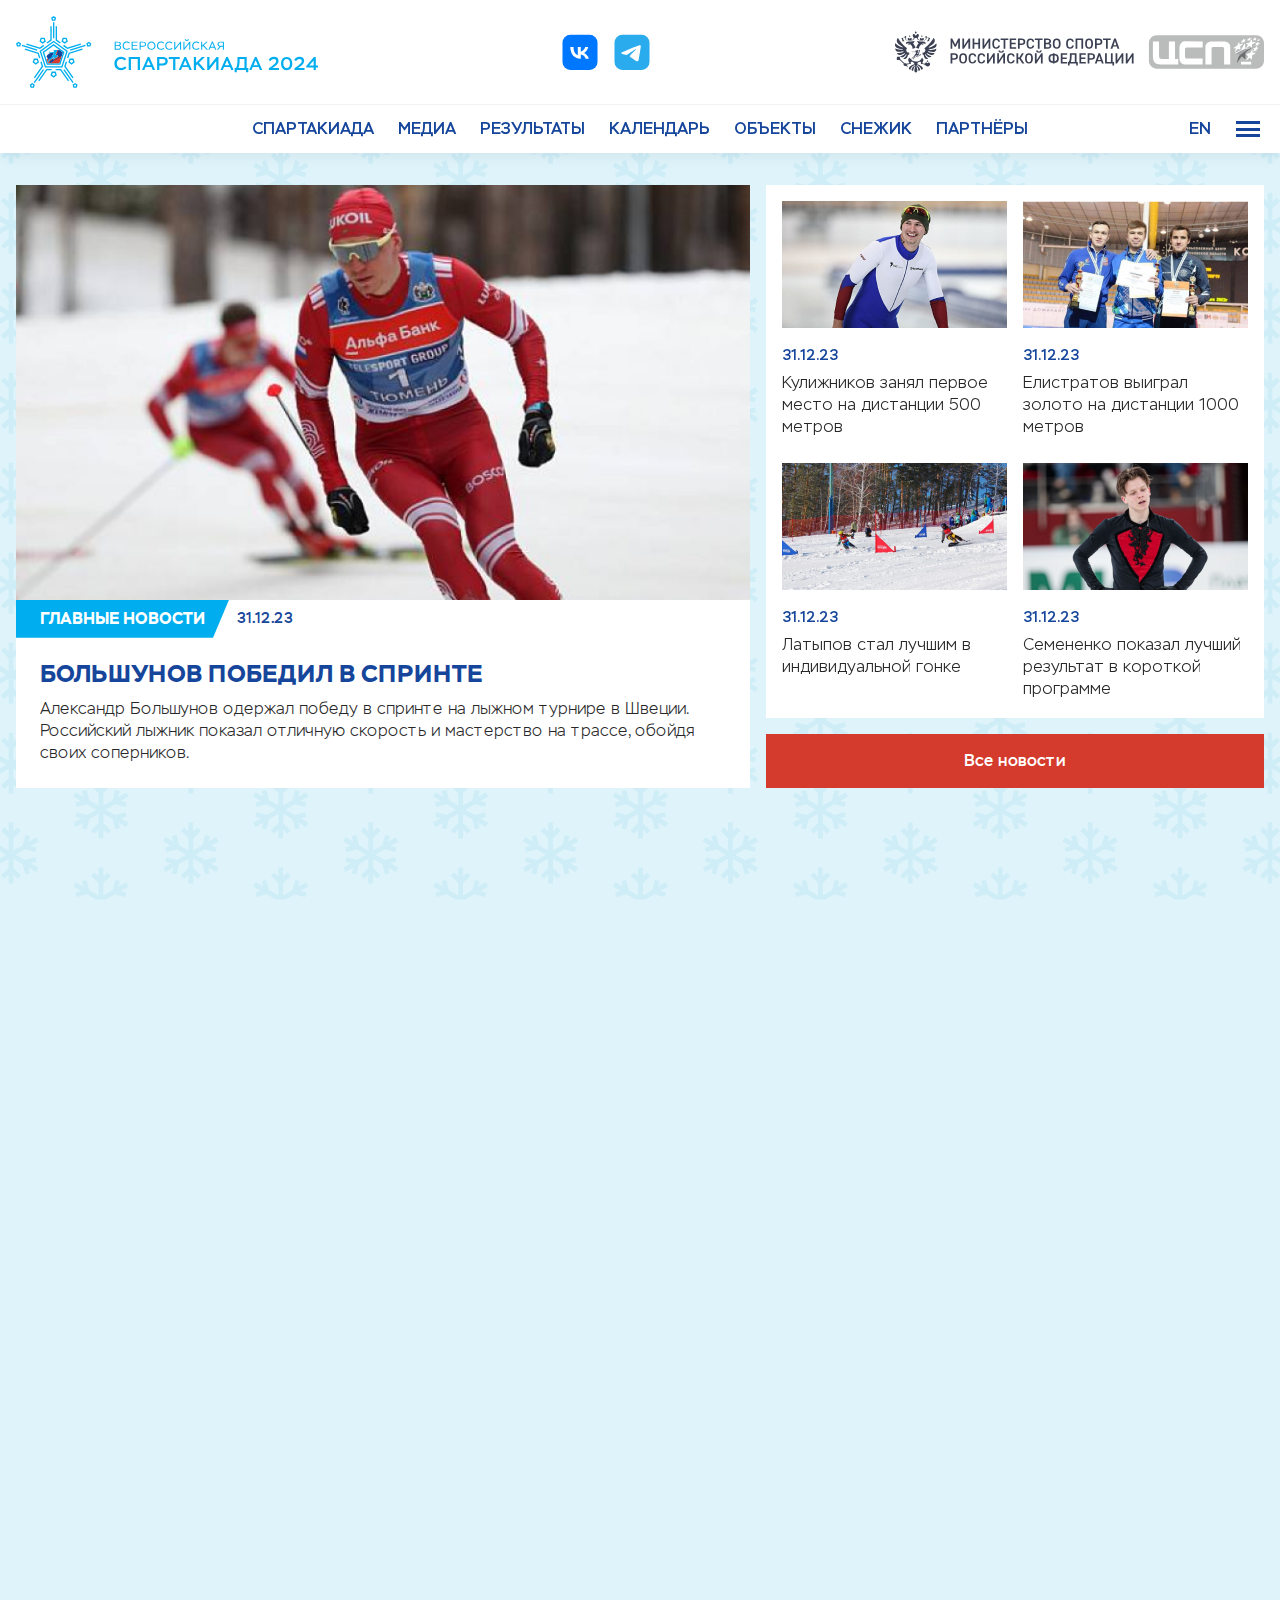
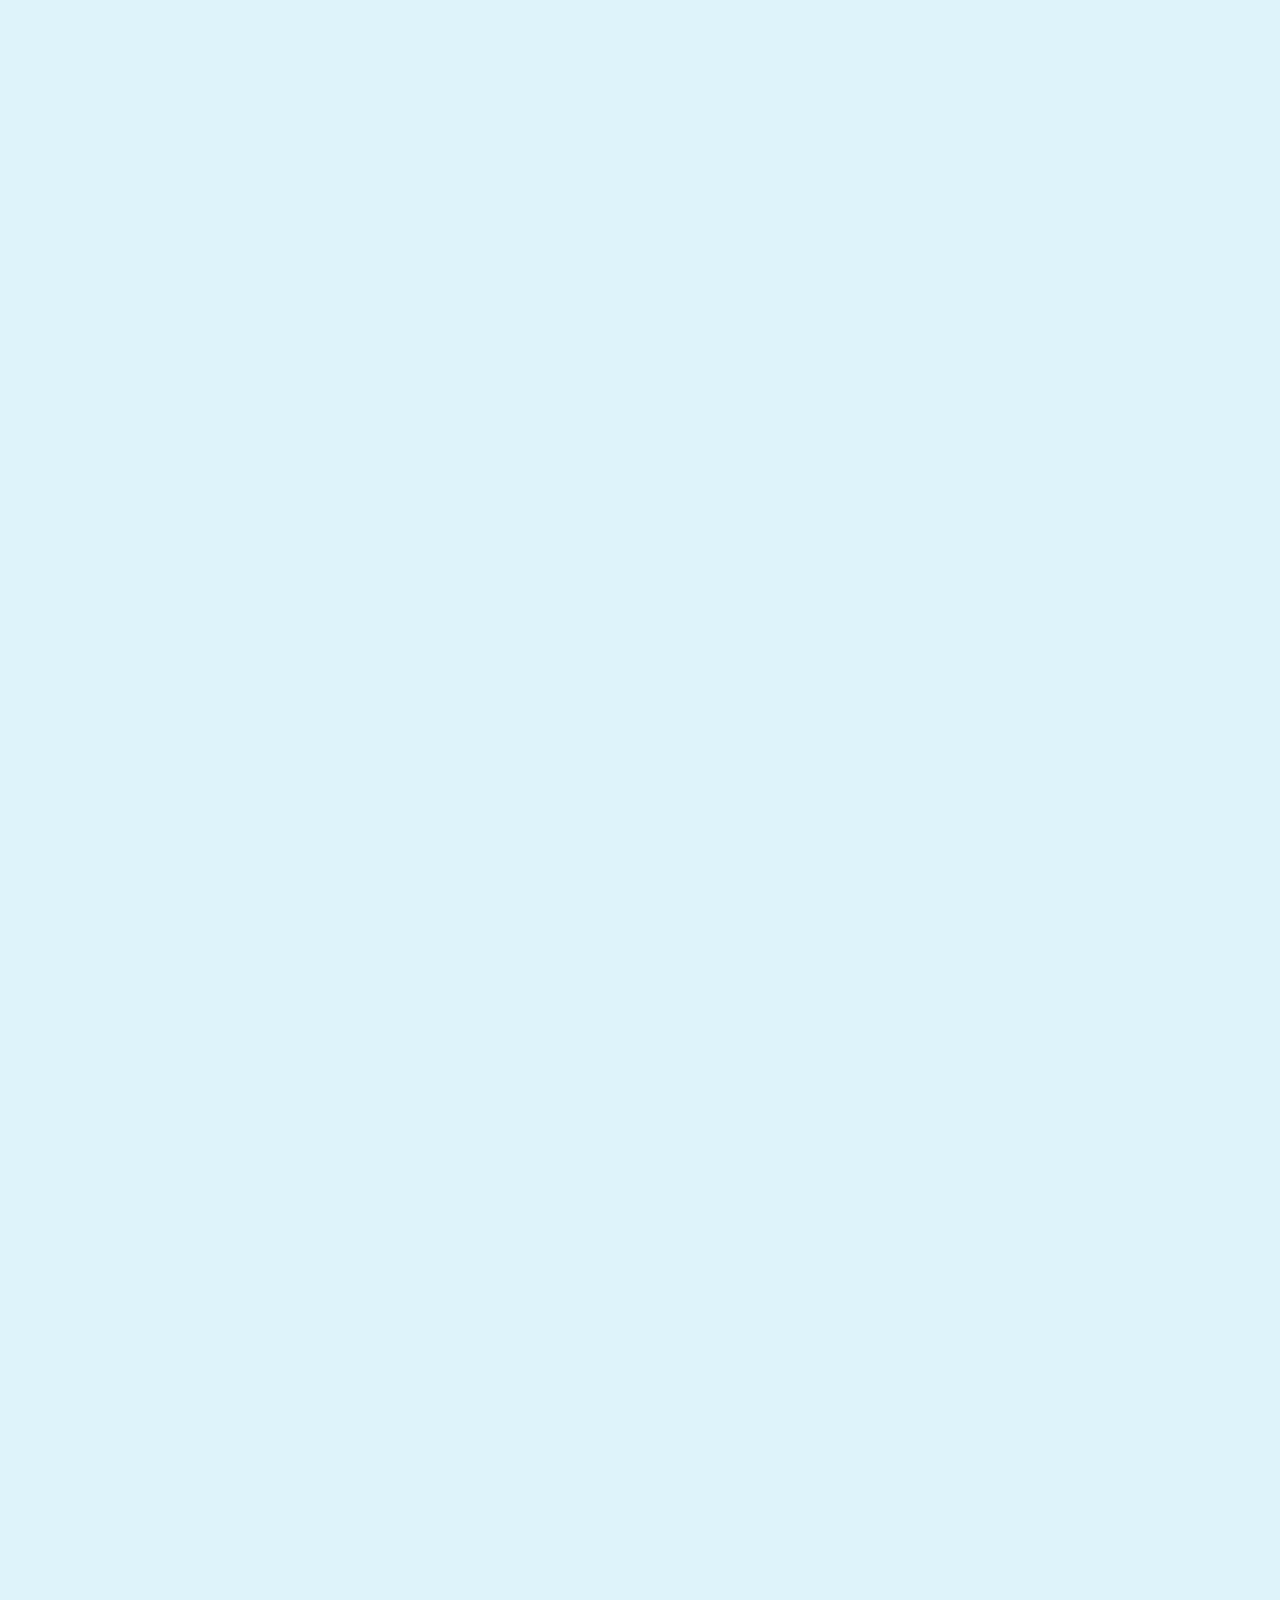
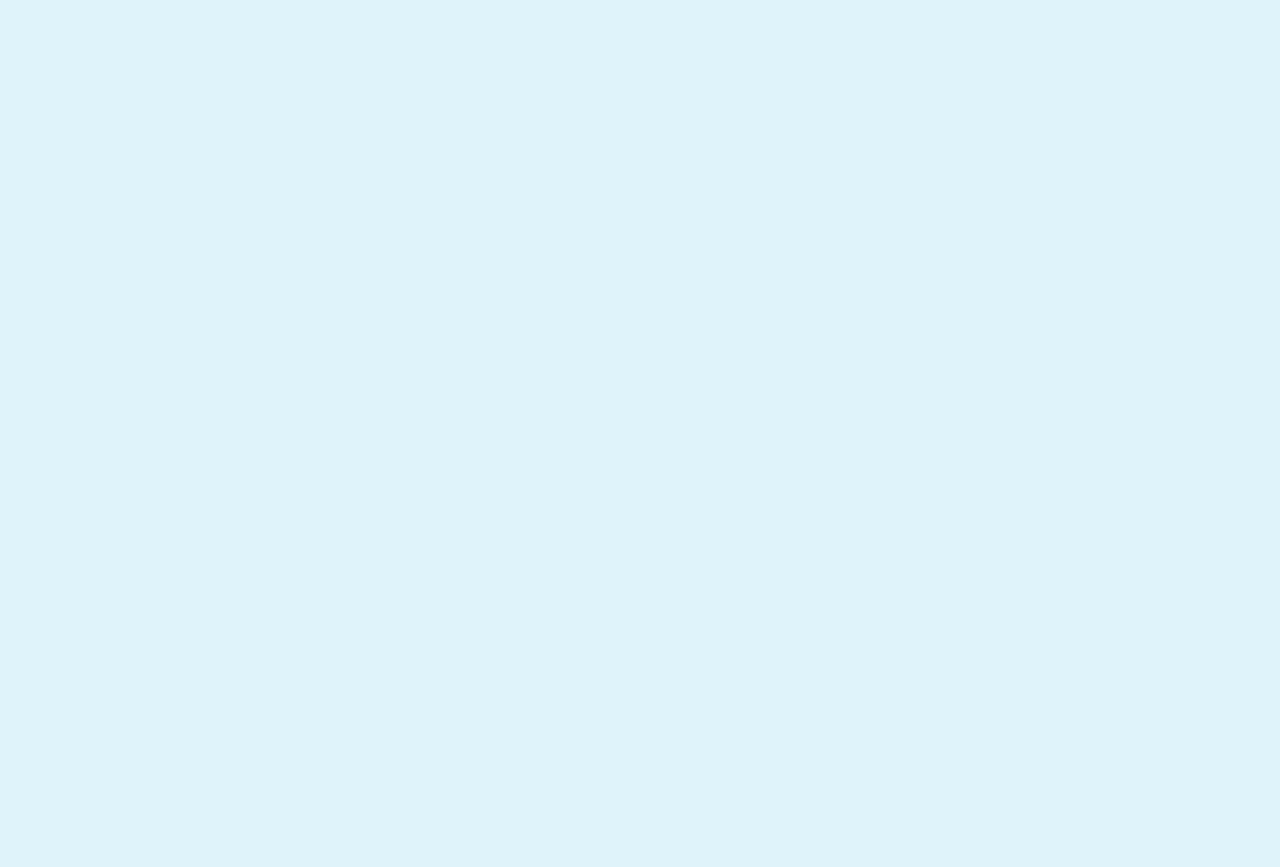
<file: index.html>
<!DOCTYPE html>
<html lang="ru">

<head>
	<meta charset="UTF-8">
	<meta http-equiv="X-UA-Compatible" content="IE=edge">
	<meta name="viewport" content="width=device-width, initial-scale=1.0">
	<title>СПАРТАКИАДА 2024 - Главная</title>
	<meta property="og:title" content="СПАРТАКИАДА 2024 - Главная">
	<meta property="og:description" content="Описание">
	<meta property="og:url" content="/">
	<meta property="og:site_name" content="СПАРТАКИАДА 2024 - Главная">
	<!-- favicon -->
	<link rel="apple-touch-icon" sizes="180x180" href="img/favicon/apple-touch-icon.png">
	<link rel="icon" type="image/png" sizes="32x32" href="img/favicon/favicon-32x32.png">
	<link rel="icon" type="image/png" sizes="16x16" href="img/favicon/favicon-16x16.png">
	<link rel="manifest" href="img/favicon/site.webmanifest">
	<link rel="mask-icon" href="img/favicon/safari-pinned-tab.svg" color="#5bbad5">
	<meta name="msapplication-TileColor" content="#ffffff">
	<meta name="theme-color" content="#ffffff">
	<!-- styles -->
	<link rel="stylesheet" href="css/vendor.min.css">
	<link rel="stylesheet" href="css/app.min.css">
</head>

<body>
	<!-- wrapper -->
	<div class="wrapper">
		<!-- header -->
		<header class="header" id="header" data-aos="fade-in">
			<div class="header__top">
				<div class="container">
					<div class="header__wrapper">
						<a href="index.html" class="header__logotype">
							<img src="img/logotype.svg" width="302" height="72" alt="СПАРТАКИАДА 2024">
						</a>
						<div class="c-socnav header__socnav">
							<ul class="c-socnav__list">
								<li class="c-socnav__item">
									<a href="#" class="c-socnav__link">
										<svg class="c-socnav__icon">
											<use xlink:href="img/sprite.svg#icon-vk"></use>
										</svg>
									</a>
								</li>
								<li class="c-socnav__item">
									<a href="#" class="c-socnav__link">
										<svg class="c-socnav__icon">
											<use xlink:href="img/sprite.svg#icon-tg"></use>
										</svg>
									</a>
								</li>
							</ul>
						</div>
						<div class="header__partners">
							<a href="#" class="header__partner">
								<img src="img/min-sport.svg" width="245" height="43" alt="МИНИСТЕРСТВО СПОРТА">
							</a>
							<a href="#" class="header__partner">
								<img src="img/csp.svg" width="116" height="34" alt="ЦСП">
							</a>
						</div>
						<div class="header__controls header__controls--mobile">
							<a href="#" class="c-language header__language">EN</a>
							<button class="hamburger" aria-label="Меню">
								<span class="hamburger__inner"></span>
								<span class="hamburger__inner"></span>
								<span class="hamburger__inner"></span>
							</button>
						</div>
					</div>
				</div>
			</div>
			<div class="header__bottom">
				<div class="container">
					<div class="header__wrapper">
						<nav class="nav header__nav">
							<ul class="nav__list">
								<li class="nav__item">
									<a href="#" class="nav__link">Спартакиада</a>
								</li>
								<li class="nav__item">
									<a href="#" class="nav__link">Медиа</a>
								</li>
								<li class="nav__item">
									<a href="#" class="nav__link">Результаты</a>
								</li>
								<li class="nav__item">
									<a href="#" class="nav__link">Календарь</a>
								</li>
								<li class="nav__item">
									<a href="#" class="nav__link">Объекты</a>
								</li>
								<li class="nav__item">
									<a href="#" class="nav__link">Снежик</a>
								</li>
								<li class="nav__item">
									<a href="#" class="nav__link">Партнёры</a>
								</li>
							</ul>
						</nav>
						<div class="header__controls">
							<a href="#" class="c-language header__language">EN</a>
							<button class="hamburger" aria-label="Меню">
								<span class="hamburger__inner"></span>
								<span class="hamburger__inner"></span>
								<span class="hamburger__inner"></span>
							</button>
						</div>
					</div>
				</div>
			</div>
		</header>
		<!-- end of header -->
		<!-- content -->
		<div class="wrapper__content">
			<!-- news -->
			<section class="main-news section-indent" id="news">
				<div class="container">
					<div class="main-news__wrap">
						<div class="main-news__left">
							<a href="#" class="main-news-big main-news__big" data-aos="fade-in">
								<picture class="main-news-big__img">
									<img src="img/main-news-01.jpg" alt="Image">
								</picture>
								<div class="main-news-big__inner">
									<span class="main-news-big__head">ГЛАВНЫЕ НОВОСТИ</span>
									<span class="main-news-big__date">31.12.23</span>
								</div>
								<div class="main-news-big__body">
									<span class="main-news-big__title">Большунов победил в спринте</span>
									<p class="main-news-big__description">Александр Большунов одержал победу в спринте на лыжном турнире в Швеции. Российский лыжник показал отличную скорость и мастерство на трассе, обойдя своих соперников.</p>
								</div>
							</a>
						</div>
						<div class="main-news__right">
							<div class="main-news__wrapper" data-aos="fade-left">
								<a href="#" class="main-news-sm main-news__item" data-aos="fade-in">
									<picture class="main-news-sm__img">
										<img src="img/main-news-02.jpg" alt="Image">
									</picture>
									<div class="main-news-sm__body">
										<span class="main-news-sm__date">31.12.23</span>
										<span class="main-news-sm__title">Кулижников занял первое место на дистанции 500 метров</span>
									</div>
								</a>
								<a href="#" class="main-news-sm main-news__item" data-aos="fade-in">
									<picture class="main-news-sm__img">
										<img src="img/main-news-03.jpg" alt="Image">
									</picture>
									<div class="main-news-sm__body">
										<span class="main-news-sm__date">31.12.23</span>
										<span class="main-news-sm__title">Елистратов выиграл золото на дистанции 1000 метров</span>
									</div>
								</a>
								<a href="#" class="main-news-sm main-news__item" data-aos="fade-in">
									<picture class="main-news-sm__img">
										<img src="img/main-news-04.jpg" alt="Image">
									</picture>
									<div class="main-news-sm__body">
										<span class="main-news-sm__date">31.12.23</span>
										<span class="main-news-sm__title">Латыпов стал лучшим в индивидуальной гонке</span>
									</div>
								</a>
								<a href="#" class="main-news-sm main-news__item" data-aos="fade-in">
									<picture class="main-news-sm__img">
										<img src="img/main-news-05.jpg" alt="Image">
									</picture>
									<div class="main-news-sm__body">
										<span class="main-news-sm__date">31.12.23</span>
										<span class="main-news-sm__title">Семененко показал лучший результат в короткой программе</span>
									</div>
								</a>
							</div>
							<a href="#" class="main-news__more btn" data-aos="fade-up" data-aos-anchor="news">Все новости</a>
						</div>
					</div>
				</div>
			</section>
			<!-- end of news -->
			<!-- calendar -->
			<section class="main-calendar section-indent" id="calendar">
				<div class="container">
					<div class="section-wrap section-wrap--sm" data-aos="fade-up">
						<div class="section-heading section-heading--indent-md">
							<h2 class="section-heading__title" data-aos="fade-up">Календарь дня</h2>
						</div>
						<div class="main-calendar__wrap">
							<h3 class="main-calendar__head" data-aos="fade-up">8 ФЕВРАЛЯ</h3>
							<div class="main-calendar__wrapper">
								<a href="#" class="main-calendar__item" data-aos="fade-up">
									<div class="main-calendar__inner">
										<span class="main-calendar__time">9:00</span>
										<span class="main-calendar__value">Мужчины / Женщины</span>
									</div>
									<div class="main-calendar__event">
										<picture class="main-calendar__event-img">
											<img src="img/skeleton.svg" alt="Icon">
										</picture>
										<span class="main-calendar__event-name">СКЕЛЕТОН</span>
									</div>
									<div class="main-calendar__inner">
										<span class="main-calendar__text">Квалификация</span>
										<span class="main-calendar__text">1-й и 2-й заезды</span>
									</div>
									<div class="main-calendar__bottom">
										<span class="main-calendar__location">
											<svg>
												<use xlink:href="img/sprite.svg#icon-location"></use>
											</svg>
											<span>Красная Поляна</span>
										</span>
									</div>
								</a>
								<a href="#" class="main-calendar__item" data-aos="fade-up">
									<div class="main-calendar__inner">
										<span class="main-calendar__time">17:00</span>
										<span class="main-calendar__value">Мужчины</span>
									</div>
									<div class="main-calendar__event">
										<picture class="main-calendar__event-img">
											<img src="img/skeleton.svg" alt="Icon">
										</picture>
										<span class="main-calendar__event-name">БОБСЛЕЙ</span>
									</div>
									<div class="main-calendar__inner">
										<span class="main-calendar__text">Квалификация</span>
										<span class="main-calendar__text">1-й и 2-й заезды</span>
									</div>
									<div class="main-calendar__bottom">
										<span class="main-calendar__location">
											<svg>
												<use xlink:href="img/sprite.svg#icon-location"></use>
											</svg>
											<span>Красная Поляна</span>
										</span>
									</div>
								</a>
								<a href="#" class="main-calendar__item" data-aos="fade-up">
									<div class="main-calendar__inner">
										<span class="main-calendar__time">17:00</span>
										<span class="main-calendar__value">Мужчины / Женщины</span>
									</div>
									<div class="main-calendar__event">
										<picture class="main-calendar__event-img">
											<img src="img/skeleton.svg" alt="Icon">
										</picture>
										<span class="main-calendar__event-name">БОБСЛЕЙ</span>
									</div>
									<div class="main-calendar__inner">
										<span class="main-calendar__text">Квалификация</span>
										<span class="main-calendar__text">1-й и 2-й заезды</span>
									</div>
									<div class="main-calendar__bottom">
										<span class="main-calendar__location">
											<svg>
												<use xlink:href="img/sprite.svg#icon-location"></use>
											</svg>
											<span>Красная Поляна</span>
										</span>
									</div>
								</a>
								<a href="#" class="main-calendar__item" data-aos="fade-up">
									<div class="main-calendar__inner">
										<span class="main-calendar__time">18:30</span>
										<span class="main-calendar__value">Женщины Монобоб </span>
									</div>
									<div class="main-calendar__event">
										<picture class="main-calendar__event-img">
											<img src="img/skeleton.svg" alt="Icon">
										</picture>
										<span class="main-calendar__event-name">БОБСЛЕЙ</span>
									</div>
									<div class="main-calendar__inner">
										<span class="main-calendar__text">Квалификация</span>
										<span class="main-calendar__text">1-й и 2-й заезды</span>
									</div>
									<div class="main-calendar__bottom">
										<span class="main-calendar__location">
											<svg>
												<use xlink:href="img/sprite.svg#icon-location"></use>
											</svg>
											<span>Красная Поляна</span>
										</span>
									</div>
								</a>
							</div>
						</div>
						<div class="main-calendar__wrap">
							<h3 class="main-calendar__head" data-aos="fade-up">9 ФЕВРАЛЯ</h3>
							<div class="main-calendar__wrapper">
								<a href="#" class="main-calendar__item" data-aos="fade-up">
									<div class="main-calendar__inner">
										<span class="main-calendar__time">9:00</span>
										<span class="main-calendar__value">Мужчины / Женщины</span>
									</div>
									<div class="main-calendar__event">
										<picture class="main-calendar__event-img">
											<img src="img/skeleton.svg" alt="Icon">
										</picture>
										<span class="main-calendar__event-name">СКЕЛЕТОН</span>
									</div>
									<div class="main-calendar__inner">
										<span class="main-calendar__text">Квалификация</span>
										<span class="main-calendar__text">3-й и 4-й заезды</span>
									</div>
									<div class="main-calendar__bottom">
										<span class="main-calendar__location">
											<svg>
												<use xlink:href="img/sprite.svg#icon-location"></use>
											</svg>
											<span>Красная Поляна</span>
										</span>
									</div>
								</a>
								<a href="#" class="main-calendar__item" data-aos="fade-up">
									<div class="main-calendar__inner">
										<span class="main-calendar__time">13:32</span>
										<span class="main-calendar__value">Женщины</span>
									</div>
									<div class="main-calendar__event">
										<picture class="main-calendar__event-img">
											<img src="img/short-track.svg" alt="Icon">
										</picture>
										<span class="main-calendar__event-name">ШОРТ-ТРЕК</span>
									</div>
									<div class="main-calendar__inner">
										<span class="main-calendar__text">1500 м.</span>
										<span class="main-calendar__text">Финал</span>
									</div>
									<div class="main-calendar__bottom">
										<span class="main-calendar__location">
											<svg>
												<use xlink:href="img/sprite.svg#icon-location"></use>
											</svg>
											<span>Челябинск</span>
										</span>
									</div>
								</a>
								<a href="#" class="main-calendar__item" data-aos="fade-up">
									<div class="main-calendar__inner">
										<span class="main-calendar__time">13:44</span>
										<span class="main-calendar__value">Мужчины</span>
									</div>
									<div class="main-calendar__event">
										<picture class="main-calendar__event-img">
											<img src="img/short-track.svg" alt="Icon">
										</picture>
										<span class="main-calendar__event-name">ШОРТ-ТРЕК</span>
									</div>
									<div class="main-calendar__inner">
										<span class="main-calendar__text">1500 м.</span>
										<span class="main-calendar__text">Финал</span>
									</div>
									<div class="main-calendar__bottom">
										<span class="main-calendar__location">
											<svg>
												<use xlink:href="img/sprite.svg#icon-location"></use>
											</svg>
											<span>Челябинск</span>
										</span>
									</div>
								</a>
								<a href="#" class="main-calendar__item" data-aos="fade-up">
									<div class="main-calendar__inner">
										<span class="main-calendar__time">15:30</span>
										<span class="main-calendar__value">Мужчины / Женщины</span>
									</div>
									<div class="main-calendar__event">
										<picture class="main-calendar__event-img">
											<img src="img/kerling.svg" alt="Icon">
										</picture>
										<span class="main-calendar__event-name">КЕРЛИНГ</span>
									</div>
									<div class="main-calendar__inner">
										<span class="main-calendar__text">Смешанные пары</span>
										<span class="main-calendar__text">Круговой турнир</span>
									</div>
									<div class="main-calendar__bottom">
										<span class="main-calendar__location">
											<svg>
												<use xlink:href="img/sprite.svg#icon-location"></use>
											</svg>
											<span>Красноярск</span>
										</span>
									</div>
								</a>
								<a href="#" class="main-calendar__item" data-aos="fade-up">
									<div class="main-calendar__inner">
										<span class="main-calendar__time">17:00</span>
										<span class="main-calendar__value">Мужчины Двухместный</span>
									</div>
									<div class="main-calendar__event">
										<picture class="main-calendar__event-img">
											<img src="img/skeleton.svg" alt="Icon">
										</picture>
										<span class="main-calendar__event-name">БОБСЛЕЙ</span>
									</div>
									<div class="main-calendar__inner">
										<span class="main-calendar__text">Квалификация</span>
										<span class="main-calendar__text">3-й и 4-й заезды</span>
									</div>
									<div class="main-calendar__bottom">
										<span class="main-calendar__location">
											<svg>
												<use xlink:href="img/sprite.svg#icon-location"></use>
											</svg>
											<span>Красная Поляна</span>
										</span>
									</div>
								</a>
								<a href="#" class="main-calendar__item" data-aos="fade-up">
									<div class="main-calendar__inner">
										<span class="main-calendar__time">18:30</span>
										<span class="main-calendar__value">Женщины Монобоб </span>
									</div>
									<div class="main-calendar__event">
										<picture class="main-calendar__event-img">
											<img src="img/skeleton.svg" alt="Icon">
										</picture>
										<span class="main-calendar__event-name">БОБСЛЕЙ</span>
									</div>
									<div class="main-calendar__inner">
										<span class="main-calendar__text">Квалификация</span>
										<span class="main-calendar__text">3-й и 4-й заезды</span>
									</div>
									<div class="main-calendar__bottom">
										<span class="main-calendar__location">
											<svg>
												<use xlink:href="img/sprite.svg#icon-location"></use>
											</svg>
											<span>Красная Поляна</span>
										</span>
									</div>
								</a>
								<a href="#" class="main-calendar__item" data-aos="fade-up">
									<div class="main-calendar__inner">
										<span class="main-calendar__time">19:30</span>
										<span class="main-calendar__value">ЦЕРЕМОНИЯ ОТКРЫТИЯ</span>
									</div>
									<div class="main-calendar__bottom">
										<span class="main-calendar__location">
											<svg>
												<use xlink:href="img/sprite.svg#icon-location"></use>
											</svg>
											<span>Челябинск</span>
										</span>
									</div>
								</a>
							</div>
						</div>
					</div>
				</div>
			</section>
			<!-- end of calendar -->
			<!-- competition -->
			<section class="competition section-indent-sm" id="competition">
				<div class="container">
					<div class="section-wrap section-wrap--sm" data-aos="fade-up">
						<div class="section-heading">
							<h2 class="section-heading__title" data-aos="fade-up">Командный зачет</h2>
						</div>
						<div class="competition-table competition__table" data-aos="fade-up">
							<table class="competition-table__table">
								<thead class="competition-table__head">
									<tr class="competition-table__row">
										<td class="competition-table__elem">
											<span class="competition-table__heading">МЕСТО</span>
										</td>
										<td class="competition-table__elem">
											<span class="competition-table__heading">РЕГИОН</span>
										</td>
										<td class="competition-table__elem">
											<span class="competition-table__heading">ОЧКИ</span>
										</td>
									</tr>
								</thead>
								<thead class="competition-table__body">
									<tr class="competition-table__row">
										<td class="competition-table__elem">
											<span class="competition-table__value">1</span>
										</td>
										<td class="competition-table__elem">
											<span class="competition-table__value">Архангельская область</span>
										</td>
										<td class="competition-table__elem">
											<span class="competition-table__value">525</span>
										</td>
									</tr>
									<tr class="competition-table__row">
										<td class="competition-table__elem">
											<span class="competition-table__value">2</span>
										</td>
										<td class="competition-table__elem">
											<span class="competition-table__value">Тюменская область</span>
										</td>
										<td class="competition-table__elem">
											<span class="competition-table__value">504</span>
										</td>
									</tr>
									<tr class="competition-table__row">
										<td class="competition-table__elem">
											<span class="competition-table__value">3</span>
										</td>
										<td class="competition-table__elem">
											<span class="competition-table__value">Ханты-Мансийский автономный округ</span>
										</td>
										<td class="competition-table__elem">
											<span class="competition-table__value">511</span>
										</td>
									</tr>
									<tr class="competition-table__row">
										<td class="competition-table__elem">
											<span class="competition-table__value">4</span>
										</td>
										<td class="competition-table__elem">
											<span class="competition-table__value">Московская область</span>
										</td>
										<td class="competition-table__elem">
											<span class="competition-table__value">435</span>
										</td>
									</tr>
									<tr class="competition-table__row">
										<td class="competition-table__elem">
											<span class="competition-table__value">5</span>
										</td>
										<td class="competition-table__elem">
											<span class="competition-table__value">Забайкальский край</span>
										</td>
										<td class="competition-table__elem">
											<span class="competition-table__value">410</span>
										</td>
									</tr>
								</thead>
							</table>
						</div>
					</div>
				</div>
			</section>
			<!-- end of competition -->
			<!-- partners -->
			<section class="main-partners section-indent" id="partners">
				<div class="container">
					<div class="section-wrap section-wrap--blue" data-aos="fade-up">
						<div class="section-heading section-heading--indent-lg">
							<h2 class="section-heading__title" data-aos="fade-up">Партнеры</h2>
						</div>
						<div class="main-partners__wrapper">
							<picture class="main-partners__item" data-aos="fade-up">
								<img src="img/main-partners-01.png" height="49" alt="Image">
							</picture>
							<picture class="main-partners__item" data-aos="fade-up">
								<img src="img/main-partners-02.png" height="49" alt="Image">
							</picture>
							<picture class="main-partners__item" data-aos="fade-up">
								<img src="img/main-partners-03.png" height="49" alt="Image">
							</picture>
							<picture class="main-partners__item" data-aos="fade-up">
								<img src="img/main-partners-04.png" height="49" alt="Image">
							</picture>
							<picture class="main-partners__item" data-aos="fade-up">
								<img src="img/main-partners-05.png" height="49" alt="Image">
							</picture>
						</div>
					</div>
				</div>
			</section>
			<!-- end of partners -->
			<!-- videos -->
			<section class="main-media section-indent" id="videos">
				<div class="container">
					<div class="section-wrap section-wrap--sm" data-aos="fade-up">
						<div class="section-heading">
							<h2 class="section-heading__title" data-aos="fade-up">Видео</h2>
						</div>
						<div class="main-media__wrapper">
							<article class="main-media__item" data-aos="fade-up">
								<div class="main-media__media">
									<picture class="main-media__media-img">
										<img src="img/main-gallery-01.jpg" alt="Image">
										<svg>
											<use xlink:href="img/sprite.svg#icon-play-red"></use>
										</svg>
									</picture>
									<div class="main-media__media-iframe">
										<iframe data-src="https://vk.com/video_ext.php?oid=-214605907&id=456239019&hd=2&autoplay=1" width="100%" height="100%" allow="autoplay; encrypted-media; picture-in-picture;" frameborder="0" allowfullscreen></iframe>
									</div>
									<div class="main-media__loader">
										<div class="loading-spinner">
											<svg class="loading-spinner__circle-svg" viewBox="25 25 50 50">
												<circle class="loading-spinner__circle-stroke" cx="50" cy="50" r="20" fill="none" stroke="#16469B" stroke-width="5" stroke-miterlimit="10" />
											</svg>
										</div>
									</div>
								</div>
								<a href="#" class="main-media__link">Трансляция турнира Спартакиады-2024 по сноуборду в параллельном слаломе</a>
							</article>
							<article class="main-media__item" data-aos="fade-up">
								<div class="main-media__media">
									<picture class="main-media__media-img">
										<img src="img/main-gallery-02.jpg" alt="Image">
										<svg>
											<use xlink:href="img/sprite.svg#icon-play-red"></use>
										</svg>
									</picture>
									<div class="main-media__media-iframe">
										<iframe data-src="https://vk.com/video_ext.php?oid=-214605907&id=456239019&hd=2&autoplay=1" width="100%" height="100%" allow="autoplay; encrypted-media; picture-in-picture;" frameborder="0" allowfullscreen></iframe>
									</div>
									<div class="main-media__loader">
										<div class="loading-spinner">
											<svg class="loading-spinner__circle-svg" viewBox="25 25 50 50">
												<circle class="loading-spinner__circle-stroke" cx="50" cy="50" r="20" fill="none" stroke="#16469B" stroke-width="5" stroke-miterlimit="10" />
											</svg>
										</div>
									</div>
								</div>
								<a href="#" class="main-media__link">Трансляция турнира Спартакиады-2024 по сноуборду в параллельном слаломе</a>
							</article>
						</div>
					</div>
				</div>
			</section>
			<!-- end of videos -->
			<!-- gallery -->
			<section class="main-media section-indent" id="gallery">
				<div class="container">
					<div class="section-wrap section-wrap--sm" data-aos="fade-up">
						<div class="section-heading">
							<h2 class="section-heading__title" data-aos="fade-up">Галерея</h2>
						</div>
						<div class="main-media__wrapper">
							<a href="#" class="main-media__item" data-aos="fade-up">
								<picture class="main-media__img">
									<img src="img/main-gallery-01.jpg" alt="Image">
								</picture>
								<span class="main-media__link">Соревнования по фристайлу в дисциплине «могул»</span>
							</a>
							<a href="#" class="main-media__item" data-aos="fade-up">
								<picture class="main-media__img">
									<img src="img/main-gallery-02.jpg" alt="Image">
								</picture>
								<span class="main-media__link">Соревнования по фристайлу в дисциплине «могул»</span>
							</a>
						</div>
					</div>
				</div>
			</section>
			<!-- end of gallery -->
			<!-- info -->
			<section class="main-info section-indent" id="info">
				<div class="container">
					<div class="main-info__wrapper">
						<div class="main-info__item" data-aos="fade-up">
							<h2 class="main-info__title">Снежик</h2>
							<picture class="main-info__img">
								<img src="img/snejik.jpg" alt="Image">
							</picture>
							<p class="main-info__description">
								Официальным талисманом Всероссийской Спартакиады сильнейших спортсменов по зимним видам спорта является персонаж Снежик.
								<br>
								Талисман символизирует снежинку и этому есть объяснение. Снежинка – одно из самых загадочных и красивых явлений в природе. Как и спорт. Наблюдать за выступлениями сильнейших атлетов – особое удовольствие. Визуально их действия выглядят легко и завораживающе. Но мы все знаем, какой титанический труд стоит за внешней легкостью движений спортсменов.
							</p>
						</div>
						<div class="main-info__item" data-aos="fade-up">
							<h2 class="main-info__title">Спартакиада</h2>
							<picture class="main-info__img">
								<img src="img/spartakiada.jpg" alt="Image">
							</picture>
							<p class="main-info__description">
								Возрожденная Спартакиада сильнейших спортсменов по зимним видам с 9 по 18 февраля 2024 года в пяти регионах России:
								<br>
								Челябинской, Тюменской и Свердловской областях, Краснодарском и Красноярском края. Спортсмены разыграют 108 комплектов наград по программе Олимпийских игр 2026 года.
							</p>
						</div>
					</div>
				</div>
			</section>
			<!-- end of info -->
		</div>
		<!-- end of content -->
		<!-- footer -->
		<footer class="footer" id="footer" data-aos="fade-in">
			<div class="container">
				<div class="footer__main">
					<div class="footer__wrapper">
						<a href="#" class="footer__logotype">
							<img src="img/logotype-white.svg" width="302" height="72" alt="СПАРТАКИАДА 2024">
						</a>
						<div class="c-socnav footer__socnav">
							<ul class="c-socnav__list">
								<li class="c-socnav__item">
									<a href="#" class="c-socnav__link">
										<svg class="c-socnav__icon">
											<use xlink:href="img/sprite.svg#icon-vk"></use>
										</svg>
									</a>
								</li>
								<li class="c-socnav__item">
									<a href="#" class="c-socnav__link">
										<svg class="c-socnav__icon">
											<use xlink:href="img/sprite.svg#icon-tg"></use>
										</svg>
									</a>
								</li>
							</ul>
						</div>
						<div class="footer__partners">
							<a href="#" class="footer__partner">
								<img src="img/min-sport-white.svg" width="245" height="43" alt="МИНИСТЕРСТВО СПОРТА">
							</a>
							<a href="#" class="footer__partner">
								<img src="img/csp-white.svg" width="116" height="34" alt="ЦСП">
							</a>
						</div>
					</div>
					<div class="footer__wrapper">
						<p class="footer__copyright">2024 Официальный сайт Всероссийской спартакиады 2024 года. Все права защищены</p>
					</div>
				</div>
			</div>
		</footer>
		<!-- end of footer -->
	</div>
	<!-- end of wrapper -->
	<!-- menu -->
	<div class="menu" id="menu">
		<div class="menu__wrap">
			<div class="menu__main">
				<ul class="menu__list">
					<li class="menu__item">
						<div class="menu__elem">
							<a href="#" class="menu__link menu__link--trigger">
								<span>Спартакиада</span>
								<svg>
									<use xlink:href="img/sprite.svg#icon-arrow-more"></use>
								</svg>
							</a>
							<ul class="menu__sublist">
								<li class="menu__subitem">
									<a href="#" class="menu__link">
										<span>Новости</span>
									</a>
								</li>
							</ul>
						</div>
					</li>
					<li class="menu__item">
						<div class="menu__elem">
							<a href="#" class="menu__link menu__link--trigger">
								<span>Медиа</span>
								<svg>
									<use xlink:href="img/sprite.svg#icon-arrow-more"></use>
								</svg>
							</a>
							<ul class="menu__sublist">
								<li class="menu__subitem">
									<a href="news.html" class="menu__link">
										<span>Новости</span>
									</a>
								</li>
								<li class="menu__subitem">
									<a href="#" class="menu__link">
										<span>Фото</span>
									</a>
								</li>
								<li class="menu__subitem">
									<a href="broadcasts.html" class="menu__link">
										<span>Трансляции</span>
									</a>
								</li>
							</ul>
						</div>
					</li>
					<li class="menu__item">
						<div class="menu__elem">
							<a href="#" class="menu__link menu__link--trigger">
								<span>Результаты</span>
								<svg>
									<use xlink:href="img/sprite.svg#icon-arrow-more"></use>
								</svg>
							</a>
							<ul class="menu__sublist">
								<li class="menu__subitem">
									<a href="#" class="menu__link">
										<span>Индивидуальные результаты</span>
									</a>
								</li>
								<li class="menu__subitem">
									<a href="#" class="menu__link">
										<span>Командный зачёт</span>
									</a>
								</li>
							</ul>
						</div>
					</li>
					<li class="menu__item">
						<div class="menu__elem">
							<a href="#" class="menu__link menu__link--uppercase">
								<span>Календарь</span>
							</a>
						</div>
					</li>
					<li class="menu__item">
						<div class="menu__elem">
							<a href="objects.html" class="menu__link menu__link--uppercase">
								<span>Объекты</span>
							</a>
						</div>
					</li>
					<li class="menu__item">
						<div class="menu__elem">
							<a href="#" class="menu__link menu__link--uppercase">
								<span>Снежик</span>
							</a>
						</div>
					</li>
					<li class="menu__item">
						<div class="menu__elem">
							<a href="partners.html" class="menu__link menu__link--uppercase">
								<span>Партнёры</span>
							</a>
						</div>
					</li>
				</ul>
			</div>
			<div class="menu__bottom">
				<div class="c-socnav menu__socnav">
					<ul class="c-socnav__list">
						<li class="c-socnav__item">
							<a href="#" class="c-socnav__link">
								<svg class="c-socnav__icon">
									<use xlink:href="img/sprite.svg#icon-vk"></use>
								</svg>
							</a>
						</li>
						<li class="c-socnav__item">
							<a href="#" class="c-socnav__link">
								<svg class="c-socnav__icon">
									<use xlink:href="img/sprite.svg#icon-tg"></use>
								</svg>
							</a>
						</li>
					</ul>
				</div>
				<div class="menu__partners">
					<a href="#" class="menu__partner">
						<img src="img/min-sport.svg" width="245" height="43" alt="МИНИСТЕРСТВО СПОРТА">
					</a>
					<a href="#" class="menu__partner">
						<img src="img/csp.svg" width="116" height="34" alt="ЦСП">
					</a>
				</div>
				<p class="menu__copyright">2024 Официальный сайт Всероссийской спартакиады 2024 года. Все права защищены</p>
			</div>
		</div>
	</div>
	<!-- end of menu -->
	<!-- scripts -->
	<script src="js/vendor.min.js"></script>
	<script src="js/app.min.js"></script>
</body>

</html>
</file>
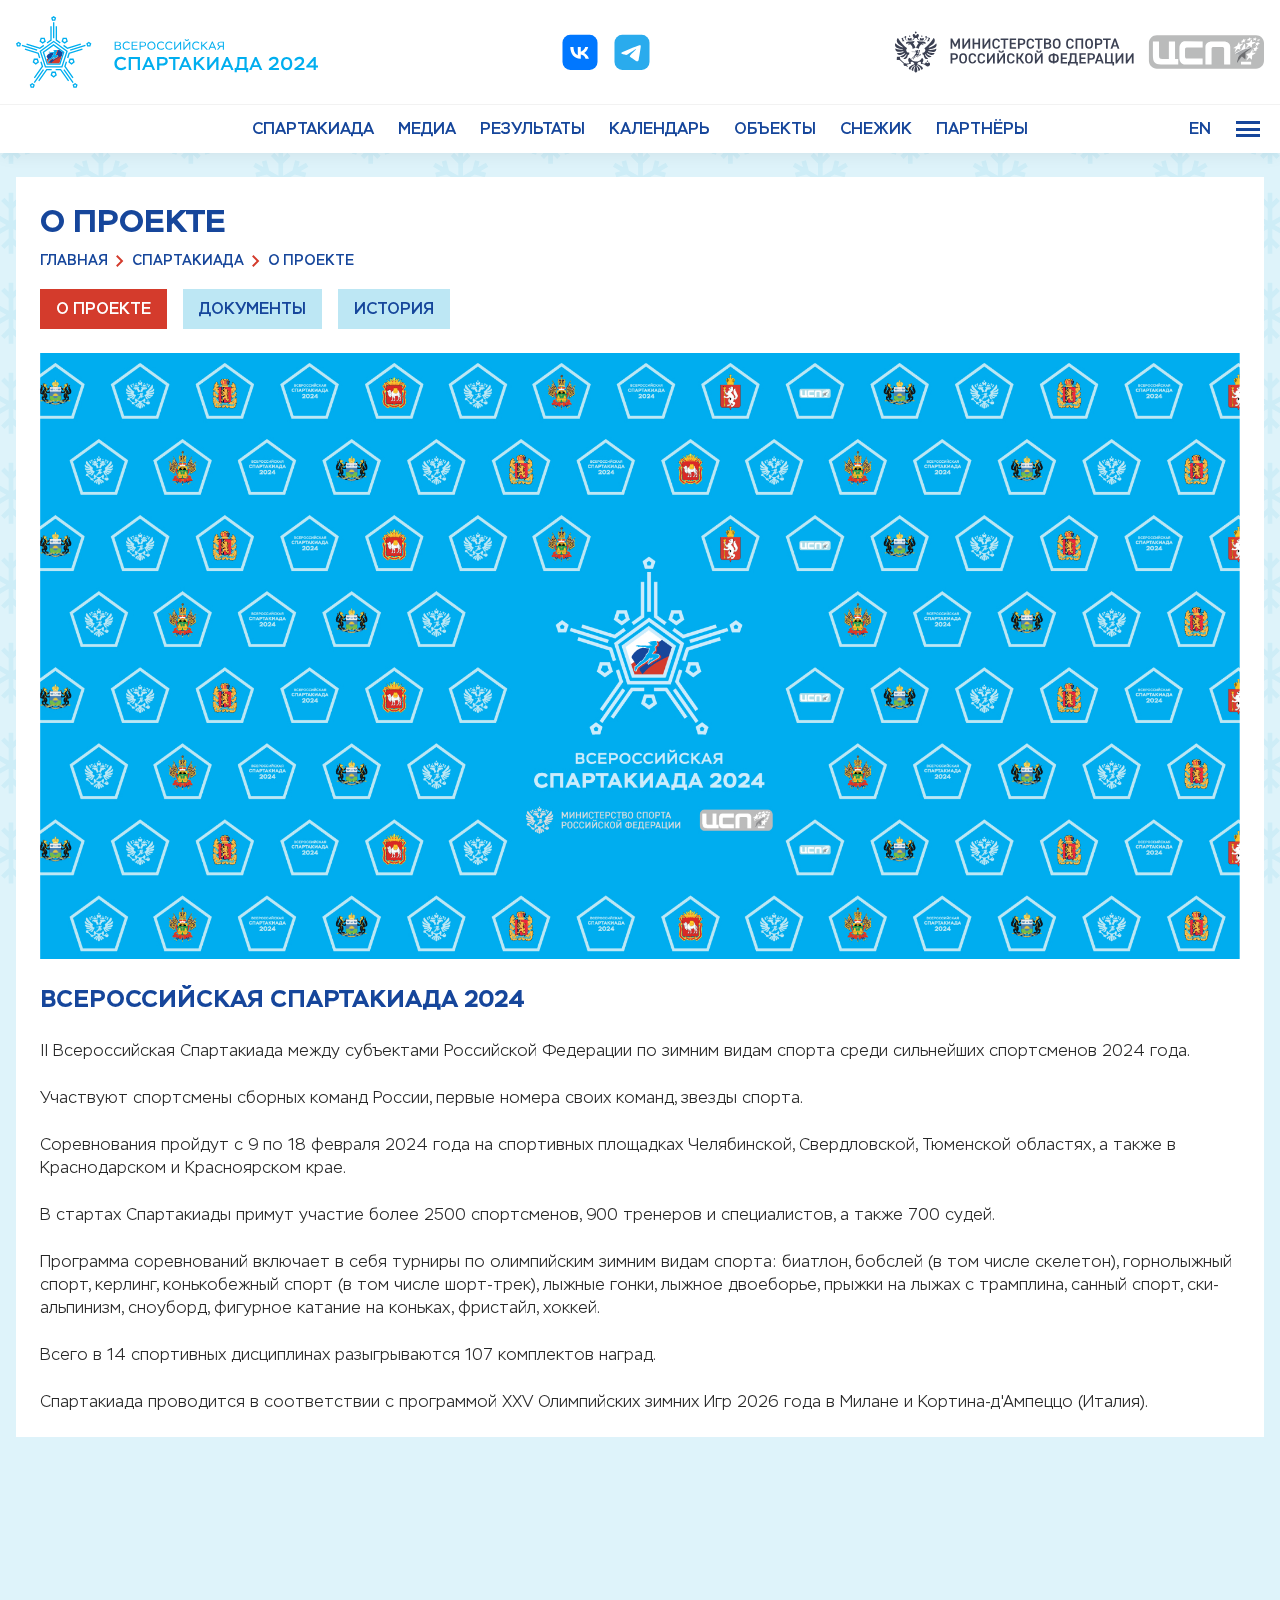
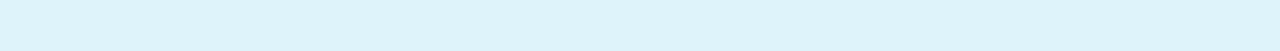
<file: about.html>
<!DOCTYPE html>
<html lang="ru">

<head>
	<meta charset="UTF-8">
	<meta http-equiv="X-UA-Compatible" content="IE=edge">
	<meta name="viewport" content="width=device-width, initial-scale=1.0">
	<title>СПАРТАКИАДА 2024 - О проекте</title>
	<meta property="og:title" content="СПАРТАКИАДА 2024 - О проекте">
	<meta property="og:description" content="Описание">
	<meta property="og:url" content="/">
	<meta property="og:site_name" content="СПАРТАКИАДА 2024 - О проекте">
	<!-- favicon -->
	<link rel="apple-touch-icon" sizes="180x180" href="img/favicon/apple-touch-icon.png">
	<link rel="icon" type="image/png" sizes="32x32" href="img/favicon/favicon-32x32.png">
	<link rel="icon" type="image/png" sizes="16x16" href="img/favicon/favicon-16x16.png">
	<link rel="manifest" href="img/favicon/site.webmanifest">
	<link rel="mask-icon" href="img/favicon/safari-pinned-tab.svg" color="#5bbad5">
	<meta name="msapplication-TileColor" content="#ffffff">
	<meta name="theme-color" content="#ffffff">
	<!-- styles -->
	<link rel="stylesheet" href="css/vendor.min.css">
	<link rel="stylesheet" href="css/app.min.css">
</head>

<body>
	<!-- wrapper -->
	<div class="wrapper">
		<!-- header -->
		<header class="header" id="header" data-aos="fade-in">
			<div class="header__top">
				<div class="container">
					<div class="header__wrapper">
						<a href="index.html" class="header__logotype">
							<img src="img/logotype.svg" width="302" height="72" alt="СПАРТАКИАДА 2024">
						</a>
						<div class="c-socnav header__socnav">
							<ul class="c-socnav__list">
								<li class="c-socnav__item">
									<a href="#" class="c-socnav__link">
										<svg class="c-socnav__icon">
											<use xlink:href="img/sprite.svg#icon-vk"></use>
										</svg>
									</a>
								</li>
								<li class="c-socnav__item">
									<a href="#" class="c-socnav__link">
										<svg class="c-socnav__icon">
											<use xlink:href="img/sprite.svg#icon-tg"></use>
										</svg>
									</a>
								</li>
							</ul>
						</div>
						<div class="header__partners">
							<a href="#" class="header__partner">
								<img src="img/min-sport.svg" width="245" height="43" alt="МИНИСТЕРСТВО СПОРТА">
							</a>
							<a href="#" class="header__partner">
								<img src="img/csp.svg" width="116" height="34" alt="ЦСП">
							</a>
						</div>
						<div class="header__controls header__controls--mobile">
							<a href="#" class="c-language header__language">EN</a>
							<button class="hamburger" aria-label="Меню">
								<span class="hamburger__inner"></span>
								<span class="hamburger__inner"></span>
								<span class="hamburger__inner"></span>
							</button>
						</div>
					</div>
				</div>
			</div>
			<div class="header__bottom">
				<div class="container">
					<div class="header__wrapper">
						<nav class="nav header__nav">
							<ul class="nav__list">
								<li class="nav__item">
									<a href="#" class="nav__link">Спартакиада</a>
								</li>
								<li class="nav__item">
									<a href="#" class="nav__link">Медиа</a>
								</li>
								<li class="nav__item">
									<a href="#" class="nav__link">Результаты</a>
								</li>
								<li class="nav__item">
									<a href="#" class="nav__link">Календарь</a>
								</li>
								<li class="nav__item">
									<a href="#" class="nav__link">Объекты</a>
								</li>
								<li class="nav__item">
									<a href="#" class="nav__link">Снежик</a>
								</li>
								<li class="nav__item">
									<a href="#" class="nav__link">Партнёры</a>
								</li>
							</ul>
						</nav>
						<div class="header__controls">
							<a href="#" class="c-language header__language">EN</a>
							<button class="hamburger" aria-label="Меню">
								<span class="hamburger__inner"></span>
								<span class="hamburger__inner"></span>
								<span class="hamburger__inner"></span>
							</button>
						</div>
					</div>
				</div>
			</div>
		</header>
		<!-- end of header -->
		<!-- content -->
		<div class="wrapper__content">
			<!-- inner page -->
			<div class="inner-page section-indent-first" id="inner-page">
				<div class="container">
					<div class="section-wrap" data-aos="fade-in">
						<div class="section-top">
							<h1 class="section-top__heading" data-aos="fade-in">О Проекте</h1>
							<div class="breadcrumb section-top__breadcrumb" aria-label="Breadcrumb" data-aos="fade-in">
								<ul class="breadcrumb__list">
									<li class="breadcrumb__item">
										<a href="index.html" class="breadcrumb__link">Главная</a>
									</li>
									<li class="breadcrumb__item">
										<a href="#" class="breadcrumb__link">Спартакиада</a>
									</li>
									<li class="breadcrumb__item">
										<a href="about.html" class="breadcrumb__link">О Проекте</a>
									</li>
								</ul>
							</div>
							<ul class="section-top__tabs" data-aos="fade-in">
								<li class="section-top__tabs-item is--active">
									<a href="#" class="section-top__tabs-link">О проекте</a>
								</li>
								<li class="section-top__tabs-item">
									<a href="#" class="section-top__tabs-link">Документы</a>
								</li>
								<li class="section-top__tabs-item">
									<a href="#" class="section-top__tabs-link">История</a>
								</li>
							</ul>
						</div>
						<div class="inner-page__content content" data-aos="fade-in">
							<picture>
								<img src="img/content-img.jpg" alt="Image">
							</picture>
							<h2>Всероссийская Спартакиада 2024</h2>
							<p>II Всероссийская Спартакиада между субъектами Российской Федерации по зимним видам спорта среди сильнейших спортсменов 2024 года.</p>
							<p>Участвуют спортсмены сборных команд России, первые номера своих команд, звезды спорта.</p>
							<p>Соревнования пройдут с 9 по 18 февраля 2024 года на спортивных площадках Челябинской, Свердловской, Тюменской областях, а также в Краснодарском и Красноярском крае.</p>
							<p>В стартах Спартакиады примут участие более 2500 спортсменов, 900 тренеров и специалистов, а также 700 судей.</p>
							<p>Программа соревнований включает в себя турниры по олимпийским зимним видам спорта: биатлон, бобслей (в том числе скелетон), горнолыжный спорт, керлинг, конькобежный спорт (в том числе шорт-трек), лыжные гонки, лыжное двоеборье, прыжки на лыжах с трамплина, санный спорт, ски-альпинизм, сноуборд, фигурное катание на коньках, фристайл, хоккей.</p>
							<p>Всего в 14 спортивных дисциплинах разыгрываются 107 комплектов наград.</p>
							<p>Спартакиада проводится в соответствии с программой XXV Олимпийских зимних Игр 2026 года в Милане и Кортина-д'Ампеццо (Италия).</p>
						</div>
					</div>
				</div>
			</div>
			<!-- end of inner page -->
		</div>
		<!-- end of content -->
		<!-- footer -->
		<footer class="footer" id="footer" data-aos="fade-in">
			<div class="container">
				<div class="footer__main">
					<div class="footer__wrapper">
						<a href="#" class="footer__logotype">
							<img src="img/logotype-white.svg" width="302" height="72" alt="СПАРТАКИАДА 2024">
						</a>
						<div class="c-socnav footer__socnav">
							<ul class="c-socnav__list">
								<li class="c-socnav__item">
									<a href="#" class="c-socnav__link">
										<svg class="c-socnav__icon">
											<use xlink:href="img/sprite.svg#icon-vk"></use>
										</svg>
									</a>
								</li>
								<li class="c-socnav__item">
									<a href="#" class="c-socnav__link">
										<svg class="c-socnav__icon">
											<use xlink:href="img/sprite.svg#icon-tg"></use>
										</svg>
									</a>
								</li>
							</ul>
						</div>
						<div class="footer__partners">
							<a href="#" class="footer__partner">
								<img src="img/min-sport-white.svg" width="245" height="43" alt="МИНИСТЕРСТВО СПОРТА">
							</a>
							<a href="#" class="footer__partner">
								<img src="img/csp-white.svg" width="116" height="34" alt="ЦСП">
							</a>
						</div>
					</div>
					<div class="footer__wrapper">
						<p class="footer__copyright">2024 Официальный сайт Всероссийской спартакиады 2024 года. Все права защищены</p>
					</div>
				</div>
			</div>
		</footer>
		<!-- end of footer -->
	</div>
	<!-- end of wrapper -->
	<!-- menu -->
	<div class="menu" id="menu">
		<div class="menu__wrap">
			<div class="menu__main">
				<ul class="menu__list">
					<li class="menu__item">
						<div class="menu__elem">
							<a href="#" class="menu__link menu__link--trigger">
								<span>Спартакиада</span>
								<svg>
									<use xlink:href="img/sprite.svg#icon-arrow-more"></use>
								</svg>
							</a>
							<ul class="menu__sublist">
								<li class="menu__subitem">
									<a href="#" class="menu__link">
										<span>Новости</span>
									</a>
								</li>
							</ul>
						</div>
					</li>
					<li class="menu__item">
						<div class="menu__elem">
							<a href="#" class="menu__link menu__link--trigger">
								<span>Медиа</span>
								<svg>
									<use xlink:href="img/sprite.svg#icon-arrow-more"></use>
								</svg>
							</a>
							<ul class="menu__sublist">
								<li class="menu__subitem">
									<a href="news.html" class="menu__link">
										<span>Новости</span>
									</a>
								</li>
								<li class="menu__subitem">
									<a href="#" class="menu__link">
										<span>Фото</span>
									</a>
								</li>
								<li class="menu__subitem">
									<a href="broadcasts.html" class="menu__link">
										<span>Трансляции</span>
									</a>
								</li>
							</ul>
						</div>
					</li>
					<li class="menu__item">
						<div class="menu__elem">
							<a href="#" class="menu__link menu__link--trigger">
								<span>Результаты</span>
								<svg>
									<use xlink:href="img/sprite.svg#icon-arrow-more"></use>
								</svg>
							</a>
							<ul class="menu__sublist">
								<li class="menu__subitem">
									<a href="#" class="menu__link">
										<span>Индивидуальные результаты</span>
									</a>
								</li>
								<li class="menu__subitem">
									<a href="#" class="menu__link">
										<span>Командный зачёт</span>
									</a>
								</li>
							</ul>
						</div>
					</li>
					<li class="menu__item">
						<div class="menu__elem">
							<a href="#" class="menu__link menu__link--uppercase">
								<span>Календарь</span>
							</a>
						</div>
					</li>
					<li class="menu__item">
						<div class="menu__elem">
							<a href="objects.html" class="menu__link menu__link--uppercase">
								<span>Объекты</span>
							</a>
						</div>
					</li>
					<li class="menu__item">
						<div class="menu__elem">
							<a href="#" class="menu__link menu__link--uppercase">
								<span>Снежик</span>
							</a>
						</div>
					</li>
					<li class="menu__item">
						<div class="menu__elem">
							<a href="partners.html" class="menu__link menu__link--uppercase">
								<span>Партнёры</span>
							</a>
						</div>
					</li>
				</ul>
			</div>
			<div class="menu__bottom">
				<div class="c-socnav menu__socnav">
					<ul class="c-socnav__list">
						<li class="c-socnav__item">
							<a href="#" class="c-socnav__link">
								<svg class="c-socnav__icon">
									<use xlink:href="img/sprite.svg#icon-vk"></use>
								</svg>
							</a>
						</li>
						<li class="c-socnav__item">
							<a href="#" class="c-socnav__link">
								<svg class="c-socnav__icon">
									<use xlink:href="img/sprite.svg#icon-tg"></use>
								</svg>
							</a>
						</li>
					</ul>
				</div>
				<div class="menu__partners">
					<a href="#" class="menu__partner">
						<img src="img/min-sport.svg" width="245" height="43" alt="МИНИСТЕРСТВО СПОРТА">
					</a>
					<a href="#" class="menu__partner">
						<img src="img/csp.svg" width="116" height="34" alt="ЦСП">
					</a>
				</div>
				<p class="menu__copyright">2024 Официальный сайт Всероссийской спартакиады 2024 года. Все права защищены</p>
			</div>
		</div>
	</div>
	<!-- end of menu -->
	<!-- scripts -->
	<script src="js/vendor.min.js"></script>
	<script src="js/app.min.js"></script>
</body>

</html>
</file>
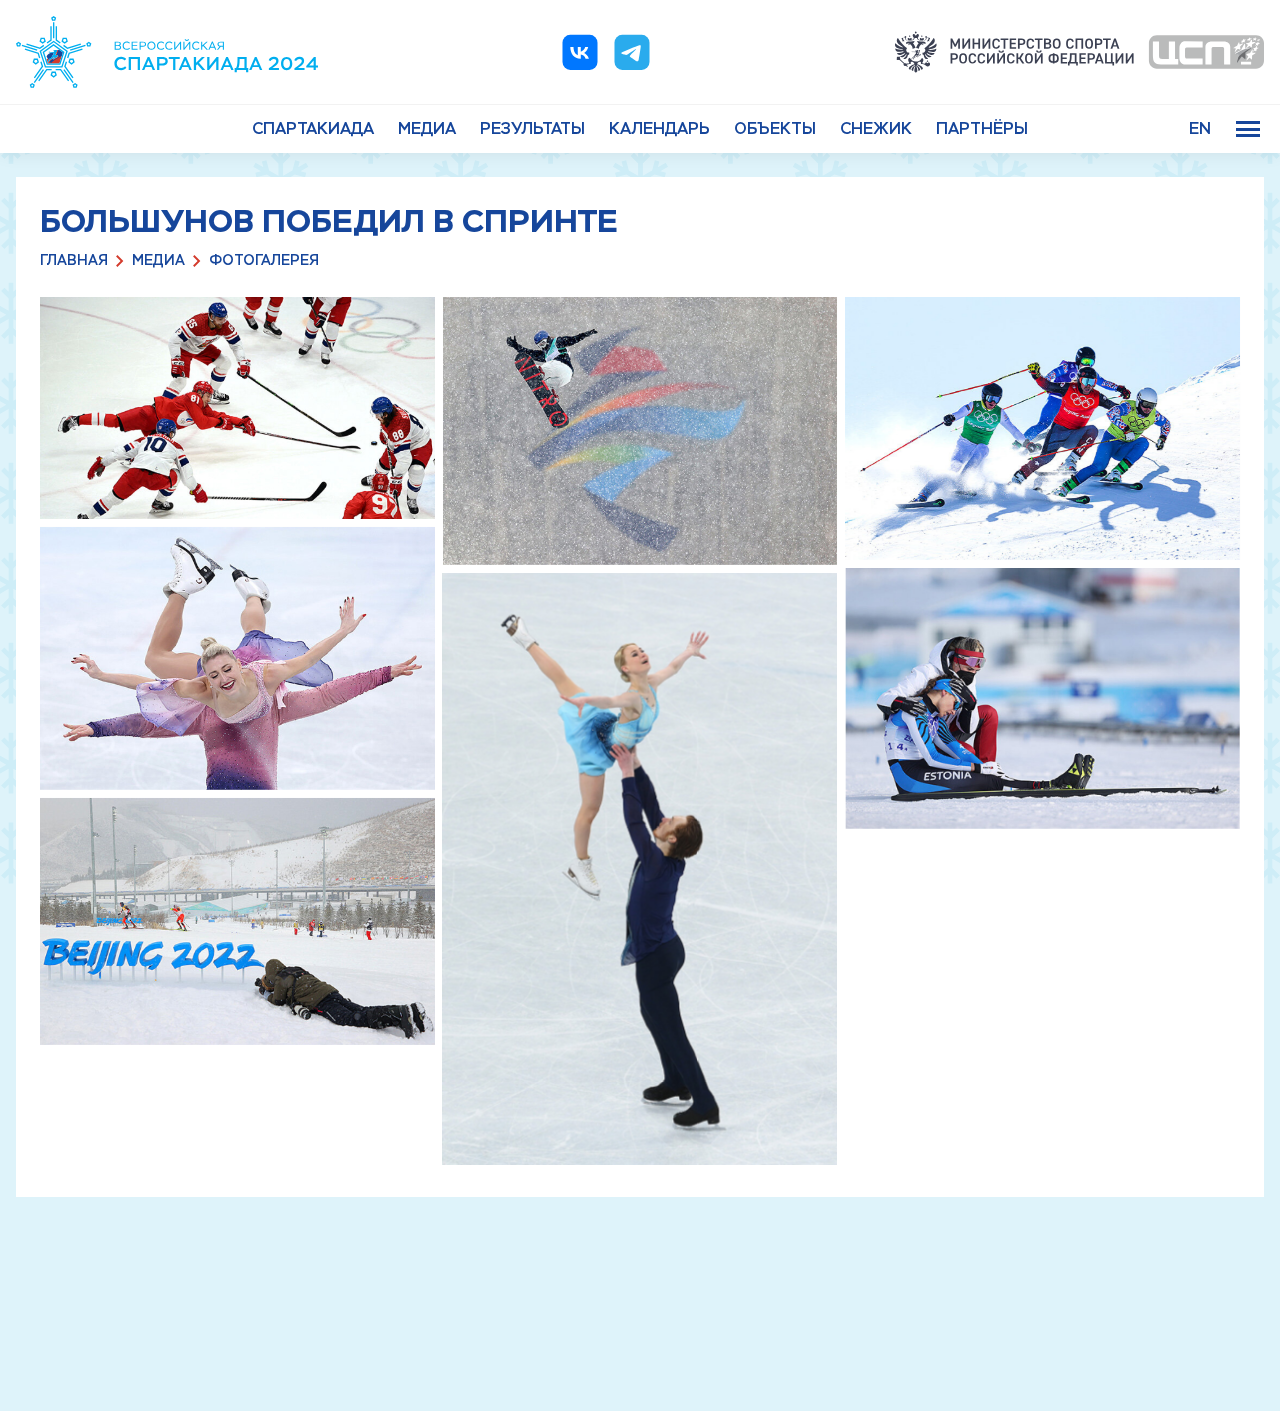
<file: album.html>
<!DOCTYPE html>
<html lang="ru">

<head>
	<meta charset="UTF-8">
	<meta http-equiv="X-UA-Compatible" content="IE=edge">
	<meta name="viewport" content="width=device-width, initial-scale=1.0">
	<title>СПАРТАКИАДА 2024 - Большунов победил в спринте</title>
	<meta property="og:title" content="СПАРТАКИАДА 2024 - Большунов победил в спринте">
	<meta property="og:description" content="Описание">
	<meta property="og:url" content="/">
	<meta property="og:site_name" content="СПАРТАКИАДА 2024 - Большунов победил в спринте">
	<!-- favicon -->
	<link rel="apple-touch-icon" sizes="180x180" href="img/favicon/apple-touch-icon.png">
	<link rel="icon" type="image/png" sizes="32x32" href="img/favicon/favicon-32x32.png">
	<link rel="icon" type="image/png" sizes="16x16" href="img/favicon/favicon-16x16.png">
	<link rel="manifest" href="img/favicon/site.webmanifest">
	<link rel="mask-icon" href="img/favicon/safari-pinned-tab.svg" color="#5bbad5">
	<meta name="msapplication-TileColor" content="#ffffff">
	<meta name="theme-color" content="#ffffff">
	<!-- styles -->
	<link rel="stylesheet" href="css/vendor.min.css">
	<link rel="stylesheet" href="css/app.min.css">
</head>

<body>
	<!-- wrapper -->
	<div class="wrapper">
		<!-- header -->
		<header class="header" id="header" data-aos="fade-in">
			<div class="header__top">
				<div class="container">
					<div class="header__wrapper">
						<a href="index.html" class="header__logotype">
							<img src="img/logotype.svg" width="302" height="72" alt="СПАРТАКИАДА 2024">
						</a>
						<div class="c-socnav header__socnav">
							<ul class="c-socnav__list">
								<li class="c-socnav__item">
									<a href="#" class="c-socnav__link">
										<svg class="c-socnav__icon">
											<use xlink:href="img/sprite.svg#icon-vk"></use>
										</svg>
									</a>
								</li>
								<li class="c-socnav__item">
									<a href="#" class="c-socnav__link">
										<svg class="c-socnav__icon">
											<use xlink:href="img/sprite.svg#icon-tg"></use>
										</svg>
									</a>
								</li>
							</ul>
						</div>
						<div class="header__partners">
							<a href="#" class="header__partner">
								<img src="img/min-sport.svg" width="245" height="43" alt="МИНИСТЕРСТВО СПОРТА">
							</a>
							<a href="#" class="header__partner">
								<img src="img/csp.svg" width="116" height="34" alt="ЦСП">
							</a>
						</div>
						<div class="header__controls header__controls--mobile">
							<a href="#" class="c-language header__language">EN</a>
							<button class="hamburger" aria-label="Меню">
								<span class="hamburger__inner"></span>
								<span class="hamburger__inner"></span>
								<span class="hamburger__inner"></span>
							</button>
						</div>
					</div>
				</div>
			</div>
			<div class="header__bottom">
				<div class="container">
					<div class="header__wrapper">
						<nav class="nav header__nav">
							<ul class="nav__list">
								<li class="nav__item">
									<a href="#" class="nav__link">Спартакиада</a>
								</li>
								<li class="nav__item">
									<a href="#" class="nav__link">Медиа</a>
								</li>
								<li class="nav__item">
									<a href="#" class="nav__link">Результаты</a>
								</li>
								<li class="nav__item">
									<a href="#" class="nav__link">Календарь</a>
								</li>
								<li class="nav__item">
									<a href="#" class="nav__link">Объекты</a>
								</li>
								<li class="nav__item">
									<a href="#" class="nav__link">Снежик</a>
								</li>
								<li class="nav__item">
									<a href="#" class="nav__link">Партнёры</a>
								</li>
							</ul>
						</nav>
						<div class="header__controls">
							<a href="#" class="c-language header__language">EN</a>
							<button class="hamburger" aria-label="Меню">
								<span class="hamburger__inner"></span>
								<span class="hamburger__inner"></span>
								<span class="hamburger__inner"></span>
							</button>
						</div>
					</div>
				</div>
			</div>
		</header>
		<!-- end of header -->
		<!-- content -->
		<div class="wrapper__content">
			<!-- album -->
			<div class="album section-indent-first" id="album">
				<div class="container">
					<div class="section-wrap" data-aos="fade-in">
						<div class="section-top">
							<h1 class="section-top__heading" data-aos="fade-in">Большунов победил в спринте</h1>
							<div class="breadcrumb section-top__breadcrumb" aria-label="Breadcrumb" data-aos="fade-in">
								<ul class="breadcrumb__list">
									<li class="breadcrumb__item">
										<a href="index.html" class="breadcrumb__link">Главная</a>
									</li>
									<li class="breadcrumb__item">
										<a href="#" class="breadcrumb__link">Медиа</a>
									</li>
									<li class="breadcrumb__item">
										<a href="album.html" class="breadcrumb__link">Фотогалерея </a>
									</li>
								</ul>
							</div>
						</div>
						<div class="album__wrapper" data-aos="fade-up">
							<div class="album__sizer"></div>
							<a href="img/album-01.jpg" class="album__item" data-fancybox="gallery">
								<img class="lazy" data-src="img/album-01.jpg" alt="Image">
							</a>
							<a href="img/album-02.jpg" class="album__item" data-fancybox="gallery">
								<img class="lazy" data-src="img/album-02.jpg" alt="Image">
							</a>
							<a href="img/album-03.jpg" class="album__item" data-fancybox="gallery">
								<img class="lazy" data-src="img/album-03.jpg" alt="Image">
							</a>
							<a href="img/album-04.jpg" class="album__item" data-fancybox="gallery">
								<img class="lazy" data-src="img/album-04.jpg" alt="Image">
							</a>
							<a href="img/album-05.jpg" class="album__item" data-fancybox="gallery">
								<img class="lazy" data-src="img/album-05.jpg" alt="Image">
							</a>
							<a href="img/album-06.jpg" class="album__item" data-fancybox="gallery">
								<img class="lazy" data-src="img/album-06.jpg" alt="Image">
							</a>
							<a href="img/album-07.jpg" class="album__item" data-fancybox="gallery">
								<img class="lazy" data-src="img/album-07.jpg" alt="Image">
							</a>
						</div>
					</div>
				</div>
			</div>
			<!-- end of album -->
		</div>
		<!-- end of content -->
		<!-- footer -->
		<footer class="footer" id="footer" data-aos="fade-in">
			<div class="container">
				<div class="footer__main">
					<div class="footer__wrapper">
						<a href="#" class="footer__logotype">
							<img src="img/logotype-white.svg" width="302" height="72" alt="СПАРТАКИАДА 2024">
						</a>
						<div class="c-socnav footer__socnav">
							<ul class="c-socnav__list">
								<li class="c-socnav__item">
									<a href="#" class="c-socnav__link">
										<svg class="c-socnav__icon">
											<use xlink:href="img/sprite.svg#icon-vk"></use>
										</svg>
									</a>
								</li>
								<li class="c-socnav__item">
									<a href="#" class="c-socnav__link">
										<svg class="c-socnav__icon">
											<use xlink:href="img/sprite.svg#icon-tg"></use>
										</svg>
									</a>
								</li>
							</ul>
						</div>
						<div class="footer__partners">
							<a href="#" class="footer__partner">
								<img src="img/min-sport-white.svg" width="245" height="43" alt="МИНИСТЕРСТВО СПОРТА">
							</a>
							<a href="#" class="footer__partner">
								<img src="img/csp-white.svg" width="116" height="34" alt="ЦСП">
							</a>
						</div>
					</div>
					<div class="footer__wrapper">
						<p class="footer__copyright">2024 Официальный сайт Всероссийской спартакиады 2024 года. Все права защищены</p>
					</div>
				</div>
			</div>
		</footer>
		<!-- end of footer -->
	</div>
	<!-- end of wrapper -->
	<!-- menu -->
	<div class="menu" id="menu">
		<div class="menu__wrap">
			<div class="menu__main">
				<ul class="menu__list">
					<li class="menu__item">
						<div class="menu__elem">
							<a href="#" class="menu__link menu__link--trigger">
								<span>Спартакиада</span>
								<svg>
									<use xlink:href="img/sprite.svg#icon-arrow-more"></use>
								</svg>
							</a>
							<ul class="menu__sublist">
								<li class="menu__subitem">
									<a href="#" class="menu__link">
										<span>Новости</span>
									</a>
								</li>
							</ul>
						</div>
					</li>
					<li class="menu__item">
						<div class="menu__elem">
							<a href="#" class="menu__link menu__link--trigger">
								<span>Медиа</span>
								<svg>
									<use xlink:href="img/sprite.svg#icon-arrow-more"></use>
								</svg>
							</a>
							<ul class="menu__sublist">
								<li class="menu__subitem">
									<a href="news.html" class="menu__link">
										<span>Новости</span>
									</a>
								</li>
								<li class="menu__subitem">
									<a href="#" class="menu__link">
										<span>Фото</span>
									</a>
								</li>
								<li class="menu__subitem">
									<a href="broadcasts.html" class="menu__link">
										<span>Трансляции</span>
									</a>
								</li>
							</ul>
						</div>
					</li>
					<li class="menu__item">
						<div class="menu__elem">
							<a href="#" class="menu__link menu__link--trigger">
								<span>Результаты</span>
								<svg>
									<use xlink:href="img/sprite.svg#icon-arrow-more"></use>
								</svg>
							</a>
							<ul class="menu__sublist">
								<li class="menu__subitem">
									<a href="#" class="menu__link">
										<span>Индивидуальные результаты</span>
									</a>
								</li>
								<li class="menu__subitem">
									<a href="#" class="menu__link">
										<span>Командный зачёт</span>
									</a>
								</li>
							</ul>
						</div>
					</li>
					<li class="menu__item">
						<div class="menu__elem">
							<a href="#" class="menu__link menu__link--uppercase">
								<span>Календарь</span>
							</a>
						</div>
					</li>
					<li class="menu__item">
						<div class="menu__elem">
							<a href="objects.html" class="menu__link menu__link--uppercase">
								<span>Объекты</span>
							</a>
						</div>
					</li>
					<li class="menu__item">
						<div class="menu__elem">
							<a href="#" class="menu__link menu__link--uppercase">
								<span>Снежик</span>
							</a>
						</div>
					</li>
					<li class="menu__item">
						<div class="menu__elem">
							<a href="partners.html" class="menu__link menu__link--uppercase">
								<span>Партнёры</span>
							</a>
						</div>
					</li>
				</ul>
			</div>
			<div class="menu__bottom">
				<div class="c-socnav menu__socnav">
					<ul class="c-socnav__list">
						<li class="c-socnav__item">
							<a href="#" class="c-socnav__link">
								<svg class="c-socnav__icon">
									<use xlink:href="img/sprite.svg#icon-vk"></use>
								</svg>
							</a>
						</li>
						<li class="c-socnav__item">
							<a href="#" class="c-socnav__link">
								<svg class="c-socnav__icon">
									<use xlink:href="img/sprite.svg#icon-tg"></use>
								</svg>
							</a>
						</li>
					</ul>
				</div>
				<div class="menu__partners">
					<a href="#" class="menu__partner">
						<img src="img/min-sport.svg" width="245" height="43" alt="МИНИСТЕРСТВО СПОРТА">
					</a>
					<a href="#" class="menu__partner">
						<img src="img/csp.svg" width="116" height="34" alt="ЦСП">
					</a>
				</div>
				<p class="menu__copyright">2024 Официальный сайт Всероссийской спартакиады 2024 года. Все права защищены</p>
			</div>
		</div>
	</div>
	<!-- end of menu -->
	<!-- scripts -->
	<script src="js/vendor.min.js"></script>
	<script src="js/app.min.js"></script>
</body>

</html>
</file>
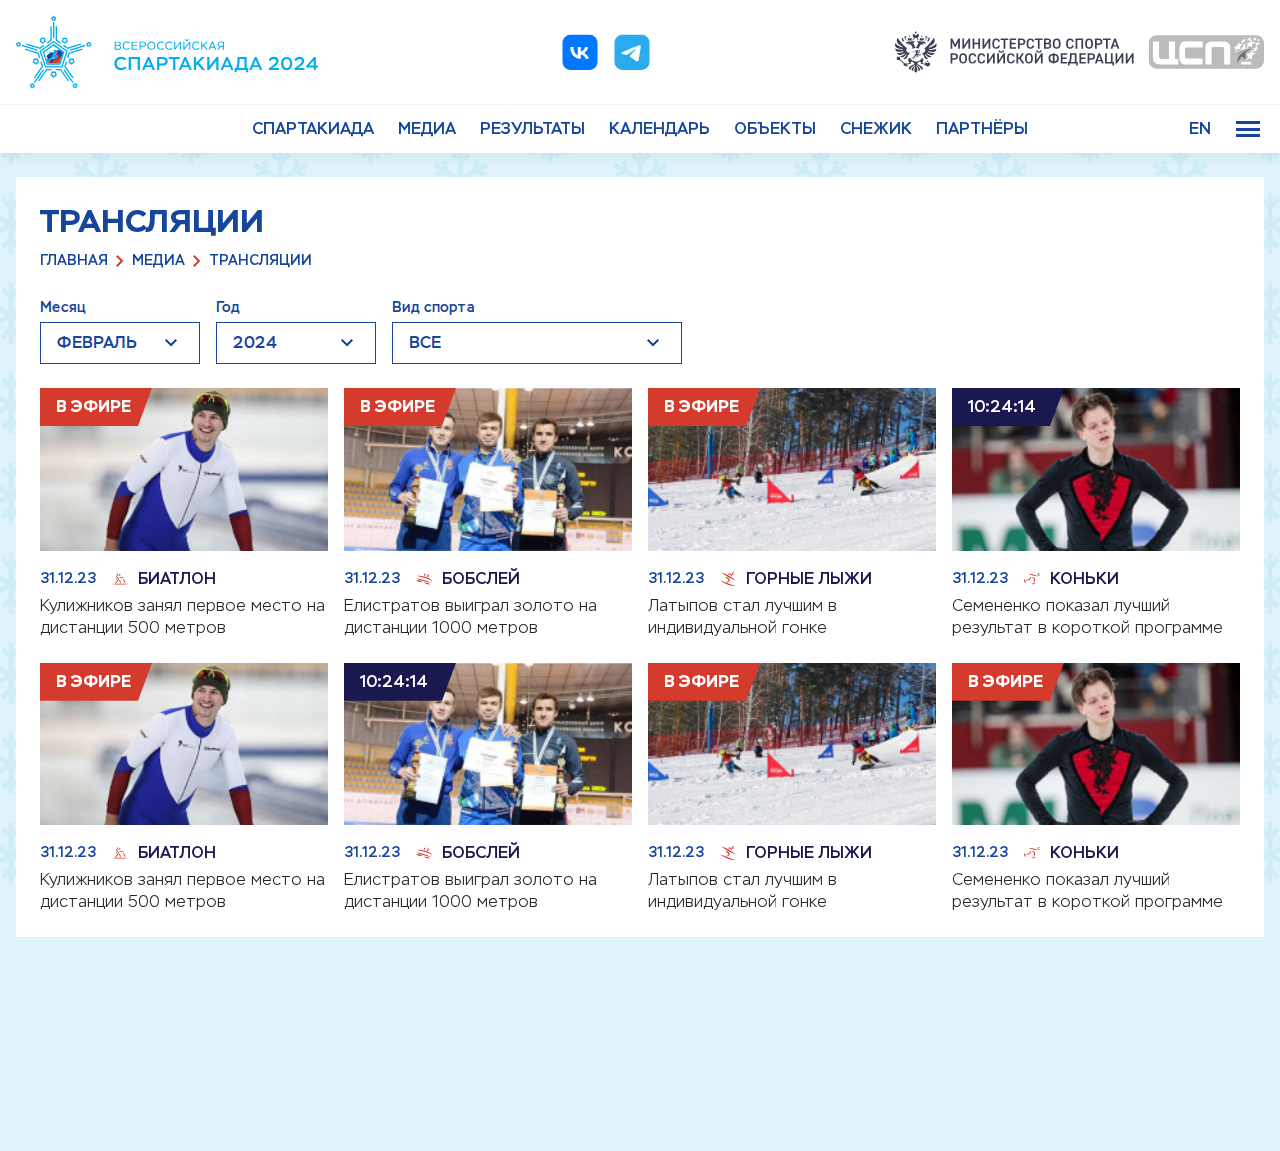
<file: broadcasts.html>
<!DOCTYPE html>
<html lang="ru">

<head>
	<meta charset="UTF-8">
	<meta http-equiv="X-UA-Compatible" content="IE=edge">
	<meta name="viewport" content="width=device-width, initial-scale=1.0">
	<title>СПАРТАКИАДА 2024 - Трансляции</title>
	<meta property="og:title" content="СПАРТАКИАДА 2024 - Трансляции">
	<meta property="og:description" content="Описание">
	<meta property="og:url" content="/">
	<meta property="og:site_name" content="СПАРТАКИАДА 2024 - Трансляции">
	<!-- favicon -->
	<link rel="apple-touch-icon" sizes="180x180" href="img/favicon/apple-touch-icon.png">
	<link rel="icon" type="image/png" sizes="32x32" href="img/favicon/favicon-32x32.png">
	<link rel="icon" type="image/png" sizes="16x16" href="img/favicon/favicon-16x16.png">
	<link rel="manifest" href="img/favicon/site.webmanifest">
	<link rel="mask-icon" href="img/favicon/safari-pinned-tab.svg" color="#5bbad5">
	<meta name="msapplication-TileColor" content="#ffffff">
	<meta name="theme-color" content="#ffffff">
	<!-- styles -->
	<link rel="stylesheet" href="css/vendor.min.css">
	<link rel="stylesheet" href="css/app.min.css">
</head>

<body>
	<!-- wrapper -->
	<div class="wrapper">
		<!-- header -->
		<header class="header" id="header" data-aos="fade-in">
			<div class="header__top">
				<div class="container">
					<div class="header__wrapper">
						<a href="index.html" class="header__logotype">
							<img src="img/logotype.svg" width="302" height="72" alt="СПАРТАКИАДА 2024">
						</a>
						<div class="c-socnav header__socnav">
							<ul class="c-socnav__list">
								<li class="c-socnav__item">
									<a href="#" class="c-socnav__link">
										<svg class="c-socnav__icon">
											<use xlink:href="img/sprite.svg#icon-vk"></use>
										</svg>
									</a>
								</li>
								<li class="c-socnav__item">
									<a href="#" class="c-socnav__link">
										<svg class="c-socnav__icon">
											<use xlink:href="img/sprite.svg#icon-tg"></use>
										</svg>
									</a>
								</li>
							</ul>
						</div>
						<div class="header__partners">
							<a href="#" class="header__partner">
								<img src="img/min-sport.svg" width="245" height="43" alt="МИНИСТЕРСТВО СПОРТА">
							</a>
							<a href="#" class="header__partner">
								<img src="img/csp.svg" width="116" height="34" alt="ЦСП">
							</a>
						</div>
						<div class="header__controls header__controls--mobile">
							<a href="#" class="c-language header__language">EN</a>
							<button class="hamburger" aria-label="Меню">
								<span class="hamburger__inner"></span>
								<span class="hamburger__inner"></span>
								<span class="hamburger__inner"></span>
							</button>
						</div>
					</div>
				</div>
			</div>
			<div class="header__bottom">
				<div class="container">
					<div class="header__wrapper">
						<nav class="nav header__nav">
							<ul class="nav__list">
								<li class="nav__item">
									<a href="#" class="nav__link">Спартакиада</a>
								</li>
								<li class="nav__item">
									<a href="#" class="nav__link">Медиа</a>
								</li>
								<li class="nav__item">
									<a href="#" class="nav__link">Результаты</a>
								</li>
								<li class="nav__item">
									<a href="#" class="nav__link">Календарь</a>
								</li>
								<li class="nav__item">
									<a href="#" class="nav__link">Объекты</a>
								</li>
								<li class="nav__item">
									<a href="#" class="nav__link">Снежик</a>
								</li>
								<li class="nav__item">
									<a href="#" class="nav__link">Партнёры</a>
								</li>
							</ul>
						</nav>
						<div class="header__controls">
							<a href="#" class="c-language header__language">EN</a>
							<button class="hamburger" aria-label="Меню">
								<span class="hamburger__inner"></span>
								<span class="hamburger__inner"></span>
								<span class="hamburger__inner"></span>
							</button>
						</div>
					</div>
				</div>
			</div>
		</header>
		<!-- end of header -->
		<!-- content -->
		<div class="wrapper__content">
			<!-- news -->
			<div class="news section-indent-first" id="news">
				<div class="container">
					<div class="section-wrap" data-aos="fade-in">
						<div class="section-top">
							<h1 class="section-top__heading" data-aos="fade-in">Трансляции</h1>
							<div class="breadcrumb section-top__breadcrumb" aria-label="Breadcrumb" data-aos="fade-in">
								<ul class="breadcrumb__list">
									<li class="breadcrumb__item">
										<a href="index.html" class="breadcrumb__link">Главная</a>
									</li>
									<li class="breadcrumb__item">
										<a href="#" class="breadcrumb__link">Медиа</a>
									</li>
									<li class="breadcrumb__item">
										<a href="news.html" class="breadcrumb__link">Трансляции</a>
									</li>
								</ul>
							</div>
						</div>
						<div class="c-filter news__filter">
							<div class="c-filter__wrapper">
								<div class="c-filter__item">
									<span class="c-filter__label">Месяц</span>
									<div class="c-select c-filter__select">
										<span class="c-select__selected">
											<span>Февраль</span>
											<svg>
												<use xlink:href="img/sprite.svg#icon-caret"></use>
											</svg>
										</span>
										<div class="c-select__dropdown">
											<div class="c-select__scroll" data-simplebar>
												<ul class="c-select__list">
													<li class="c-select__item">
														<a href="#" class="c-select__link">Январь</a>
													</li>
													<li class="c-select__item is--active">
														<a href="#" class="c-select__link">Февраль</a>
													</li>
													<li class="c-select__item">
														<a href="#" class="c-select__link">Март</a>
													</li>
													<li class="c-select__item">
														<a href="#" class="c-select__link">Апрель</a>
													</li>
													<li class="c-select__item">
														<a href="#" class="c-select__link">Май</a>
													</li>
													<li class="c-select__item">
														<a href="#" class="c-select__link">Июнь</a>
													</li>
													<li class="c-select__item">
														<a href="#" class="c-select__link">Июль</a>
													</li>
													<li class="c-select__item">
														<a href="#" class="c-select__link">Август</a>
													</li>
													<li class="c-select__item">
														<a href="#" class="c-select__link">Сентябрь</a>
													</li>
													<li class="c-select__item">
														<a href="#" class="c-select__link">Октябрь</a>
													</li>
													<li class="c-select__item">
														<a href="#" class="c-select__link">Ноябрь</a>
													</li>
													<li class="c-select__item">
														<a href="#" class="c-select__link">Декабрь</a>
													</li>
												</ul>
											</div>
										</div>
									</div>
								</div>
								<div class="c-filter__item">
									<span class="c-filter__label">Год</span>
									<div class="c-select c-filter__select">
										<span class="c-select__selected">
											<span>2024</span>
											<svg>
												<use xlink:href="img/sprite.svg#icon-caret"></use>
											</svg>
										</span>
										<div class="c-select__dropdown">
											<div class="c-select__scroll" data-simplebar>
												<ul class="c-select__list">
													<li class="c-select__item is--active">
														<a href="#" class="c-select__link">2024</a>
													</li>
													<li class="c-select__item">
														<a href="#" class="c-select__link">2023</a>
													</li>
													<li class="c-select__item">
														<a href="#" class="c-select__link">2022</a>
													</li>
													<li class="c-select__item">
														<a href="#" class="c-select__link">2021</a>
													</li>
													<li class="c-select__item">
														<a href="#" class="c-select__link">2020</a>
													</li>
												</ul>
											</div>
										</div>
									</div>
								</div>
								<div class="c-filter__item c-filter__item--long">
									<span class="c-filter__label">Вид спорта</span>
									<div class="c-select c-filter__select">
										<span class="c-select__selected">
											<span>Все</span>
											<svg>
												<use xlink:href="img/sprite.svg#icon-caret"></use>
											</svg>
										</span>
										<div class="c-select__dropdown">
											<div class="c-select__scroll" data-simplebar>
												<ul class="c-select__list">
													<li class="c-select__item">
														<a href="#" class="c-select__link">
															<img src="img/icon-biathlon.svg" alt="Icon">
															<span>биатлон</span>
														</a>
													</li>
													<li class="c-select__item">
														<a href="#" class="c-select__link">
															<img src="img/icon-bobsled.svg" alt="Icon">
															<span>бобслей</span>
														</a>
													</li>
													<li class="c-select__item">
														<a href="#" class="c-select__link">
															<img src="img/icon-skiing.svg" alt="Icon">
															<span>горные лыжи</span>
														</a>
													</li>
													<li class="c-select__item">
														<a href="#" class="c-select__link">
															<img src="img/icon-skates.svg" alt="Icon">
															<span>коньки</span>
														</a>
													</li>
													<li class="c-select__item">
														<a href="#" class="c-select__link">
															<img src="img/icon-nordic-combined.svg" alt="Icon">
															<span>лыжное двоеборье</span>
														</a>
													</li>
												</ul>
											</div>
										</div>
									</div>
								</div>
							</div>
						</div>
						<div class="news__wrapper">
							<a href="news-inner.html" class="news-card news__item" data-aos="fade-up">
								<picture class="news-card__img">
									<img src="img/main-news-02.jpg" alt="Image">
									<span class="news-card__status">В ЭФИРЕ</span>
								</picture>
								<div class="news-card__body">
									<div class="news-card__inner">
										<span class="news-card__date">31.12.23</span>
										<span class="news-card__type">
											<img src="img/icon-biathlon.svg" alt="Image">
											<span>биатлон</span>
										</span>
									</div>
									<span class="news-card__title">Кулижников занял первое место на дистанции 500 метров</span>
								</div>
							</a>
							<a href="news-inner.html" class="news-card news__item" data-aos="fade-up">
								<picture class="news-card__img">
									<img src="img/main-news-03.jpg" alt="Image">
									<span class="news-card__status">В ЭФИРЕ</span>
								</picture>
								<div class="news-card__body">
									<div class="news-card__inner">
										<span class="news-card__date">31.12.23</span>
										<span class="news-card__type">
											<img src="img/icon-bobsled.svg" alt="Image">
											<span>бобслей</span>
										</span>
									</div>
									<span class="news-card__title">Елистратов выиграл золото на дистанции 1000 метров</span>
								</div>
							</a>
							<a href="news-inner.html" class="news-card news__item" data-aos="fade-up">
								<picture class="news-card__img">
									<img src="img/main-news-04.jpg" alt="Image">
									<span class="news-card__status">В ЭФИРЕ</span>
								</picture>
								<div class="news-card__body">
									<div class="news-card__inner">
										<span class="news-card__date">31.12.23</span>
										<span class="news-card__type">
											<img src="img/icon-skiing.svg" alt="Image">
											<span>горные лыжи</span>
										</span>
									</div>
									<span class="news-card__title">Латыпов стал лучшим в индивидуальной гонке</span>
								</div>
							</a>
							<a href="news-inner.html" class="news-card news__item" data-aos="fade-up">
								<picture class="news-card__img">
									<img src="img/main-news-05.jpg" alt="Image">
									<span class="news-card__status news-card__status--dark">10:24:14</span>
								</picture>
								<div class="news-card__body">
									<div class="news-card__inner">
										<span class="news-card__date">31.12.23</span>
										<span class="news-card__type">
											<img src="img/icon-skates.svg" alt="Image">
											<span>коньки</span>
										</span>
									</div>
									<span class="news-card__title">Семененко показал лучший результат в короткой программе</span>
								</div>
							</a>
							<a href="news-inner.html" class="news-card news__item" data-aos="fade-up">
								<picture class="news-card__img">
									<img src="img/main-news-02.jpg" alt="Image">
									<span class="news-card__status">В ЭФИРЕ</span>
								</picture>
								<div class="news-card__body">
									<div class="news-card__inner">
										<span class="news-card__date">31.12.23</span>
										<span class="news-card__type">
											<img src="img/icon-biathlon.svg" alt="Image">
											<span>биатлон</span>
										</span>
									</div>
									<span class="news-card__title">Кулижников занял первое место на дистанции 500 метров</span>
								</div>
							</a>
							<a href="news-inner.html" class="news-card news__item" data-aos="fade-up">
								<picture class="news-card__img">
									<img src="img/main-news-03.jpg" alt="Image">
									<span class="news-card__status news-card__status--dark">10:24:14</span>
								</picture>
								<div class="news-card__body">
									<div class="news-card__inner">
										<span class="news-card__date">31.12.23</span>
										<span class="news-card__type">
											<img src="img/icon-bobsled.svg" alt="Image">
											<span>бобслей</span>
										</span>
									</div>
									<span class="news-card__title">Елистратов выиграл золото на дистанции 1000 метров</span>
								</div>
							</a>
							<a href="news-inner.html" class="news-card news__item" data-aos="fade-up">
								<picture class="news-card__img">
									<img src="img/main-news-04.jpg" alt="Image">
									<span class="news-card__status">В ЭФИРЕ</span>
								</picture>
								<div class="news-card__body">
									<div class="news-card__inner">
										<span class="news-card__date">31.12.23</span>
										<span class="news-card__type">
											<img src="img/icon-skiing.svg" alt="Image">
											<span>горные лыжи</span>
										</span>
									</div>
									<span class="news-card__title">Латыпов стал лучшим в индивидуальной гонке</span>
								</div>
							</a>
							<a href="news-inner.html" class="news-card news__item" data-aos="fade-up">
								<picture class="news-card__img">
									<img src="img/main-news-05.jpg" alt="Image">
									<span class="news-card__status">В ЭФИРЕ</span>
								</picture>
								<div class="news-card__body">
									<div class="news-card__inner">
										<span class="news-card__date">31.12.23</span>
										<span class="news-card__type">
											<img src="img/icon-skates.svg" alt="Image">
											<span>коньки</span>
										</span>
									</div>
									<span class="news-card__title">Семененко показал лучший результат в короткой программе</span>
								</div>
							</a>
						</div>
					</div>
				</div>
			</div>
			<!-- end of news -->
		</div>
		<!-- end of content -->
		<!-- footer -->
		<footer class="footer" id="footer" data-aos="fade-in">
			<div class="container">
				<div class="footer__main">
					<div class="footer__wrapper">
						<a href="#" class="footer__logotype">
							<img src="img/logotype-white.svg" width="302" height="72" alt="СПАРТАКИАДА 2024">
						</a>
						<div class="c-socnav footer__socnav">
							<ul class="c-socnav__list">
								<li class="c-socnav__item">
									<a href="#" class="c-socnav__link">
										<svg class="c-socnav__icon">
											<use xlink:href="img/sprite.svg#icon-vk"></use>
										</svg>
									</a>
								</li>
								<li class="c-socnav__item">
									<a href="#" class="c-socnav__link">
										<svg class="c-socnav__icon">
											<use xlink:href="img/sprite.svg#icon-tg"></use>
										</svg>
									</a>
								</li>
							</ul>
						</div>
						<div class="footer__partners">
							<a href="#" class="footer__partner">
								<img src="img/min-sport-white.svg" width="245" height="43" alt="МИНИСТЕРСТВО СПОРТА">
							</a>
							<a href="#" class="footer__partner">
								<img src="img/csp-white.svg" width="116" height="34" alt="ЦСП">
							</a>
						</div>
					</div>
					<div class="footer__wrapper">
						<p class="footer__copyright">2024 Официальный сайт Всероссийской спартакиады 2024 года. Все права защищены</p>
					</div>
				</div>
			</div>
		</footer>
		<!-- end of footer -->
	</div>
	<!-- end of wrapper -->
	<!-- menu -->
	<div class="menu" id="menu">
		<div class="menu__wrap">
			<div class="menu__main">
				<ul class="menu__list">
					<li class="menu__item">
						<div class="menu__elem">
							<a href="#" class="menu__link menu__link--trigger">
								<span>Спартакиада</span>
								<svg>
									<use xlink:href="img/sprite.svg#icon-arrow-more"></use>
								</svg>
							</a>
							<ul class="menu__sublist">
								<li class="menu__subitem">
									<a href="#" class="menu__link">
										<span>Новости</span>
									</a>
								</li>
							</ul>
						</div>
					</li>
					<li class="menu__item">
						<div class="menu__elem">
							<a href="#" class="menu__link menu__link--trigger">
								<span>Медиа</span>
								<svg>
									<use xlink:href="img/sprite.svg#icon-arrow-more"></use>
								</svg>
							</a>
							<ul class="menu__sublist">
								<li class="menu__subitem">
									<a href="news.html" class="menu__link">
										<span>Новости</span>
									</a>
								</li>
								<li class="menu__subitem">
									<a href="#" class="menu__link">
										<span>Фото</span>
									</a>
								</li>
								<li class="menu__subitem">
									<a href="broadcasts.html" class="menu__link">
										<span>Трансляции</span>
									</a>
								</li>
							</ul>
						</div>
					</li>
					<li class="menu__item">
						<div class="menu__elem">
							<a href="#" class="menu__link menu__link--trigger">
								<span>Результаты</span>
								<svg>
									<use xlink:href="img/sprite.svg#icon-arrow-more"></use>
								</svg>
							</a>
							<ul class="menu__sublist">
								<li class="menu__subitem">
									<a href="#" class="menu__link">
										<span>Индивидуальные результаты</span>
									</a>
								</li>
								<li class="menu__subitem">
									<a href="#" class="menu__link">
										<span>Командный зачёт</span>
									</a>
								</li>
							</ul>
						</div>
					</li>
					<li class="menu__item">
						<div class="menu__elem">
							<a href="#" class="menu__link menu__link--uppercase">
								<span>Календарь</span>
							</a>
						</div>
					</li>
					<li class="menu__item">
						<div class="menu__elem">
							<a href="objects.html" class="menu__link menu__link--uppercase">
								<span>Объекты</span>
							</a>
						</div>
					</li>
					<li class="menu__item">
						<div class="menu__elem">
							<a href="#" class="menu__link menu__link--uppercase">
								<span>Снежик</span>
							</a>
						</div>
					</li>
					<li class="menu__item">
						<div class="menu__elem">
							<a href="partners.html" class="menu__link menu__link--uppercase">
								<span>Партнёры</span>
							</a>
						</div>
					</li>
				</ul>
			</div>
			<div class="menu__bottom">
				<div class="c-socnav menu__socnav">
					<ul class="c-socnav__list">
						<li class="c-socnav__item">
							<a href="#" class="c-socnav__link">
								<svg class="c-socnav__icon">
									<use xlink:href="img/sprite.svg#icon-vk"></use>
								</svg>
							</a>
						</li>
						<li class="c-socnav__item">
							<a href="#" class="c-socnav__link">
								<svg class="c-socnav__icon">
									<use xlink:href="img/sprite.svg#icon-tg"></use>
								</svg>
							</a>
						</li>
					</ul>
				</div>
				<div class="menu__partners">
					<a href="#" class="menu__partner">
						<img src="img/min-sport.svg" width="245" height="43" alt="МИНИСТЕРСТВО СПОРТА">
					</a>
					<a href="#" class="menu__partner">
						<img src="img/csp.svg" width="116" height="34" alt="ЦСП">
					</a>
				</div>
				<p class="menu__copyright">2024 Официальный сайт Всероссийской спартакиады 2024 года. Все права защищены</p>
			</div>
		</div>
	</div>
	<!-- end of menu -->
	<!-- scripts -->
	<script src="js/vendor.min.js"></script>
	<script src="js/app.min.js"></script>
</body>

</html>
</file>
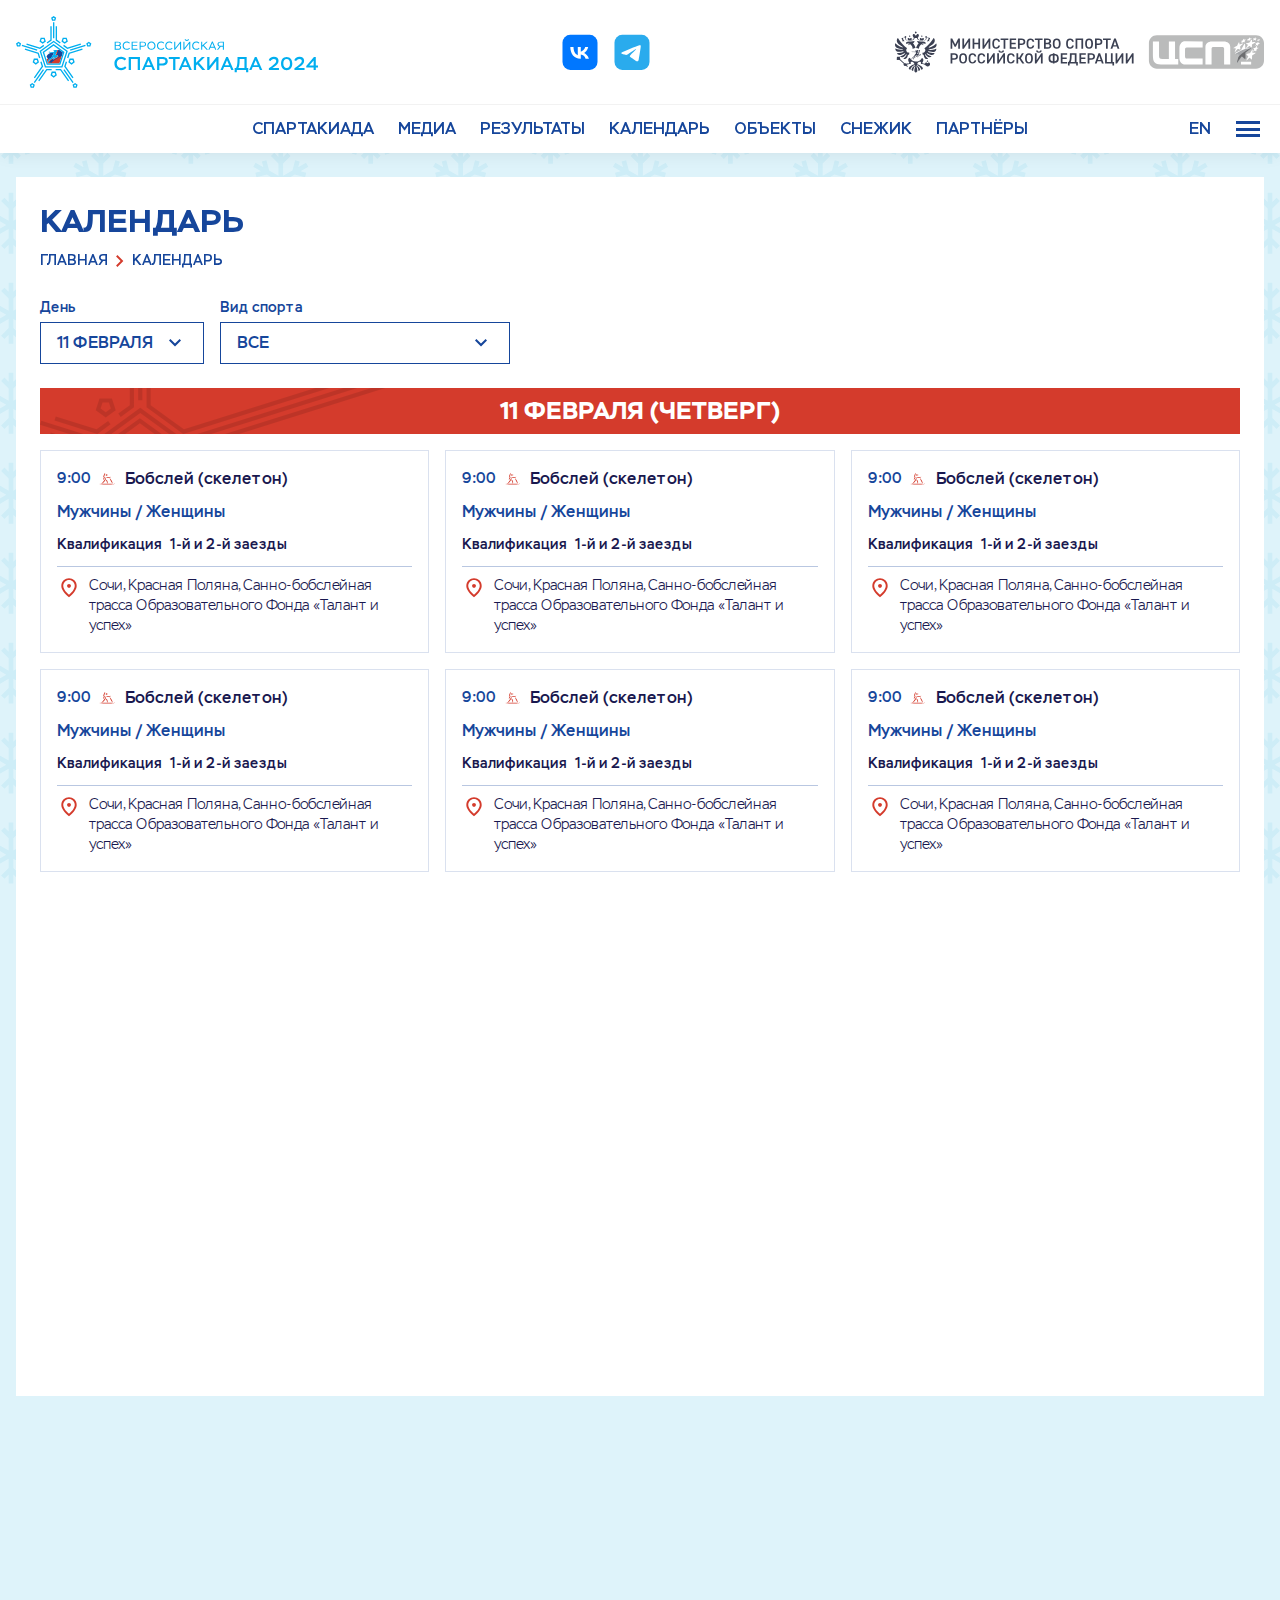
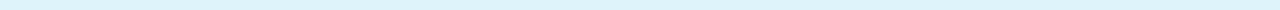
<file: calendar.html>
<!DOCTYPE html>
<html lang="ru">

<head>
	<meta charset="UTF-8">
	<meta http-equiv="X-UA-Compatible" content="IE=edge">
	<meta name="viewport" content="width=device-width, initial-scale=1.0">
	<title>СПАРТАКИАДА 2024 - Календарь</title>
	<meta property="og:title" content="СПАРТАКИАДА 2024 - Календарь">
	<meta property="og:description" content="Описание">
	<meta property="og:url" content="/">
	<meta property="og:site_name" content="СПАРТАКИАДА 2024 - Календарь">
	<!-- favicon -->
	<link rel="apple-touch-icon" sizes="180x180" href="img/favicon/apple-touch-icon.png">
	<link rel="icon" type="image/png" sizes="32x32" href="img/favicon/favicon-32x32.png">
	<link rel="icon" type="image/png" sizes="16x16" href="img/favicon/favicon-16x16.png">
	<link rel="manifest" href="img/favicon/site.webmanifest">
	<link rel="mask-icon" href="img/favicon/safari-pinned-tab.svg" color="#5bbad5">
	<meta name="msapplication-TileColor" content="#ffffff">
	<meta name="theme-color" content="#ffffff">
	<!-- styles -->
	<link rel="stylesheet" href="css/vendor.min.css">
	<link rel="stylesheet" href="css/app.min.css">
</head>

<body>
	<!-- wrapper -->
	<div class="wrapper">
		<!-- header -->
		<header class="header" id="header" data-aos="fade-in">
			<div class="header__top">
				<div class="container">
					<div class="header__wrapper">
						<a href="index.html" class="header__logotype">
							<img src="img/logotype.svg" width="302" height="72" alt="СПАРТАКИАДА 2024">
						</a>
						<div class="c-socnav header__socnav">
							<ul class="c-socnav__list">
								<li class="c-socnav__item">
									<a href="#" class="c-socnav__link">
										<svg class="c-socnav__icon">
											<use xlink:href="img/sprite.svg#icon-vk"></use>
										</svg>
									</a>
								</li>
								<li class="c-socnav__item">
									<a href="#" class="c-socnav__link">
										<svg class="c-socnav__icon">
											<use xlink:href="img/sprite.svg#icon-tg"></use>
										</svg>
									</a>
								</li>
							</ul>
						</div>
						<div class="header__partners">
							<a href="#" class="header__partner">
								<img src="img/min-sport.svg" width="245" height="43" alt="МИНИСТЕРСТВО СПОРТА">
							</a>
							<a href="#" class="header__partner">
								<img src="img/csp.svg" width="116" height="34" alt="ЦСП">
							</a>
						</div>
						<div class="header__controls header__controls--mobile">
							<a href="#" class="c-language header__language">EN</a>
							<button class="hamburger" aria-label="Меню">
								<span class="hamburger__inner"></span>
								<span class="hamburger__inner"></span>
								<span class="hamburger__inner"></span>
							</button>
						</div>
					</div>
				</div>
			</div>
			<div class="header__bottom">
				<div class="container">
					<div class="header__wrapper">
						<nav class="nav header__nav">
							<ul class="nav__list">
								<li class="nav__item">
									<a href="#" class="nav__link">Спартакиада</a>
								</li>
								<li class="nav__item">
									<a href="#" class="nav__link">Медиа</a>
								</li>
								<li class="nav__item">
									<a href="#" class="nav__link">Результаты</a>
								</li>
								<li class="nav__item">
									<a href="#" class="nav__link">Календарь</a>
								</li>
								<li class="nav__item">
									<a href="#" class="nav__link">Объекты</a>
								</li>
								<li class="nav__item">
									<a href="#" class="nav__link">Снежик</a>
								</li>
								<li class="nav__item">
									<a href="#" class="nav__link">Партнёры</a>
								</li>
							</ul>
						</nav>
						<div class="header__controls">
							<a href="#" class="c-language header__language">EN</a>
							<button class="hamburger" aria-label="Меню">
								<span class="hamburger__inner"></span>
								<span class="hamburger__inner"></span>
								<span class="hamburger__inner"></span>
							</button>
						</div>
					</div>
				</div>
			</div>
		</header>
		<!-- end of header -->
		<!-- content -->
		<div class="wrapper__content">
			<!-- calendar -->
			<div class="calendar section-indent-first" id="calendar">
				<div class="container">
					<div class="section-wrap" data-aos="fade-in">
						<div class="section-top">
							<h1 class="section-top__heading" data-aos="fade-in">Календарь</h1>
							<div class="breadcrumb section-top__breadcrumb" aria-label="Breadcrumb" data-aos="fade-in">
								<ul class="breadcrumb__list">
									<li class="breadcrumb__item">
										<a href="index.html" class="breadcrumb__link">Главная</a>
									</li>
									<li class="breadcrumb__item">
										<a href="calendar.html" class="breadcrumb__link">Календарь</a>
									</li>
								</ul>
							</div>
						</div>
						<div class="c-filter news__filter">
							<div class="c-filter__wrapper">
								<div class="c-filter__item">
									<span class="c-filter__label">День</span>
									<div class="c-select c-filter__select">
										<span class="c-select__selected">
											<span>11 февраля</span>
											<svg>
												<use xlink:href="img/sprite.svg#icon-caret"></use>
											</svg>
										</span>
										<div class="c-select__dropdown">
											<div class="c-select__scroll" data-simplebar>
												<ul class="c-select__list">
													<li class="c-select__item">
														<a href="#" class="c-select__link">10 февраля</a>
													</li>
													<li class="c-select__item is--active">
														<a href="#" class="c-select__link">11 февраля</a>
													</li>
													<li class="c-select__item">
														<a href="#" class="c-select__link">12 февраля</a>
													</li>
													<li class="c-select__item">
														<a href="#" class="c-select__link">13 февраля</a>
													</li>
													<li class="c-select__item">
														<a href="#" class="c-select__link">14 февраля</a>
													</li>
												</ul>
											</div>
										</div>
									</div>
								</div>
								<div class="c-filter__item c-filter__item--long">
									<span class="c-filter__label">Вид спорта</span>
									<div class="c-select c-filter__select">
										<span class="c-select__selected">
											<span>Все</span>
											<svg>
												<use xlink:href="img/sprite.svg#icon-caret"></use>
											</svg>
										</span>
										<div class="c-select__dropdown">
											<div class="c-select__scroll" data-simplebar>
												<ul class="c-select__list">
													<li class="c-select__item">
														<a href="#" class="c-select__link">
															<img src="img/icon-biathlon.svg" alt="Icon">
															<span>биатлон</span>
														</a>
													</li>
													<li class="c-select__item">
														<a href="#" class="c-select__link">
															<img src="img/icon-bobsled.svg" alt="Icon">
															<span>бобслей</span>
														</a>
													</li>
													<li class="c-select__item">
														<a href="#" class="c-select__link">
															<img src="img/icon-skiing.svg" alt="Icon">
															<span>горные лыжи</span>
														</a>
													</li>
													<li class="c-select__item">
														<a href="#" class="c-select__link">
															<img src="img/icon-skates.svg" alt="Icon">
															<span>коньки</span>
														</a>
													</li>
													<li class="c-select__item">
														<a href="#" class="c-select__link">
															<img src="img/icon-nordic-combined.svg" alt="Icon">
															<span>лыжное двоеборье</span>
														</a>
													</li>
												</ul>
											</div>
										</div>
									</div>
								</div>
							</div>
						</div>
						<div class="calendar__wrap">
							<h2 class="calendar__head" data-aos="fade-up">11 февраля (четверг)</h2>
							<div class="calendar__wrapper">
								<a href="#" class="calendar__item" data-aos="fade-up">
									<div class="calendar__inner">
										<span class="calendar__time">9:00</span>
										<span class="calendar__type">
											<img src="img/icon-biathlon.svg" alt="Image">
											<span>Бобслей (скелетон)</span>
										</span>
									</div>
									<span class="calendar__title">Мужчины / Женщины</span>
									<div class="calendar__inner">
										<span class="calendar__text">Квалификация</span>
										<span class="calendar__text">1-й и 2-й заезды</span>
									</div>
									<div class="calendar__bottom">
										<span class="calendar__location">
											<svg>
												<use xlink:href="img/sprite.svg#icon-location"></use>
											</svg>
											<span>Сочи, Красная Поляна, Санно-бобслейная трасса Образовательного Фонда «Талант и успех»</span>
										</span>
									</div>
								</a>
								<a href="#" class="calendar__item" data-aos="fade-up">
									<div class="calendar__inner">
										<span class="calendar__time">9:00</span>
										<span class="calendar__type">
											<img src="img/icon-biathlon.svg" alt="Image">
											<span>Бобслей (скелетон)</span>
										</span>
									</div>
									<span class="calendar__title">Мужчины / Женщины</span>
									<div class="calendar__inner">
										<span class="calendar__text">Квалификация</span>
										<span class="calendar__text">1-й и 2-й заезды</span>
									</div>
									<div class="calendar__bottom">
										<span class="calendar__location">
											<svg>
												<use xlink:href="img/sprite.svg#icon-location"></use>
											</svg>
											<span>Сочи, Красная Поляна, Санно-бобслейная трасса Образовательного Фонда «Талант и успех»</span>
										</span>
									</div>
								</a>
								<a href="#" class="calendar__item" data-aos="fade-up">
									<div class="calendar__inner">
										<span class="calendar__time">9:00</span>
										<span class="calendar__type">
											<img src="img/icon-biathlon.svg" alt="Image">
											<span>Бобслей (скелетон)</span>
										</span>
									</div>
									<span class="calendar__title">Мужчины / Женщины</span>
									<div class="calendar__inner">
										<span class="calendar__text">Квалификация</span>
										<span class="calendar__text">1-й и 2-й заезды</span>
									</div>
									<div class="calendar__bottom">
										<span class="calendar__location">
											<svg>
												<use xlink:href="img/sprite.svg#icon-location"></use>
											</svg>
											<span>Сочи, Красная Поляна, Санно-бобслейная трасса Образовательного Фонда «Талант и успех»</span>
										</span>
									</div>
								</a>
								<a href="#" class="calendar__item" data-aos="fade-up">
									<div class="calendar__inner">
										<span class="calendar__time">9:00</span>
										<span class="calendar__type">
											<img src="img/icon-biathlon.svg" alt="Image">
											<span>Бобслей (скелетон)</span>
										</span>
									</div>
									<span class="calendar__title">Мужчины / Женщины</span>
									<div class="calendar__inner">
										<span class="calendar__text">Квалификация</span>
										<span class="calendar__text">1-й и 2-й заезды</span>
									</div>
									<div class="calendar__bottom">
										<span class="calendar__location">
											<svg>
												<use xlink:href="img/sprite.svg#icon-location"></use>
											</svg>
											<span>Сочи, Красная Поляна, Санно-бобслейная трасса Образовательного Фонда «Талант и успех»</span>
										</span>
									</div>
								</a>
								<a href="#" class="calendar__item" data-aos="fade-up">
									<div class="calendar__inner">
										<span class="calendar__time">9:00</span>
										<span class="calendar__type">
											<img src="img/icon-biathlon.svg" alt="Image">
											<span>Бобслей (скелетон)</span>
										</span>
									</div>
									<span class="calendar__title">Мужчины / Женщины</span>
									<div class="calendar__inner">
										<span class="calendar__text">Квалификация</span>
										<span class="calendar__text">1-й и 2-й заезды</span>
									</div>
									<div class="calendar__bottom">
										<span class="calendar__location">
											<svg>
												<use xlink:href="img/sprite.svg#icon-location"></use>
											</svg>
											<span>Сочи, Красная Поляна, Санно-бобслейная трасса Образовательного Фонда «Талант и успех»</span>
										</span>
									</div>
								</a>
								<a href="#" class="calendar__item" data-aos="fade-up">
									<div class="calendar__inner">
										<span class="calendar__time">9:00</span>
										<span class="calendar__type">
											<img src="img/icon-biathlon.svg" alt="Image">
											<span>Бобслей (скелетон)</span>
										</span>
									</div>
									<span class="calendar__title">Мужчины / Женщины</span>
									<div class="calendar__inner">
										<span class="calendar__text">Квалификация</span>
										<span class="calendar__text">1-й и 2-й заезды</span>
									</div>
									<div class="calendar__bottom">
										<span class="calendar__location">
											<svg>
												<use xlink:href="img/sprite.svg#icon-location"></use>
											</svg>
											<span>Сочи, Красная Поляна, Санно-бобслейная трасса Образовательного Фонда «Талант и успех»</span>
										</span>
									</div>
								</a>
							</div>
						</div>
						<div class="calendar__wrap">
							<h2 class="calendar__head" data-aos="fade-up">9 февраля (пятница) - 2 комплекта медалей</h2>
							<div class="calendar__wrapper">
								<a href="#" class="calendar__item" data-aos="fade-up">
									<div class="calendar__inner">
										<span class="calendar__time">9:00</span>
										<span class="calendar__type">
											<img src="img/icon-biathlon.svg" alt="Image">
											<span>Бобслей (скелетон)</span>
										</span>
									</div>
									<span class="calendar__title">Мужчины / Женщины</span>
									<div class="calendar__inner">
										<span class="calendar__text">Квалификация</span>
										<span class="calendar__text">1-й и 2-й заезды</span>
									</div>
									<div class="calendar__bottom">
										<span class="calendar__location">
											<svg>
												<use xlink:href="img/sprite.svg#icon-location"></use>
											</svg>
											<span>Сочи, Красная Поляна, Санно-бобслейная трасса Образовательного Фонда «Талант и успех»</span>
										</span>
									</div>
								</a>
								<a href="#" class="calendar__item" data-aos="fade-up">
									<div class="calendar__inner">
										<span class="calendar__time">9:00</span>
										<span class="calendar__type">
											<img src="img/icon-biathlon.svg" alt="Image">
											<span>Бобслей (скелетон)</span>
										</span>
									</div>
									<span class="calendar__title">Мужчины / Женщины</span>
									<div class="calendar__inner">
										<span class="calendar__text">Квалификация</span>
										<span class="calendar__text">1-й и 2-й заезды</span>
									</div>
									<div class="calendar__bottom">
										<span class="calendar__location">
											<svg>
												<use xlink:href="img/sprite.svg#icon-location"></use>
											</svg>
											<span>Сочи, Красная Поляна, Санно-бобслейная трасса Образовательного Фонда «Талант и успех»</span>
										</span>
									</div>
								</a>
								<a href="#" class="calendar__item" data-aos="fade-up">
									<div class="calendar__inner">
										<span class="calendar__time">9:00</span>
										<span class="calendar__type">
											<img src="img/icon-biathlon.svg" alt="Image">
											<span>Бобслей (скелетон)</span>
										</span>
									</div>
									<span class="calendar__title">Мужчины / Женщины</span>
									<div class="calendar__inner">
										<span class="calendar__text">Квалификация</span>
										<span class="calendar__text">1-й и 2-й заезды</span>
									</div>
									<div class="calendar__bottom">
										<span class="calendar__location">
											<svg>
												<use xlink:href="img/sprite.svg#icon-location"></use>
											</svg>
											<span>Сочи, Красная Поляна, Санно-бобслейная трасса Образовательного Фонда «Талант и успех»</span>
										</span>
									</div>
								</a>
								<a href="#" class="calendar__item" data-aos="fade-up">
									<div class="calendar__inner">
										<span class="calendar__time">9:00</span>
										<span class="calendar__type">
											<img src="img/icon-biathlon.svg" alt="Image">
											<span>Бобслей (скелетон)</span>
										</span>
									</div>
									<span class="calendar__title">Мужчины / Женщины</span>
									<div class="calendar__inner">
										<span class="calendar__text">Квалификация</span>
										<span class="calendar__text">1-й и 2-й заезды</span>
									</div>
									<div class="calendar__bottom">
										<span class="calendar__location">
											<svg>
												<use xlink:href="img/sprite.svg#icon-location"></use>
											</svg>
											<span>Сочи, Красная Поляна, Санно-бобслейная трасса Образовательного Фонда «Талант и успех»</span>
										</span>
									</div>
								</a>
							</div>
						</div>
					</div>
				</div>
			</div>
			<!-- end of calendar -->
		</div>
		<!-- end of content -->
		<!-- footer -->
		<footer class="footer" id="footer" data-aos="fade-in">
			<div class="container">
				<div class="footer__main">
					<div class="footer__wrapper">
						<a href="#" class="footer__logotype">
							<img src="img/logotype-white.svg" width="302" height="72" alt="СПАРТАКИАДА 2024">
						</a>
						<div class="c-socnav footer__socnav">
							<ul class="c-socnav__list">
								<li class="c-socnav__item">
									<a href="#" class="c-socnav__link">
										<svg class="c-socnav__icon">
											<use xlink:href="img/sprite.svg#icon-vk"></use>
										</svg>
									</a>
								</li>
								<li class="c-socnav__item">
									<a href="#" class="c-socnav__link">
										<svg class="c-socnav__icon">
											<use xlink:href="img/sprite.svg#icon-tg"></use>
										</svg>
									</a>
								</li>
							</ul>
						</div>
						<div class="footer__partners">
							<a href="#" class="footer__partner">
								<img src="img/min-sport-white.svg" width="245" height="43" alt="МИНИСТЕРСТВО СПОРТА">
							</a>
							<a href="#" class="footer__partner">
								<img src="img/csp-white.svg" width="116" height="34" alt="ЦСП">
							</a>
						</div>
					</div>
					<div class="footer__wrapper">
						<p class="footer__copyright">2024 Официальный сайт Всероссийской спартакиады 2024 года. Все права защищены</p>
					</div>
				</div>
			</div>
		</footer>
		<!-- end of footer -->
	</div>
	<!-- end of wrapper -->
	<!-- menu -->
	<div class="menu" id="menu">
		<div class="menu__wrap">
			<div class="menu__main">
				<ul class="menu__list">
					<li class="menu__item">
						<div class="menu__elem">
							<a href="#" class="menu__link menu__link--trigger">
								<span>Спартакиада</span>
								<svg>
									<use xlink:href="img/sprite.svg#icon-arrow-more"></use>
								</svg>
							</a>
							<ul class="menu__sublist">
								<li class="menu__subitem">
									<a href="#" class="menu__link">
										<span>Новости</span>
									</a>
								</li>
							</ul>
						</div>
					</li>
					<li class="menu__item">
						<div class="menu__elem">
							<a href="#" class="menu__link menu__link--trigger">
								<span>Медиа</span>
								<svg>
									<use xlink:href="img/sprite.svg#icon-arrow-more"></use>
								</svg>
							</a>
							<ul class="menu__sublist">
								<li class="menu__subitem">
									<a href="news.html" class="menu__link">
										<span>Новости</span>
									</a>
								</li>
								<li class="menu__subitem">
									<a href="#" class="menu__link">
										<span>Фото</span>
									</a>
								</li>
								<li class="menu__subitem">
									<a href="broadcasts.html" class="menu__link">
										<span>Трансляции</span>
									</a>
								</li>
							</ul>
						</div>
					</li>
					<li class="menu__item">
						<div class="menu__elem">
							<a href="#" class="menu__link menu__link--trigger">
								<span>Результаты</span>
								<svg>
									<use xlink:href="img/sprite.svg#icon-arrow-more"></use>
								</svg>
							</a>
							<ul class="menu__sublist">
								<li class="menu__subitem">
									<a href="#" class="menu__link">
										<span>Индивидуальные результаты</span>
									</a>
								</li>
								<li class="menu__subitem">
									<a href="#" class="menu__link">
										<span>Командный зачёт</span>
									</a>
								</li>
							</ul>
						</div>
					</li>
					<li class="menu__item">
						<div class="menu__elem">
							<a href="#" class="menu__link menu__link--uppercase">
								<span>Календарь</span>
							</a>
						</div>
					</li>
					<li class="menu__item">
						<div class="menu__elem">
							<a href="objects.html" class="menu__link menu__link--uppercase">
								<span>Объекты</span>
							</a>
						</div>
					</li>
					<li class="menu__item">
						<div class="menu__elem">
							<a href="#" class="menu__link menu__link--uppercase">
								<span>Снежик</span>
							</a>
						</div>
					</li>
					<li class="menu__item">
						<div class="menu__elem">
							<a href="partners.html" class="menu__link menu__link--uppercase">
								<span>Партнёры</span>
							</a>
						</div>
					</li>
				</ul>
			</div>
			<div class="menu__bottom">
				<div class="c-socnav menu__socnav">
					<ul class="c-socnav__list">
						<li class="c-socnav__item">
							<a href="#" class="c-socnav__link">
								<svg class="c-socnav__icon">
									<use xlink:href="img/sprite.svg#icon-vk"></use>
								</svg>
							</a>
						</li>
						<li class="c-socnav__item">
							<a href="#" class="c-socnav__link">
								<svg class="c-socnav__icon">
									<use xlink:href="img/sprite.svg#icon-tg"></use>
								</svg>
							</a>
						</li>
					</ul>
				</div>
				<div class="menu__partners">
					<a href="#" class="menu__partner">
						<img src="img/min-sport.svg" width="245" height="43" alt="МИНИСТЕРСТВО СПОРТА">
					</a>
					<a href="#" class="menu__partner">
						<img src="img/csp.svg" width="116" height="34" alt="ЦСП">
					</a>
				</div>
				<p class="menu__copyright">2024 Официальный сайт Всероссийской спартакиады 2024 года. Все права защищены</p>
			</div>
		</div>
	</div>
	<!-- end of menu -->
	<!-- scripts -->
	<script src="js/vendor.min.js"></script>
	<script src="js/app.min.js"></script>
</body>

</html>
</file>
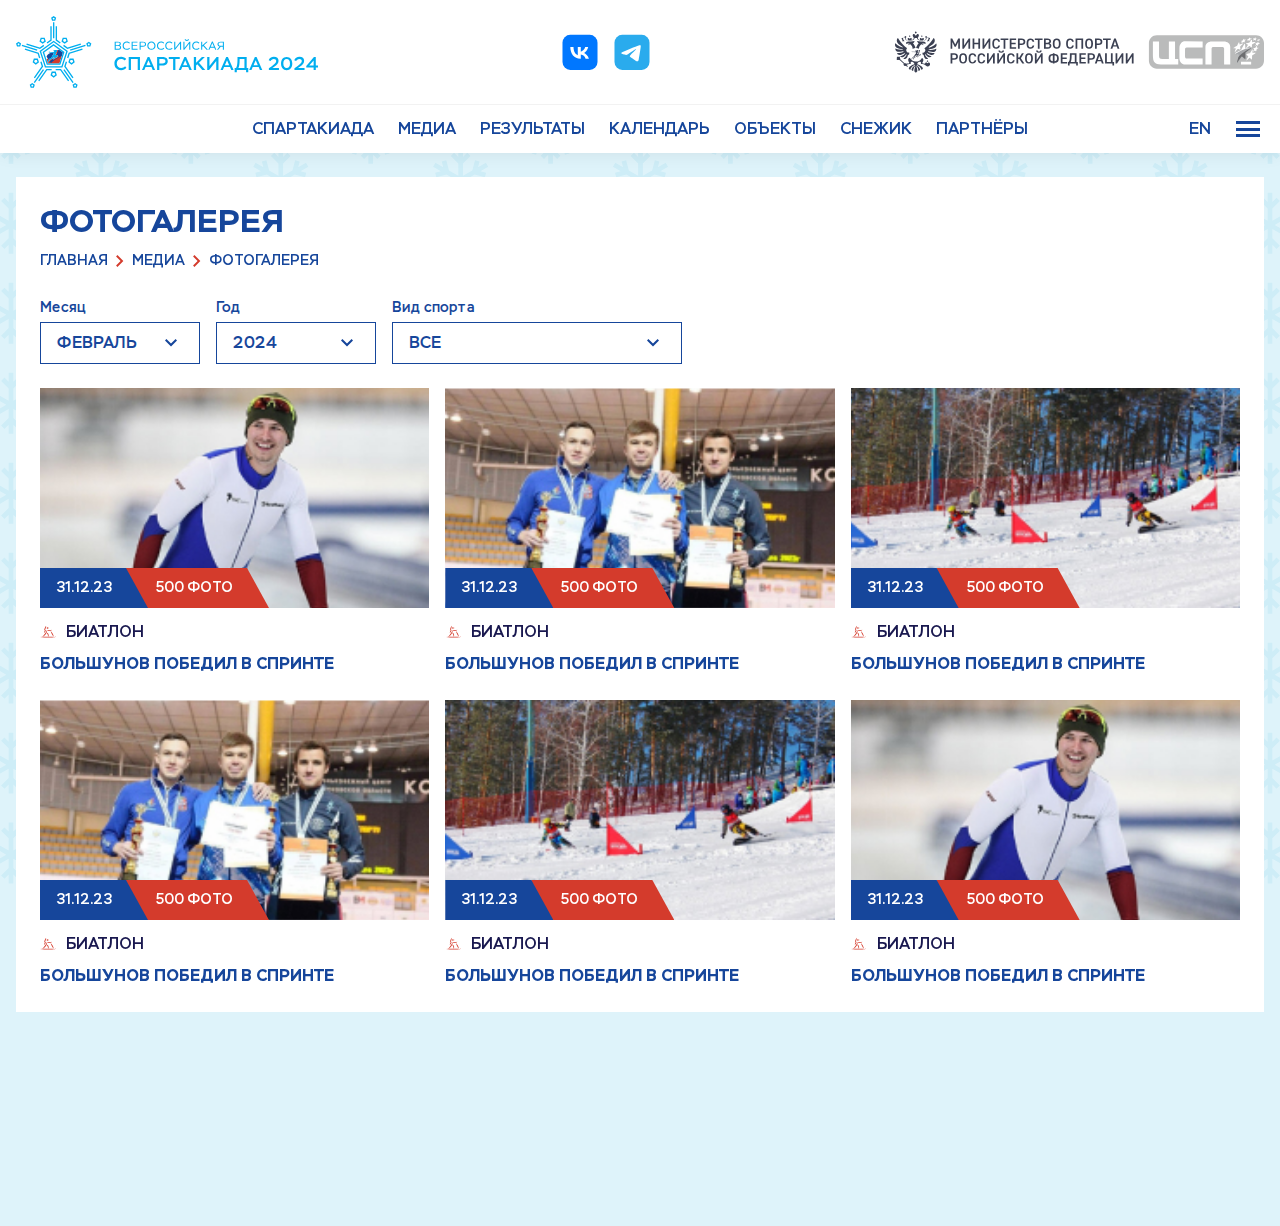
<file: gallery.html>
<!DOCTYPE html>
<html lang="ru">

<head>
	<meta charset="UTF-8">
	<meta http-equiv="X-UA-Compatible" content="IE=edge">
	<meta name="viewport" content="width=device-width, initial-scale=1.0">
	<title>СПАРТАКИАДА 2024 - Фотогалерея</title>
	<meta property="og:title" content="СПАРТАКИАДА 2024 - Фотогалерея">
	<meta property="og:description" content="Описание">
	<meta property="og:url" content="/">
	<meta property="og:site_name" content="СПАРТАКИАДА 2024 - Фотогалерея">
	<!-- favicon -->
	<link rel="apple-touch-icon" sizes="180x180" href="img/favicon/apple-touch-icon.png">
	<link rel="icon" type="image/png" sizes="32x32" href="img/favicon/favicon-32x32.png">
	<link rel="icon" type="image/png" sizes="16x16" href="img/favicon/favicon-16x16.png">
	<link rel="manifest" href="img/favicon/site.webmanifest">
	<link rel="mask-icon" href="img/favicon/safari-pinned-tab.svg" color="#5bbad5">
	<meta name="msapplication-TileColor" content="#ffffff">
	<meta name="theme-color" content="#ffffff">
	<!-- styles -->
	<link rel="stylesheet" href="css/vendor.min.css">
	<link rel="stylesheet" href="css/app.min.css">
</head>

<body>
	<!-- wrapper -->
	<div class="wrapper">
		<!-- header -->
		<header class="header" id="header" data-aos="fade-in">
			<div class="header__top">
				<div class="container">
					<div class="header__wrapper">
						<a href="index.html" class="header__logotype">
							<img src="img/logotype.svg" width="302" height="72" alt="СПАРТАКИАДА 2024">
						</a>
						<div class="c-socnav header__socnav">
							<ul class="c-socnav__list">
								<li class="c-socnav__item">
									<a href="#" class="c-socnav__link">
										<svg class="c-socnav__icon">
											<use xlink:href="img/sprite.svg#icon-vk"></use>
										</svg>
									</a>
								</li>
								<li class="c-socnav__item">
									<a href="#" class="c-socnav__link">
										<svg class="c-socnav__icon">
											<use xlink:href="img/sprite.svg#icon-tg"></use>
										</svg>
									</a>
								</li>
							</ul>
						</div>
						<div class="header__partners">
							<a href="#" class="header__partner">
								<img src="img/min-sport.svg" width="245" height="43" alt="МИНИСТЕРСТВО СПОРТА">
							</a>
							<a href="#" class="header__partner">
								<img src="img/csp.svg" width="116" height="34" alt="ЦСП">
							</a>
						</div>
						<div class="header__controls header__controls--mobile">
							<a href="#" class="c-language header__language">EN</a>
							<button class="hamburger" aria-label="Меню">
								<span class="hamburger__inner"></span>
								<span class="hamburger__inner"></span>
								<span class="hamburger__inner"></span>
							</button>
						</div>
					</div>
				</div>
			</div>
			<div class="header__bottom">
				<div class="container">
					<div class="header__wrapper">
						<nav class="nav header__nav">
							<ul class="nav__list">
								<li class="nav__item">
									<a href="#" class="nav__link">Спартакиада</a>
								</li>
								<li class="nav__item">
									<a href="#" class="nav__link">Медиа</a>
								</li>
								<li class="nav__item">
									<a href="#" class="nav__link">Результаты</a>
								</li>
								<li class="nav__item">
									<a href="#" class="nav__link">Календарь</a>
								</li>
								<li class="nav__item">
									<a href="#" class="nav__link">Объекты</a>
								</li>
								<li class="nav__item">
									<a href="#" class="nav__link">Снежик</a>
								</li>
								<li class="nav__item">
									<a href="#" class="nav__link">Партнёры</a>
								</li>
							</ul>
						</nav>
						<div class="header__controls">
							<a href="#" class="c-language header__language">EN</a>
							<button class="hamburger" aria-label="Меню">
								<span class="hamburger__inner"></span>
								<span class="hamburger__inner"></span>
								<span class="hamburger__inner"></span>
							</button>
						</div>
					</div>
				</div>
			</div>
		</header>
		<!-- end of header -->
		<!-- content -->
		<div class="wrapper__content">
			<!-- gallery -->
			<div class="gallery section-indent-first" id="gallery">
				<div class="container">
					<div class="section-wrap" data-aos="fade-in">
						<div class="section-top">
							<h1 class="section-top__heading" data-aos="fade-in">Фотогалерея </h1>
							<div class="breadcrumb section-top__breadcrumb" aria-label="Breadcrumb" data-aos="fade-in">
								<ul class="breadcrumb__list">
									<li class="breadcrumb__item">
										<a href="index.html" class="breadcrumb__link">Главная</a>
									</li>
									<li class="breadcrumb__item">
										<a href="#" class="breadcrumb__link">Медиа</a>
									</li>
									<li class="breadcrumb__item">
										<a href="gallery.html" class="breadcrumb__link">Фотогалерея </a>
									</li>
								</ul>
							</div>
						</div>
						<div class="c-filter gallery__filter">
							<div class="c-filter__wrapper">
								<div class="c-filter__item">
									<span class="c-filter__label">Месяц</span>
									<div class="c-select c-filter__select">
										<span class="c-select__selected">
											<span>Февраль</span>
											<svg>
												<use xlink:href="img/sprite.svg#icon-caret"></use>
											</svg>
										</span>
										<div class="c-select__dropdown">
											<div class="c-select__scroll" data-simplebar>
												<ul class="c-select__list">
													<li class="c-select__item">
														<a href="#" class="c-select__link">Январь</a>
													</li>
													<li class="c-select__item is--active">
														<a href="#" class="c-select__link">Февраль</a>
													</li>
													<li class="c-select__item">
														<a href="#" class="c-select__link">Март</a>
													</li>
													<li class="c-select__item">
														<a href="#" class="c-select__link">Апрель</a>
													</li>
													<li class="c-select__item">
														<a href="#" class="c-select__link">Май</a>
													</li>
													<li class="c-select__item">
														<a href="#" class="c-select__link">Июнь</a>
													</li>
													<li class="c-select__item">
														<a href="#" class="c-select__link">Июль</a>
													</li>
													<li class="c-select__item">
														<a href="#" class="c-select__link">Август</a>
													</li>
													<li class="c-select__item">
														<a href="#" class="c-select__link">Сентябрь</a>
													</li>
													<li class="c-select__item">
														<a href="#" class="c-select__link">Октябрь</a>
													</li>
													<li class="c-select__item">
														<a href="#" class="c-select__link">Ноябрь</a>
													</li>
													<li class="c-select__item">
														<a href="#" class="c-select__link">Декабрь</a>
													</li>
												</ul>
											</div>
										</div>
									</div>
								</div>
								<div class="c-filter__item">
									<span class="c-filter__label">Год</span>
									<div class="c-select c-filter__select">
										<span class="c-select__selected">
											<span>2024</span>
											<svg>
												<use xlink:href="img/sprite.svg#icon-caret"></use>
											</svg>
										</span>
										<div class="c-select__dropdown">
											<div class="c-select__scroll" data-simplebar>
												<ul class="c-select__list">
													<li class="c-select__item is--active">
														<a href="#" class="c-select__link">2024</a>
													</li>
													<li class="c-select__item">
														<a href="#" class="c-select__link">2023</a>
													</li>
													<li class="c-select__item">
														<a href="#" class="c-select__link">2022</a>
													</li>
													<li class="c-select__item">
														<a href="#" class="c-select__link">2021</a>
													</li>
													<li class="c-select__item">
														<a href="#" class="c-select__link">2020</a>
													</li>
												</ul>
											</div>
										</div>
									</div>
								</div>
								<div class="c-filter__item c-filter__item--long">
									<span class="c-filter__label">Вид спорта</span>
									<div class="c-select c-filter__select">
										<span class="c-select__selected">
											<span>Все</span>
											<svg>
												<use xlink:href="img/sprite.svg#icon-caret"></use>
											</svg>
										</span>
										<div class="c-select__dropdown">
											<div class="c-select__scroll" data-simplebar>
												<ul class="c-select__list">
													<li class="c-select__item">
														<a href="#" class="c-select__link">
															<img src="img/icon-biathlon.svg" alt="Icon">
															<span>биатлон</span>
														</a>
													</li>
													<li class="c-select__item">
														<a href="#" class="c-select__link">
															<img src="img/icon-bobsled.svg" alt="Icon">
															<span>бобслей</span>
														</a>
													</li>
													<li class="c-select__item">
														<a href="#" class="c-select__link">
															<img src="img/icon-skiing.svg" alt="Icon">
															<span>горные лыжи</span>
														</a>
													</li>
													<li class="c-select__item">
														<a href="#" class="c-select__link">
															<img src="img/icon-skates.svg" alt="Icon">
															<span>коньки</span>
														</a>
													</li>
													<li class="c-select__item">
														<a href="#" class="c-select__link">
															<img src="img/icon-nordic-combined.svg" alt="Icon">
															<span>лыжное двоеборье</span>
														</a>
													</li>
												</ul>
											</div>
										</div>
									</div>
								</div>
							</div>
						</div>
						<div class="gallery__wrapper">
							<a href="album.html" class="gallery-card gallery__item" data-aos="fade-up">
								<picture class="gallery-card__img">
									<img src="img/main-news-02.jpg" alt="Image">
									<div class="gallery-card__statuses">
										<span class="gallery-card__status gallery-card__status--blue">31.12.23</span>
										<span class="gallery-card__status">500 ФОТО</span>
									</div>
								</picture>
								<div class="gallery-card__body">
									<span class="gallery-card__type">
										<img src="img/icon-biathlon.svg" alt="Image">
										<span>биатлон</span>
									</span>
									<span class="gallery-card__title">Большунов победил в спринте</span>
								</div>
							</a>
							<a href="album.html" class="gallery-card gallery__item" data-aos="fade-up">
								<picture class="gallery-card__img">
									<img src="img/main-news-03.jpg" alt="Image">
									<div class="gallery-card__statuses">
										<span class="gallery-card__status gallery-card__status--blue">31.12.23</span>
										<span class="gallery-card__status">500 ФОТО</span>
									</div>
								</picture>
								<div class="gallery-card__body">
									<span class="gallery-card__type">
										<img src="img/icon-biathlon.svg" alt="Image">
										<span>биатлон</span>
									</span>
									<span class="gallery-card__title">Большунов победил в спринте</span>
								</div>
							</a>
							<a href="album.html" class="gallery-card gallery__item" data-aos="fade-up">
								<picture class="gallery-card__img">
									<img src="img/main-news-04.jpg" alt="Image">
									<div class="gallery-card__statuses">
										<span class="gallery-card__status gallery-card__status--blue">31.12.23</span>
										<span class="gallery-card__status">500 ФОТО</span>
									</div>
								</picture>
								<div class="gallery-card__body">
									<span class="gallery-card__type">
										<img src="img/icon-biathlon.svg" alt="Image">
										<span>биатлон</span>
									</span>
									<span class="gallery-card__title">Большунов победил в спринте</span>
								</div>
							</a>
							<a href="album.html" class="gallery-card gallery__item" data-aos="fade-up">
								<picture class="gallery-card__img">
									<img src="img/main-news-03.jpg" alt="Image">
									<div class="gallery-card__statuses">
										<span class="gallery-card__status gallery-card__status--blue">31.12.23</span>
										<span class="gallery-card__status">500 ФОТО</span>
									</div>
								</picture>
								<div class="gallery-card__body">
									<span class="gallery-card__type">
										<img src="img/icon-biathlon.svg" alt="Image">
										<span>биатлон</span>
									</span>
									<span class="gallery-card__title">Большунов победил в спринте</span>
								</div>
							</a>
							<a href="album.html" class="gallery-card gallery__item" data-aos="fade-up">
								<picture class="gallery-card__img">
									<img src="img/main-news-04.jpg" alt="Image">
									<div class="gallery-card__statuses">
										<span class="gallery-card__status gallery-card__status--blue">31.12.23</span>
										<span class="gallery-card__status">500 ФОТО</span>
									</div>
								</picture>
								<div class="gallery-card__body">
									<span class="gallery-card__type">
										<img src="img/icon-biathlon.svg" alt="Image">
										<span>биатлон</span>
									</span>
									<span class="gallery-card__title">Большунов победил в спринте</span>
								</div>
							</a>
							<a href="album.html" class="gallery-card gallery__item" data-aos="fade-up">
								<picture class="gallery-card__img">
									<img src="img/main-news-02.jpg" alt="Image">
									<div class="gallery-card__statuses">
										<span class="gallery-card__status gallery-card__status--blue">31.12.23</span>
										<span class="gallery-card__status">500 ФОТО</span>
									</div>
								</picture>
								<div class="gallery-card__body">
									<span class="gallery-card__type">
										<img src="img/icon-biathlon.svg" alt="Image">
										<span>биатлон</span>
									</span>
									<span class="gallery-card__title">Большунов победил в спринте</span>
								</div>
							</a>
						</div>
					</div>
				</div>
			</div>
			<!-- end of gallery -->
		</div>
		<!-- end of content -->
		<!-- footer -->
		<footer class="footer" id="footer" data-aos="fade-in">
			<div class="container">
				<div class="footer__main">
					<div class="footer__wrapper">
						<a href="#" class="footer__logotype">
							<img src="img/logotype-white.svg" width="302" height="72" alt="СПАРТАКИАДА 2024">
						</a>
						<div class="c-socnav footer__socnav">
							<ul class="c-socnav__list">
								<li class="c-socnav__item">
									<a href="#" class="c-socnav__link">
										<svg class="c-socnav__icon">
											<use xlink:href="img/sprite.svg#icon-vk"></use>
										</svg>
									</a>
								</li>
								<li class="c-socnav__item">
									<a href="#" class="c-socnav__link">
										<svg class="c-socnav__icon">
											<use xlink:href="img/sprite.svg#icon-tg"></use>
										</svg>
									</a>
								</li>
							</ul>
						</div>
						<div class="footer__partners">
							<a href="#" class="footer__partner">
								<img src="img/min-sport-white.svg" width="245" height="43" alt="МИНИСТЕРСТВО СПОРТА">
							</a>
							<a href="#" class="footer__partner">
								<img src="img/csp-white.svg" width="116" height="34" alt="ЦСП">
							</a>
						</div>
					</div>
					<div class="footer__wrapper">
						<p class="footer__copyright">2024 Официальный сайт Всероссийской спартакиады 2024 года. Все права защищены</p>
					</div>
				</div>
			</div>
		</footer>
		<!-- end of footer -->
	</div>
	<!-- end of wrapper -->
	<!-- menu -->
	<div class="menu" id="menu">
		<div class="menu__wrap">
			<div class="menu__main">
				<ul class="menu__list">
					<li class="menu__item">
						<div class="menu__elem">
							<a href="#" class="menu__link menu__link--trigger">
								<span>Спартакиада</span>
								<svg>
									<use xlink:href="img/sprite.svg#icon-arrow-more"></use>
								</svg>
							</a>
							<ul class="menu__sublist">
								<li class="menu__subitem">
									<a href="#" class="menu__link">
										<span>Новости</span>
									</a>
								</li>
							</ul>
						</div>
					</li>
					<li class="menu__item">
						<div class="menu__elem">
							<a href="#" class="menu__link menu__link--trigger">
								<span>Медиа</span>
								<svg>
									<use xlink:href="img/sprite.svg#icon-arrow-more"></use>
								</svg>
							</a>
							<ul class="menu__sublist">
								<li class="menu__subitem">
									<a href="news.html" class="menu__link">
										<span>Новости</span>
									</a>
								</li>
								<li class="menu__subitem">
									<a href="#" class="menu__link">
										<span>Фото</span>
									</a>
								</li>
								<li class="menu__subitem">
									<a href="broadcasts.html" class="menu__link">
										<span>Трансляции</span>
									</a>
								</li>
							</ul>
						</div>
					</li>
					<li class="menu__item">
						<div class="menu__elem">
							<a href="#" class="menu__link menu__link--trigger">
								<span>Результаты</span>
								<svg>
									<use xlink:href="img/sprite.svg#icon-arrow-more"></use>
								</svg>
							</a>
							<ul class="menu__sublist">
								<li class="menu__subitem">
									<a href="#" class="menu__link">
										<span>Индивидуальные результаты</span>
									</a>
								</li>
								<li class="menu__subitem">
									<a href="#" class="menu__link">
										<span>Командный зачёт</span>
									</a>
								</li>
							</ul>
						</div>
					</li>
					<li class="menu__item">
						<div class="menu__elem">
							<a href="#" class="menu__link menu__link--uppercase">
								<span>Календарь</span>
							</a>
						</div>
					</li>
					<li class="menu__item">
						<div class="menu__elem">
							<a href="objects.html" class="menu__link menu__link--uppercase">
								<span>Объекты</span>
							</a>
						</div>
					</li>
					<li class="menu__item">
						<div class="menu__elem">
							<a href="#" class="menu__link menu__link--uppercase">
								<span>Снежик</span>
							</a>
						</div>
					</li>
					<li class="menu__item">
						<div class="menu__elem">
							<a href="partners.html" class="menu__link menu__link--uppercase">
								<span>Партнёры</span>
							</a>
						</div>
					</li>
				</ul>
			</div>
			<div class="menu__bottom">
				<div class="c-socnav menu__socnav">
					<ul class="c-socnav__list">
						<li class="c-socnav__item">
							<a href="#" class="c-socnav__link">
								<svg class="c-socnav__icon">
									<use xlink:href="img/sprite.svg#icon-vk"></use>
								</svg>
							</a>
						</li>
						<li class="c-socnav__item">
							<a href="#" class="c-socnav__link">
								<svg class="c-socnav__icon">
									<use xlink:href="img/sprite.svg#icon-tg"></use>
								</svg>
							</a>
						</li>
					</ul>
				</div>
				<div class="menu__partners">
					<a href="#" class="menu__partner">
						<img src="img/min-sport.svg" width="245" height="43" alt="МИНИСТЕРСТВО СПОРТА">
					</a>
					<a href="#" class="menu__partner">
						<img src="img/csp.svg" width="116" height="34" alt="ЦСП">
					</a>
				</div>
				<p class="menu__copyright">2024 Официальный сайт Всероссийской спартакиады 2024 года. Все права защищены</p>
			</div>
		</div>
	</div>
	<!-- end of menu -->
	<!-- scripts -->
	<script src="js/vendor.min.js"></script>
	<script src="js/app.min.js"></script>
</body>

</html>
</file>
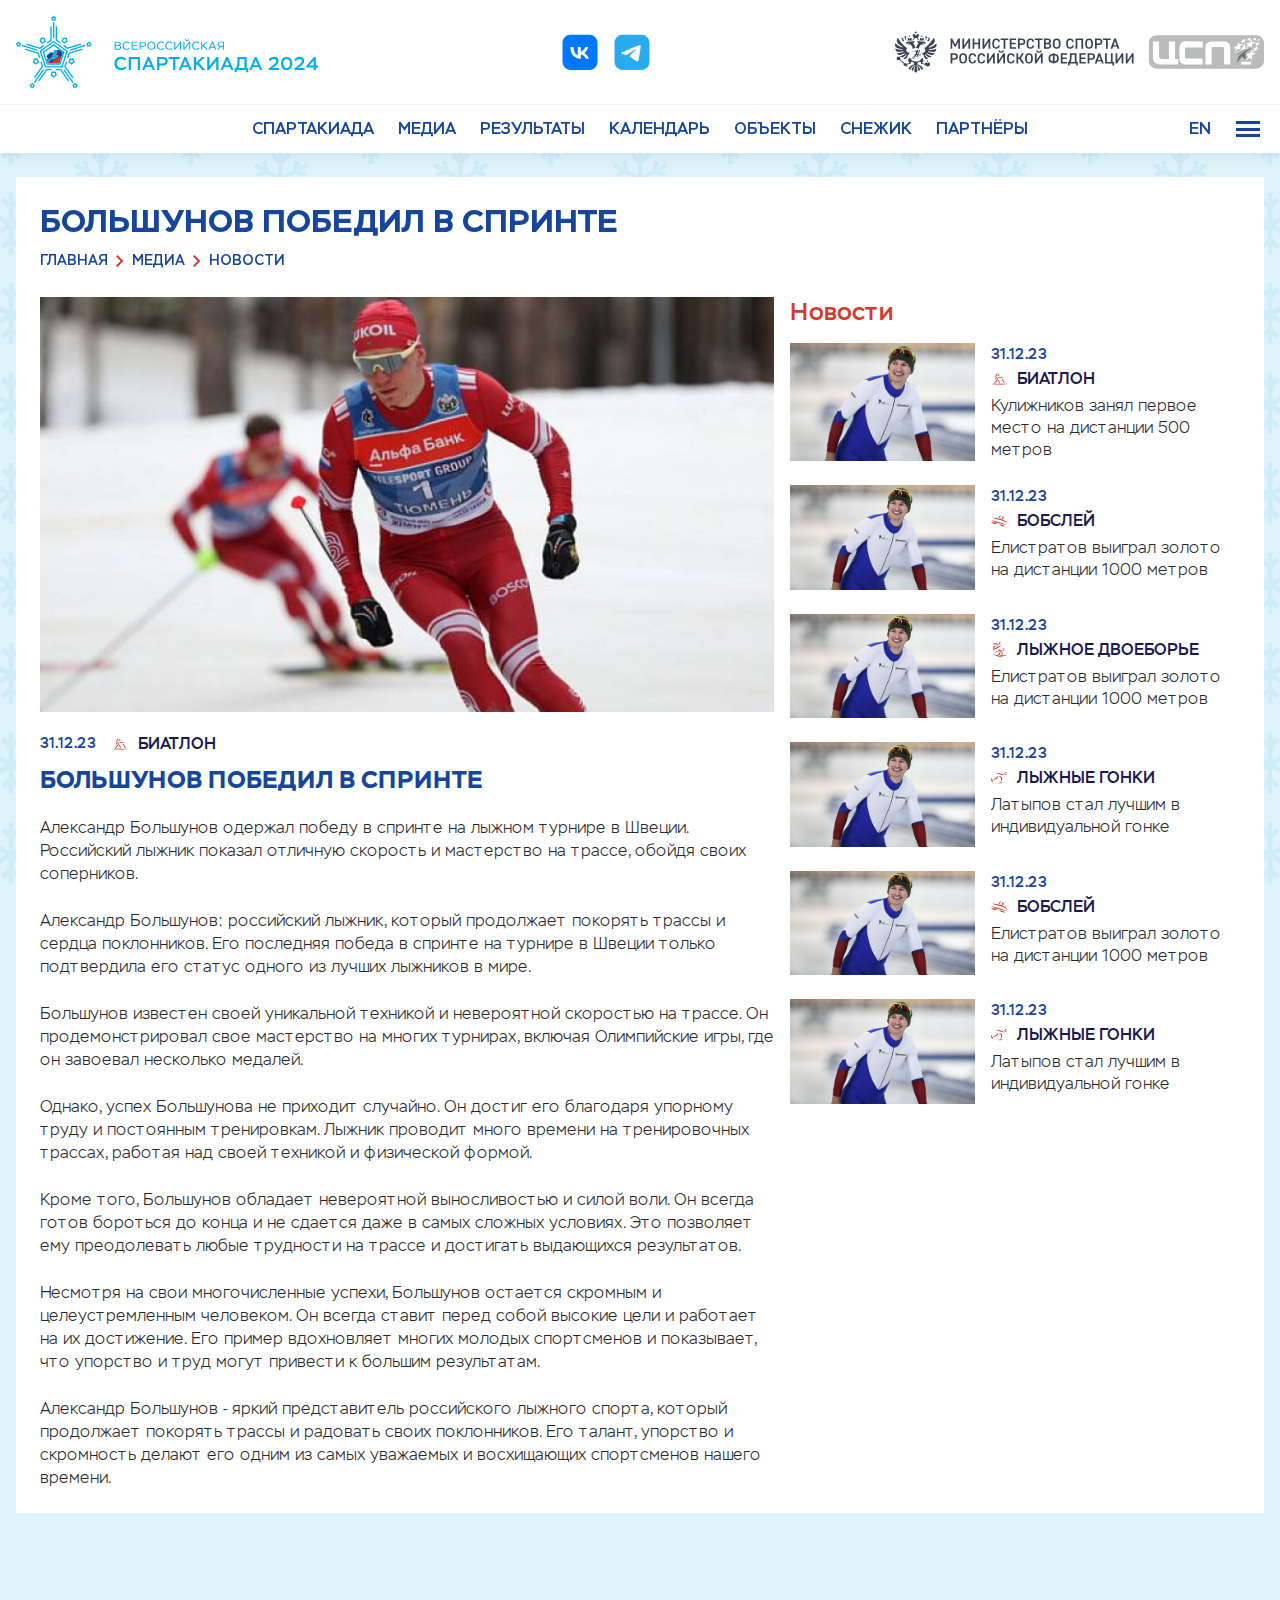
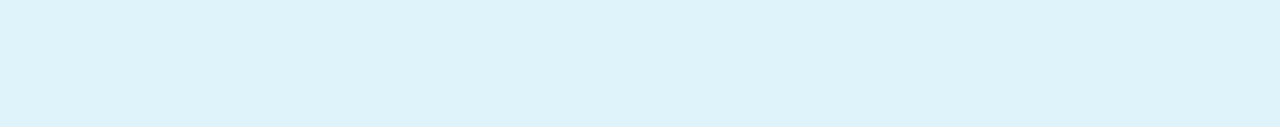
<file: news-inner.html>
<!DOCTYPE html>
<html lang="ru">

<head>
	<meta charset="UTF-8">
	<meta http-equiv="X-UA-Compatible" content="IE=edge">
	<meta name="viewport" content="width=device-width, initial-scale=1.0">
	<title>СПАРТАКИАДА 2024 - Большунов победил в спринте</title>
	<meta property="og:title" content="СПАРТАКИАДА 2024 - Большунов победил в спринте">
	<meta property="og:description" content="Описание">
	<meta property="og:url" content="/">
	<meta property="og:site_name" content="СПАРТАКИАДА 2024 - Большунов победил в спринте">
	<!-- favicon -->
	<link rel="apple-touch-icon" sizes="180x180" href="img/favicon/apple-touch-icon.png">
	<link rel="icon" type="image/png" sizes="32x32" href="img/favicon/favicon-32x32.png">
	<link rel="icon" type="image/png" sizes="16x16" href="img/favicon/favicon-16x16.png">
	<link rel="manifest" href="img/favicon/site.webmanifest">
	<link rel="mask-icon" href="img/favicon/safari-pinned-tab.svg" color="#5bbad5">
	<meta name="msapplication-TileColor" content="#ffffff">
	<meta name="theme-color" content="#ffffff">
	<!-- styles -->
	<link rel="stylesheet" href="css/vendor.min.css">
	<link rel="stylesheet" href="css/app.min.css">
</head>

<body>
	<!-- wrapper -->
	<div class="wrapper">
		<!-- header -->
		<header class="header" id="header" data-aos="fade-in">
			<div class="header__top">
				<div class="container">
					<div class="header__wrapper">
						<a href="index.html" class="header__logotype">
							<img src="img/logotype.svg" width="302" height="72" alt="СПАРТАКИАДА 2024">
						</a>
						<div class="c-socnav header__socnav">
							<ul class="c-socnav__list">
								<li class="c-socnav__item">
									<a href="#" class="c-socnav__link">
										<svg class="c-socnav__icon">
											<use xlink:href="img/sprite.svg#icon-vk"></use>
										</svg>
									</a>
								</li>
								<li class="c-socnav__item">
									<a href="#" class="c-socnav__link">
										<svg class="c-socnav__icon">
											<use xlink:href="img/sprite.svg#icon-tg"></use>
										</svg>
									</a>
								</li>
							</ul>
						</div>
						<div class="header__partners">
							<a href="#" class="header__partner">
								<img src="img/min-sport.svg" width="245" height="43" alt="МИНИСТЕРСТВО СПОРТА">
							</a>
							<a href="#" class="header__partner">
								<img src="img/csp.svg" width="116" height="34" alt="ЦСП">
							</a>
						</div>
						<div class="header__controls header__controls--mobile">
							<a href="#" class="c-language header__language">EN</a>
							<button class="hamburger" aria-label="Меню">
								<span class="hamburger__inner"></span>
								<span class="hamburger__inner"></span>
								<span class="hamburger__inner"></span>
							</button>
						</div>
					</div>
				</div>
			</div>
			<div class="header__bottom">
				<div class="container">
					<div class="header__wrapper">
						<nav class="nav header__nav">
							<ul class="nav__list">
								<li class="nav__item">
									<a href="#" class="nav__link">Спартакиада</a>
								</li>
								<li class="nav__item">
									<a href="#" class="nav__link">Медиа</a>
								</li>
								<li class="nav__item">
									<a href="#" class="nav__link">Результаты</a>
								</li>
								<li class="nav__item">
									<a href="#" class="nav__link">Календарь</a>
								</li>
								<li class="nav__item">
									<a href="#" class="nav__link">Объекты</a>
								</li>
								<li class="nav__item">
									<a href="#" class="nav__link">Снежик</a>
								</li>
								<li class="nav__item">
									<a href="#" class="nav__link">Партнёры</a>
								</li>
							</ul>
						</nav>
						<div class="header__controls">
							<a href="#" class="c-language header__language">EN</a>
							<button class="hamburger" aria-label="Меню">
								<span class="hamburger__inner"></span>
								<span class="hamburger__inner"></span>
								<span class="hamburger__inner"></span>
							</button>
						</div>
					</div>
				</div>
			</div>
		</header>
		<!-- end of header -->
		<!-- content -->
		<div class="wrapper__content">
			<!-- news inner -->
			<div class="news-inner section-indent-first" id="news-inner">
				<div class="container">
					<div class="section-wrap" data-aos="fade-in">
						<div class="section-top">
							<h1 class="section-top__heading" data-aos="fade-in">Большунов победил в спринте</h1>
							<div class="breadcrumb section-top__breadcrumb" aria-label="Breadcrumb" data-aos="fade-in">
								<ul class="breadcrumb__list">
									<li class="breadcrumb__item">
										<a href="index.html" class="breadcrumb__link">Главная</a>
									</li>
									<li class="breadcrumb__item">
										<a href="#" class="breadcrumb__link">Медиа</a>
									</li>
									<li class="breadcrumb__item">
										<a href="news.html" class="breadcrumb__link">Новости</a>
									</li>
								</ul>
							</div>
						</div>
						<div class="news-inner__wrap">
							<div class="news-inner__left">
								<picture class="news-inner__img">
									<img src="img/main-news-01.jpg" alt="Image">
								</picture>
								<div class="news-inner__inner">
									<span class="news-inner__date">31.12.23</span>
									<span class="news-inner__type">
										<img src="img/icon-biathlon.svg" alt="Icon">
										<span>биатлон</span>
									</span>
								</div>
								<h2 class="news-inner__heading">Большунов победил в спринте</h2>
								<div class="news-inner__content content">
									<p>Александр Большунов одержал победу в спринте на лыжном турнире в Швеции. Российский лыжник показал отличную скорость и мастерство на трассе, обойдя своих соперников.</p>
									<p>Александр Большунов: российский лыжник, который продолжает покорять трассы и сердца поклонников. Его последняя победа в спринте на турнире в Швеции только подтвердила его статус одного из лучших лыжников в мире.</p>
									<p>Большунов известен своей уникальной техникой и невероятной скоростью на трассе. Он продемонстрировал свое мастерство на многих турнирах, включая Олимпийские игры, где он завоевал несколько медалей.</p>
									<p>Однако, успех Большунова не приходит случайно. Он достиг его благодаря упорному труду и постоянным тренировкам. Лыжник проводит много времени на тренировочных трассах, работая над своей техникой и физической формой.</p>
									<p>Кроме того, Большунов обладает невероятной выносливостью и силой воли. Он всегда готов бороться до конца и не сдается даже в самых сложных условиях. Это позволяет ему преодолевать любые трудности на трассе и достигать выдающихся результатов.</p>
									<p>Несмотря на свои многочисленные успехи, Большунов остается скромным и целеустремленным человеком. Он всегда ставит перед собой высокие цели и работает на их достижение. Его пример вдохновляет многих молодых спортсменов и показывает, что упорство и труд могут привести к большим результатам.</p>
									<p>Александр Большунов - яркий представитель российского лыжного спорта, который продолжает покорять трассы и радовать своих поклонников. Его талант, упорство и скромность делают его одним из самых уважаемых и восхищающих спортсменов нашего времени.</p>
								</div>
							</div>
							<div class="news-inner__right">
								<div class="similar-news">
									<h3 class="similar-news__title">Новости</h3>
									<div class="similar-news__wrapper">
										<a href="#" class="similar-news-card similar-news__item">
											<picture class="similar-news-card__img">
												<img src="img/main-news-02.jpg" alt="Image">
											</picture>
											<div class="similar-news-card__body">
												<div class="similar-news-card__inner">
													<span class="similar-news-card__date">31.12.23</span>
													<span class="similar-news-card__type">
														<img src="img/icon-biathlon.svg" alt="Icon">
														<span>биатлон</span>
													</span>
												</div>
												<span class="similar-news-card__title">Кулижников занял первое место на дистанции 500 метров</span>
											</div>
										</a>
										<a href="#" class="similar-news-card similar-news__item">
											<picture class="similar-news-card__img">
												<img src="img/main-news-02.jpg" alt="Image">
											</picture>
											<div class="similar-news-card__body">
												<div class="similar-news-card__inner">
													<span class="similar-news-card__date">31.12.23</span>
													<span class="similar-news-card__type">
														<img src="img/icon-bobsled.svg" alt="Icon">
														<span>бобслей</span>
													</span>
												</div>
												<span class="similar-news-card__title">Елистратов выиграл золото на дистанции 1000 метров</span>
											</div>
										</a>
										<a href="#" class="similar-news-card similar-news__item">
											<picture class="similar-news-card__img">
												<img src="img/main-news-02.jpg" alt="Image">
											</picture>
											<div class="similar-news-card__body">
												<div class="similar-news-card__inner">
													<span class="similar-news-card__date">31.12.23</span>
													<span class="similar-news-card__type">
														<img src="img/icon-nordic-combined.svg" alt="Icon">
														<span>лыжное двоеборье</span>
													</span>
												</div>
												<span class="similar-news-card__title">Елистратов выиграл золото на дистанции 1000 метров</span>
											</div>
										</a>
										<a href="#" class="similar-news-card similar-news__item">
											<picture class="similar-news-card__img">
												<img src="img/main-news-02.jpg" alt="Image">
											</picture>
											<div class="similar-news-card__body">
												<div class="similar-news-card__inner">
													<span class="similar-news-card__date">31.12.23</span>
													<span class="similar-news-card__type">
														<img src="img/icon-skates.svg" alt="Icon">
														<span>лыжные гонки</span>
													</span>
												</div>
												<span class="similar-news-card__title">Латыпов стал лучшим в индивидуальной гонке</span>
											</div>
										</a>
										<a href="#" class="similar-news-card similar-news__item">
											<picture class="similar-news-card__img">
												<img src="img/main-news-02.jpg" alt="Image">
											</picture>
											<div class="similar-news-card__body">
												<div class="similar-news-card__inner">
													<span class="similar-news-card__date">31.12.23</span>
													<span class="similar-news-card__type">
														<img src="img/icon-bobsled.svg" alt="Icon">
														<span>бобслей</span>
													</span>
												</div>
												<span class="similar-news-card__title">Елистратов выиграл золото на дистанции 1000 метров</span>
											</div>
										</a>
										<a href="#" class="similar-news-card similar-news__item">
											<picture class="similar-news-card__img">
												<img src="img/main-news-02.jpg" alt="Image">
											</picture>
											<div class="similar-news-card__body">
												<div class="similar-news-card__inner">
													<span class="similar-news-card__date">31.12.23</span>
													<span class="similar-news-card__type">
														<img src="img/icon-skates.svg" alt="Icon">
														<span>лыжные гонки</span>
													</span>
												</div>
												<span class="similar-news-card__title">Латыпов стал лучшим в индивидуальной гонке</span>
											</div>
										</a>
									</div>
								</div>
							</div>
						</div>
					</div>
				</div>
			</div>
			<!-- end of news inner -->
		</div>
		<!-- end of content -->
		<!-- footer -->
		<footer class="footer" id="footer" data-aos="fade-in">
			<div class="container">
				<div class="footer__main">
					<div class="footer__wrapper">
						<a href="#" class="footer__logotype">
							<img src="img/logotype-white.svg" width="302" height="72" alt="СПАРТАКИАДА 2024">
						</a>
						<div class="c-socnav footer__socnav">
							<ul class="c-socnav__list">
								<li class="c-socnav__item">
									<a href="#" class="c-socnav__link">
										<svg class="c-socnav__icon">
											<use xlink:href="img/sprite.svg#icon-vk"></use>
										</svg>
									</a>
								</li>
								<li class="c-socnav__item">
									<a href="#" class="c-socnav__link">
										<svg class="c-socnav__icon">
											<use xlink:href="img/sprite.svg#icon-tg"></use>
										</svg>
									</a>
								</li>
							</ul>
						</div>
						<div class="footer__partners">
							<a href="#" class="footer__partner">
								<img src="img/min-sport-white.svg" width="245" height="43" alt="МИНИСТЕРСТВО СПОРТА">
							</a>
							<a href="#" class="footer__partner">
								<img src="img/csp-white.svg" width="116" height="34" alt="ЦСП">
							</a>
						</div>
					</div>
					<div class="footer__wrapper">
						<p class="footer__copyright">2024 Официальный сайт Всероссийской спартакиады 2024 года. Все права защищены</p>
					</div>
				</div>
			</div>
		</footer>
		<!-- end of footer -->
	</div>
	<!-- end of wrapper -->
	<!-- menu -->
	<div class="menu" id="menu">
		<div class="menu__wrap">
			<div class="menu__main">
				<ul class="menu__list">
					<li class="menu__item">
						<div class="menu__elem">
							<a href="#" class="menu__link menu__link--trigger">
								<span>Спартакиада</span>
								<svg>
									<use xlink:href="img/sprite.svg#icon-arrow-more"></use>
								</svg>
							</a>
							<ul class="menu__sublist">
								<li class="menu__subitem">
									<a href="#" class="menu__link">
										<span>Новости</span>
									</a>
								</li>
							</ul>
						</div>
					</li>
					<li class="menu__item">
						<div class="menu__elem">
							<a href="#" class="menu__link menu__link--trigger">
								<span>Медиа</span>
								<svg>
									<use xlink:href="img/sprite.svg#icon-arrow-more"></use>
								</svg>
							</a>
							<ul class="menu__sublist">
								<li class="menu__subitem">
									<a href="news.html" class="menu__link">
										<span>Новости</span>
									</a>
								</li>
								<li class="menu__subitem">
									<a href="#" class="menu__link">
										<span>Фото</span>
									</a>
								</li>
								<li class="menu__subitem">
									<a href="broadcasts.html" class="menu__link">
										<span>Трансляции</span>
									</a>
								</li>
							</ul>
						</div>
					</li>
					<li class="menu__item">
						<div class="menu__elem">
							<a href="#" class="menu__link menu__link--trigger">
								<span>Результаты</span>
								<svg>
									<use xlink:href="img/sprite.svg#icon-arrow-more"></use>
								</svg>
							</a>
							<ul class="menu__sublist">
								<li class="menu__subitem">
									<a href="#" class="menu__link">
										<span>Индивидуальные результаты</span>
									</a>
								</li>
								<li class="menu__subitem">
									<a href="#" class="menu__link">
										<span>Командный зачёт</span>
									</a>
								</li>
							</ul>
						</div>
					</li>
					<li class="menu__item">
						<div class="menu__elem">
							<a href="#" class="menu__link menu__link--uppercase">
								<span>Календарь</span>
							</a>
						</div>
					</li>
					<li class="menu__item">
						<div class="menu__elem">
							<a href="objects.html" class="menu__link menu__link--uppercase">
								<span>Объекты</span>
							</a>
						</div>
					</li>
					<li class="menu__item">
						<div class="menu__elem">
							<a href="#" class="menu__link menu__link--uppercase">
								<span>Снежик</span>
							</a>
						</div>
					</li>
					<li class="menu__item">
						<div class="menu__elem">
							<a href="partners.html" class="menu__link menu__link--uppercase">
								<span>Партнёры</span>
							</a>
						</div>
					</li>
				</ul>
			</div>
			<div class="menu__bottom">
				<div class="c-socnav menu__socnav">
					<ul class="c-socnav__list">
						<li class="c-socnav__item">
							<a href="#" class="c-socnav__link">
								<svg class="c-socnav__icon">
									<use xlink:href="img/sprite.svg#icon-vk"></use>
								</svg>
							</a>
						</li>
						<li class="c-socnav__item">
							<a href="#" class="c-socnav__link">
								<svg class="c-socnav__icon">
									<use xlink:href="img/sprite.svg#icon-tg"></use>
								</svg>
							</a>
						</li>
					</ul>
				</div>
				<div class="menu__partners">
					<a href="#" class="menu__partner">
						<img src="img/min-sport.svg" width="245" height="43" alt="МИНИСТЕРСТВО СПОРТА">
					</a>
					<a href="#" class="menu__partner">
						<img src="img/csp.svg" width="116" height="34" alt="ЦСП">
					</a>
				</div>
				<p class="menu__copyright">2024 Официальный сайт Всероссийской спартакиады 2024 года. Все права защищены</p>
			</div>
		</div>
	</div>
	<!-- end of menu -->
	<!-- scripts -->
	<script src="js/vendor.min.js"></script>
	<script src="js/app.min.js"></script>
</body>

</html>
</file>
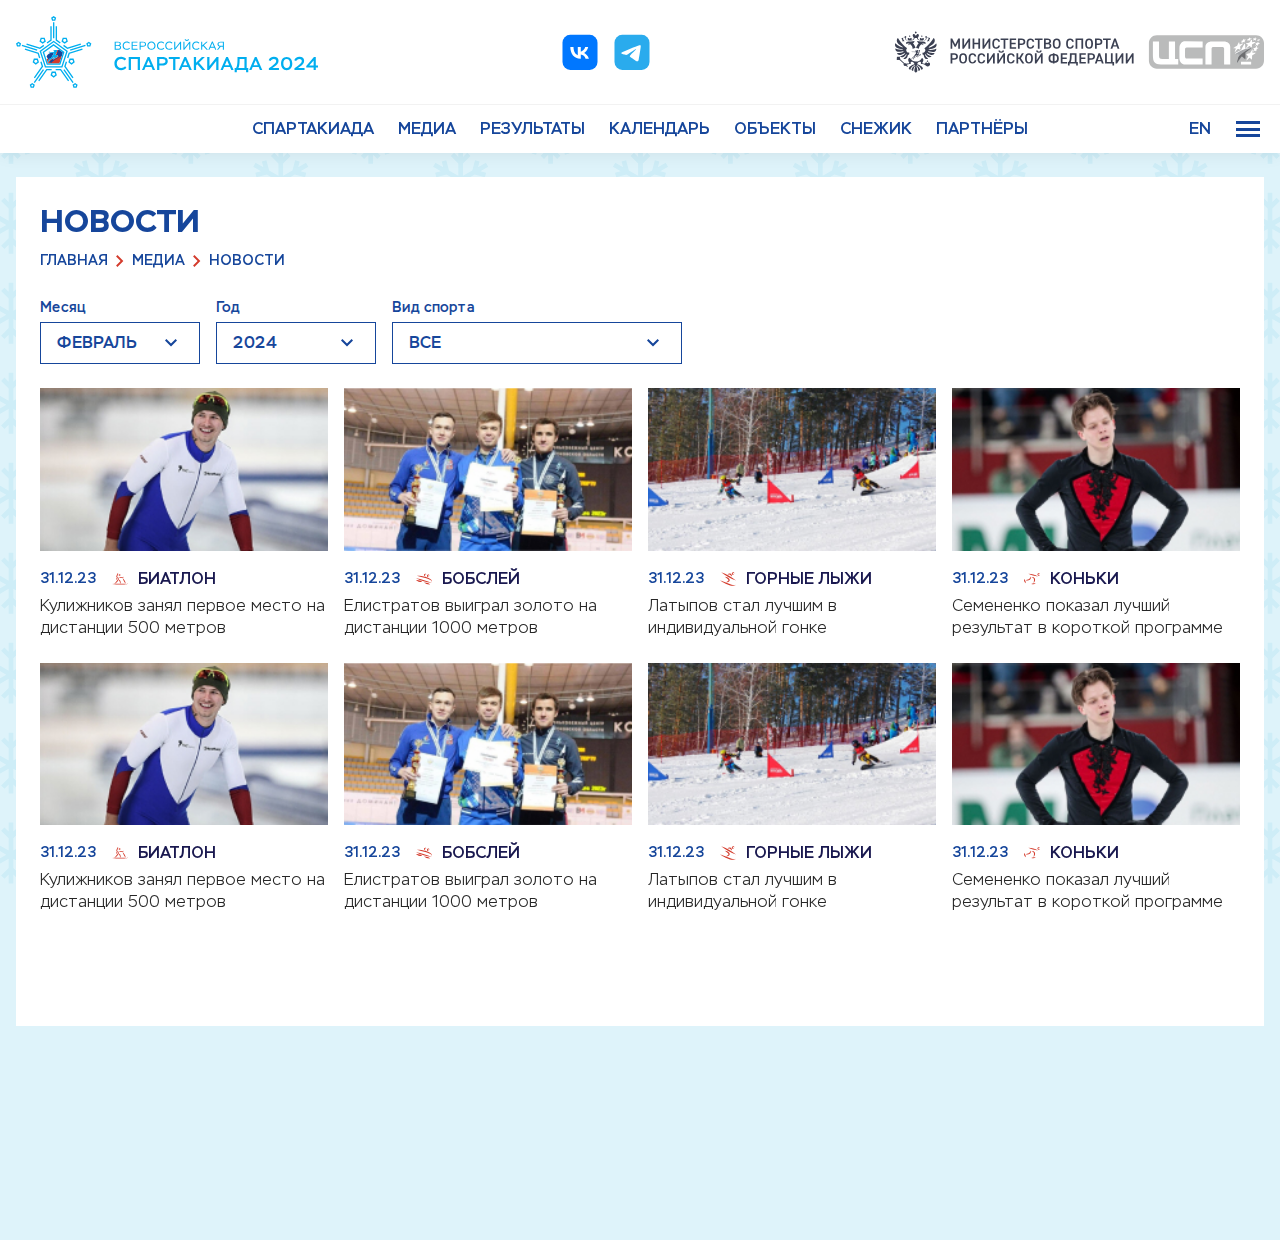
<file: news.html>
<!DOCTYPE html>
<html lang="ru">

<head>
	<meta charset="UTF-8">
	<meta http-equiv="X-UA-Compatible" content="IE=edge">
	<meta name="viewport" content="width=device-width, initial-scale=1.0">
	<title>СПАРТАКИАДА 2024 - Новости</title>
	<meta property="og:title" content="СПАРТАКИАДА 2024 - Новости">
	<meta property="og:description" content="Описание">
	<meta property="og:url" content="/">
	<meta property="og:site_name" content="СПАРТАКИАДА 2024 - Новости">
	<!-- favicon -->
	<link rel="apple-touch-icon" sizes="180x180" href="img/favicon/apple-touch-icon.png">
	<link rel="icon" type="image/png" sizes="32x32" href="img/favicon/favicon-32x32.png">
	<link rel="icon" type="image/png" sizes="16x16" href="img/favicon/favicon-16x16.png">
	<link rel="manifest" href="img/favicon/site.webmanifest">
	<link rel="mask-icon" href="img/favicon/safari-pinned-tab.svg" color="#5bbad5">
	<meta name="msapplication-TileColor" content="#ffffff">
	<meta name="theme-color" content="#ffffff">
	<!-- styles -->
	<link rel="stylesheet" href="css/vendor.min.css">
	<link rel="stylesheet" href="css/app.min.css">
</head>

<body>
	<!-- wrapper -->
	<div class="wrapper">
		<!-- header -->
		<header class="header" id="header" data-aos="fade-in">
			<div class="header__top">
				<div class="container">
					<div class="header__wrapper">
						<a href="#" class="header__logotype">
							<img src="img/logotype.svg" width="302" height="72" alt="СПАРТАКИАДА 2024">
						</a>
						<div class="c-socnav header__socnav">
							<ul class="c-socnav__list">
								<li class="c-socnav__item">
									<a href="#" class="c-socnav__link">
										<svg class="c-socnav__icon">
											<use xlink:href="img/sprite.svg#icon-vk"></use>
										</svg>
									</a>
								</li>
								<li class="c-socnav__item">
									<a href="#" class="c-socnav__link">
										<svg class="c-socnav__icon">
											<use xlink:href="img/sprite.svg#icon-tg"></use>
										</svg>
									</a>
								</li>
							</ul>
						</div>
						<div class="header__partners">
							<a href="#" class="header__partner">
								<img src="img/min-sport.svg" width="245" height="43" alt="МИНИСТЕРСТВО СПОРТА">
							</a>
							<a href="#" class="header__partner">
								<img src="img/csp.svg" width="116" height="34" alt="ЦСП">
							</a>
						</div>
						<div class="header__controls header__controls--mobile">
							<a href="#" class="c-language header__language">EN</a>
							<button class="hamburger" id="hamburger-toggle" aria-label="Меню">
								<span class="hamburger__inner"></span>
								<span class="hamburger__inner"></span>
								<span class="hamburger__inner"></span>
							</button>
						</div>
					</div>
				</div>
			</div>
			<div class="header__bottom">
				<div class="container">
					<div class="header__wrapper">
						<nav class="nav header__nav">
							<ul class="nav__list">
								<li class="nav__item">
									<a href="#" class="nav__link">Спартакиада</a>
								</li>
								<li class="nav__item">
									<a href="#" class="nav__link">Медиа</a>
								</li>
								<li class="nav__item">
									<a href="#" class="nav__link">Результаты</a>
								</li>
								<li class="nav__item">
									<a href="#" class="nav__link">Календарь</a>
								</li>
								<li class="nav__item">
									<a href="#" class="nav__link">Объекты</a>
								</li>
								<li class="nav__item">
									<a href="#" class="nav__link">Снежик</a>
								</li>
								<li class="nav__item">
									<a href="#" class="nav__link">Партнёры</a>
								</li>
							</ul>
						</nav>
						<div class="header__controls">
							<a href="#" class="c-language header__language">EN</a>
							<button class="hamburger" id="hamburger-toggle" aria-label="Меню">
								<span class="hamburger__inner"></span>
								<span class="hamburger__inner"></span>
								<span class="hamburger__inner"></span>
							</button>
						</div>
					</div>
				</div>
			</div>
		</header>
		<!-- end of header -->
		<!-- content -->
		<div class="wrapper__content">
			<!-- news -->
			<div class="news section-indent-first" id="news">
				<div class="container">
					<div class="section-wrap" data-aos="fade-in">
						<div class="section-top">
							<h1 class="section-top__heading" data-aos="fade-in">Новости</h1>
							<div class="breadcrumb section-top__breadcrumb" aria-label="Breadcrumb" data-aos="fade-in">
								<ul class="breadcrumb__list">
									<li class="breadcrumb__item">
										<a href="index.html" class="breadcrumb__link">Главная</a>
									</li>
									<li class="breadcrumb__item">
										<a href="#" class="breadcrumb__link">Медиа</a>
									</li>
									<li class="breadcrumb__item">
										<a href="news.html" class="breadcrumb__link">Новости</a>
									</li>
								</ul>
							</div>
						</div>
						<div class="c-filter news__filter">
							<div class="c-filter__wrapper">
								<div class="c-filter__item">
									<span class="c-filter__label">Месяц</span>
									<div class="c-select c-filter__select">
										<span class="c-select__selected">
											<span>Февраль</span>
											<svg>
												<use xlink:href="img/sprite.svg#icon-caret"></use>
											</svg>
										</span>
										<div class="c-select__dropdown">
											<div class="c-select__scroll" data-simplebar>
												<ul class="c-select__list">
													<li class="c-select__item">
														<a href="#" class="c-select__link">Январь</a>
													</li>
													<li class="c-select__item is--active">
														<a href="#" class="c-select__link">Февраль</a>
													</li>
													<li class="c-select__item">
														<a href="#" class="c-select__link">Март</a>
													</li>
													<li class="c-select__item">
														<a href="#" class="c-select__link">Апрель</a>
													</li>
													<li class="c-select__item">
														<a href="#" class="c-select__link">Май</a>
													</li>
													<li class="c-select__item">
														<a href="#" class="c-select__link">Июнь</a>
													</li>
													<li class="c-select__item">
														<a href="#" class="c-select__link">Июль</a>
													</li>
													<li class="c-select__item">
														<a href="#" class="c-select__link">Август</a>
													</li>
													<li class="c-select__item">
														<a href="#" class="c-select__link">Сентябрь</a>
													</li>
													<li class="c-select__item">
														<a href="#" class="c-select__link">Октябрь</a>
													</li>
													<li class="c-select__item">
														<a href="#" class="c-select__link">Ноябрь</a>
													</li>
													<li class="c-select__item">
														<a href="#" class="c-select__link">Декабрь</a>
													</li>
												</ul>
											</div>
										</div>
									</div>
								</div>
								<div class="c-filter__item">
									<span class="c-filter__label">Год</span>
									<div class="c-select c-filter__select">
										<span class="c-select__selected">
											<span>2024</span>
											<svg>
												<use xlink:href="img/sprite.svg#icon-caret"></use>
											</svg>
										</span>
										<div class="c-select__dropdown">
											<div class="c-select__scroll" data-simplebar>
												<ul class="c-select__list">
													<li class="c-select__item is--active">
														<a href="#" class="c-select__link">2024</a>
													</li>
													<li class="c-select__item">
														<a href="#" class="c-select__link">2023</a>
													</li>
													<li class="c-select__item">
														<a href="#" class="c-select__link">2022</a>
													</li>
													<li class="c-select__item">
														<a href="#" class="c-select__link">2021</a>
													</li>
													<li class="c-select__item">
														<a href="#" class="c-select__link">2020</a>
													</li>
												</ul>
											</div>
										</div>
									</div>
								</div>
								<div class="c-filter__item c-filter__item--long">
									<span class="c-filter__label">Вид спорта</span>
									<div class="c-select c-filter__select">
										<span class="c-select__selected">
											<span>Все</span>
											<svg>
												<use xlink:href="img/sprite.svg#icon-caret"></use>
											</svg>
										</span>
										<div class="c-select__dropdown">
											<div class="c-select__scroll" data-simplebar>
												<ul class="c-select__list">
													<li class="c-select__item">
														<a href="#" class="c-select__link">
															<img src="img/icon-biathlon.svg" alt="Icon">
															<span>биатлон</span>
														</a>
													</li>
													<li class="c-select__item">
														<a href="#" class="c-select__link">
															<img src="img/icon-bobsled.svg" alt="Icon">
															<span>бобслей</span>
														</a>
													</li>
													<li class="c-select__item">
														<a href="#" class="c-select__link">
															<img src="img/icon-skiing.svg" alt="Icon">
															<span>горные лыжи</span>
														</a>
													</li>
													<li class="c-select__item">
														<a href="#" class="c-select__link">
															<img src="img/icon-skates.svg" alt="Icon">
															<span>коньки</span>
														</a>
													</li>
													<li class="c-select__item">
														<a href="#" class="c-select__link">
															<img src="img/icon-nordic-combined.svg" alt="Icon">
															<span>лыжное двоеборье</span>
														</a>
													</li>
												</ul>
											</div>
										</div>
									</div>
								</div>
							</div>
						</div>
						<div class="news__wrapper">
							<a href="news-inner.html" class="news-card news__item" data-aos="fade-up">
								<picture class="news-card__img">
									<img src="img/main-news-02.jpg" alt="Image">
								</picture>
								<div class="news-card__body">
									<div class="news-card__inner">
										<span class="news-card__date">31.12.23</span>
										<span class="news-card__type">
											<img src="img/icon-biathlon.svg" alt="Image">
											<span>биатлон</span>
										</span>
									</div>
									<span class="news-card__title">Кулижников занял первое место на дистанции 500 метров</span>
								</div>
							</a>
							<a href="news-inner.html" class="news-card news__item" data-aos="fade-up">
								<picture class="news-card__img">
									<img src="img/main-news-03.jpg" alt="Image">
								</picture>
								<div class="news-card__body">
									<div class="news-card__inner">
										<span class="news-card__date">31.12.23</span>
										<span class="news-card__type">
											<img src="img/icon-bobsled.svg" alt="Image">
											<span>бобслей</span>
										</span>
									</div>
									<span class="news-card__title">Елистратов выиграл золото на дистанции 1000 метров</span>
								</div>
							</a>
							<a href="news-inner.html" class="news-card news__item" data-aos="fade-up">
								<picture class="news-card__img">
									<img src="img/main-news-04.jpg" alt="Image">
								</picture>
								<div class="news-card__body">
									<div class="news-card__inner">
										<span class="news-card__date">31.12.23</span>
										<span class="news-card__type">
											<img src="img/icon-skiing.svg" alt="Image">
											<span>горные лыжи</span>
										</span>
									</div>
									<span class="news-card__title">Латыпов стал лучшим в индивидуальной гонке</span>
								</div>
							</a>
							<a href="news-inner.html" class="news-card news__item" data-aos="fade-up">
								<picture class="news-card__img">
									<img src="img/main-news-05.jpg" alt="Image">
								</picture>
								<div class="news-card__body">
									<div class="news-card__inner">
										<span class="news-card__date">31.12.23</span>
										<span class="news-card__type">
											<img src="img/icon-skates.svg" alt="Image">
											<span>коньки</span>
										</span>
									</div>
									<span class="news-card__title">Семененко показал лучший результат в короткой программе</span>
								</div>
							</a>
							<a href="news-inner.html" class="news-card news__item" data-aos="fade-up">
								<picture class="news-card__img">
									<img src="img/main-news-02.jpg" alt="Image">
								</picture>
								<div class="news-card__body">
									<div class="news-card__inner">
										<span class="news-card__date">31.12.23</span>
										<span class="news-card__type">
											<img src="img/icon-biathlon.svg" alt="Image">
											<span>биатлон</span>
										</span>
									</div>
									<span class="news-card__title">Кулижников занял первое место на дистанции 500 метров</span>
								</div>
							</a>
							<a href="news-inner.html" class="news-card news__item" data-aos="fade-up">
								<picture class="news-card__img">
									<img src="img/main-news-03.jpg" alt="Image">
								</picture>
								<div class="news-card__body">
									<div class="news-card__inner">
										<span class="news-card__date">31.12.23</span>
										<span class="news-card__type">
											<img src="img/icon-bobsled.svg" alt="Image">
											<span>бобслей</span>
										</span>
									</div>
									<span class="news-card__title">Елистратов выиграл золото на дистанции 1000 метров</span>
								</div>
							</a>
							<a href="news-inner.html" class="news-card news__item" data-aos="fade-up">
								<picture class="news-card__img">
									<img src="img/main-news-04.jpg" alt="Image">
								</picture>
								<div class="news-card__body">
									<div class="news-card__inner">
										<span class="news-card__date">31.12.23</span>
										<span class="news-card__type">
											<img src="img/icon-skiing.svg" alt="Image">
											<span>горные лыжи</span>
										</span>
									</div>
									<span class="news-card__title">Латыпов стал лучшим в индивидуальной гонке</span>
								</div>
							</a>
							<a href="news-inner.html" class="news-card news__item" data-aos="fade-up">
								<picture class="news-card__img">
									<img src="img/main-news-05.jpg" alt="Image">
								</picture>
								<div class="news-card__body">
									<div class="news-card__inner">
										<span class="news-card__date">31.12.23</span>
										<span class="news-card__type">
											<img src="img/icon-skates.svg" alt="Image">
											<span>коньки</span>
										</span>
									</div>
									<span class="news-card__title">Семененко показал лучший результат в короткой программе</span>
								</div>
							</a>
						</div>
						<div class="section-bottom news__bottom" data-aos="fade-up">
							<div class="pagination section-bottom__pagination">
								<ul class="pagination__list">
									<li class="pagination__item">
										<a href="#" class="pagination__btn">
											<svg class="pagination__icon">
												<use xlink:href="img/sprite.svg#icon-arrow-prev"></use>
											</svg>
										</a>
									</li>
									<li class="pagination__item is--active">
										<a href="#" class="pagination__btn">1</a>
									</li>
									<li class="pagination__item">
										<a href="#" class="pagination__btn">2</a>
									</li>
									<li class="pagination__item">
										<a href="#" class="pagination__btn">3</a>
									</li>
									<li class="pagination__item">
										<a href="#" class="pagination__btn">4</a>
									</li>
									<li class="pagination__item">
										<a href="#" class="pagination__btn">5</a>
									</li>
									<li class="pagination__item is--mobile-hidden">
										<a href="#" class="pagination__btn">6</a>
									</li>
									<li class="pagination__item">
										<a href="#" class="pagination__btn pagination__btn--plug">...</a>
									</li>
									<li class="pagination__item">
										<a href="#" class="pagination__btn">
											<svg class="pagination__icon">
												<use xlink:href="img/sprite.svg#icon-arrow-next"></use>
											</svg>
										</a>
									</li>
								</ul>
							</div>
						</div>
					</div>
				</div>
			</div>
			<!-- end of news -->
		</div>
		<!-- end of content -->
		<!-- footer -->
		<footer class="footer" id="footer" data-aos="fade-in">
			<div class="container">
				<div class="footer__main">
					<div class="footer__wrapper">
						<a href="#" class="footer__logotype">
							<img src="img/logotype-white.svg" width="302" height="72" alt="СПАРТАКИАДА 2024">
						</a>
						<div class="c-socnav footer__socnav">
							<ul class="c-socnav__list">
								<li class="c-socnav__item">
									<a href="#" class="c-socnav__link">
										<svg class="c-socnav__icon">
											<use xlink:href="img/sprite.svg#icon-vk"></use>
										</svg>
									</a>
								</li>
								<li class="c-socnav__item">
									<a href="#" class="c-socnav__link">
										<svg class="c-socnav__icon">
											<use xlink:href="img/sprite.svg#icon-tg"></use>
										</svg>
									</a>
								</li>
							</ul>
						</div>
						<div class="footer__partners">
							<a href="#" class="footer__partner">
								<img src="img/min-sport-white.svg" width="245" height="43" alt="МИНИСТЕРСТВО СПОРТА">
							</a>
							<a href="#" class="footer__partner">
								<img src="img/csp-white.svg" width="116" height="34" alt="ЦСП">
							</a>
						</div>
					</div>
					<div class="footer__wrapper">
						<p class="footer__copyright">2024 Официальный сайт Всероссийской спартакиады 2024 года. Все права защищены</p>
					</div>
				</div>
			</div>
		</footer>
		<!-- end of footer -->
	</div>
	<!-- end of wrapper -->
	<!-- scripts -->
	<script src="js/vendor.min.js"></script>
	<script src="js/app.min.js"></script>
</body>

</html>
</file>
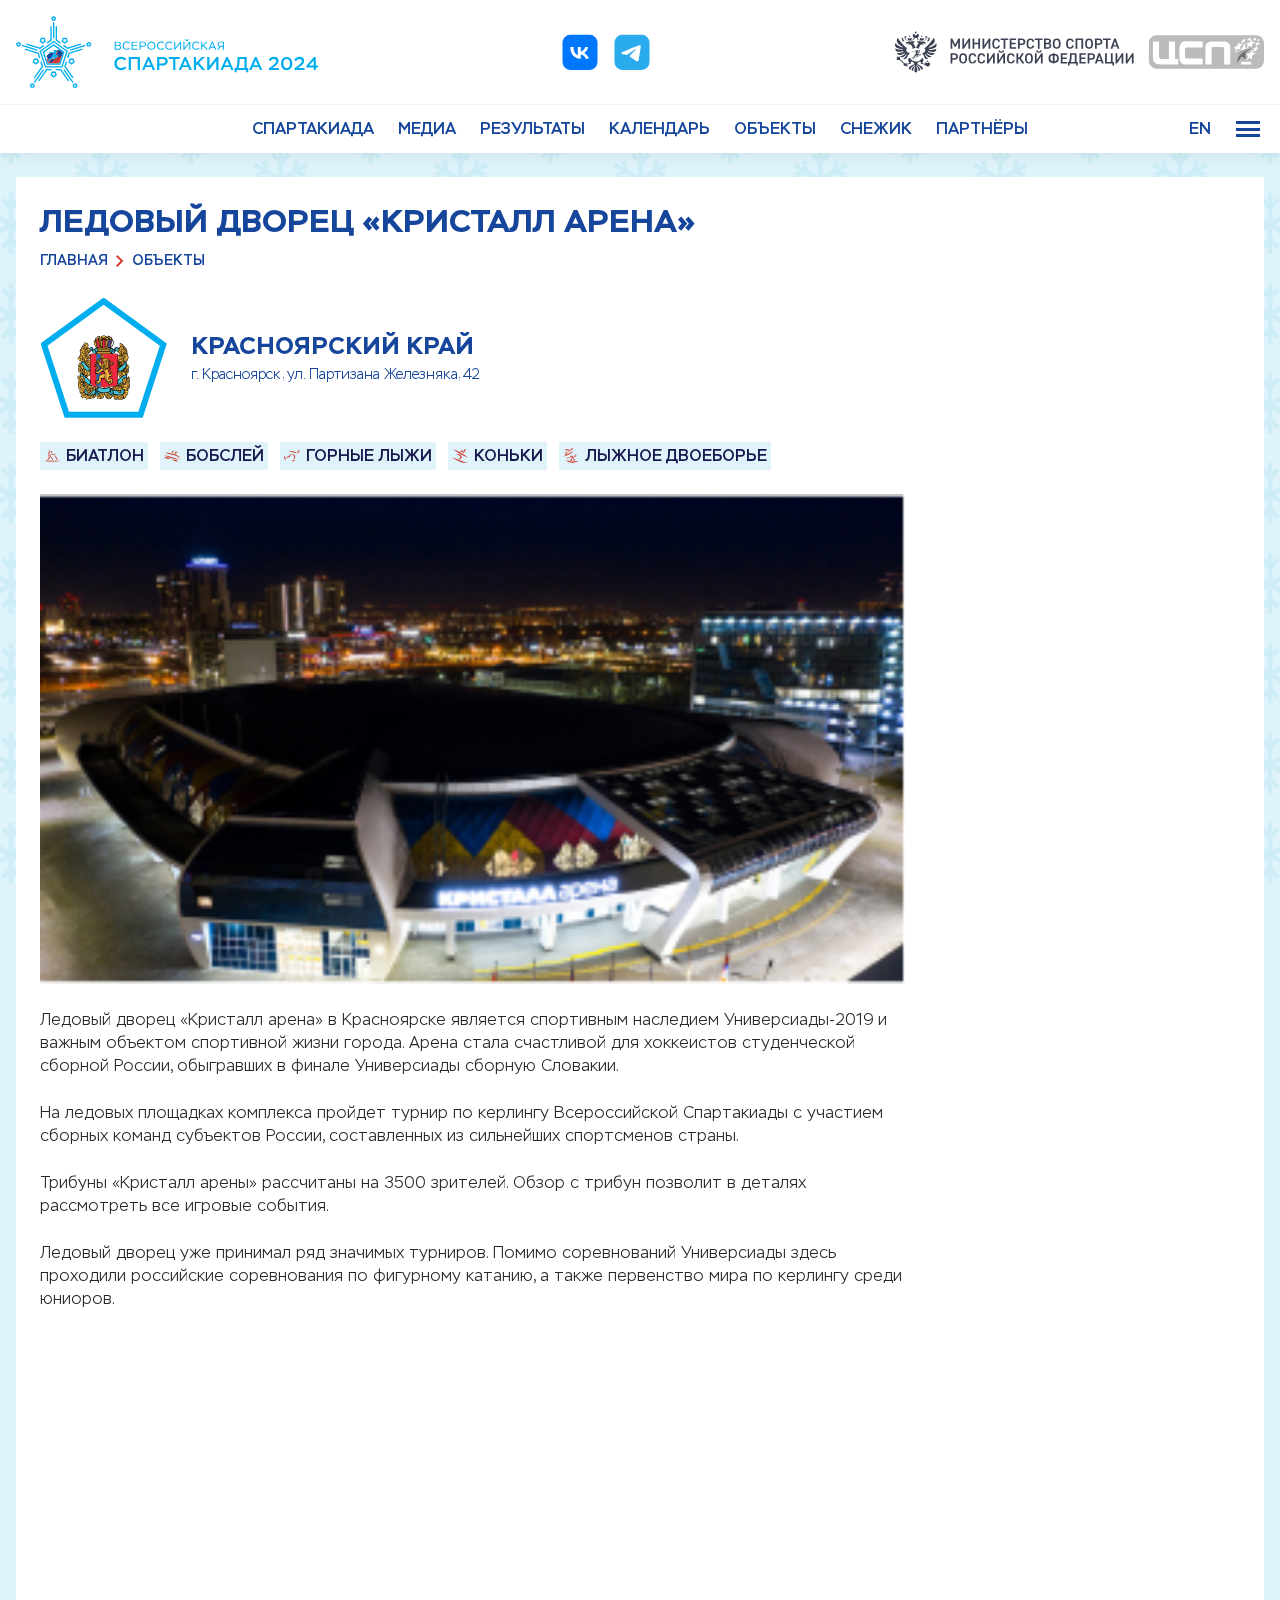
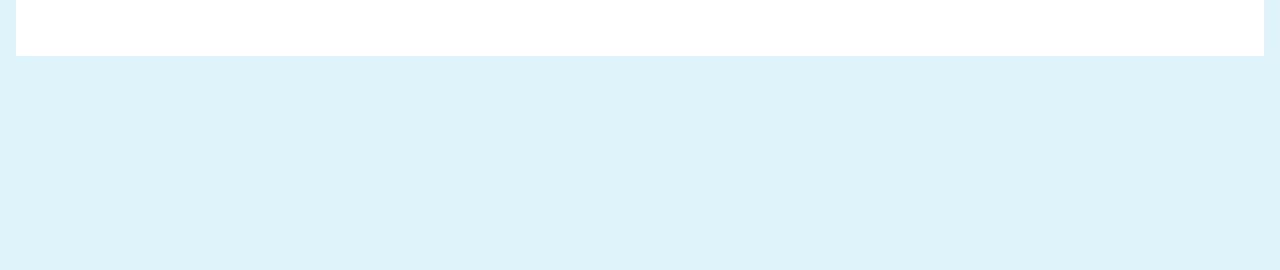
<file: objects-inner-2.html>
<!DOCTYPE html>
<html lang="ru">

<head>
	<meta charset="UTF-8">
	<meta http-equiv="X-UA-Compatible" content="IE=edge">
	<meta name="viewport" content="width=device-width, initial-scale=1.0">
	<title>СПАРТАКИАДА 2024 - Ледовый дворец «Кристалл арена»</title>
	<meta property="og:title" content="СПАРТАКИАДА 2024 - Ледовый дворец «Кристалл арена»">
	<meta property="og:description" content="Описание">
	<meta property="og:url" content="/">
	<meta property="og:site_name" content="СПАРТАКИАДА 2024 - Ледовый дворец «Кристалл арена»">
	<!-- favicon -->
	<link rel="apple-touch-icon" sizes="180x180" href="img/favicon/apple-touch-icon.png">
	<link rel="icon" type="image/png" sizes="32x32" href="img/favicon/favicon-32x32.png">
	<link rel="icon" type="image/png" sizes="16x16" href="img/favicon/favicon-16x16.png">
	<link rel="manifest" href="img/favicon/site.webmanifest">
	<link rel="mask-icon" href="img/favicon/safari-pinned-tab.svg" color="#5bbad5">
	<meta name="msapplication-TileColor" content="#ffffff">
	<meta name="theme-color" content="#ffffff">
	<!-- styles -->
	<link rel="stylesheet" href="css/vendor.min.css">
	<link rel="stylesheet" href="css/app.min.css">
</head>

<body>
	<!-- wrapper -->
	<div class="wrapper">
		<!-- header -->
		<header class="header" id="header" data-aos="fade-in">
			<div class="header__top">
				<div class="container">
					<div class="header__wrapper">
						<a href="index.html" class="header__logotype">
							<img src="img/logotype.svg" width="302" height="72" alt="СПАРТАКИАДА 2024">
						</a>
						<div class="c-socnav header__socnav">
							<ul class="c-socnav__list">
								<li class="c-socnav__item">
									<a href="#" class="c-socnav__link">
										<svg class="c-socnav__icon">
											<use xlink:href="img/sprite.svg#icon-vk"></use>
										</svg>
									</a>
								</li>
								<li class="c-socnav__item">
									<a href="#" class="c-socnav__link">
										<svg class="c-socnav__icon">
											<use xlink:href="img/sprite.svg#icon-tg"></use>
										</svg>
									</a>
								</li>
							</ul>
						</div>
						<div class="header__partners">
							<a href="#" class="header__partner">
								<img src="img/min-sport.svg" width="245" height="43" alt="МИНИСТЕРСТВО СПОРТА">
							</a>
							<a href="#" class="header__partner">
								<img src="img/csp.svg" width="116" height="34" alt="ЦСП">
							</a>
						</div>
						<div class="header__controls header__controls--mobile">
							<a href="#" class="c-language header__language">EN</a>
							<button class="hamburger" aria-label="Меню">
								<span class="hamburger__inner"></span>
								<span class="hamburger__inner"></span>
								<span class="hamburger__inner"></span>
							</button>
						</div>
					</div>
				</div>
			</div>
			<div class="header__bottom">
				<div class="container">
					<div class="header__wrapper">
						<nav class="nav header__nav">
							<ul class="nav__list">
								<li class="nav__item">
									<a href="#" class="nav__link">Спартакиада</a>
								</li>
								<li class="nav__item">
									<a href="#" class="nav__link">Медиа</a>
								</li>
								<li class="nav__item">
									<a href="#" class="nav__link">Результаты</a>
								</li>
								<li class="nav__item">
									<a href="#" class="nav__link">Календарь</a>
								</li>
								<li class="nav__item">
									<a href="#" class="nav__link">Объекты</a>
								</li>
								<li class="nav__item">
									<a href="#" class="nav__link">Снежик</a>
								</li>
								<li class="nav__item">
									<a href="#" class="nav__link">Партнёры</a>
								</li>
							</ul>
						</nav>
						<div class="header__controls">
							<a href="#" class="c-language header__language">EN</a>
							<button class="hamburger" aria-label="Меню">
								<span class="hamburger__inner"></span>
								<span class="hamburger__inner"></span>
								<span class="hamburger__inner"></span>
							</button>
						</div>
					</div>
				</div>
			</div>
		</header>
		<!-- end of header -->
		<!-- content -->
		<div class="wrapper__content">
			<!-- objects -->
			<div class="objects section-indent-first" id="objects">
				<div class="container">
					<div class="section-wrap" data-aos="fade-in">
						<div class="section-top">
							<h1 class="section-top__heading" data-aos="fade-in">Ледовый дворец «Кристалл арена»</h1>
							<div class="breadcrumb section-top__breadcrumb" aria-label="Breadcrumb" data-aos="fade-in">
								<ul class="breadcrumb__list">
									<li class="breadcrumb__item">
										<a href="index.html" class="breadcrumb__link">Главная</a>
									</li>
									<li class="breadcrumb__item">
										<a href="objects.html" class="breadcrumb__link">Объекты</a>
									</li>
								</ul>
							</div>
						</div>
						<div class="objects__top" data-aos="fade-up">
							<picture class="objects__img">
								<img src="img/objects-02.svg" alt="Icon">
							</picture>
							<div class="objects__group">
								<h2 class="objects__heading">Красноярский край</h2>
								<p class="objects__description">г. Красноярск, ул. Партизана Железняка, 42</p>
							</div>
						</div>
						<div class="c-objects objects__objects objects__objects--indent" data-aos="fade-up">
							<ul class="c-objects__list">
								<li class="c-objects__item">
									<span class="c-objects__elem">
										<img src="img/icon-biathlon.svg" alt="Icon">
										<span>биатлон</span>
									</span>
								</li>
								<li class="c-objects__item">
									<span class="c-objects__elem">
										<img src="img/icon-bobsled.svg" alt="Icon">
										<span>бобслей</span>
									</span>
								</li>
								<li class="c-objects__item">
									<span class="c-objects__elem">
										<img src="img/icon-skates.svg" alt="Icon">
										<span>горные лыжи</span>
									</span>
								</li>
								<li class="c-objects__item">
									<span class="c-objects__elem">
										<img src="img/icon-skiing.svg" alt="Icon">
										<span>коньки</span>
									</span>
								</li>
								<li class="c-objects__item">
									<span class="c-objects__elem">
										<img src="img/icon-nordic-combined.svg" alt="Icon">
										<span>лыжное двоеборье</span>
									</span>
								</li>
							</ul>
						</div>
						<div class="objects__content content" data-aos="fade-up">
							<picture>
								<img src="img/objects-media-02.jpg" alt="Image">
							</picture>
							<p>Ледовый дворец «Кристалл арена» в Красноярске является спортивным наследием Универсиады-2019 и важным объектом спортивной жизни города. Арена стала счастливой для хоккеистов студенческой сборной России, обыгравших в финале Универсиады сборную Словакии.</p>
							<p>На ледовых площадках комплекса пройдет турнир по керлингу Всероссийской Спартакиады с участием сборных команд субъектов России, составленных из сильнейших спортсменов страны.</p>
							<p>Трибуны «Кристалл арены» рассчитаны на 3500 зрителей. Обзор с трибун позволит в деталях рассмотреть все игровые события.</p>
							<p>Ледовый дворец уже принимал ряд значимых турниров. Помимо соревнований Универсиады здесь проходили российские соревнования по фигурному катанию, а также первенство мира по керлингу среди юниоров.</p>
						</div>
						<div class="objects__see-also" data-aos="fade-up">
							<h2 class="objects__heading objects__heading--indent">Другие объекты региона</h2>
							<div class="objects__wrap" data-aos="fade-up">
								<div class="objects__wrapper">
									<a href="objects-inner.html" class="objects-card objects__item" data-aos="fade-up">
										<picture class="objects-card__img">
											<img src="img/objects-media-03.jpg" alt="Image">
										</picture>
										<div class="objects-card__body">
											<span class="objects-card__title">Многофункциональный комплекс «Сопка»</span>
										</div>
									</a>
								</div>
							</div>
						</div>
					</div>
				</div>
			</div>
			<!-- end of objects -->
		</div>
		<!-- end of content -->
		<!-- footer -->
		<footer class="footer" id="footer" data-aos="fade-in">
			<div class="container">
				<div class="footer__main">
					<div class="footer__wrapper">
						<a href="#" class="footer__logotype">
							<img src="img/logotype-white.svg" width="302" height="72" alt="СПАРТАКИАДА 2024">
						</a>
						<div class="c-socnav footer__socnav">
							<ul class="c-socnav__list">
								<li class="c-socnav__item">
									<a href="#" class="c-socnav__link">
										<svg class="c-socnav__icon">
											<use xlink:href="img/sprite.svg#icon-vk"></use>
										</svg>
									</a>
								</li>
								<li class="c-socnav__item">
									<a href="#" class="c-socnav__link">
										<svg class="c-socnav__icon">
											<use xlink:href="img/sprite.svg#icon-tg"></use>
										</svg>
									</a>
								</li>
							</ul>
						</div>
						<div class="footer__partners">
							<a href="#" class="footer__partner">
								<img src="img/min-sport-white.svg" width="245" height="43" alt="МИНИСТЕРСТВО СПОРТА">
							</a>
							<a href="#" class="footer__partner">
								<img src="img/csp-white.svg" width="116" height="34" alt="ЦСП">
							</a>
						</div>
					</div>
					<div class="footer__wrapper">
						<p class="footer__copyright">2024 Официальный сайт Всероссийской спартакиады 2024 года. Все права защищены</p>
					</div>
				</div>
			</div>
		</footer>
		<!-- end of footer -->
	</div>
	<!-- end of wrapper -->
	<!-- menu -->
	<div class="menu" id="menu">
		<div class="menu__wrap">
			<div class="menu__main">
				<ul class="menu__list">
					<li class="menu__item">
						<div class="menu__elem">
							<a href="#" class="menu__link menu__link--trigger">
								<span>Спартакиада</span>
								<svg>
									<use xlink:href="img/sprite.svg#icon-arrow-more"></use>
								</svg>
							</a>
							<ul class="menu__sublist">
								<li class="menu__subitem">
									<a href="#" class="menu__link">
										<span>Новости</span>
									</a>
								</li>
							</ul>
						</div>
					</li>
					<li class="menu__item">
						<div class="menu__elem">
							<a href="#" class="menu__link menu__link--trigger">
								<span>Медиа</span>
								<svg>
									<use xlink:href="img/sprite.svg#icon-arrow-more"></use>
								</svg>
							</a>
							<ul class="menu__sublist">
								<li class="menu__subitem">
									<a href="news.html" class="menu__link">
										<span>Новости</span>
									</a>
								</li>
								<li class="menu__subitem">
									<a href="#" class="menu__link">
										<span>Фото</span>
									</a>
								</li>
								<li class="menu__subitem">
									<a href="broadcasts.html" class="menu__link">
										<span>Трансляции</span>
									</a>
								</li>
							</ul>
						</div>
					</li>
					<li class="menu__item">
						<div class="menu__elem">
							<a href="#" class="menu__link menu__link--trigger">
								<span>Результаты</span>
								<svg>
									<use xlink:href="img/sprite.svg#icon-arrow-more"></use>
								</svg>
							</a>
							<ul class="menu__sublist">
								<li class="menu__subitem">
									<a href="#" class="menu__link">
										<span>Индивидуальные результаты</span>
									</a>
								</li>
								<li class="menu__subitem">
									<a href="#" class="menu__link">
										<span>Командный зачёт</span>
									</a>
								</li>
							</ul>
						</div>
					</li>
					<li class="menu__item">
						<div class="menu__elem">
							<a href="#" class="menu__link menu__link--uppercase">
								<span>Календарь</span>
							</a>
						</div>
					</li>
					<li class="menu__item">
						<div class="menu__elem">
							<a href="objects.html" class="menu__link menu__link--uppercase">
								<span>Объекты</span>
							</a>
						</div>
					</li>
					<li class="menu__item">
						<div class="menu__elem">
							<a href="#" class="menu__link menu__link--uppercase">
								<span>Снежик</span>
							</a>
						</div>
					</li>
					<li class="menu__item">
						<div class="menu__elem">
							<a href="partners.html" class="menu__link menu__link--uppercase">
								<span>Партнёры</span>
							</a>
						</div>
					</li>
				</ul>
			</div>
			<div class="menu__bottom">
				<div class="c-socnav menu__socnav">
					<ul class="c-socnav__list">
						<li class="c-socnav__item">
							<a href="#" class="c-socnav__link">
								<svg class="c-socnav__icon">
									<use xlink:href="img/sprite.svg#icon-vk"></use>
								</svg>
							</a>
						</li>
						<li class="c-socnav__item">
							<a href="#" class="c-socnav__link">
								<svg class="c-socnav__icon">
									<use xlink:href="img/sprite.svg#icon-tg"></use>
								</svg>
							</a>
						</li>
					</ul>
				</div>
				<div class="menu__partners">
					<a href="#" class="menu__partner">
						<img src="img/min-sport.svg" width="245" height="43" alt="МИНИСТЕРСТВО СПОРТА">
					</a>
					<a href="#" class="menu__partner">
						<img src="img/csp.svg" width="116" height="34" alt="ЦСП">
					</a>
				</div>
				<p class="menu__copyright">2024 Официальный сайт Всероссийской спартакиады 2024 года. Все права защищены</p>
			</div>
		</div>
	</div>
	<!-- end of menu -->
	<!-- scripts -->
	<script src="js/vendor.min.js"></script>
	<script src="js/app.min.js"></script>
</body>

</html>
</file>
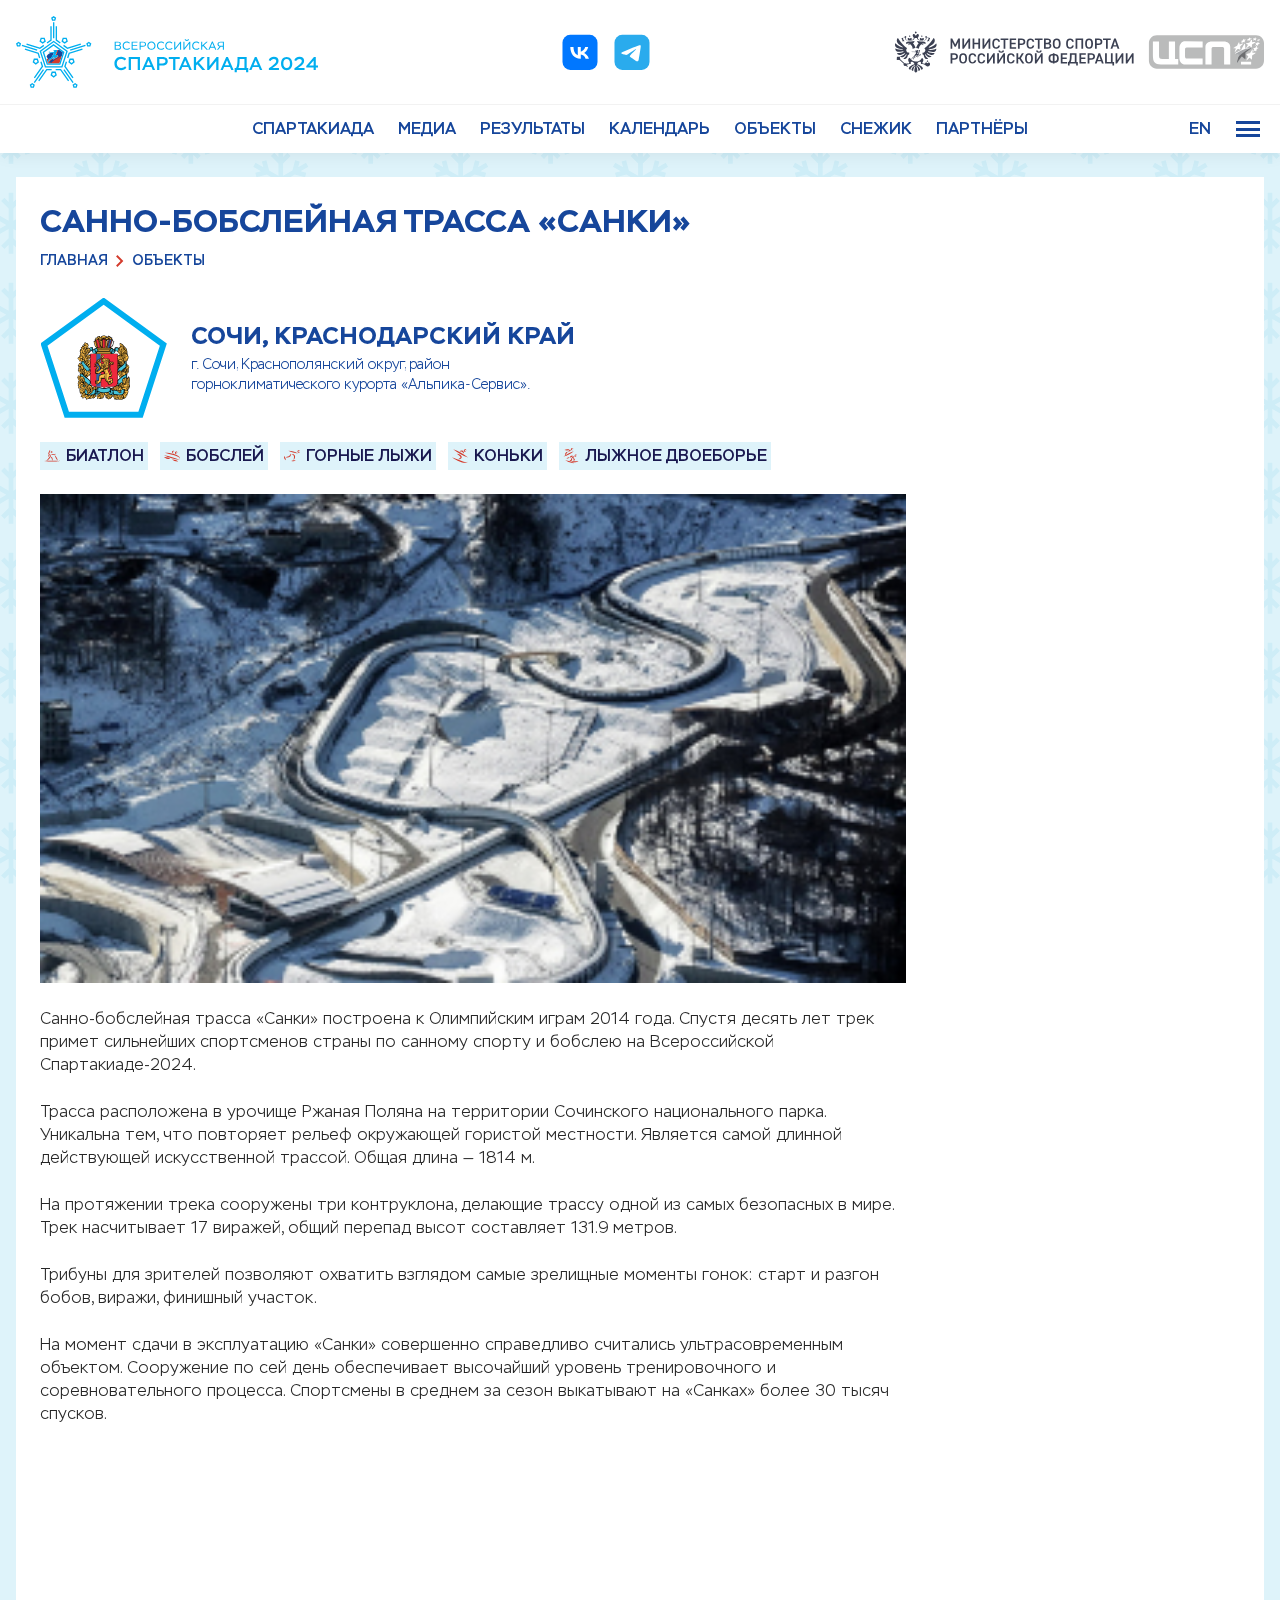
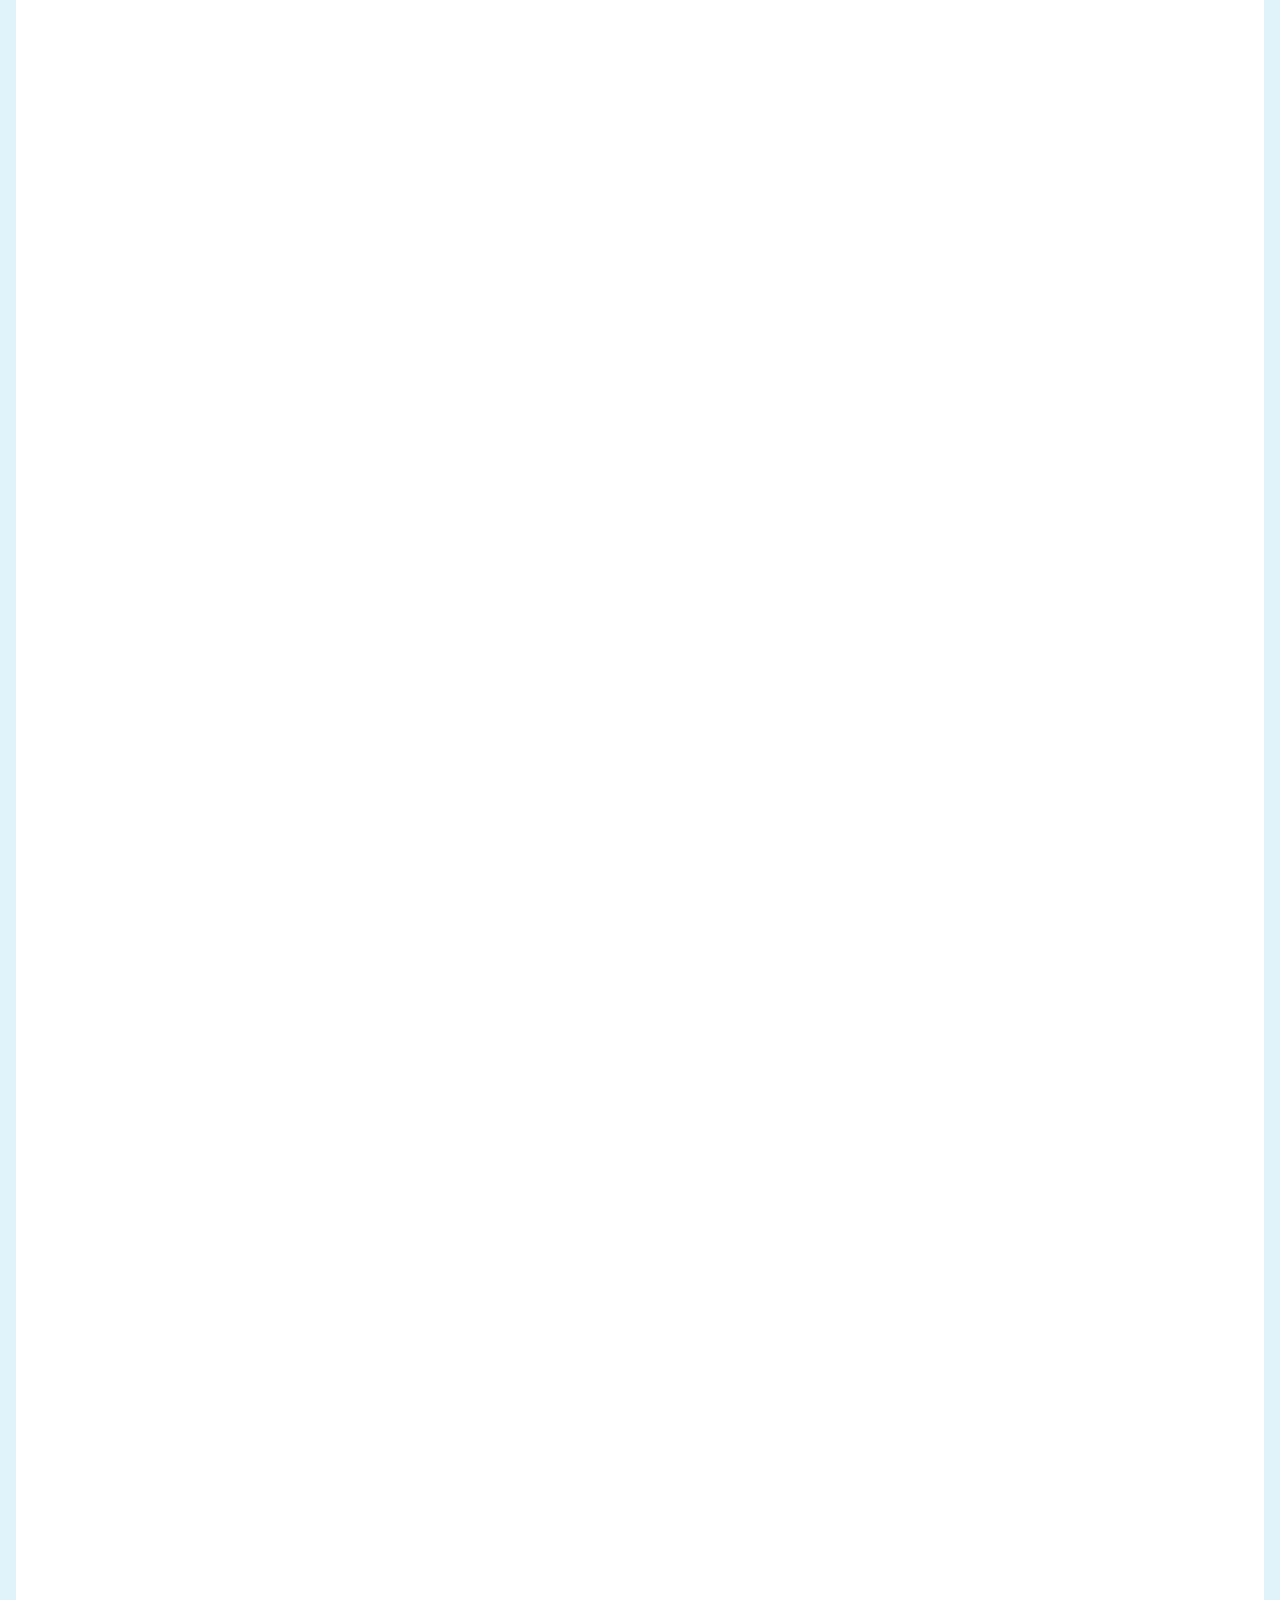
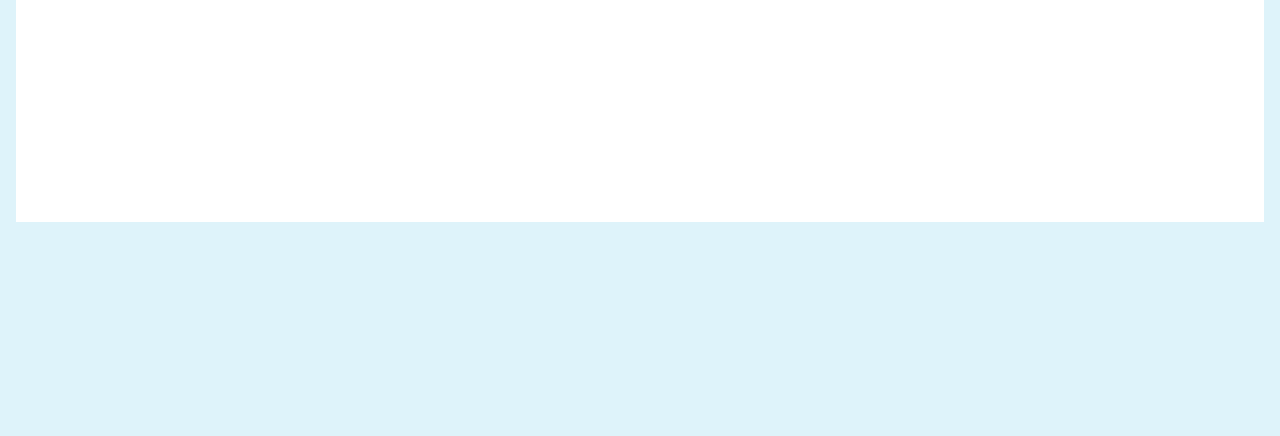
<file: objects-inner.html>
<!DOCTYPE html>
<html lang="ru">

<head>
	<meta charset="UTF-8">
	<meta http-equiv="X-UA-Compatible" content="IE=edge">
	<meta name="viewport" content="width=device-width, initial-scale=1.0">
	<title>СПАРТАКИАДА 2024 - Санно-бобслейная трасса «Санки»</title>
	<meta property="og:title" content="СПАРТАКИАДА 2024 - Санно-бобслейная трасса «Санки»">
	<meta property="og:description" content="Описание">
	<meta property="og:url" content="/">
	<meta property="og:site_name" content="СПАРТАКИАДА 2024 - Санно-бобслейная трасса «Санки»">
	<!-- favicon -->
	<link rel="apple-touch-icon" sizes="180x180" href="img/favicon/apple-touch-icon.png">
	<link rel="icon" type="image/png" sizes="32x32" href="img/favicon/favicon-32x32.png">
	<link rel="icon" type="image/png" sizes="16x16" href="img/favicon/favicon-16x16.png">
	<link rel="manifest" href="img/favicon/site.webmanifest">
	<link rel="mask-icon" href="img/favicon/safari-pinned-tab.svg" color="#5bbad5">
	<meta name="msapplication-TileColor" content="#ffffff">
	<meta name="theme-color" content="#ffffff">
	<!-- styles -->
	<link rel="stylesheet" href="css/vendor.min.css">
	<link rel="stylesheet" href="css/app.min.css">
</head>

<body>
	<!-- wrapper -->
	<div class="wrapper">
		<!-- header -->
		<header class="header" id="header" data-aos="fade-in">
			<div class="header__top">
				<div class="container">
					<div class="header__wrapper">
						<a href="index.html" class="header__logotype">
							<img src="img/logotype.svg" width="302" height="72" alt="СПАРТАКИАДА 2024">
						</a>
						<div class="c-socnav header__socnav">
							<ul class="c-socnav__list">
								<li class="c-socnav__item">
									<a href="#" class="c-socnav__link">
										<svg class="c-socnav__icon">
											<use xlink:href="img/sprite.svg#icon-vk"></use>
										</svg>
									</a>
								</li>
								<li class="c-socnav__item">
									<a href="#" class="c-socnav__link">
										<svg class="c-socnav__icon">
											<use xlink:href="img/sprite.svg#icon-tg"></use>
										</svg>
									</a>
								</li>
							</ul>
						</div>
						<div class="header__partners">
							<a href="#" class="header__partner">
								<img src="img/min-sport.svg" width="245" height="43" alt="МИНИСТЕРСТВО СПОРТА">
							</a>
							<a href="#" class="header__partner">
								<img src="img/csp.svg" width="116" height="34" alt="ЦСП">
							</a>
						</div>
						<div class="header__controls header__controls--mobile">
							<a href="#" class="c-language header__language">EN</a>
							<button class="hamburger" aria-label="Меню">
								<span class="hamburger__inner"></span>
								<span class="hamburger__inner"></span>
								<span class="hamburger__inner"></span>
							</button>
						</div>
					</div>
				</div>
			</div>
			<div class="header__bottom">
				<div class="container">
					<div class="header__wrapper">
						<nav class="nav header__nav">
							<ul class="nav__list">
								<li class="nav__item">
									<a href="#" class="nav__link">Спартакиада</a>
								</li>
								<li class="nav__item">
									<a href="#" class="nav__link">Медиа</a>
								</li>
								<li class="nav__item">
									<a href="#" class="nav__link">Результаты</a>
								</li>
								<li class="nav__item">
									<a href="#" class="nav__link">Календарь</a>
								</li>
								<li class="nav__item">
									<a href="#" class="nav__link">Объекты</a>
								</li>
								<li class="nav__item">
									<a href="#" class="nav__link">Снежик</a>
								</li>
								<li class="nav__item">
									<a href="#" class="nav__link">Партнёры</a>
								</li>
							</ul>
						</nav>
						<div class="header__controls">
							<a href="#" class="c-language header__language">EN</a>
							<button class="hamburger" aria-label="Меню">
								<span class="hamburger__inner"></span>
								<span class="hamburger__inner"></span>
								<span class="hamburger__inner"></span>
							</button>
						</div>
					</div>
				</div>
			</div>
		</header>
		<!-- end of header -->
		<!-- content -->
		<div class="wrapper__content">
			<!-- objects -->
			<div class="objects section-indent-first" id="objects">
				<div class="container">
					<div class="section-wrap" data-aos="fade-in">
						<div class="section-top">
							<h1 class="section-top__heading" data-aos="fade-in">Санно-бобслейная трасса «Санки»</h1>
							<div class="breadcrumb section-top__breadcrumb" aria-label="Breadcrumb" data-aos="fade-in">
								<ul class="breadcrumb__list">
									<li class="breadcrumb__item">
										<a href="index.html" class="breadcrumb__link">Главная</a>
									</li>
									<li class="breadcrumb__item">
										<a href="objects.html" class="breadcrumb__link">Объекты</a>
									</li>
								</ul>
							</div>
						</div>
						<div class="objects__top" data-aos="fade-up">
							<picture class="objects__img">
								<img src="img/objects-02.svg" alt="Icon">
							</picture>
							<div class="objects__group">
								<h2 class="objects__heading">Сочи, Краснодарский край</h2>
								<p class="objects__description">г. Сочи, Краснополянский округ, район <br>горноклиматического курорта «Альпика-Сервис».</p>
							</div>
						</div>
						<div class="c-objects objects__objects objects__objects--indent" data-aos="fade-up">
							<ul class="c-objects__list">
								<li class="c-objects__item">
									<span class="c-objects__elem">
										<img src="img/icon-biathlon.svg" alt="Icon">
										<span>биатлон</span>
									</span>
								</li>
								<li class="c-objects__item">
									<span class="c-objects__elem">
										<img src="img/icon-bobsled.svg" alt="Icon">
										<span>бобслей</span>
									</span>
								</li>
								<li class="c-objects__item">
									<span class="c-objects__elem">
										<img src="img/icon-skates.svg" alt="Icon">
										<span>горные лыжи</span>
									</span>
								</li>
								<li class="c-objects__item">
									<span class="c-objects__elem">
										<img src="img/icon-skiing.svg" alt="Icon">
										<span>коньки</span>
									</span>
								</li>
								<li class="c-objects__item">
									<span class="c-objects__elem">
										<img src="img/icon-nordic-combined.svg" alt="Icon">
										<span>лыжное двоеборье</span>
									</span>
								</li>
							</ul>
						</div>
						<div class="objects__content content" data-aos="fade-up">
							<picture>
								<img src="img/objects-media-01.jpg" alt="Image">
							</picture>
							<p>Санно-бобслейная трасса «Санки» построена к Олимпийским играм 2014 года. Спустя десять лет трек примет сильнейших спортсменов страны по санному спорту и бобслею на Всероссийской Спартакиаде-2024.</p>
							<p>Трасса расположена в урочище Ржаная Поляна на территории Сочинского национального парка. Уникальна тем, что повторяет рельеф окружающей гористой местности. Является самой длинной действующей искусственной трассой. Общая длина — 1814 м.</p>
							<p>На протяжении трека сооружены три контруклона, делающие трассу одной из самых безопасных в мире. Трек насчитывает 17 виражей, общий перепад высот составляет 131.9 метров.</p>
							<p>Трибуны для зрителей позволяют охватить взглядом самые зрелищные моменты гонок: старт и разгон бобов, виражи, финишный участок.</p>
							<p>На момент сдачи в эксплуатацию «Санки» совершенно справедливо считались ультрасовременным объектом. Сооружение по сей день обеспечивает высочайший уровень тренировочного и соревновательного процесса. Спортсмены в среднем за сезон выкатывают на «Санках» более 30 тысяч спусков.</p>
						</div>
						<div class="objects__see-also" data-aos="fade-up">
							<h2 class="objects__heading objects__heading--indent">Смотрите так же</h2>
							<div class="objects__wrap" data-aos="fade-up">
								<div class="objects__top" data-aos="fade-in">
									<picture class="objects__img">
										<img src="img/objects-02.svg" alt="Icon">
									</picture>
									<div class="objects__group">
										<h2 class="objects__heading">Красноярский край</h2>
										<div class="c-objects objects__objects">
											<ul class="c-objects__list">
												<li class="c-objects__item">
													<span class="c-objects__elem">
														<img src="img/icon-biathlon.svg" alt="Icon">
														<span>биатлон</span>
													</span>
												</li>
												<li class="c-objects__item">
													<span class="c-objects__elem">
														<img src="img/icon-bobsled.svg" alt="Icon">
														<span>бобслей</span>
													</span>
												</li>
												<li class="c-objects__item">
													<span class="c-objects__elem">
														<img src="img/icon-skates.svg" alt="Icon">
														<span>горные лыжи</span>
													</span>
												</li>
												<li class="c-objects__item">
													<span class="c-objects__elem">
														<img src="img/icon-skiing.svg" alt="Icon">
														<span>коньки</span>
													</span>
												</li>
												<li class="c-objects__item">
													<span class="c-objects__elem">
														<img src="img/icon-nordic-combined.svg" alt="Icon">
														<span>лыжное двоеборье</span>
													</span>
												</li>
											</ul>
										</div>
									</div>
								</div>
								<div class="objects__wrapper">
									<a href="objects-inner.html" class="objects-card objects__item" data-aos="fade-up">
										<picture class="objects-card__img">
											<img src="img/objects-media-02.jpg" alt="Image">
										</picture>
										<div class="objects-card__body">
											<span class="objects-card__title">Ледовый дворец «Кристалл арена»</span>
										</div>
									</a>
									<a href="objects-inner.html" class="objects-card objects__item" data-aos="fade-up">
										<picture class="objects-card__img">
											<img src="img/objects-media-03.jpg" alt="Image">
										</picture>
										<div class="objects-card__body">
											<span class="objects-card__title">Многофункциональный комплекс «Сопка»</span>
										</div>
									</a>
								</div>
							</div>
							<div class="objects__wrap" data-aos="fade-up">
								<div class="objects__top" data-aos="fade-in">
									<picture class="objects__img">
										<img src="img/objects-03.svg" alt="Icon">
									</picture>
									<div class="objects__group">
										<h2 class="objects__heading">Свердловская область</h2>
										<div class="c-objects objects__objects">
											<ul class="c-objects__list">
												<li class="c-objects__item">
													<span class="c-objects__elem">
														<img src="img/icon-biathlon.svg" alt="Icon">
														<span>биатлон</span>
													</span>
												</li>
												<li class="c-objects__item">
													<span class="c-objects__elem">
														<img src="img/icon-bobsled.svg" alt="Icon">
														<span>бобслей</span>
													</span>
												</li>
												<li class="c-objects__item">
													<span class="c-objects__elem">
														<img src="img/icon-skates.svg" alt="Icon">
														<span>горные лыжи</span>
													</span>
												</li>
												<li class="c-objects__item">
													<span class="c-objects__elem">
														<img src="img/icon-skiing.svg" alt="Icon">
														<span>коньки</span>
													</span>
												</li>
												<li class="c-objects__item">
													<span class="c-objects__elem">
														<img src="img/icon-nordic-combined.svg" alt="Icon">
														<span>лыжное двоеборье</span>
													</span>
												</li>
											</ul>
										</div>
									</div>
								</div>
								<div class="objects__wrapper">
									<a href="objects-inner.html" class="objects-card objects__item" data-aos="fade-up">
										<picture class="objects-card__img">
											<img src="img/objects-media-04.jpg" alt="Image">
										</picture>
										<div class="objects-card__body">
											<span class="objects-card__title">Комплекс трамплинов «Аист»</span>
										</div>
									</a>
									<a href="objects-inner.html" class="objects-card objects__item" data-aos="fade-up">
										<picture class="objects-card__img">
											<img src="img/objects-media-05.jpg" alt="Image">
										</picture>
										<div class="objects-card__body">
											<span class="objects-card__title">Горнолыжный центр «Гора Белая»</span>
										</div>
									</a>
								</div>
							</div>
							<div class="objects__wrap" data-aos="fade-up">
								<div class="objects__top" data-aos="fade-in">
									<picture class="objects__img">
										<img src="img/objects-04.svg" alt="Icon">
									</picture>
									<div class="objects__group">
										<h2 class="objects__heading">Тюменская область</h2>
										<div class="c-objects objects__objects">
											<ul class="c-objects__list">
												<li class="c-objects__item">
													<span class="c-objects__elem">
														<img src="img/icon-biathlon.svg" alt="Icon">
														<span>биатлон</span>
													</span>
												</li>
												<li class="c-objects__item">
													<span class="c-objects__elem">
														<img src="img/icon-bobsled.svg" alt="Icon">
														<span>бобслей</span>
													</span>
												</li>
												<li class="c-objects__item">
													<span class="c-objects__elem">
														<img src="img/icon-skates.svg" alt="Icon">
														<span>горные лыжи</span>
													</span>
												</li>
												<li class="c-objects__item">
													<span class="c-objects__elem">
														<img src="img/icon-skiing.svg" alt="Icon">
														<span>коньки</span>
													</span>
												</li>
												<li class="c-objects__item">
													<span class="c-objects__elem">
														<img src="img/icon-nordic-combined.svg" alt="Icon">
														<span>лыжное двоеборье</span>
													</span>
												</li>
											</ul>
										</div>
									</div>
								</div>
								<div class="objects__wrapper">
									<a href="objects-inner.html" class="objects-card objects__item" data-aos="fade-up">
										<picture class="objects-card__img">
											<img src="img/objects-media-06.jpg" alt="Image">
										</picture>
										<div class="objects-card__body">
											<span class="objects-card__title">Центр зимних видов спорта «Жемчужина Сибири»</span>
										</div>
									</a>
								</div>
							</div>
							<div class="objects__wrap" data-aos="fade-up">
								<div class="objects__top" data-aos="fade-in">
									<picture class="objects__img">
										<img src="img/objects-05.svg" alt="Icon">
									</picture>
									<div class="objects__group">
										<h2 class="objects__heading">Челябинская Область</h2>
										<div class="c-objects objects__objects">
											<ul class="c-objects__list">
												<li class="c-objects__item">
													<span class="c-objects__elem">
														<img src="img/icon-biathlon.svg" alt="Icon">
														<span>биатлон</span>
													</span>
												</li>
												<li class="c-objects__item">
													<span class="c-objects__elem">
														<img src="img/icon-bobsled.svg" alt="Icon">
														<span>бобслей</span>
													</span>
												</li>
												<li class="c-objects__item">
													<span class="c-objects__elem">
														<img src="img/icon-skates.svg" alt="Icon">
														<span>горные лыжи</span>
													</span>
												</li>
												<li class="c-objects__item">
													<span class="c-objects__elem">
														<img src="img/icon-skiing.svg" alt="Icon">
														<span>коньки</span>
													</span>
												</li>
												<li class="c-objects__item">
													<span class="c-objects__elem">
														<img src="img/icon-nordic-combined.svg" alt="Icon">
														<span>лыжное двоеборье</span>
													</span>
												</li>
											</ul>
										</div>
									</div>
								</div>
								<div class="objects__wrapper">
									<a href="objects-inner.html" class="objects-card objects__item" data-aos="fade-up">
										<picture class="objects-card__img">
											<img src="img/objects-media-01.jpg" alt="Image">
										</picture>
										<div class="objects-card__body">
											<span class="objects-card__title">Ледовый дворец «Уральская молния»</span>
										</div>
									</a>
									<a href="objects-inner.html" class="objects-card objects__item" data-aos="fade-up">
										<picture class="objects-card__img">
											<img src="img/objects-media-01.jpg" alt="Image">
										</picture>
										<div class="objects-card__body">
											<span class="objects-card__title">Ледовая арена «Трактор»</span>
										</div>
									</a>
									<a href="objects-inner.html" class="objects-card objects__item" data-aos="fade-up">
										<picture class="objects-card__img">
											<img src="img/objects-media-01.jpg" alt="Image">
										</picture>
										<div class="objects-card__body">
											<span class="objects-card__title">Горнолыжный комплекс «Солнечная долина»</span>
										</div>
									</a>
									<a href="objects-inner.html" class="objects-card objects__item" data-aos="fade-up">
										<picture class="objects-card__img">
											<img src="img/objects-media-01.jpg" alt="Image">
										</picture>
										<div class="objects-card__body">
											<span class="objects-card__title">Лыжно-биатлонный комплекс</span>
										</div>
									</a>
									<a href="objects-inner.html" class="objects-card objects__item" data-aos="fade-up">
										<picture class="objects-card__img">
											<img src="img/objects-media-01.jpg" alt="Image">
										</picture>
										<div class="objects-card__body">
											<span class="objects-card__title">Центр активного отдыха «Евразия»</span>
										</div>
									</a>
									<a href="objects-inner.html" class="objects-card objects__item" data-aos="fade-up">
										<picture class="objects-card__img">
											<img src="img/objects-media-01.jpg" alt="Image">
										</picture>
										<div class="objects-card__body">
											<span class="objects-card__title">Арена «Металлург»</span>
										</div>
									</a>
								</div>
							</div>
						</div>
					</div>
				</div>
			</div>
			<!-- end of objects -->
		</div>
		<!-- end of content -->
		<!-- footer -->
		<footer class="footer" id="footer" data-aos="fade-in">
			<div class="container">
				<div class="footer__main">
					<div class="footer__wrapper">
						<a href="#" class="footer__logotype">
							<img src="img/logotype-white.svg" width="302" height="72" alt="СПАРТАКИАДА 2024">
						</a>
						<div class="c-socnav footer__socnav">
							<ul class="c-socnav__list">
								<li class="c-socnav__item">
									<a href="#" class="c-socnav__link">
										<svg class="c-socnav__icon">
											<use xlink:href="img/sprite.svg#icon-vk"></use>
										</svg>
									</a>
								</li>
								<li class="c-socnav__item">
									<a href="#" class="c-socnav__link">
										<svg class="c-socnav__icon">
											<use xlink:href="img/sprite.svg#icon-tg"></use>
										</svg>
									</a>
								</li>
							</ul>
						</div>
						<div class="footer__partners">
							<a href="#" class="footer__partner">
								<img src="img/min-sport-white.svg" width="245" height="43" alt="МИНИСТЕРСТВО СПОРТА">
							</a>
							<a href="#" class="footer__partner">
								<img src="img/csp-white.svg" width="116" height="34" alt="ЦСП">
							</a>
						</div>
					</div>
					<div class="footer__wrapper">
						<p class="footer__copyright">2024 Официальный сайт Всероссийской спартакиады 2024 года. Все права защищены</p>
					</div>
				</div>
			</div>
		</footer>
		<!-- end of footer -->
	</div>
	<!-- end of wrapper -->
	<!-- menu -->
	<div class="menu" id="menu">
		<div class="menu__wrap">
			<div class="menu__main">
				<ul class="menu__list">
					<li class="menu__item">
						<div class="menu__elem">
							<a href="#" class="menu__link menu__link--trigger">
								<span>Спартакиада</span>
								<svg>
									<use xlink:href="img/sprite.svg#icon-arrow-more"></use>
								</svg>
							</a>
							<ul class="menu__sublist">
								<li class="menu__subitem">
									<a href="#" class="menu__link">
										<span>Новости</span>
									</a>
								</li>
							</ul>
						</div>
					</li>
					<li class="menu__item">
						<div class="menu__elem">
							<a href="#" class="menu__link menu__link--trigger">
								<span>Медиа</span>
								<svg>
									<use xlink:href="img/sprite.svg#icon-arrow-more"></use>
								</svg>
							</a>
							<ul class="menu__sublist">
								<li class="menu__subitem">
									<a href="news.html" class="menu__link">
										<span>Новости</span>
									</a>
								</li>
								<li class="menu__subitem">
									<a href="#" class="menu__link">
										<span>Фото</span>
									</a>
								</li>
								<li class="menu__subitem">
									<a href="broadcasts.html" class="menu__link">
										<span>Трансляции</span>
									</a>
								</li>
							</ul>
						</div>
					</li>
					<li class="menu__item">
						<div class="menu__elem">
							<a href="#" class="menu__link menu__link--trigger">
								<span>Результаты</span>
								<svg>
									<use xlink:href="img/sprite.svg#icon-arrow-more"></use>
								</svg>
							</a>
							<ul class="menu__sublist">
								<li class="menu__subitem">
									<a href="#" class="menu__link">
										<span>Индивидуальные результаты</span>
									</a>
								</li>
								<li class="menu__subitem">
									<a href="#" class="menu__link">
										<span>Командный зачёт</span>
									</a>
								</li>
							</ul>
						</div>
					</li>
					<li class="menu__item">
						<div class="menu__elem">
							<a href="#" class="menu__link menu__link--uppercase">
								<span>Календарь</span>
							</a>
						</div>
					</li>
					<li class="menu__item">
						<div class="menu__elem">
							<a href="objects.html" class="menu__link menu__link--uppercase">
								<span>Объекты</span>
							</a>
						</div>
					</li>
					<li class="menu__item">
						<div class="menu__elem">
							<a href="#" class="menu__link menu__link--uppercase">
								<span>Снежик</span>
							</a>
						</div>
					</li>
					<li class="menu__item">
						<div class="menu__elem">
							<a href="partners.html" class="menu__link menu__link--uppercase">
								<span>Партнёры</span>
							</a>
						</div>
					</li>
				</ul>
			</div>
			<div class="menu__bottom">
				<div class="c-socnav menu__socnav">
					<ul class="c-socnav__list">
						<li class="c-socnav__item">
							<a href="#" class="c-socnav__link">
								<svg class="c-socnav__icon">
									<use xlink:href="img/sprite.svg#icon-vk"></use>
								</svg>
							</a>
						</li>
						<li class="c-socnav__item">
							<a href="#" class="c-socnav__link">
								<svg class="c-socnav__icon">
									<use xlink:href="img/sprite.svg#icon-tg"></use>
								</svg>
							</a>
						</li>
					</ul>
				</div>
				<div class="menu__partners">
					<a href="#" class="menu__partner">
						<img src="img/min-sport.svg" width="245" height="43" alt="МИНИСТЕРСТВО СПОРТА">
					</a>
					<a href="#" class="menu__partner">
						<img src="img/csp.svg" width="116" height="34" alt="ЦСП">
					</a>
				</div>
				<p class="menu__copyright">2024 Официальный сайт Всероссийской спартакиады 2024 года. Все права защищены</p>
			</div>
		</div>
	</div>
	<!-- end of menu -->
	<!-- scripts -->
	<script src="js/vendor.min.js"></script>
	<script src="js/app.min.js"></script>
</body>

</html>
</file>
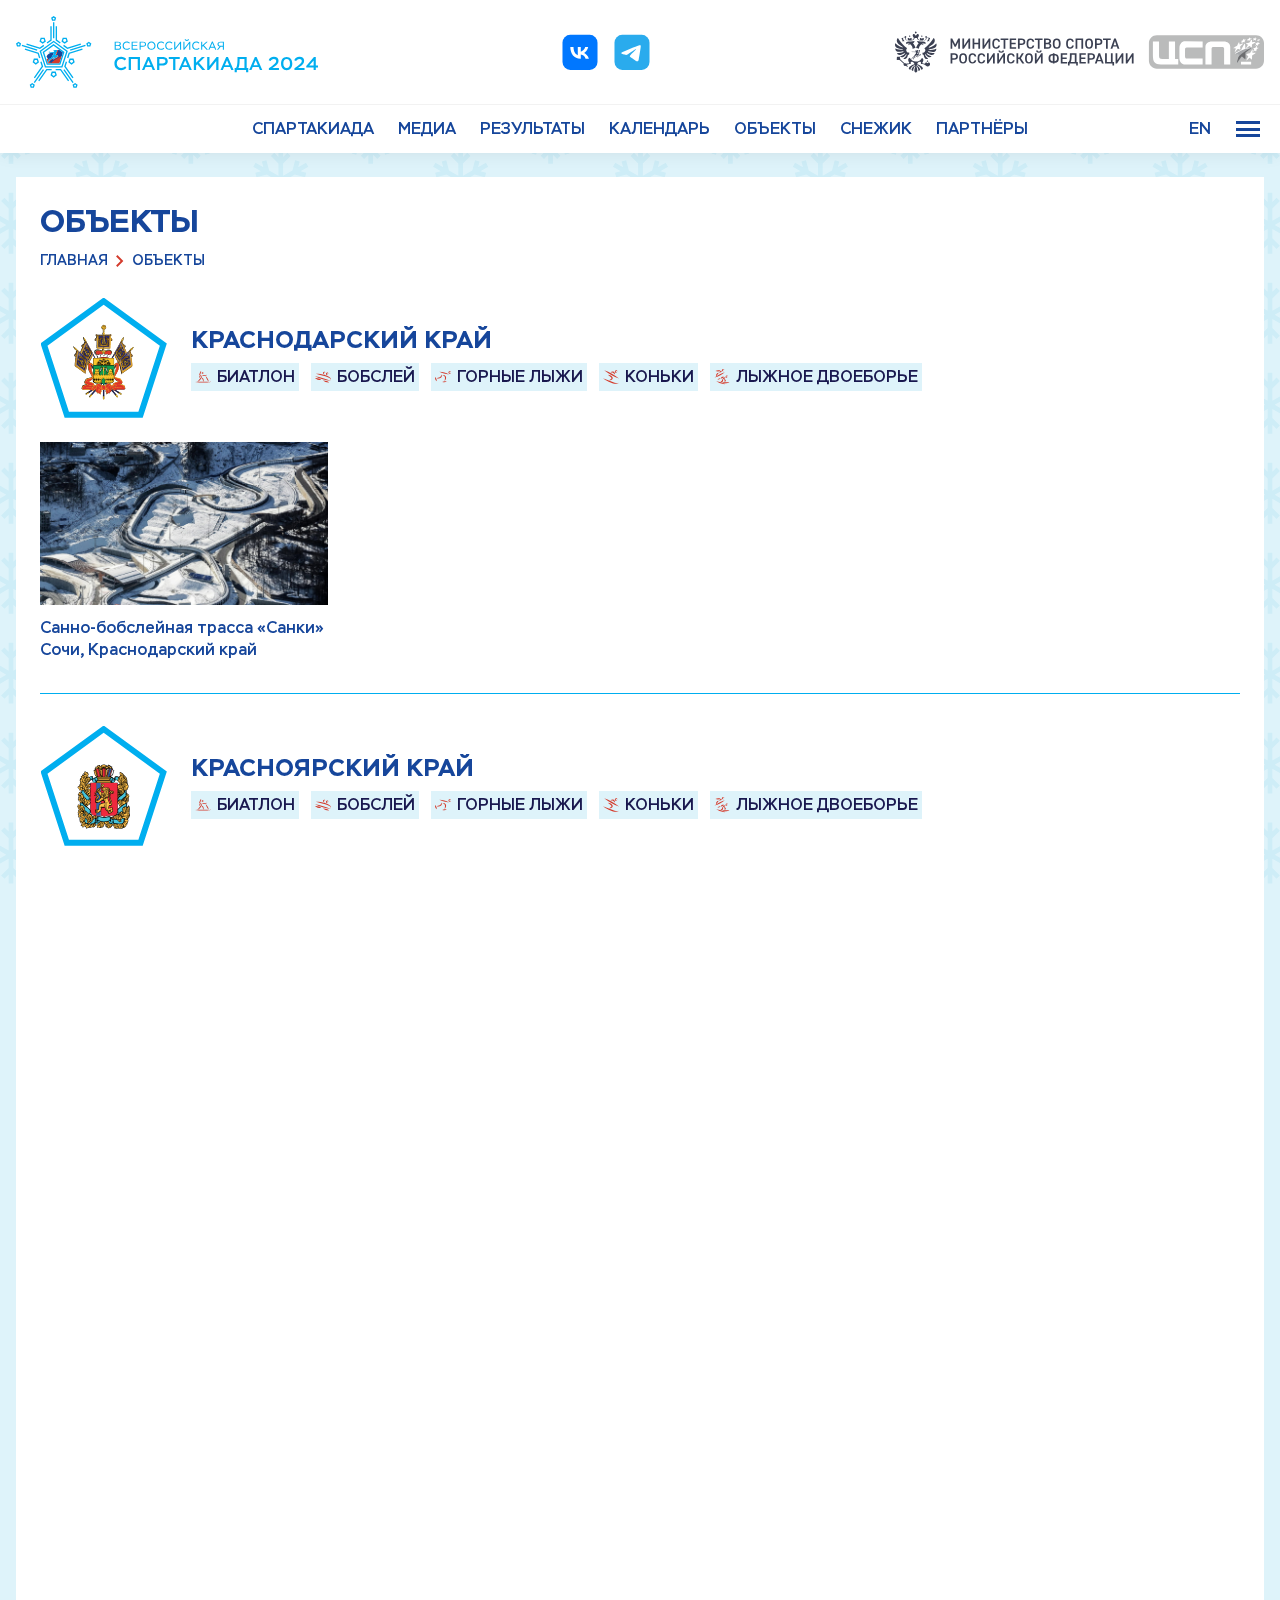
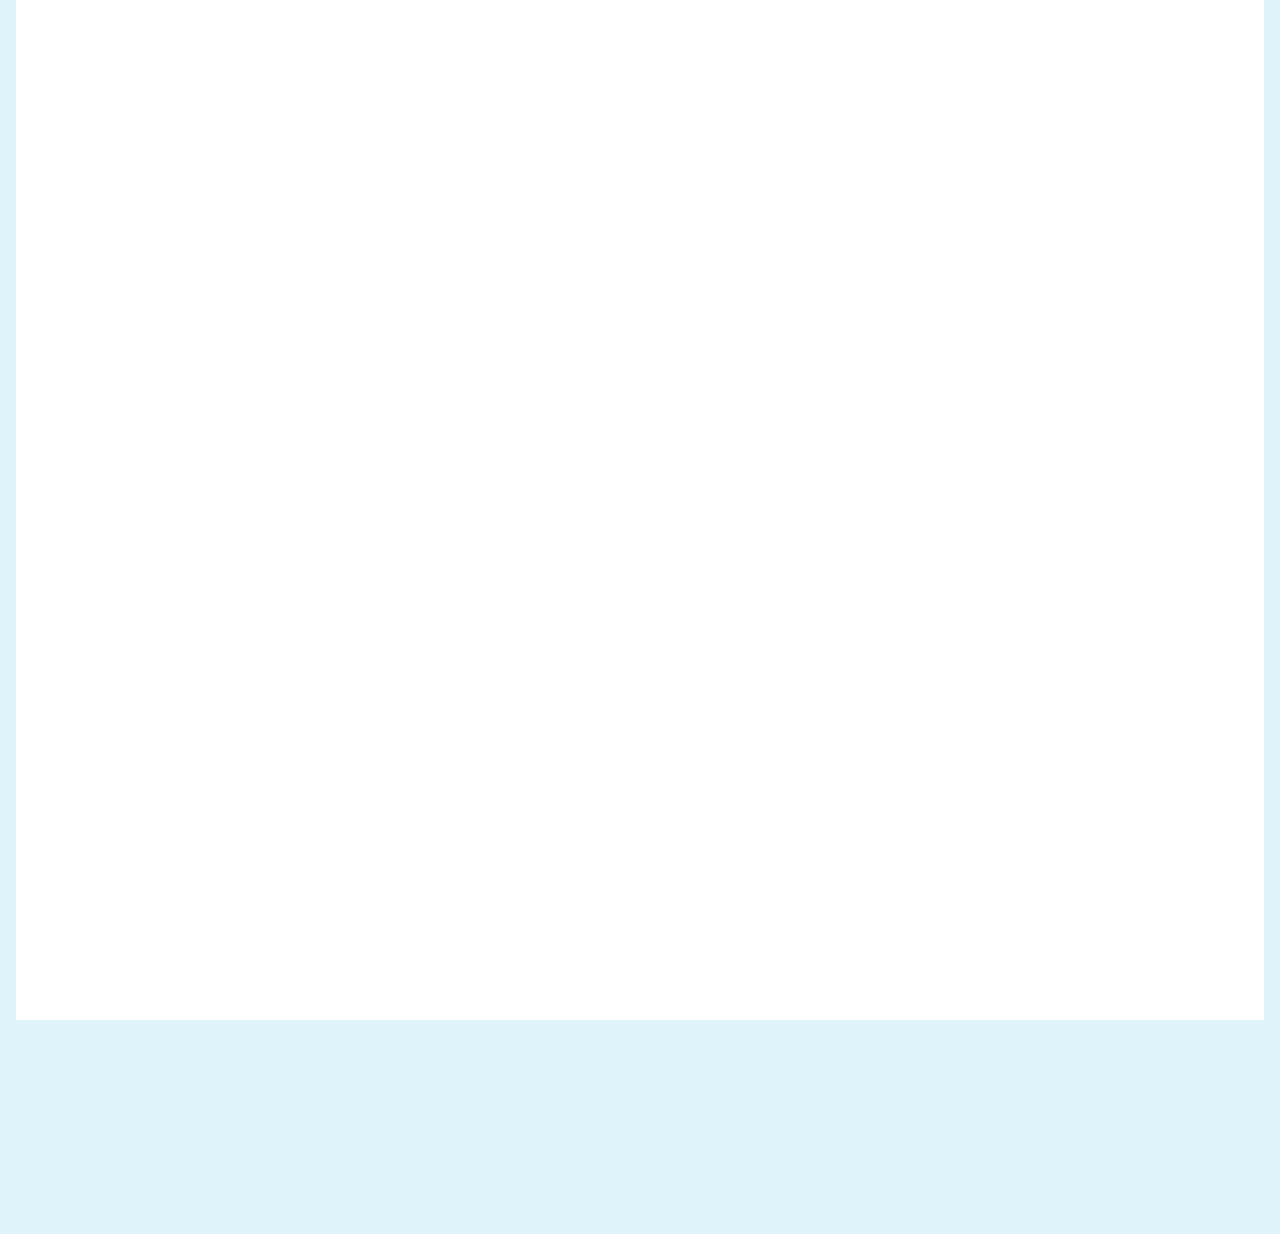
<file: objects.html>
<!DOCTYPE html>
<html lang="ru">

<head>
	<meta charset="UTF-8">
	<meta http-equiv="X-UA-Compatible" content="IE=edge">
	<meta name="viewport" content="width=device-width, initial-scale=1.0">
	<title>СПАРТАКИАДА 2024 - Объекты</title>
	<meta property="og:title" content="СПАРТАКИАДА 2024 - Объекты">
	<meta property="og:description" content="Описание">
	<meta property="og:url" content="/">
	<meta property="og:site_name" content="СПАРТАКИАДА 2024 - Объекты">
	<!-- favicon -->
	<link rel="apple-touch-icon" sizes="180x180" href="img/favicon/apple-touch-icon.png">
	<link rel="icon" type="image/png" sizes="32x32" href="img/favicon/favicon-32x32.png">
	<link rel="icon" type="image/png" sizes="16x16" href="img/favicon/favicon-16x16.png">
	<link rel="manifest" href="img/favicon/site.webmanifest">
	<link rel="mask-icon" href="img/favicon/safari-pinned-tab.svg" color="#5bbad5">
	<meta name="msapplication-TileColor" content="#ffffff">
	<meta name="theme-color" content="#ffffff">
	<!-- styles -->
	<link rel="stylesheet" href="css/vendor.min.css">
	<link rel="stylesheet" href="css/app.min.css">
</head>

<body>
	<!-- wrapper -->
	<div class="wrapper">
		<!-- header -->
		<header class="header" id="header" data-aos="fade-in">
			<div class="header__top">
				<div class="container">
					<div class="header__wrapper">
						<a href="index.html" class="header__logotype">
							<img src="img/logotype.svg" width="302" height="72" alt="СПАРТАКИАДА 2024">
						</a>
						<div class="c-socnav header__socnav">
							<ul class="c-socnav__list">
								<li class="c-socnav__item">
									<a href="#" class="c-socnav__link">
										<svg class="c-socnav__icon">
											<use xlink:href="img/sprite.svg#icon-vk"></use>
										</svg>
									</a>
								</li>
								<li class="c-socnav__item">
									<a href="#" class="c-socnav__link">
										<svg class="c-socnav__icon">
											<use xlink:href="img/sprite.svg#icon-tg"></use>
										</svg>
									</a>
								</li>
							</ul>
						</div>
						<div class="header__partners">
							<a href="#" class="header__partner">
								<img src="img/min-sport.svg" width="245" height="43" alt="МИНИСТЕРСТВО СПОРТА">
							</a>
							<a href="#" class="header__partner">
								<img src="img/csp.svg" width="116" height="34" alt="ЦСП">
							</a>
						</div>
						<div class="header__controls header__controls--mobile">
							<a href="#" class="c-language header__language">EN</a>
							<button class="hamburger" aria-label="Меню">
								<span class="hamburger__inner"></span>
								<span class="hamburger__inner"></span>
								<span class="hamburger__inner"></span>
							</button>
						</div>
					</div>
				</div>
			</div>
			<div class="header__bottom">
				<div class="container">
					<div class="header__wrapper">
						<nav class="nav header__nav">
							<ul class="nav__list">
								<li class="nav__item">
									<a href="#" class="nav__link">Спартакиада</a>
								</li>
								<li class="nav__item">
									<a href="#" class="nav__link">Медиа</a>
								</li>
								<li class="nav__item">
									<a href="#" class="nav__link">Результаты</a>
								</li>
								<li class="nav__item">
									<a href="#" class="nav__link">Календарь</a>
								</li>
								<li class="nav__item">
									<a href="#" class="nav__link">Объекты</a>
								</li>
								<li class="nav__item">
									<a href="#" class="nav__link">Снежик</a>
								</li>
								<li class="nav__item">
									<a href="#" class="nav__link">Партнёры</a>
								</li>
							</ul>
						</nav>
						<div class="header__controls">
							<a href="#" class="c-language header__language">EN</a>
							<button class="hamburger" aria-label="Меню">
								<span class="hamburger__inner"></span>
								<span class="hamburger__inner"></span>
								<span class="hamburger__inner"></span>
							</button>
						</div>
					</div>
				</div>
			</div>
		</header>
		<!-- end of header -->
		<!-- content -->
		<div class="wrapper__content">
			<!-- objects -->
			<div class="objects section-indent-first" id="objects">
				<div class="container">
					<div class="section-wrap" data-aos="fade-in">
						<div class="section-top">
							<h1 class="section-top__heading" data-aos="fade-in">Объекты</h1>
							<div class="breadcrumb section-top__breadcrumb" aria-label="Breadcrumb" data-aos="fade-in">
								<ul class="breadcrumb__list">
									<li class="breadcrumb__item">
										<a href="index.html" class="breadcrumb__link">Главная</a>
									</li>
									<li class="breadcrumb__item">
										<a href="objects.html" class="breadcrumb__link">Объекты</a>
									</li>
								</ul>
							</div>
						</div>
						<div class="objects__wrap" data-aos="fade-up">
							<div class="objects__top" data-aos="fade-in">
								<picture class="objects__img">
									<img src="img/objects-01.svg" alt="Icon">
								</picture>
								<div class="objects__group">
									<h2 class="objects__heading">Краснодарский край</h2>
									<div class="c-objects objects__objects">
										<ul class="c-objects__list">
											<li class="c-objects__item">
												<span class="c-objects__elem">
													<img src="img/icon-biathlon.svg" alt="Icon">
													<span>биатлон</span>
												</span>
											</li>
											<li class="c-objects__item">
												<span class="c-objects__elem">
													<img src="img/icon-bobsled.svg" alt="Icon">
													<span>бобслей</span>
												</span>
											</li>
											<li class="c-objects__item">
												<span class="c-objects__elem">
													<img src="img/icon-skates.svg" alt="Icon">
													<span>горные лыжи</span>
												</span>
											</li>
											<li class="c-objects__item">
												<span class="c-objects__elem">
													<img src="img/icon-skiing.svg" alt="Icon">
													<span>коньки</span>
												</span>
											</li>
											<li class="c-objects__item">
												<span class="c-objects__elem">
													<img src="img/icon-nordic-combined.svg" alt="Icon">
													<span>лыжное двоеборье</span>
												</span>
											</li>
										</ul>
									</div>
								</div>
							</div>
							<div class="objects__wrapper">
								<a href="objects-inner.html" class="objects-card objects__item" data-aos="fade-up">
									<picture class="objects-card__img">
										<img src="img/objects-media-01.jpg" alt="Image">
									</picture>
									<div class="objects-card__body">
										<span class="objects-card__title">Санно-бобслейная трасса «Санки» <br>Сочи, Краснодарский край</span>
									</div>
								</a>
							</div>
						</div>
						<div class="objects__wrap" data-aos="fade-up">
							<div class="objects__top" data-aos="fade-in">
								<picture class="objects__img">
									<img src="img/objects-02.svg" alt="Icon">
								</picture>
								<div class="objects__group">
									<h2 class="objects__heading">Красноярский край</h2>
									<div class="c-objects objects__objects">
										<ul class="c-objects__list">
											<li class="c-objects__item">
												<span class="c-objects__elem">
													<img src="img/icon-biathlon.svg" alt="Icon">
													<span>биатлон</span>
												</span>
											</li>
											<li class="c-objects__item">
												<span class="c-objects__elem">
													<img src="img/icon-bobsled.svg" alt="Icon">
													<span>бобслей</span>
												</span>
											</li>
											<li class="c-objects__item">
												<span class="c-objects__elem">
													<img src="img/icon-skates.svg" alt="Icon">
													<span>горные лыжи</span>
												</span>
											</li>
											<li class="c-objects__item">
												<span class="c-objects__elem">
													<img src="img/icon-skiing.svg" alt="Icon">
													<span>коньки</span>
												</span>
											</li>
											<li class="c-objects__item">
												<span class="c-objects__elem">
													<img src="img/icon-nordic-combined.svg" alt="Icon">
													<span>лыжное двоеборье</span>
												</span>
											</li>
										</ul>
									</div>
								</div>
							</div>
							<div class="objects__wrapper">
								<a href="objects-inner.html" class="objects-card objects__item" data-aos="fade-up">
									<picture class="objects-card__img">
										<img src="img/objects-media-02.jpg" alt="Image">
									</picture>
									<div class="objects-card__body">
										<span class="objects-card__title">Ледовый дворец «Кристалл арена»</span>
									</div>
								</a>
								<a href="objects-inner.html" class="objects-card objects__item" data-aos="fade-up">
									<picture class="objects-card__img">
										<img src="img/objects-media-03.jpg" alt="Image">
									</picture>
									<div class="objects-card__body">
										<span class="objects-card__title">Многофункциональный комплекс «Сопка»</span>
									</div>
								</a>
							</div>
						</div>
						<div class="objects__wrap" data-aos="fade-up">
							<div class="objects__top" data-aos="fade-in">
								<picture class="objects__img">
									<img src="img/objects-03.svg" alt="Icon">
								</picture>
								<div class="objects__group">
									<h2 class="objects__heading">Свердловская область</h2>
									<div class="c-objects objects__objects">
										<ul class="c-objects__list">
											<li class="c-objects__item">
												<span class="c-objects__elem">
													<img src="img/icon-biathlon.svg" alt="Icon">
													<span>биатлон</span>
												</span>
											</li>
											<li class="c-objects__item">
												<span class="c-objects__elem">
													<img src="img/icon-bobsled.svg" alt="Icon">
													<span>бобслей</span>
												</span>
											</li>
											<li class="c-objects__item">
												<span class="c-objects__elem">
													<img src="img/icon-skates.svg" alt="Icon">
													<span>горные лыжи</span>
												</span>
											</li>
											<li class="c-objects__item">
												<span class="c-objects__elem">
													<img src="img/icon-skiing.svg" alt="Icon">
													<span>коньки</span>
												</span>
											</li>
											<li class="c-objects__item">
												<span class="c-objects__elem">
													<img src="img/icon-nordic-combined.svg" alt="Icon">
													<span>лыжное двоеборье</span>
												</span>
											</li>
										</ul>
									</div>
								</div>
							</div>
							<div class="objects__wrapper">
								<a href="objects-inner.html" class="objects-card objects__item" data-aos="fade-up">
									<picture class="objects-card__img">
										<img src="img/objects-media-04.jpg" alt="Image">
									</picture>
									<div class="objects-card__body">
										<span class="objects-card__title">Комплекс трамплинов «Аист»</span>
									</div>
								</a>
								<a href="objects-inner.html" class="objects-card objects__item" data-aos="fade-up">
									<picture class="objects-card__img">
										<img src="img/objects-media-05.jpg" alt="Image">
									</picture>
									<div class="objects-card__body">
										<span class="objects-card__title">Горнолыжный центр «Гора Белая»</span>
									</div>
								</a>
							</div>
						</div>
						<div class="objects__wrap" data-aos="fade-up">
							<div class="objects__top" data-aos="fade-in">
								<picture class="objects__img">
									<img src="img/objects-04.svg" alt="Icon">
								</picture>
								<div class="objects__group">
									<h2 class="objects__heading">Тюменская область</h2>
									<div class="c-objects objects__objects">
										<ul class="c-objects__list">
											<li class="c-objects__item">
												<span class="c-objects__elem">
													<img src="img/icon-biathlon.svg" alt="Icon">
													<span>биатлон</span>
												</span>
											</li>
											<li class="c-objects__item">
												<span class="c-objects__elem">
													<img src="img/icon-bobsled.svg" alt="Icon">
													<span>бобслей</span>
												</span>
											</li>
											<li class="c-objects__item">
												<span class="c-objects__elem">
													<img src="img/icon-skates.svg" alt="Icon">
													<span>горные лыжи</span>
												</span>
											</li>
											<li class="c-objects__item">
												<span class="c-objects__elem">
													<img src="img/icon-skiing.svg" alt="Icon">
													<span>коньки</span>
												</span>
											</li>
											<li class="c-objects__item">
												<span class="c-objects__elem">
													<img src="img/icon-nordic-combined.svg" alt="Icon">
													<span>лыжное двоеборье</span>
												</span>
											</li>
										</ul>
									</div>
								</div>
							</div>
							<div class="objects__wrapper">
								<a href="objects-inner.html" class="objects-card objects__item" data-aos="fade-up">
									<picture class="objects-card__img">
										<img src="img/objects-media-06.jpg" alt="Image">
									</picture>
									<div class="objects-card__body">
										<span class="objects-card__title">Центр зимних видов спорта «Жемчужина Сибири»</span>
									</div>
								</a>
							</div>
						</div>
						<div class="objects__wrap" data-aos="fade-up">
							<div class="objects__top" data-aos="fade-in">
								<picture class="objects__img">
									<img src="img/objects-05.svg" alt="Icon">
								</picture>
								<div class="objects__group">
									<h2 class="objects__heading">Челябинская Область</h2>
									<div class="c-objects objects__objects">
										<ul class="c-objects__list">
											<li class="c-objects__item">
												<span class="c-objects__elem">
													<img src="img/icon-biathlon.svg" alt="Icon">
													<span>биатлон</span>
												</span>
											</li>
											<li class="c-objects__item">
												<span class="c-objects__elem">
													<img src="img/icon-bobsled.svg" alt="Icon">
													<span>бобслей</span>
												</span>
											</li>
											<li class="c-objects__item">
												<span class="c-objects__elem">
													<img src="img/icon-skates.svg" alt="Icon">
													<span>горные лыжи</span>
												</span>
											</li>
											<li class="c-objects__item">
												<span class="c-objects__elem">
													<img src="img/icon-skiing.svg" alt="Icon">
													<span>коньки</span>
												</span>
											</li>
											<li class="c-objects__item">
												<span class="c-objects__elem">
													<img src="img/icon-nordic-combined.svg" alt="Icon">
													<span>лыжное двоеборье</span>
												</span>
											</li>
										</ul>
									</div>
								</div>
							</div>
							<div class="objects__wrapper">
								<a href="objects-inner.html" class="objects-card objects__item" data-aos="fade-up">
									<picture class="objects-card__img">
										<img src="img/objects-media-01.jpg" alt="Image">
									</picture>
									<div class="objects-card__body">
										<span class="objects-card__title">Ледовый дворец «Уральская молния»</span>
									</div>
								</a>
								<a href="objects-inner.html" class="objects-card objects__item" data-aos="fade-up">
									<picture class="objects-card__img">
										<img src="img/objects-media-01.jpg" alt="Image">
									</picture>
									<div class="objects-card__body">
										<span class="objects-card__title">Ледовая арена «Трактор»</span>
									</div>
								</a>
								<a href="objects-inner.html" class="objects-card objects__item" data-aos="fade-up">
									<picture class="objects-card__img">
										<img src="img/objects-media-01.jpg" alt="Image">
									</picture>
									<div class="objects-card__body">
										<span class="objects-card__title">Горнолыжный комплекс «Солнечная долина»</span>
									</div>
								</a>
								<a href="objects-inner.html" class="objects-card objects__item" data-aos="fade-up">
									<picture class="objects-card__img">
										<img src="img/objects-media-01.jpg" alt="Image">
									</picture>
									<div class="objects-card__body">
										<span class="objects-card__title">Лыжно-биатлонный комплекс</span>
									</div>
								</a>
								<a href="objects-inner.html" class="objects-card objects__item" data-aos="fade-up">
									<picture class="objects-card__img">
										<img src="img/objects-media-01.jpg" alt="Image">
									</picture>
									<div class="objects-card__body">
										<span class="objects-card__title">Центр активного отдыха «Евразия»</span>
									</div>
								</a>
								<a href="objects-inner.html" class="objects-card objects__item" data-aos="fade-up">
									<picture class="objects-card__img">
										<img src="img/objects-media-01.jpg" alt="Image">
									</picture>
									<div class="objects-card__body">
										<span class="objects-card__title">Арена «Металлург»</span>
									</div>
								</a>
							</div>
						</div>
					</div>
				</div>
			</div>
			<!-- end of objects -->
		</div>
		<!-- end of content -->
		<!-- footer -->
		<footer class="footer" id="footer" data-aos="fade-in">
			<div class="container">
				<div class="footer__main">
					<div class="footer__wrapper">
						<a href="#" class="footer__logotype">
							<img src="img/logotype-white.svg" width="302" height="72" alt="СПАРТАКИАДА 2024">
						</a>
						<div class="c-socnav footer__socnav">
							<ul class="c-socnav__list">
								<li class="c-socnav__item">
									<a href="#" class="c-socnav__link">
										<svg class="c-socnav__icon">
											<use xlink:href="img/sprite.svg#icon-vk"></use>
										</svg>
									</a>
								</li>
								<li class="c-socnav__item">
									<a href="#" class="c-socnav__link">
										<svg class="c-socnav__icon">
											<use xlink:href="img/sprite.svg#icon-tg"></use>
										</svg>
									</a>
								</li>
							</ul>
						</div>
						<div class="footer__partners">
							<a href="#" class="footer__partner">
								<img src="img/min-sport-white.svg" width="245" height="43" alt="МИНИСТЕРСТВО СПОРТА">
							</a>
							<a href="#" class="footer__partner">
								<img src="img/csp-white.svg" width="116" height="34" alt="ЦСП">
							</a>
						</div>
					</div>
					<div class="footer__wrapper">
						<p class="footer__copyright">2024 Официальный сайт Всероссийской спартакиады 2024 года. Все права защищены</p>
					</div>
				</div>
			</div>
		</footer>
		<!-- end of footer -->
	</div>
	<!-- end of wrapper -->
	<!-- menu -->
	<div class="menu" id="menu">
		<div class="menu__wrap">
			<div class="menu__main">
				<ul class="menu__list">
					<li class="menu__item">
						<div class="menu__elem">
							<a href="#" class="menu__link menu__link--trigger">
								<span>Спартакиада</span>
								<svg>
									<use xlink:href="img/sprite.svg#icon-arrow-more"></use>
								</svg>
							</a>
							<ul class="menu__sublist">
								<li class="menu__subitem">
									<a href="#" class="menu__link">
										<span>Новости</span>
									</a>
								</li>
							</ul>
						</div>
					</li>
					<li class="menu__item">
						<div class="menu__elem">
							<a href="#" class="menu__link menu__link--trigger">
								<span>Медиа</span>
								<svg>
									<use xlink:href="img/sprite.svg#icon-arrow-more"></use>
								</svg>
							</a>
							<ul class="menu__sublist">
								<li class="menu__subitem">
									<a href="news.html" class="menu__link">
										<span>Новости</span>
									</a>
								</li>
								<li class="menu__subitem">
									<a href="#" class="menu__link">
										<span>Фото</span>
									</a>
								</li>
								<li class="menu__subitem">
									<a href="broadcasts.html" class="menu__link">
										<span>Трансляции</span>
									</a>
								</li>
							</ul>
						</div>
					</li>
					<li class="menu__item">
						<div class="menu__elem">
							<a href="#" class="menu__link menu__link--trigger">
								<span>Результаты</span>
								<svg>
									<use xlink:href="img/sprite.svg#icon-arrow-more"></use>
								</svg>
							</a>
							<ul class="menu__sublist">
								<li class="menu__subitem">
									<a href="#" class="menu__link">
										<span>Индивидуальные результаты</span>
									</a>
								</li>
								<li class="menu__subitem">
									<a href="#" class="menu__link">
										<span>Командный зачёт</span>
									</a>
								</li>
							</ul>
						</div>
					</li>
					<li class="menu__item">
						<div class="menu__elem">
							<a href="#" class="menu__link menu__link--uppercase">
								<span>Календарь</span>
							</a>
						</div>
					</li>
					<li class="menu__item">
						<div class="menu__elem">
							<a href="objects.html" class="menu__link menu__link--uppercase">
								<span>Объекты</span>
							</a>
						</div>
					</li>
					<li class="menu__item">
						<div class="menu__elem">
							<a href="#" class="menu__link menu__link--uppercase">
								<span>Снежик</span>
							</a>
						</div>
					</li>
					<li class="menu__item">
						<div class="menu__elem">
							<a href="partners.html" class="menu__link menu__link--uppercase">
								<span>Партнёры</span>
							</a>
						</div>
					</li>
				</ul>
			</div>
			<div class="menu__bottom">
				<div class="c-socnav menu__socnav">
					<ul class="c-socnav__list">
						<li class="c-socnav__item">
							<a href="#" class="c-socnav__link">
								<svg class="c-socnav__icon">
									<use xlink:href="img/sprite.svg#icon-vk"></use>
								</svg>
							</a>
						</li>
						<li class="c-socnav__item">
							<a href="#" class="c-socnav__link">
								<svg class="c-socnav__icon">
									<use xlink:href="img/sprite.svg#icon-tg"></use>
								</svg>
							</a>
						</li>
					</ul>
				</div>
				<div class="menu__partners">
					<a href="#" class="menu__partner">
						<img src="img/min-sport.svg" width="245" height="43" alt="МИНИСТЕРСТВО СПОРТА">
					</a>
					<a href="#" class="menu__partner">
						<img src="img/csp.svg" width="116" height="34" alt="ЦСП">
					</a>
				</div>
				<p class="menu__copyright">2024 Официальный сайт Всероссийской спартакиады 2024 года. Все права защищены</p>
			</div>
		</div>
	</div>
	<!-- end of menu -->
	<!-- scripts -->
	<script src="js/vendor.min.js"></script>
	<script src="js/app.min.js"></script>
</body>

</html>
</file>
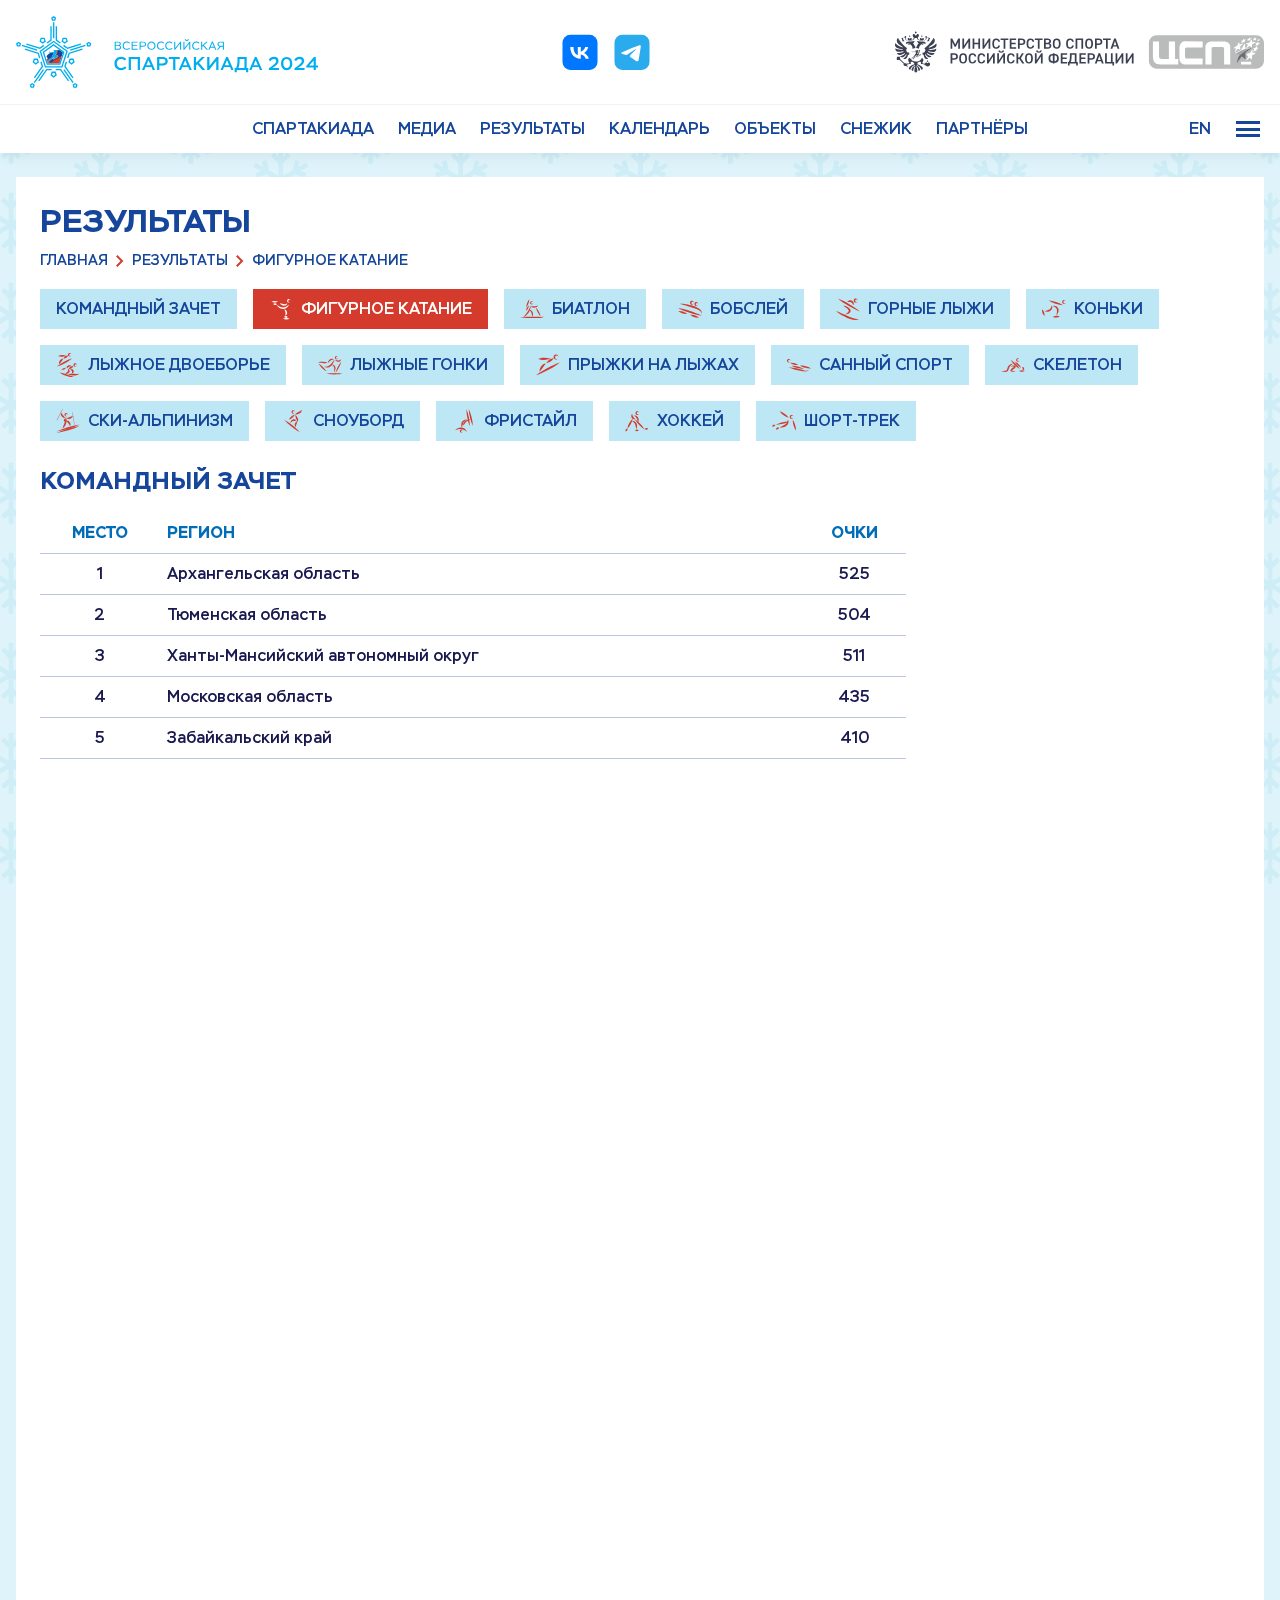
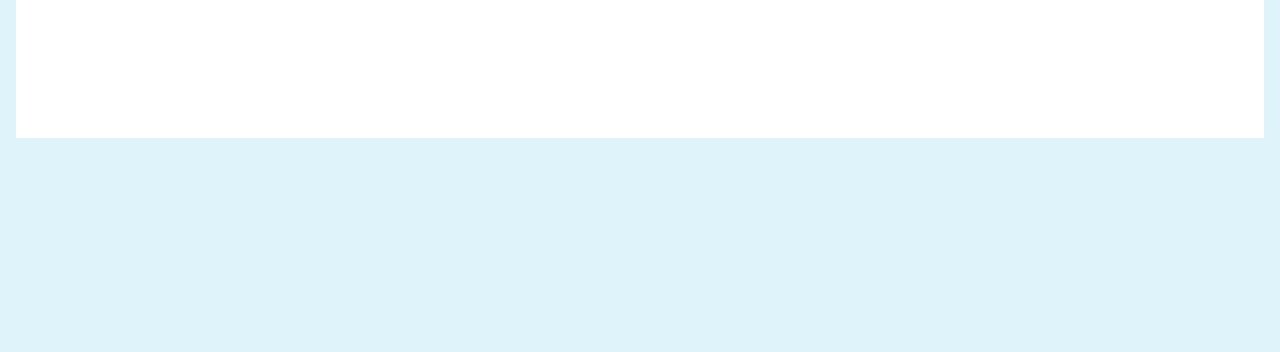
<file: results-team.html>
<!DOCTYPE html>
<html lang="ru">

<head>
	<meta charset="UTF-8">
	<meta http-equiv="X-UA-Compatible" content="IE=edge">
	<meta name="viewport" content="width=device-width, initial-scale=1.0">
	<title>СПАРТАКИАДА 2024 - Результаты</title>
	<meta property="og:title" content="СПАРТАКИАДА 2024 - Результаты">
	<meta property="og:description" content="Описание">
	<meta property="og:url" content="/">
	<meta property="og:site_name" content="СПАРТАКИАДА 2024 - Результаты">
	<!-- favicon -->
	<link rel="apple-touch-icon" sizes="180x180" href="img/favicon/apple-touch-icon.png">
	<link rel="icon" type="image/png" sizes="32x32" href="img/favicon/favicon-32x32.png">
	<link rel="icon" type="image/png" sizes="16x16" href="img/favicon/favicon-16x16.png">
	<link rel="manifest" href="img/favicon/site.webmanifest">
	<link rel="mask-icon" href="img/favicon/safari-pinned-tab.svg" color="#5bbad5">
	<meta name="msapplication-TileColor" content="#ffffff">
	<meta name="theme-color" content="#ffffff">
	<!-- styles -->
	<link rel="stylesheet" href="css/vendor.min.css">
	<link rel="stylesheet" href="css/app.min.css">
</head>

<body>
	<!-- wrapper -->
	<div class="wrapper">
		<!-- header -->
		<header class="header" id="header" data-aos="fade-in">
			<div class="header__top">
				<div class="container">
					<div class="header__wrapper">
						<a href="index.html" class="header__logotype">
							<img src="img/logotype.svg" width="302" height="72" alt="СПАРТАКИАДА 2024">
						</a>
						<div class="c-socnav header__socnav">
							<ul class="c-socnav__list">
								<li class="c-socnav__item">
									<a href="#" class="c-socnav__link">
										<svg class="c-socnav__icon">
											<use xlink:href="img/sprite.svg#icon-vk"></use>
										</svg>
									</a>
								</li>
								<li class="c-socnav__item">
									<a href="#" class="c-socnav__link">
										<svg class="c-socnav__icon">
											<use xlink:href="img/sprite.svg#icon-tg"></use>
										</svg>
									</a>
								</li>
							</ul>
						</div>
						<div class="header__partners">
							<a href="#" class="header__partner">
								<img src="img/min-sport.svg" width="245" height="43" alt="МИНИСТЕРСТВО СПОРТА">
							</a>
							<a href="#" class="header__partner">
								<img src="img/csp.svg" width="116" height="34" alt="ЦСП">
							</a>
						</div>
						<div class="header__controls header__controls--mobile">
							<a href="#" class="c-language header__language">EN</a>
							<button class="hamburger" aria-label="Меню">
								<span class="hamburger__inner"></span>
								<span class="hamburger__inner"></span>
								<span class="hamburger__inner"></span>
							</button>
						</div>
					</div>
				</div>
			</div>
			<div class="header__bottom">
				<div class="container">
					<div class="header__wrapper">
						<nav class="nav header__nav">
							<ul class="nav__list">
								<li class="nav__item">
									<a href="#" class="nav__link">Спартакиада</a>
								</li>
								<li class="nav__item">
									<a href="#" class="nav__link">Медиа</a>
								</li>
								<li class="nav__item">
									<a href="#" class="nav__link">Результаты</a>
								</li>
								<li class="nav__item">
									<a href="#" class="nav__link">Календарь</a>
								</li>
								<li class="nav__item">
									<a href="#" class="nav__link">Объекты</a>
								</li>
								<li class="nav__item">
									<a href="#" class="nav__link">Снежик</a>
								</li>
								<li class="nav__item">
									<a href="#" class="nav__link">Партнёры</a>
								</li>
							</ul>
						</nav>
						<div class="header__controls">
							<a href="#" class="c-language header__language">EN</a>
							<button class="hamburger" aria-label="Меню">
								<span class="hamburger__inner"></span>
								<span class="hamburger__inner"></span>
								<span class="hamburger__inner"></span>
							</button>
						</div>
					</div>
				</div>
			</div>
		</header>
		<!-- end of header -->
		<!-- content -->
		<div class="wrapper__content">
			<!-- results -->
			<div class="results section-indent-first" id="results">
				<div class="container">
					<div class="section-wrap" data-aos="fade-in">
						<div class="section-top" data-aos="fade-in">
							<h1 class="section-top__heading">Результаты</h1>
							<div class="breadcrumb section-top__breadcrumb" aria-label="Breadcrumb">
								<ul class="breadcrumb__list">
									<li class="breadcrumb__item">
										<a href="index.html" class="breadcrumb__link">Главная</a>
									</li>
									<li class="breadcrumb__item">
										<a href="#" class="breadcrumb__link">Результаты</a>
									</li>
									<li class="breadcrumb__item">
										<a href="results.html" class="breadcrumb__link">фигурное катание</a>
									</li>
								</ul>
							</div>
							<ul class="section-top__tabs section-top__tabs--desktop">
								<li class="section-top__tabs-item">
									<a href="#" class="section-top__tabs-link">Командный зачет</a>
								</li>
								<li class="section-top__tabs-item is--active">
									<a href="#" class="section-top__tabs-link">
										<svg>
											<use xlink:href="img/sprite.svg#icon-figure-skating"></use>
										</svg>
										<span>фигурное катание</span>
									</a>
								</li>
								<li class="section-top__tabs-item">
									<a href="#" class="section-top__tabs-link">
										<svg>
											<use xlink:href="img/sprite.svg#icon-biatlon"></use>
										</svg>
										<span>БИАТЛОН</span>
									</a>
								</li>
								<li class="section-top__tabs-item">
									<a href="#" class="section-top__tabs-link">
										<svg>
											<use xlink:href="img/sprite.svg#icon-bobsled"></use>
										</svg>
										<span>бобслей</span>
									</a>
								</li>
								<li class="section-top__tabs-item">
									<a href="#" class="section-top__tabs-link">
										<svg>
											<use xlink:href="img/sprite.svg#icon-skiing"></use>
										</svg>
										<span>горные лыжи</span>
									</a>
								</li>
								<li class="section-top__tabs-item">
									<a href="#" class="section-top__tabs-link">
										<svg>
											<use xlink:href="img/sprite.svg#icon-skates"></use>
										</svg>
										<span>коньки</span>
									</a>
								</li>
								<li class="section-top__tabs-item">
									<a href="#" class="section-top__tabs-link">
										<svg>
											<use xlink:href="img/sprite.svg#icon-nordic-combined"></use>
										</svg>
										<span>лыжное двоеборье</span>
									</a>
								</li>
								<li class="section-top__tabs-item">
									<a href="#" class="section-top__tabs-link">
										<svg>
											<use xlink:href="img/sprite.svg#icon-ski-race"></use>
										</svg>
										<span>лыжные гонки</span>
									</a>
								</li>
								<li class="section-top__tabs-item">
									<a href="#" class="section-top__tabs-link">
										<svg>
											<use xlink:href="img/sprite.svg#icon-ski-jumping"></use>
										</svg>
										<span>прыжки на лыжах</span>
									</a>
								</li>
								<li class="section-top__tabs-item">
									<a href="#" class="section-top__tabs-link">
										<svg>
											<use xlink:href="img/sprite.svg#icon-luge"></use>
										</svg>
										<span>санный спорт</span>
									</a>
								</li>
								<li class="section-top__tabs-item">
									<a href="#" class="section-top__tabs-link">
										<svg>
											<use xlink:href="img/sprite.svg#icon-skeleton"></use>
										</svg>
										<span>скелетон</span>
									</a>
								</li>
								<li class="section-top__tabs-item">
									<a href="#" class="section-top__tabs-link">
										<svg>
											<use xlink:href="img/sprite.svg#icon-ski-mountaineering"></use>
										</svg>
										<span>ски-альпинизм</span>
									</a>
								</li>
								<li class="section-top__tabs-item">
									<a href="#" class="section-top__tabs-link">
										<svg>
											<use xlink:href="img/sprite.svg#icon-snowboarding"></use>
										</svg>
										<span>сноуборд</span>
									</a>
								</li>
								<li class="section-top__tabs-item">
									<a href="#" class="section-top__tabs-link">
										<svg>
											<use xlink:href="img/sprite.svg#icon-freestyle"></use>
										</svg>
										<span>фристайл</span>
									</a>
								</li>
								<li class="section-top__tabs-item">
									<a href="#" class="section-top__tabs-link">
										<svg>
											<use xlink:href="img/sprite.svg#icon-hockey"></use>
										</svg>
										<span>хоккей</span>
									</a>
								</li>
								<li class="section-top__tabs-item">
									<a href="#" class="section-top__tabs-link">
										<svg>
											<use xlink:href="img/sprite.svg#icon-short-track"></use>
										</svg>
										<span>шорт-трек</span>
									</a>
								</li>
							</ul>
							<div class="c-select c-select--red section-top__select">
								<span class="c-select__selected">
									<svg>
										<use xlink:href="img/sprite.svg#icon-figure-skating"></use>
									</svg>
									<span>фигурное катание</span>
									<svg>
										<use xlink:href="img/sprite.svg#icon-caret"></use>
									</svg>
								</span>
								<div class="c-select__dropdown">
									<div class="c-select__scroll" data-simplebar>
										<ul class="c-select__list">
											<li class="c-select__item">
												<a href="#" class="c-select__link">Командный зачет</a>
											</li>
											<li class="c-select__item">
												<a href="#" class="c-select__link">
													<svg>
														<use xlink:href="img/sprite.svg#icon-biatlon"></use>
													</svg>
													<span>БИАТЛОН</span>
												</a>
											</li>
											<li class="c-select__item">
												<a href="#" class="c-select__link">
													<svg>
														<use xlink:href="img/sprite.svg#icon-bobsled"></use>
													</svg>
													<span>бобслей</span>
												</a>
											</li>
											<li class="c-select__item">
												<a href="#" class="c-select__link">
													<svg>
														<use xlink:href="img/sprite.svg#icon-skiing"></use>
													</svg>
													<span>горные лыжи</span>
												</a>
											</li>
											<li class="c-select__item">
												<a href="#" class="c-select__link">
													<svg>
														<use xlink:href="img/sprite.svg#icon-skates"></use>
													</svg>
													<span>коньки</span>
												</a>
											</li>
											<li class="c-select__item">
												<a href="#" class="c-select__link">
													<svg>
														<use xlink:href="img/sprite.svg#icon-nordic-combined"></use>
													</svg>
													<span>лыжное двоеборье</span>
												</a>
											</li>
											<li class="c-select__item">
												<a href="#" class="c-select__link">
													<svg>
														<use xlink:href="img/sprite.svg#icon-ski-race"></use>
													</svg>
													<span>лыжные гонки</span>
												</a>
											</li>
										</ul>
									</div>
								</div>
							</div>
						</div>
						<div class="section-heading">
							<h2 class="section-heading__title" data-aos="fade-up">Командный зачет</h2>
						</div>
						<div class="competition-table results__table" data-aos="fade-up">
							<table class="competition-table__table">
								<thead class="competition-table__head">
									<tr class="competition-table__row">
										<td class="competition-table__elem">
											<span class="competition-table__heading">МЕСТО</span>
										</td>
										<td class="competition-table__elem">
											<span class="competition-table__heading">РЕГИОН</span>
										</td>
										<td class="competition-table__elem">
											<span class="competition-table__heading">ОЧКИ</span>
										</td>
									</tr>
								</thead>
								<thead class="competition-table__body">
									<tr class="competition-table__row">
										<td class="competition-table__elem">
											<span class="competition-table__value">1</span>
										</td>
										<td class="competition-table__elem">
											<span class="competition-table__value">Архангельская область</span>
										</td>
										<td class="competition-table__elem">
											<span class="competition-table__value">525</span>
										</td>
									</tr>
									<tr class="competition-table__row">
										<td class="competition-table__elem">
											<span class="competition-table__value">2</span>
										</td>
										<td class="competition-table__elem">
											<span class="competition-table__value">Тюменская область</span>
										</td>
										<td class="competition-table__elem">
											<span class="competition-table__value">504</span>
										</td>
									</tr>
									<tr class="competition-table__row">
										<td class="competition-table__elem">
											<span class="competition-table__value">3</span>
										</td>
										<td class="competition-table__elem">
											<span class="competition-table__value">Ханты-Мансийский автономный округ</span>
										</td>
										<td class="competition-table__elem">
											<span class="competition-table__value">511</span>
										</td>
									</tr>
									<tr class="competition-table__row">
										<td class="competition-table__elem">
											<span class="competition-table__value">4</span>
										</td>
										<td class="competition-table__elem">
											<span class="competition-table__value">Московская область</span>
										</td>
										<td class="competition-table__elem">
											<span class="competition-table__value">435</span>
										</td>
									</tr>
									<tr class="competition-table__row">
										<td class="competition-table__elem">
											<span class="competition-table__value">5</span>
										</td>
										<td class="competition-table__elem">
											<span class="competition-table__value">Забайкальский край</span>
										</td>
										<td class="competition-table__elem">
											<span class="competition-table__value">410</span>
										</td>
									</tr>
								</thead>
							</table>
						</div>
						<div class="results__content content" data-aos="fade-up">
							<picture>
								<img src="img/objects-media-01.jpg" alt="Image">
							</picture>
							<p>Санно-бобслейная трасса «Санки» построена к Олимпийским играм 2014 года. Спустя десять лет трек примет сильнейших спортсменов страны по санному спорту и бобслею на Всероссийской Спартакиаде-2024.</p>
							<p>Трасса расположена в урочище Ржаная Поляна на территории Сочинского национального парка. Уникальна тем, что повторяет рельеф окружающей гористой местности. Является самой длинной действующей искусственной трассой. Общая длина — 1814 м.</p>
							<p>На протяжении трека сооружены три контруклона, делающие трассу одной из самых безопасных в мире. Трек насчитывает 17 виражей, общий перепад высот составляет 131.9 метров.</p>
							<p>Трибуны для зрителей позволяют охватить взглядом самые зрелищные моменты гонок: старт и разгон бобов, виражи, финишный участок.</p>
							<p>На момент сдачи в эксплуатацию «Санки» совершенно справедливо считались ультрасовременным объектом. Сооружение по сей день обеспечивает высочайший уровень тренировочного и соревновательного процесса. Спортсмены в среднем за сезон выкатывают на «Санках» более 30 тысяч спусков.</p>
						</div>
					</div>
				</div>
			</div>
			<!-- end of news inner -->
		</div>
		<!-- end of content -->
		<!-- footer -->
		<footer class="footer" id="footer" data-aos="fade-in">
			<div class="container">
				<div class="footer__main">
					<div class="footer__wrapper">
						<a href="#" class="footer__logotype">
							<img src="img/logotype-white.svg" width="302" height="72" alt="СПАРТАКИАДА 2024">
						</a>
						<div class="c-socnav footer__socnav">
							<ul class="c-socnav__list">
								<li class="c-socnav__item">
									<a href="#" class="c-socnav__link">
										<svg class="c-socnav__icon">
											<use xlink:href="img/sprite.svg#icon-vk"></use>
										</svg>
									</a>
								</li>
								<li class="c-socnav__item">
									<a href="#" class="c-socnav__link">
										<svg class="c-socnav__icon">
											<use xlink:href="img/sprite.svg#icon-tg"></use>
										</svg>
									</a>
								</li>
							</ul>
						</div>
						<div class="footer__partners">
							<a href="#" class="footer__partner">
								<img src="img/min-sport-white.svg" width="245" height="43" alt="МИНИСТЕРСТВО СПОРТА">
							</a>
							<a href="#" class="footer__partner">
								<img src="img/csp-white.svg" width="116" height="34" alt="ЦСП">
							</a>
						</div>
					</div>
					<div class="footer__wrapper">
						<p class="footer__copyright">2024 Официальный сайт Всероссийской спартакиады 2024 года. Все права защищены</p>
					</div>
				</div>
			</div>
		</footer>
		<!-- end of footer -->
	</div>
	<!-- end of wrapper -->
	<!-- menu -->
	<div class="menu" id="menu">
		<div class="menu__wrap">
			<div class="menu__main">
				<ul class="menu__list">
					<li class="menu__item">
						<div class="menu__elem">
							<a href="#" class="menu__link menu__link--trigger">
								<span>Спартакиада</span>
								<svg>
									<use xlink:href="img/sprite.svg#icon-arrow-more"></use>
								</svg>
							</a>
							<ul class="menu__sublist">
								<li class="menu__subitem">
									<a href="#" class="menu__link">
										<span>Новости</span>
									</a>
								</li>
							</ul>
						</div>
					</li>
					<li class="menu__item">
						<div class="menu__elem">
							<a href="#" class="menu__link menu__link--trigger">
								<span>Медиа</span>
								<svg>
									<use xlink:href="img/sprite.svg#icon-arrow-more"></use>
								</svg>
							</a>
							<ul class="menu__sublist">
								<li class="menu__subitem">
									<a href="news.html" class="menu__link">
										<span>Новости</span>
									</a>
								</li>
								<li class="menu__subitem">
									<a href="#" class="menu__link">
										<span>Фото</span>
									</a>
								</li>
								<li class="menu__subitem">
									<a href="broadcasts.html" class="menu__link">
										<span>Трансляции</span>
									</a>
								</li>
							</ul>
						</div>
					</li>
					<li class="menu__item">
						<div class="menu__elem">
							<a href="#" class="menu__link menu__link--trigger">
								<span>Результаты</span>
								<svg>
									<use xlink:href="img/sprite.svg#icon-arrow-more"></use>
								</svg>
							</a>
							<ul class="menu__sublist">
								<li class="menu__subitem">
									<a href="#" class="menu__link">
										<span>Индивидуальные результаты</span>
									</a>
								</li>
								<li class="menu__subitem">
									<a href="#" class="menu__link">
										<span>Командный зачёт</span>
									</a>
								</li>
							</ul>
						</div>
					</li>
					<li class="menu__item">
						<div class="menu__elem">
							<a href="#" class="menu__link menu__link--uppercase">
								<span>Календарь</span>
							</a>
						</div>
					</li>
					<li class="menu__item">
						<div class="menu__elem">
							<a href="objects.html" class="menu__link menu__link--uppercase">
								<span>Объекты</span>
							</a>
						</div>
					</li>
					<li class="menu__item">
						<div class="menu__elem">
							<a href="#" class="menu__link menu__link--uppercase">
								<span>Снежик</span>
							</a>
						</div>
					</li>
					<li class="menu__item">
						<div class="menu__elem">
							<a href="partners.html" class="menu__link menu__link--uppercase">
								<span>Партнёры</span>
							</a>
						</div>
					</li>
				</ul>
			</div>
			<div class="menu__bottom">
				<div class="c-socnav menu__socnav">
					<ul class="c-socnav__list">
						<li class="c-socnav__item">
							<a href="#" class="c-socnav__link">
								<svg class="c-socnav__icon">
									<use xlink:href="img/sprite.svg#icon-vk"></use>
								</svg>
							</a>
						</li>
						<li class="c-socnav__item">
							<a href="#" class="c-socnav__link">
								<svg class="c-socnav__icon">
									<use xlink:href="img/sprite.svg#icon-tg"></use>
								</svg>
							</a>
						</li>
					</ul>
				</div>
				<div class="menu__partners">
					<a href="#" class="menu__partner">
						<img src="img/min-sport.svg" width="245" height="43" alt="МИНИСТЕРСТВО СПОРТА">
					</a>
					<a href="#" class="menu__partner">
						<img src="img/csp.svg" width="116" height="34" alt="ЦСП">
					</a>
				</div>
				<p class="menu__copyright">2024 Официальный сайт Всероссийской спартакиады 2024 года. Все права защищены</p>
			</div>
		</div>
	</div>
	<!-- end of menu -->
	<!-- scripts -->
	<script src="js/vendor.min.js"></script>
	<script src="js/app.min.js"></script>
</body>

</html>
</file>
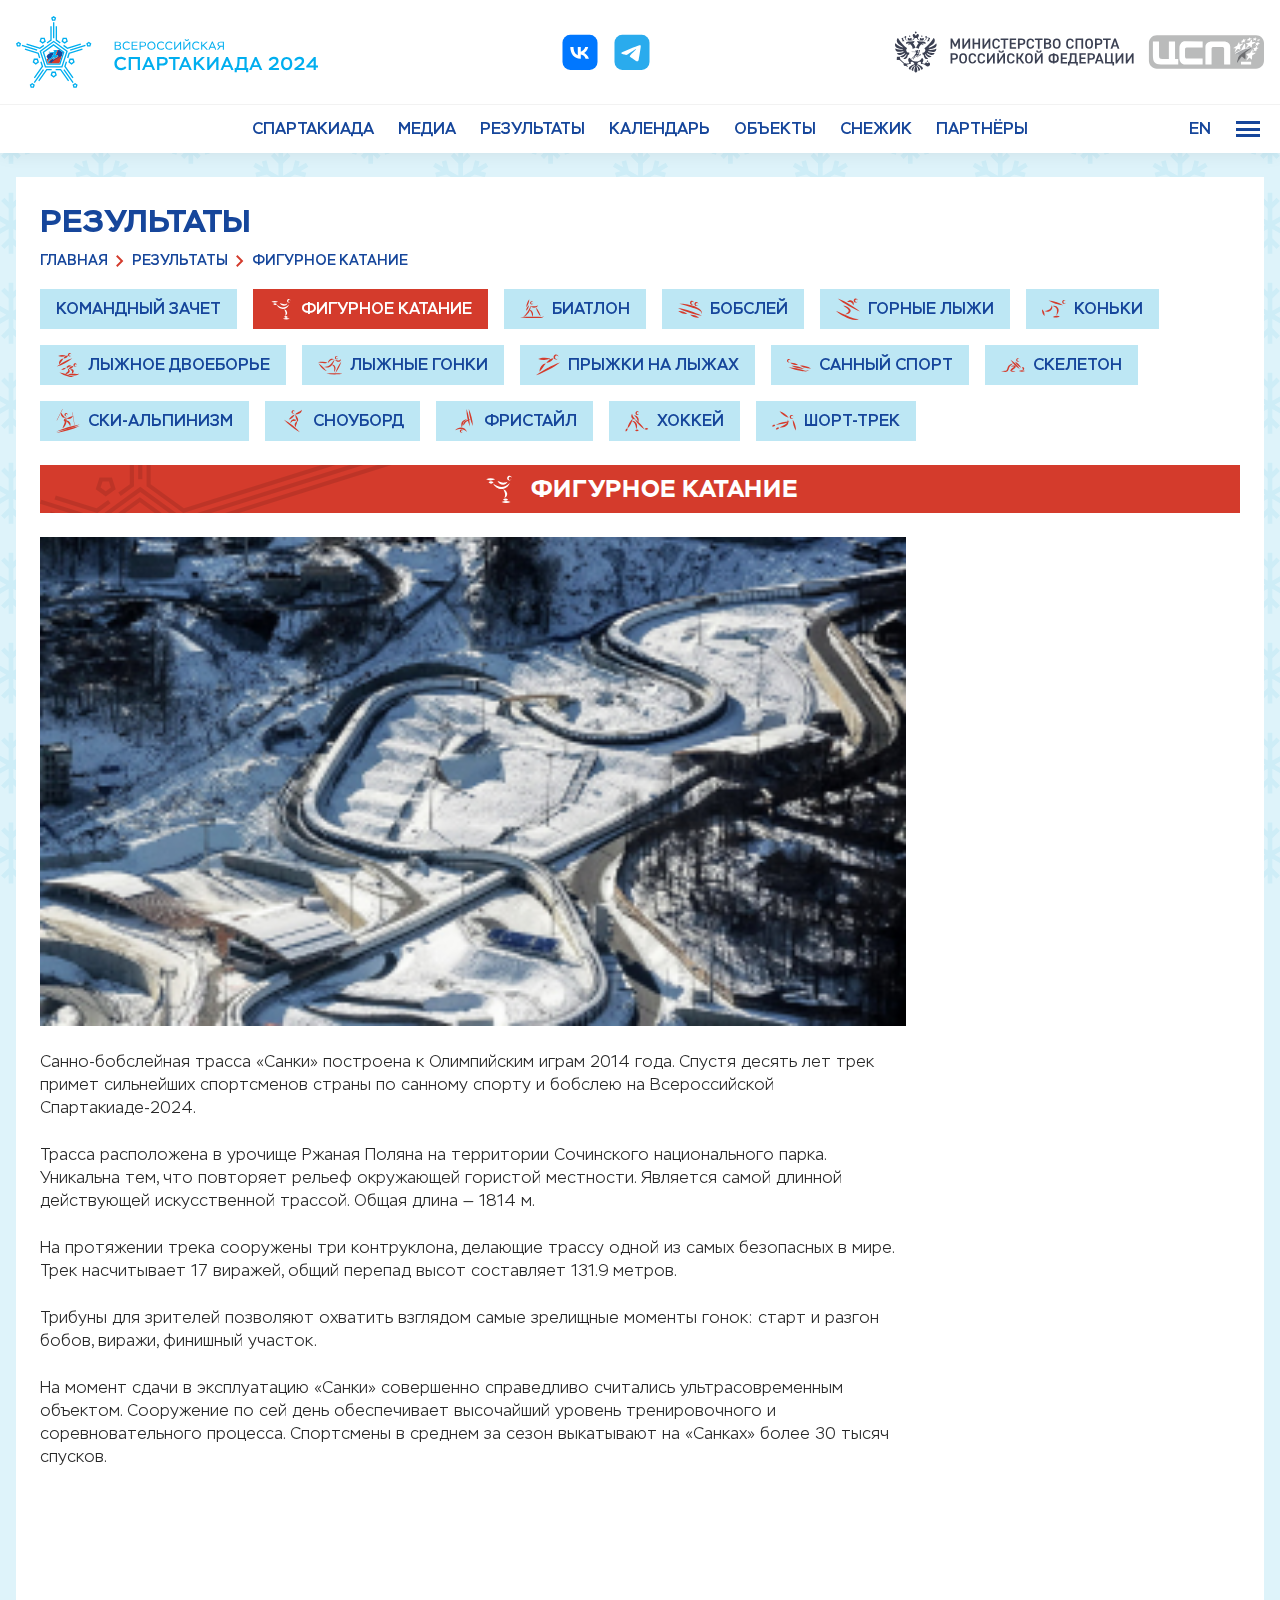
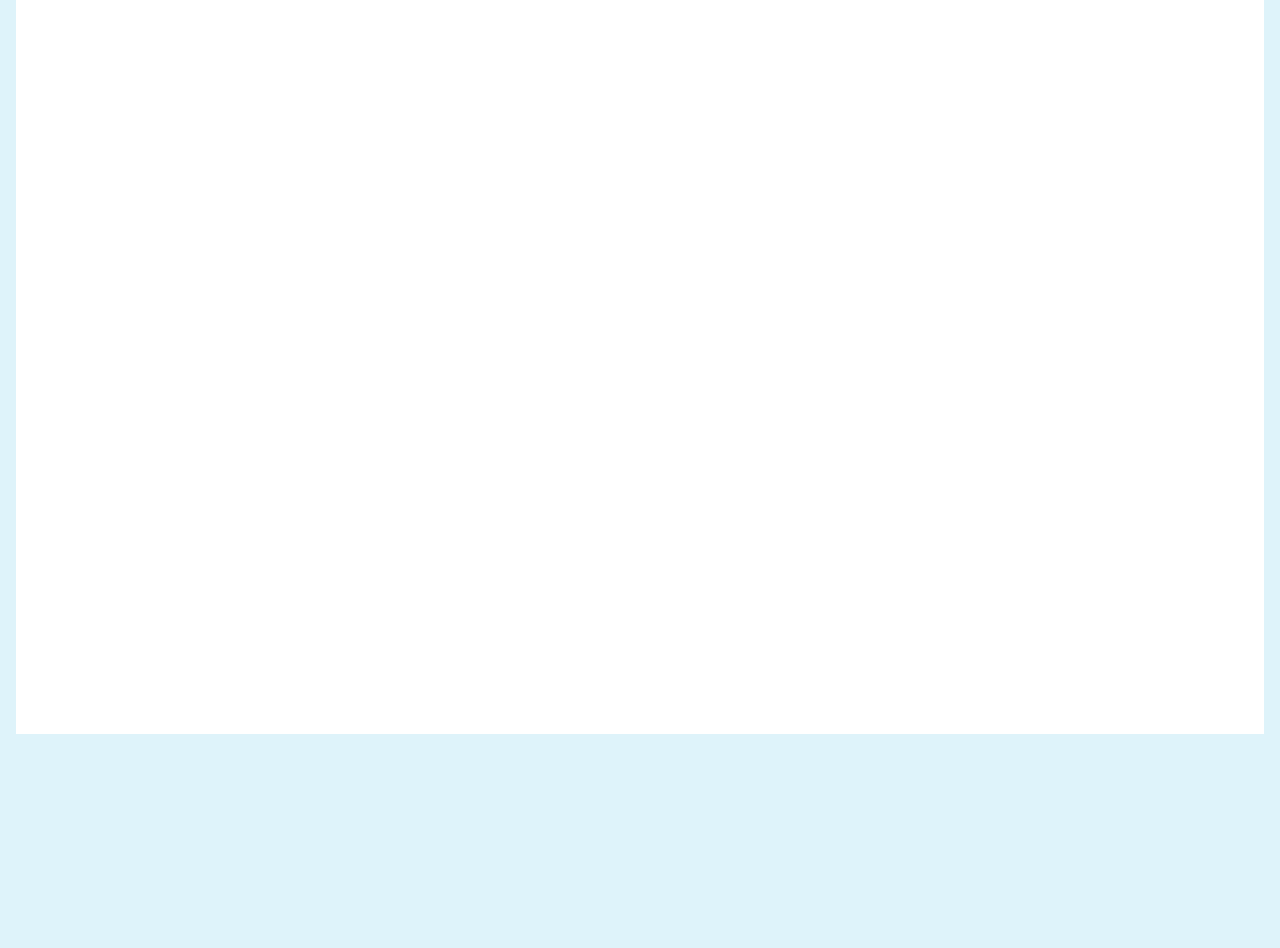
<file: results.html>
<!DOCTYPE html>
<html lang="ru">

<head>
	<meta charset="UTF-8">
	<meta http-equiv="X-UA-Compatible" content="IE=edge">
	<meta name="viewport" content="width=device-width, initial-scale=1.0">
	<title>СПАРТАКИАДА 2024 - Результаты</title>
	<meta property="og:title" content="СПАРТАКИАДА 2024 - Результаты">
	<meta property="og:description" content="Описание">
	<meta property="og:url" content="/">
	<meta property="og:site_name" content="СПАРТАКИАДА 2024 - Результаты">
	<!-- favicon -->
	<link rel="apple-touch-icon" sizes="180x180" href="img/favicon/apple-touch-icon.png">
	<link rel="icon" type="image/png" sizes="32x32" href="img/favicon/favicon-32x32.png">
	<link rel="icon" type="image/png" sizes="16x16" href="img/favicon/favicon-16x16.png">
	<link rel="manifest" href="img/favicon/site.webmanifest">
	<link rel="mask-icon" href="img/favicon/safari-pinned-tab.svg" color="#5bbad5">
	<meta name="msapplication-TileColor" content="#ffffff">
	<meta name="theme-color" content="#ffffff">
	<!-- styles -->
	<link rel="stylesheet" href="css/vendor.min.css">
	<link rel="stylesheet" href="css/app.min.css">
</head>

<body>
	<!-- wrapper -->
	<div class="wrapper">
		<!-- header -->
		<header class="header" id="header" data-aos="fade-in">
			<div class="header__top">
				<div class="container">
					<div class="header__wrapper">
						<a href="index.html" class="header__logotype">
							<img src="img/logotype.svg" width="302" height="72" alt="СПАРТАКИАДА 2024">
						</a>
						<div class="c-socnav header__socnav">
							<ul class="c-socnav__list">
								<li class="c-socnav__item">
									<a href="#" class="c-socnav__link">
										<svg class="c-socnav__icon">
											<use xlink:href="img/sprite.svg#icon-vk"></use>
										</svg>
									</a>
								</li>
								<li class="c-socnav__item">
									<a href="#" class="c-socnav__link">
										<svg class="c-socnav__icon">
											<use xlink:href="img/sprite.svg#icon-tg"></use>
										</svg>
									</a>
								</li>
							</ul>
						</div>
						<div class="header__partners">
							<a href="#" class="header__partner">
								<img src="img/min-sport.svg" width="245" height="43" alt="МИНИСТЕРСТВО СПОРТА">
							</a>
							<a href="#" class="header__partner">
								<img src="img/csp.svg" width="116" height="34" alt="ЦСП">
							</a>
						</div>
						<div class="header__controls header__controls--mobile">
							<a href="#" class="c-language header__language">EN</a>
							<button class="hamburger" aria-label="Меню">
								<span class="hamburger__inner"></span>
								<span class="hamburger__inner"></span>
								<span class="hamburger__inner"></span>
							</button>
						</div>
					</div>
				</div>
			</div>
			<div class="header__bottom">
				<div class="container">
					<div class="header__wrapper">
						<nav class="nav header__nav">
							<ul class="nav__list">
								<li class="nav__item">
									<a href="#" class="nav__link">Спартакиада</a>
								</li>
								<li class="nav__item">
									<a href="#" class="nav__link">Медиа</a>
								</li>
								<li class="nav__item">
									<a href="#" class="nav__link">Результаты</a>
								</li>
								<li class="nav__item">
									<a href="#" class="nav__link">Календарь</a>
								</li>
								<li class="nav__item">
									<a href="#" class="nav__link">Объекты</a>
								</li>
								<li class="nav__item">
									<a href="#" class="nav__link">Снежик</a>
								</li>
								<li class="nav__item">
									<a href="#" class="nav__link">Партнёры</a>
								</li>
							</ul>
						</nav>
						<div class="header__controls">
							<a href="#" class="c-language header__language">EN</a>
							<button class="hamburger" aria-label="Меню">
								<span class="hamburger__inner"></span>
								<span class="hamburger__inner"></span>
								<span class="hamburger__inner"></span>
							</button>
						</div>
					</div>
				</div>
			</div>
		</header>
		<!-- end of header -->
		<!-- content -->
		<div class="wrapper__content">
			<!-- results -->
			<div class="results section-indent-first" id="results">
				<div class="container">
					<div class="section-wrap" data-aos="fade-in">
						<div class="section-top" data-aos="fade-in">
							<h1 class="section-top__heading">Результаты</h1>
							<div class="breadcrumb section-top__breadcrumb" aria-label="Breadcrumb">
								<ul class="breadcrumb__list">
									<li class="breadcrumb__item">
										<a href="index.html" class="breadcrumb__link">Главная</a>
									</li>
									<li class="breadcrumb__item">
										<a href="#" class="breadcrumb__link">Результаты</a>
									</li>
									<li class="breadcrumb__item">
										<a href="results.html" class="breadcrumb__link">фигурное катание</a>
									</li>
								</ul>
							</div>
							<ul class="section-top__tabs section-top__tabs--desktop">
								<li class="section-top__tabs-item">
									<a href="#" class="section-top__tabs-link">Командный зачет</a>
								</li>
								<li class="section-top__tabs-item is--active">
									<a href="#" class="section-top__tabs-link">
										<svg>
											<use xlink:href="img/sprite.svg#icon-figure-skating"></use>
										</svg>
										<span>фигурное катание</span>
									</a>
								</li>
								<li class="section-top__tabs-item">
									<a href="#" class="section-top__tabs-link">
										<svg>
											<use xlink:href="img/sprite.svg#icon-biatlon"></use>
										</svg>
										<span>БИАТЛОН</span>
									</a>
								</li>
								<li class="section-top__tabs-item">
									<a href="#" class="section-top__tabs-link">
										<svg>
											<use xlink:href="img/sprite.svg#icon-bobsled"></use>
										</svg>
										<span>бобслей</span>
									</a>
								</li>
								<li class="section-top__tabs-item">
									<a href="#" class="section-top__tabs-link">
										<svg>
											<use xlink:href="img/sprite.svg#icon-skiing"></use>
										</svg>
										<span>горные лыжи</span>
									</a>
								</li>
								<li class="section-top__tabs-item">
									<a href="#" class="section-top__tabs-link">
										<svg>
											<use xlink:href="img/sprite.svg#icon-skates"></use>
										</svg>
										<span>коньки</span>
									</a>
								</li>
								<li class="section-top__tabs-item">
									<a href="#" class="section-top__tabs-link">
										<svg>
											<use xlink:href="img/sprite.svg#icon-nordic-combined"></use>
										</svg>
										<span>лыжное двоеборье</span>
									</a>
								</li>
								<li class="section-top__tabs-item">
									<a href="#" class="section-top__tabs-link">
										<svg>
											<use xlink:href="img/sprite.svg#icon-ski-race"></use>
										</svg>
										<span>лыжные гонки</span>
									</a>
								</li>
								<li class="section-top__tabs-item">
									<a href="#" class="section-top__tabs-link">
										<svg>
											<use xlink:href="img/sprite.svg#icon-ski-jumping"></use>
										</svg>
										<span>прыжки на лыжах</span>
									</a>
								</li>
								<li class="section-top__tabs-item">
									<a href="#" class="section-top__tabs-link">
										<svg>
											<use xlink:href="img/sprite.svg#icon-luge"></use>
										</svg>
										<span>санный спорт</span>
									</a>
								</li>
								<li class="section-top__tabs-item">
									<a href="#" class="section-top__tabs-link">
										<svg>
											<use xlink:href="img/sprite.svg#icon-skeleton"></use>
										</svg>
										<span>скелетон</span>
									</a>
								</li>
								<li class="section-top__tabs-item">
									<a href="#" class="section-top__tabs-link">
										<svg>
											<use xlink:href="img/sprite.svg#icon-ski-mountaineering"></use>
										</svg>
										<span>ски-альпинизм</span>
									</a>
								</li>
								<li class="section-top__tabs-item">
									<a href="#" class="section-top__tabs-link">
										<svg>
											<use xlink:href="img/sprite.svg#icon-snowboarding"></use>
										</svg>
										<span>сноуборд</span>
									</a>
								</li>
								<li class="section-top__tabs-item">
									<a href="#" class="section-top__tabs-link">
										<svg>
											<use xlink:href="img/sprite.svg#icon-freestyle"></use>
										</svg>
										<span>фристайл</span>
									</a>
								</li>
								<li class="section-top__tabs-item">
									<a href="#" class="section-top__tabs-link">
										<svg>
											<use xlink:href="img/sprite.svg#icon-hockey"></use>
										</svg>
										<span>хоккей</span>
									</a>
								</li>
								<li class="section-top__tabs-item">
									<a href="#" class="section-top__tabs-link">
										<svg>
											<use xlink:href="img/sprite.svg#icon-short-track"></use>
										</svg>
										<span>шорт-трек</span>
									</a>
								</li>
							</ul>
							<div class="c-select c-select--red section-top__select">
								<span class="c-select__selected">
									<svg>
										<use xlink:href="img/sprite.svg#icon-figure-skating"></use>
									</svg>
									<span>фигурное катание</span>
									<svg>
										<use xlink:href="img/sprite.svg#icon-caret"></use>
									</svg>
								</span>
								<div class="c-select__dropdown">
									<div class="c-select__scroll" data-simplebar>
										<ul class="c-select__list">
											<li class="c-select__item">
												<a href="#" class="c-select__link">Командный зачет</a>
											</li>
											<li class="c-select__item">
												<a href="#" class="c-select__link">
													<svg>
														<use xlink:href="img/sprite.svg#icon-biatlon"></use>
													</svg>
													<span>БИАТЛОН</span>
												</a>
											</li>
											<li class="c-select__item">
												<a href="#" class="c-select__link">
													<svg>
														<use xlink:href="img/sprite.svg#icon-bobsled"></use>
													</svg>
													<span>бобслей</span>
												</a>
											</li>
											<li class="c-select__item">
												<a href="#" class="c-select__link">
													<svg>
														<use xlink:href="img/sprite.svg#icon-skiing"></use>
													</svg>
													<span>горные лыжи</span>
												</a>
											</li>
											<li class="c-select__item">
												<a href="#" class="c-select__link">
													<svg>
														<use xlink:href="img/sprite.svg#icon-skates"></use>
													</svg>
													<span>коньки</span>
												</a>
											</li>
											<li class="c-select__item">
												<a href="#" class="c-select__link">
													<svg>
														<use xlink:href="img/sprite.svg#icon-nordic-combined"></use>
													</svg>
													<span>лыжное двоеборье</span>
												</a>
											</li>
											<li class="c-select__item">
												<a href="#" class="c-select__link">
													<svg>
														<use xlink:href="img/sprite.svg#icon-ski-race"></use>
													</svg>
													<span>лыжные гонки</span>
												</a>
											</li>
										</ul>
									</div>
								</div>
							</div>
						</div>
						<h2 class="results__head" data-aos="fade-up">
							<svg>
								<use xlink:href="img/sprite.svg#icon-figure-skating"></use>
							</svg>
							<span>фигурное катание</span>
						</h2>
						<div class="results__content content" data-aos="fade-up">
							<picture>
								<img src="img/objects-media-01.jpg" alt="Image">
							</picture>
							<p>Санно-бобслейная трасса «Санки» построена к Олимпийским играм 2014 года. Спустя десять лет трек примет сильнейших спортсменов страны по санному спорту и бобслею на Всероссийской Спартакиаде-2024.</p>
							<p>Трасса расположена в урочище Ржаная Поляна на территории Сочинского национального парка. Уникальна тем, что повторяет рельеф окружающей гористой местности. Является самой длинной действующей искусственной трассой. Общая длина — 1814 м.</p>
							<p>На протяжении трека сооружены три контруклона, делающие трассу одной из самых безопасных в мире. Трек насчитывает 17 виражей, общий перепад высот составляет 131.9 метров.</p>
							<p>Трибуны для зрителей позволяют охватить взглядом самые зрелищные моменты гонок: старт и разгон бобов, виражи, финишный участок.</p>
							<p>На момент сдачи в эксплуатацию «Санки» совершенно справедливо считались ультрасовременным объектом. Сооружение по сей день обеспечивает высочайший уровень тренировочного и соревновательного процесса. Спортсмены в среднем за сезон выкатывают на «Санках» более 30 тысяч спусков.</p>
						</div>
						<div class="awarding results__awarding" data-aos="fade-up">
							<div class="awarding__wrap">
								<div class="awarding__head">
									<h3 class="awarding__head-inner">Женское одиночное катание</h3>
								</div>
								<div class="awarding__wrapper">
									<div class="awarding__item">
										<picture class="awarding__img">
											<img src="img/medal-gold.svg" alt="Image">
										</picture>
										<div class="awarding__main">
											<h4 class="awarding__title">Аделия Петросян</h4>
											<div class="awarding__info">
												<span class="awarding__info-item">Республика Адыгея</span>
												<span class="awarding__info-item">Республика Адыгея</span>
											</div>
										</div>
										<div class="awarding__inner">
											<span class="awarding__points awarding__points--gold">21.4 баллов</span>
										</div>
									</div>
									<div class="awarding__item">
										<picture class="awarding__img">
											<img src="img/medal-silver.svg" alt="Image">
										</picture>
										<div class="awarding__main">
											<h4 class="awarding__title">Софья Муравьева</h4>
											<div class="awarding__info">
												<span class="awarding__info-item">Республика Адыгея</span>
												<span class="awarding__info-item">Республика Адыгея</span>
											</div>
										</div>
										<div class="awarding__inner">
											<span class="awarding__points awarding__points--silver">21.4 баллов</span>
										</div>
									</div>
									<div class="awarding__item">
										<picture class="awarding__img">
											<img src="img/medal-bronze.svg" alt="Image">
										</picture>
										<div class="awarding__main">
											<h4 class="awarding__title">Камила Валиева</h4>
											<div class="awarding__info">
												<span class="awarding__info-item">Республика Адыгея</span>
												<span class="awarding__info-item">Республика Адыгея</span>
											</div>
										</div>
										<div class="awarding__inner">
											<span class="awarding__points awarding__points--bronze">21.4 баллов</span>
										</div>
									</div>
								</div>
							</div>
							<div class="awarding__wrap">
								<div class="awarding__head">
									<h3 class="awarding__head-inner">Мужское одиночное катание</h3>
								</div>
								<div class="awarding__wrapper">
									<div class="awarding__item">
										<picture class="awarding__img">
											<img src="img/medal-gold.svg" alt="Image">
										</picture>
										<div class="awarding__main">
											<h4 class="awarding__title">Аделия Петросян</h4>
											<div class="awarding__info">
												<span class="awarding__info-item">Республика Адыгея</span>
												<span class="awarding__info-item">Республика Адыгея</span>
											</div>
										</div>
										<div class="awarding__inner">
											<span class="awarding__points awarding__points--gold">21.4 баллов</span>
										</div>
									</div>
									<div class="awarding__item">
										<picture class="awarding__img">
											<img src="img/medal-silver.svg" alt="Image">
										</picture>
										<div class="awarding__main">
											<h4 class="awarding__title">Софья Муравьева</h4>
											<div class="awarding__info">
												<span class="awarding__info-item">Республика Адыгея</span>
												<span class="awarding__info-item">Республика Адыгея</span>
											</div>
										</div>
										<div class="awarding__inner">
											<span class="awarding__points awarding__points--silver">21.4 баллов</span>
										</div>
									</div>
									<div class="awarding__item">
										<picture class="awarding__img">
											<img src="img/medal-bronze.svg" alt="Image">
										</picture>
										<div class="awarding__main">
											<h4 class="awarding__title">Камила Валиева</h4>
											<div class="awarding__info">
												<span class="awarding__info-item">Республика Адыгея</span>
												<span class="awarding__info-item">Республика Адыгея</span>
											</div>
										</div>
										<div class="awarding__inner">
											<span class="awarding__points awarding__points--bronze">21.4 баллов</span>
										</div>
									</div>
								</div>
							</div>
							<div class="awarding__wrap">
								<div class="awarding__head">
									<h3 class="awarding__head-inner">Женщины. Спринт</h3>
								</div>
								<div class="awarding__wrapper">
									<div class="awarding__item">
										<picture class="awarding__img">
											<img src="img/medal-gold.svg" alt="Image">
										</picture>
										<div class="awarding__main">
											<h4 class="awarding__title">Виктория Сливко</h4>
											<div class="awarding__info">
												<span class="awarding__info-item">Республика Адыгея</span>
												<span class="awarding__info-item">Республика Адыгея</span>
											</div>
										</div>
										<div class="awarding__inner">
											<span class="awarding__points awarding__points--gold">
												<svg>
													<use xlink:href="img/sprite.svg#icon-timer"></use>
												</svg>
												<span>14:20:33</span>
											</span>
											<span class="awarding__status">
												<svg>
													<use xlink:href="img/sprite.svg#icon-timer"></use>
												</svg>
												<span>4 штрафных круга</span>
											</span>
										</div>
									</div>
									<div class="awarding__item">
										<picture class="awarding__img">
											<img src="img/medal-silver.svg" alt="Image">
										</picture>
										<div class="awarding__main">
											<h4 class="awarding__title">Анастасия Гореева</h4>
											<div class="awarding__info">
												<span class="awarding__info-item">Республика Адыгея</span>
												<span class="awarding__info-item">Республика Адыгея</span>
											</div>
										</div>
										<div class="awarding__inner">
											<span class="awarding__points awarding__points--silver">
												<svg>
													<use xlink:href="img/sprite.svg#icon-timer"></use>
												</svg>
												<span>14:20:33</span>
												<span>+0,11</span>
											</span>
											<span class="awarding__status">
												<svg>
													<use xlink:href="img/sprite.svg#icon-timer"></use>
												</svg>
												<span>4 штрафных круга</span>
											</span>
										</div>
									</div>
									<div class="awarding__item">
										<picture class="awarding__img">
											<img src="img/medal-bronze.svg" alt="Image">
										</picture>
										<div class="awarding__main">
											<h4 class="awarding__title">Тамара Дербушева</h4>
											<div class="awarding__info">
												<span class="awarding__info-item">Республика Адыгея</span>
												<span class="awarding__info-item">Республика Адыгея</span>
											</div>
										</div>
										<div class="awarding__inner">
											<span class="awarding__points awarding__points--bronze">
												<svg>
													<use xlink:href="img/sprite.svg#icon-timer"></use>
												</svg>
												<span>14:20:33</span>
												<span>+0,11</span>
											</span>
											<span class="awarding__status">
												<svg>
													<use xlink:href="img/sprite.svg#icon-timer"></use>
												</svg>
												<span>4 штрафных круга</span>
											</span>
										</div>
									</div>
								</div>
							</div>
						</div>
					</div>
				</div>
			</div>
			<!-- end of news inner -->
		</div>
		<!-- end of content -->
		<!-- footer -->
		<footer class="footer" id="footer" data-aos="fade-in">
			<div class="container">
				<div class="footer__main">
					<div class="footer__wrapper">
						<a href="#" class="footer__logotype">
							<img src="img/logotype-white.svg" width="302" height="72" alt="СПАРТАКИАДА 2024">
						</a>
						<div class="c-socnav footer__socnav">
							<ul class="c-socnav__list">
								<li class="c-socnav__item">
									<a href="#" class="c-socnav__link">
										<svg class="c-socnav__icon">
											<use xlink:href="img/sprite.svg#icon-vk"></use>
										</svg>
									</a>
								</li>
								<li class="c-socnav__item">
									<a href="#" class="c-socnav__link">
										<svg class="c-socnav__icon">
											<use xlink:href="img/sprite.svg#icon-tg"></use>
										</svg>
									</a>
								</li>
							</ul>
						</div>
						<div class="footer__partners">
							<a href="#" class="footer__partner">
								<img src="img/min-sport-white.svg" width="245" height="43" alt="МИНИСТЕРСТВО СПОРТА">
							</a>
							<a href="#" class="footer__partner">
								<img src="img/csp-white.svg" width="116" height="34" alt="ЦСП">
							</a>
						</div>
					</div>
					<div class="footer__wrapper">
						<p class="footer__copyright">2024 Официальный сайт Всероссийской спартакиады 2024 года. Все права защищены</p>
					</div>
				</div>
			</div>
		</footer>
		<!-- end of footer -->
	</div>
	<!-- end of wrapper -->
	<!-- menu -->
	<div class="menu" id="menu">
		<div class="menu__wrap">
			<div class="menu__main">
				<ul class="menu__list">
					<li class="menu__item">
						<div class="menu__elem">
							<a href="#" class="menu__link menu__link--trigger">
								<span>Спартакиада</span>
								<svg>
									<use xlink:href="img/sprite.svg#icon-arrow-more"></use>
								</svg>
							</a>
							<ul class="menu__sublist">
								<li class="menu__subitem">
									<a href="#" class="menu__link">
										<span>Новости</span>
									</a>
								</li>
							</ul>
						</div>
					</li>
					<li class="menu__item">
						<div class="menu__elem">
							<a href="#" class="menu__link menu__link--trigger">
								<span>Медиа</span>
								<svg>
									<use xlink:href="img/sprite.svg#icon-arrow-more"></use>
								</svg>
							</a>
							<ul class="menu__sublist">
								<li class="menu__subitem">
									<a href="news.html" class="menu__link">
										<span>Новости</span>
									</a>
								</li>
								<li class="menu__subitem">
									<a href="#" class="menu__link">
										<span>Фото</span>
									</a>
								</li>
								<li class="menu__subitem">
									<a href="broadcasts.html" class="menu__link">
										<span>Трансляции</span>
									</a>
								</li>
							</ul>
						</div>
					</li>
					<li class="menu__item">
						<div class="menu__elem">
							<a href="#" class="menu__link menu__link--trigger">
								<span>Результаты</span>
								<svg>
									<use xlink:href="img/sprite.svg#icon-arrow-more"></use>
								</svg>
							</a>
							<ul class="menu__sublist">
								<li class="menu__subitem">
									<a href="#" class="menu__link">
										<span>Индивидуальные результаты</span>
									</a>
								</li>
								<li class="menu__subitem">
									<a href="#" class="menu__link">
										<span>Командный зачёт</span>
									</a>
								</li>
							</ul>
						</div>
					</li>
					<li class="menu__item">
						<div class="menu__elem">
							<a href="#" class="menu__link menu__link--uppercase">
								<span>Календарь</span>
							</a>
						</div>
					</li>
					<li class="menu__item">
						<div class="menu__elem">
							<a href="objects.html" class="menu__link menu__link--uppercase">
								<span>Объекты</span>
							</a>
						</div>
					</li>
					<li class="menu__item">
						<div class="menu__elem">
							<a href="#" class="menu__link menu__link--uppercase">
								<span>Снежик</span>
							</a>
						</div>
					</li>
					<li class="menu__item">
						<div class="menu__elem">
							<a href="partners.html" class="menu__link menu__link--uppercase">
								<span>Партнёры</span>
							</a>
						</div>
					</li>
				</ul>
			</div>
			<div class="menu__bottom">
				<div class="c-socnav menu__socnav">
					<ul class="c-socnav__list">
						<li class="c-socnav__item">
							<a href="#" class="c-socnav__link">
								<svg class="c-socnav__icon">
									<use xlink:href="img/sprite.svg#icon-vk"></use>
								</svg>
							</a>
						</li>
						<li class="c-socnav__item">
							<a href="#" class="c-socnav__link">
								<svg class="c-socnav__icon">
									<use xlink:href="img/sprite.svg#icon-tg"></use>
								</svg>
							</a>
						</li>
					</ul>
				</div>
				<div class="menu__partners">
					<a href="#" class="menu__partner">
						<img src="img/min-sport.svg" width="245" height="43" alt="МИНИСТЕРСТВО СПОРТА">
					</a>
					<a href="#" class="menu__partner">
						<img src="img/csp.svg" width="116" height="34" alt="ЦСП">
					</a>
				</div>
				<p class="menu__copyright">2024 Официальный сайт Всероссийской спартакиады 2024 года. Все права защищены</p>
			</div>
		</div>
	</div>
	<!-- end of menu -->
	<!-- scripts -->
	<script src="js/vendor.min.js"></script>
	<script src="js/app.min.js"></script>
</body>

</html>
</file>
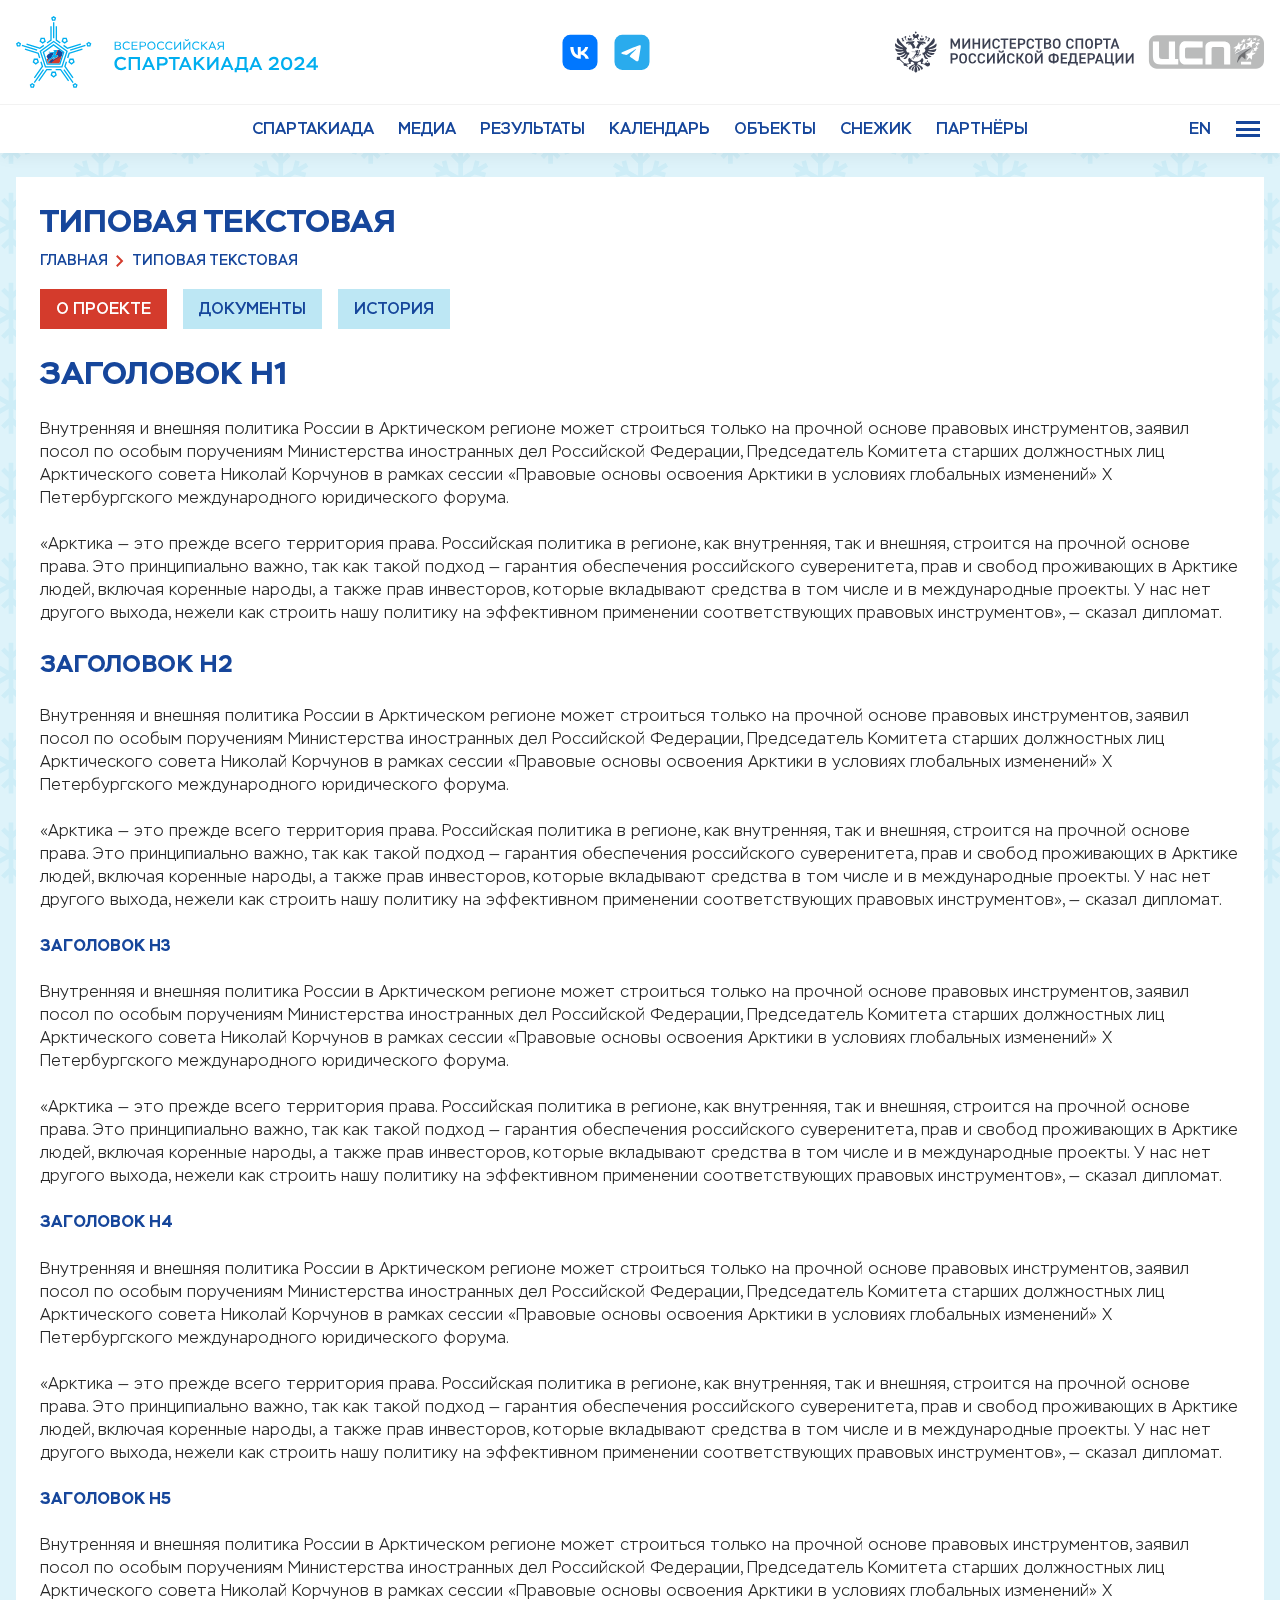
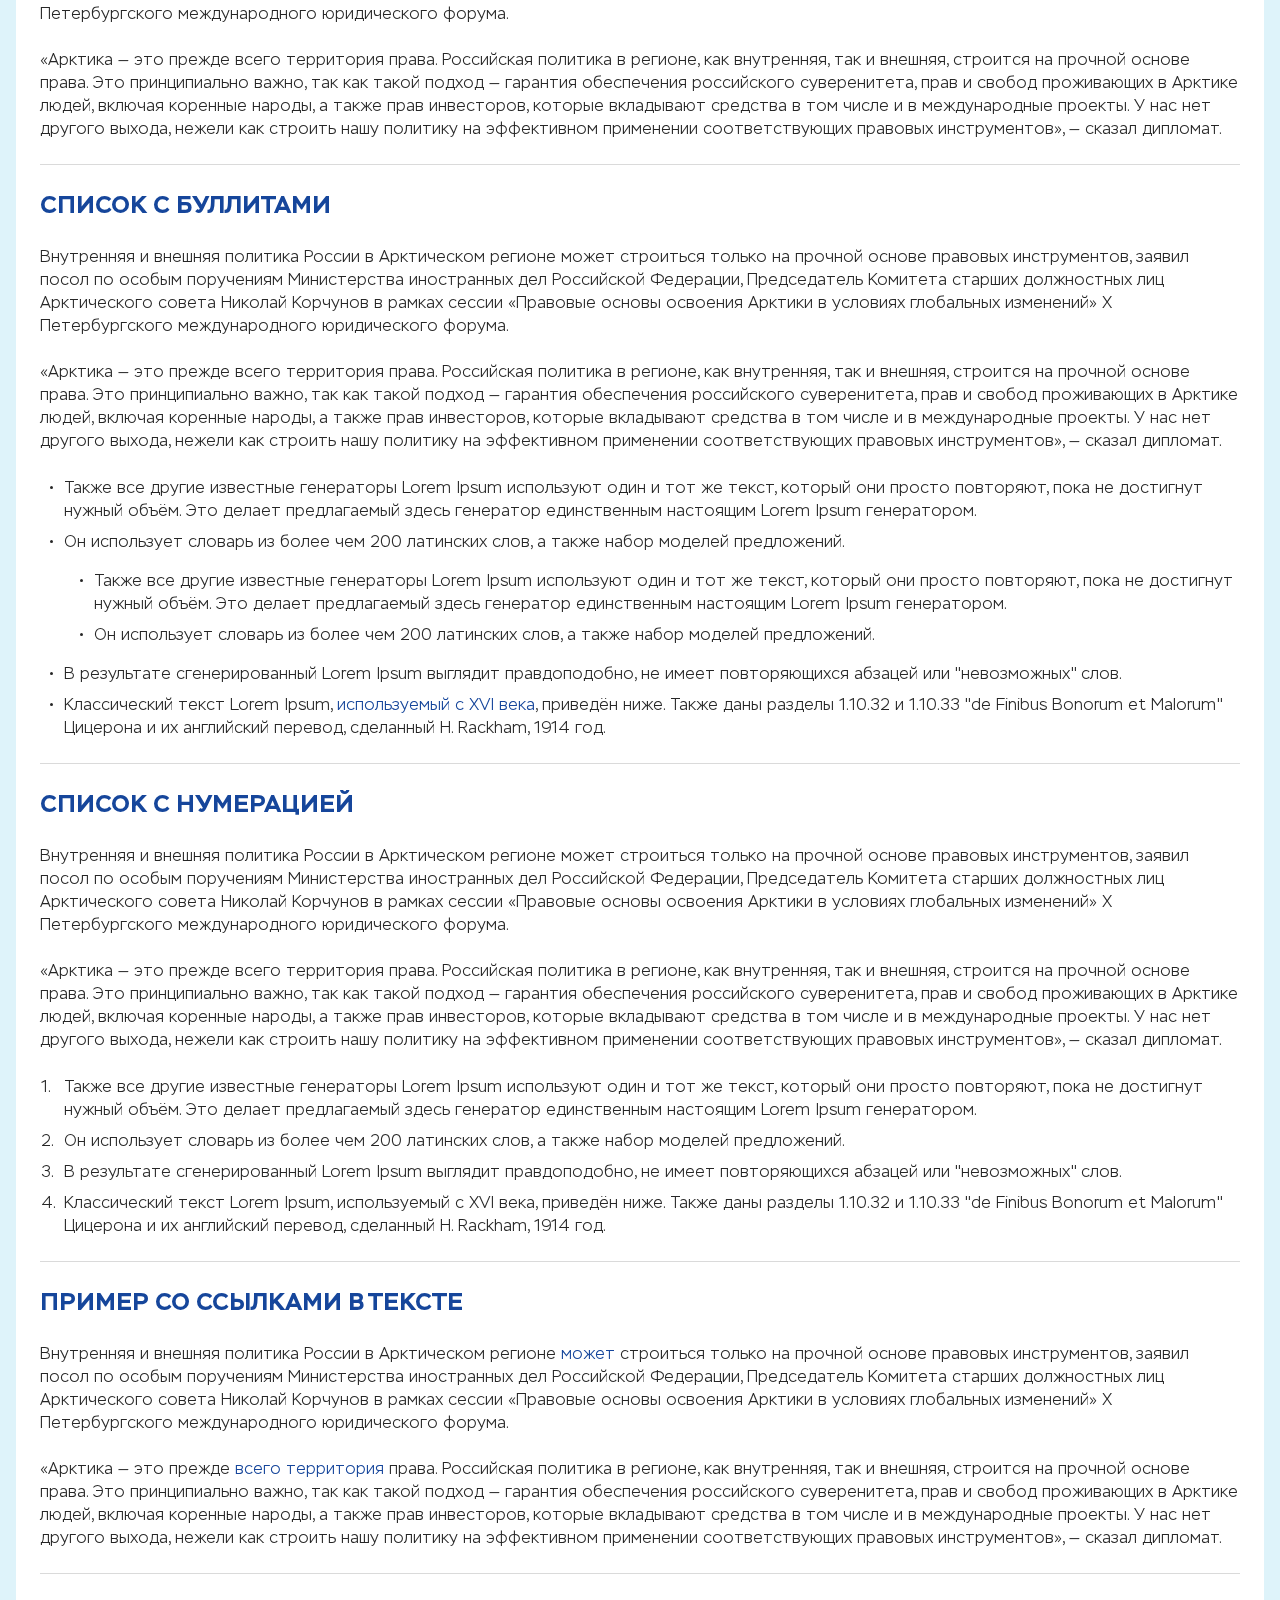
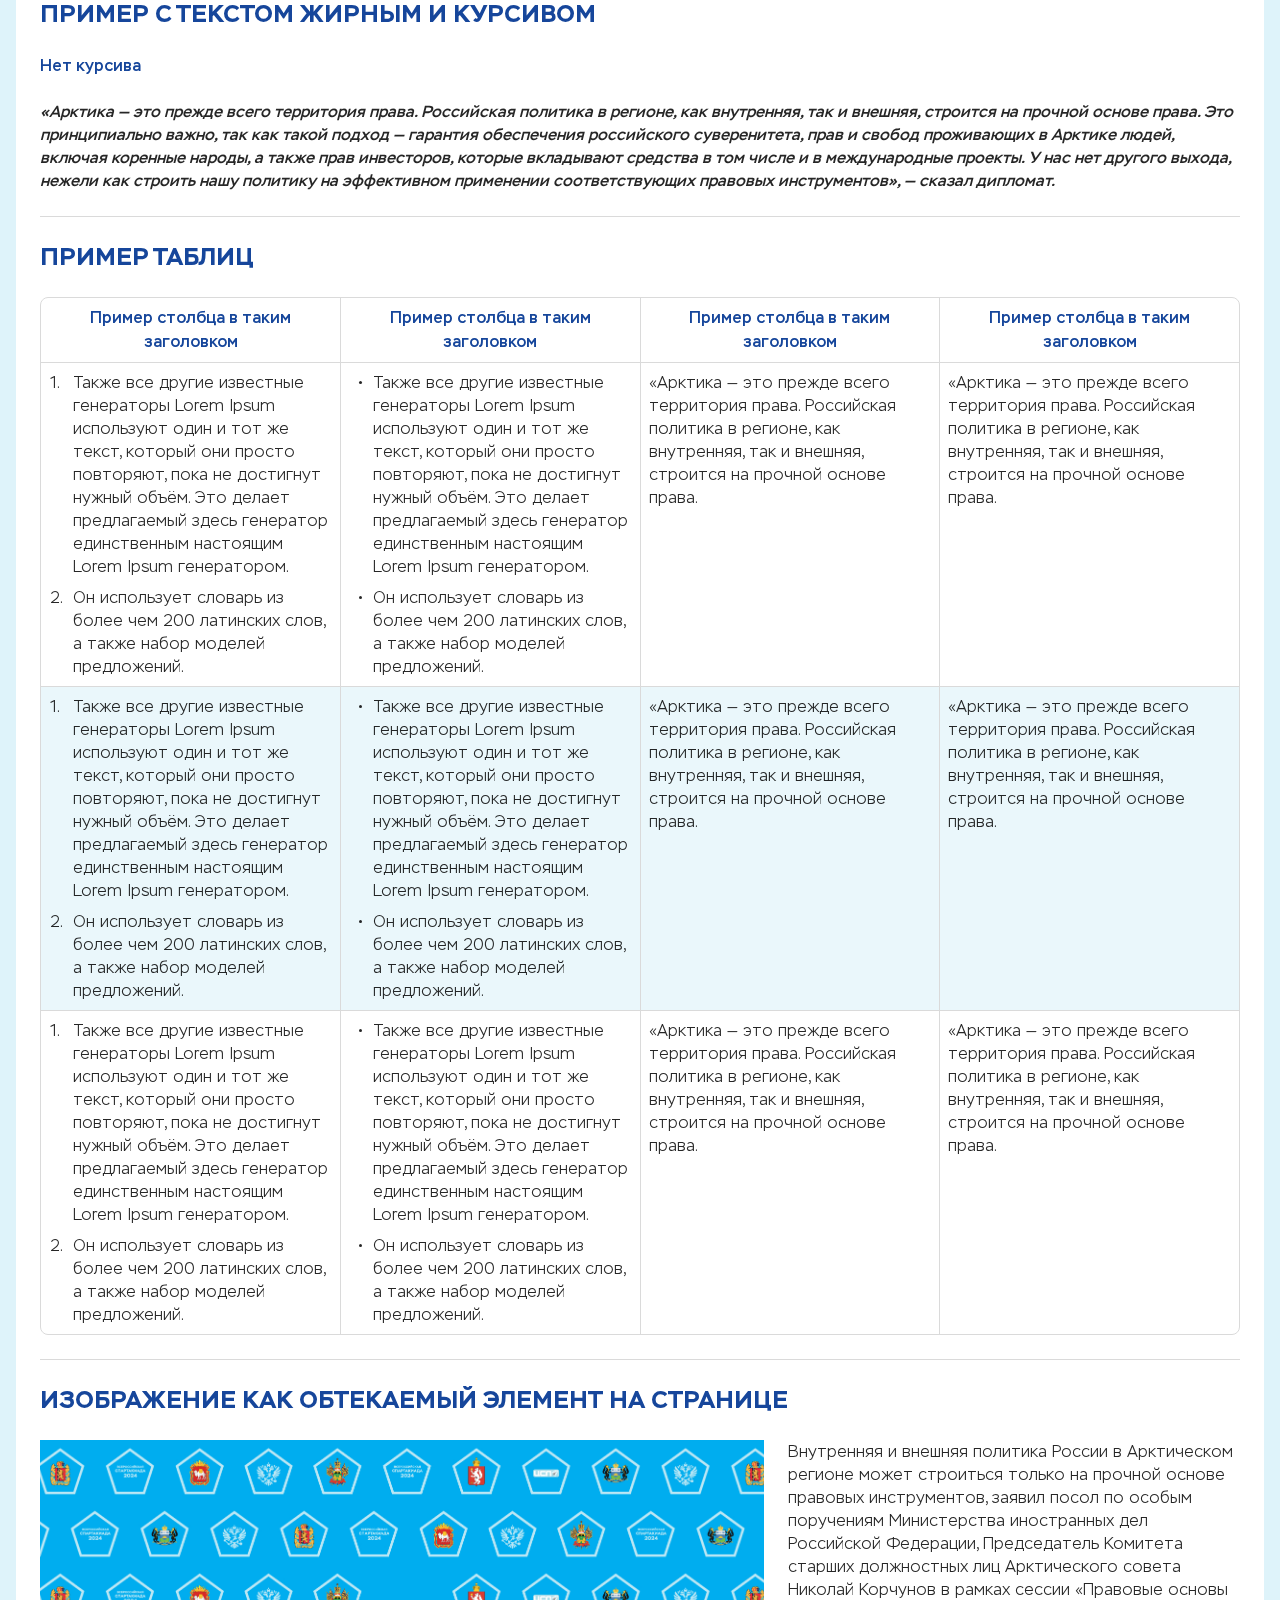
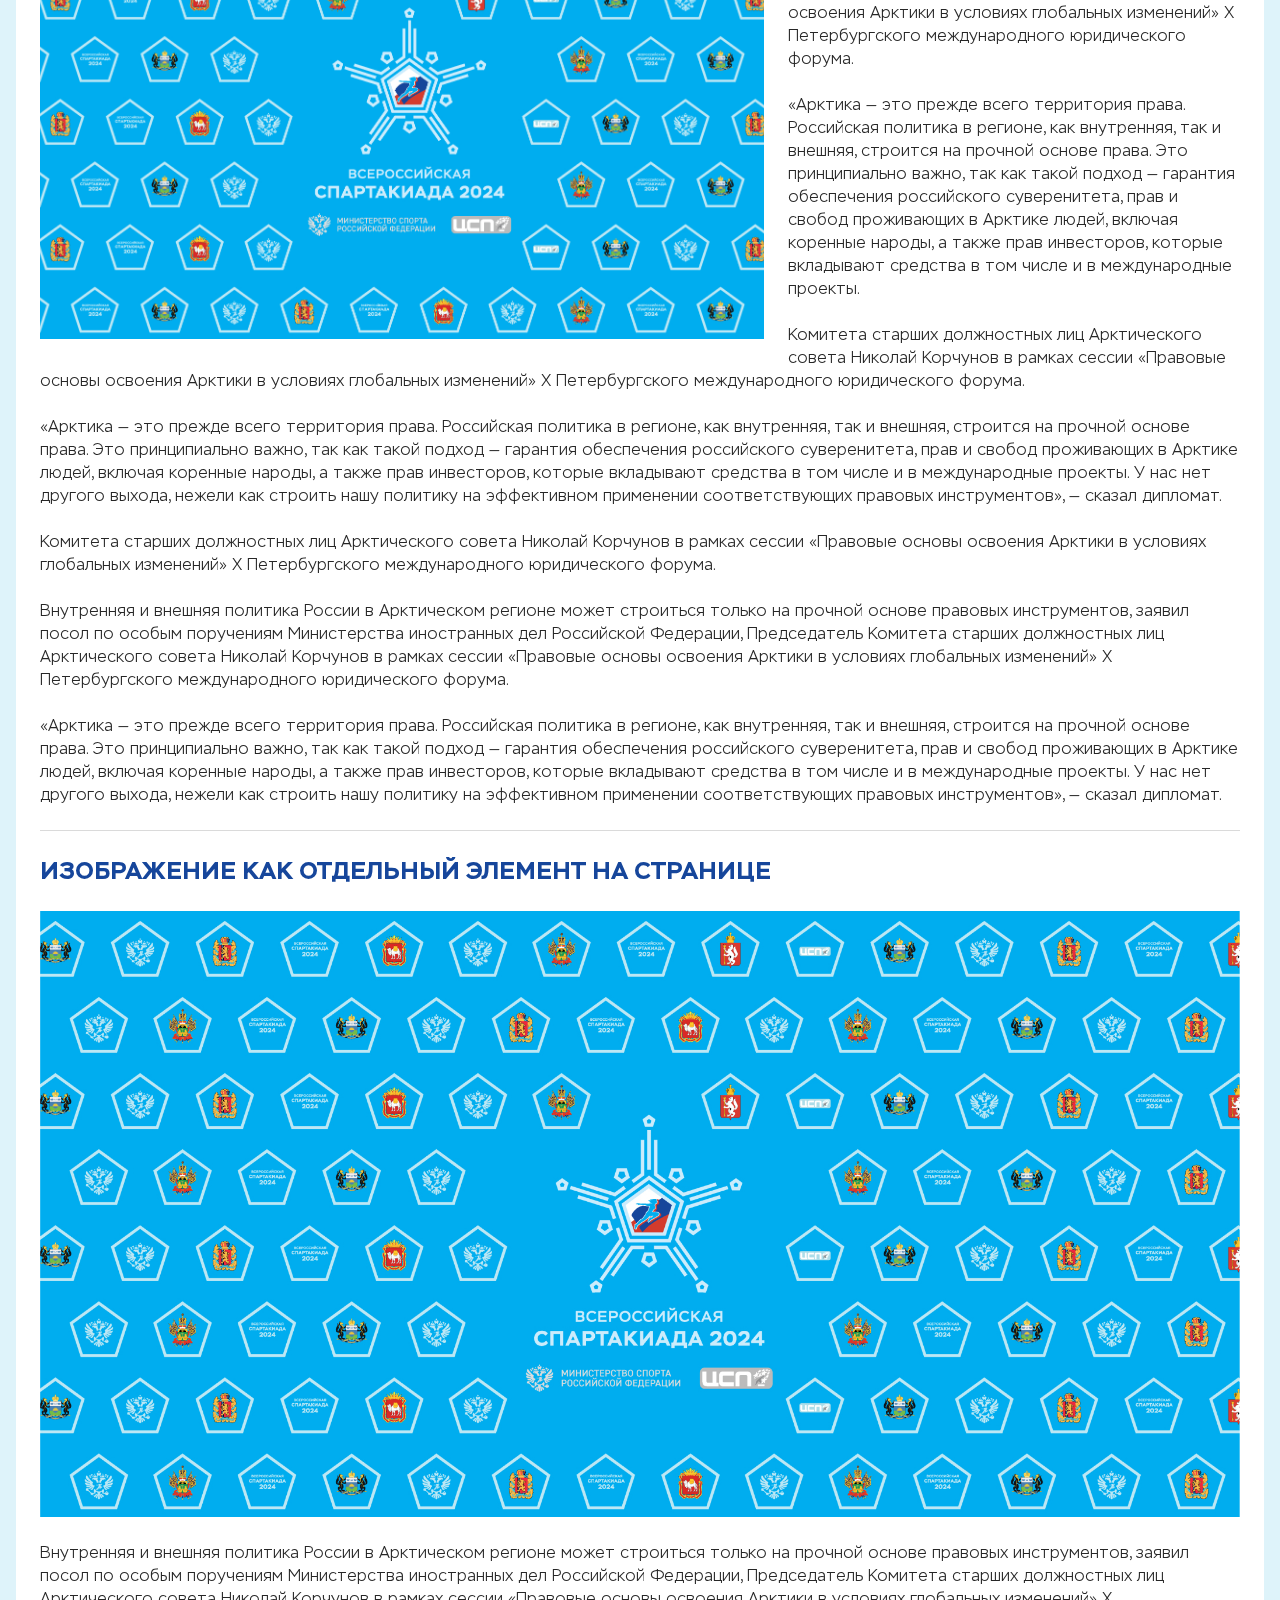
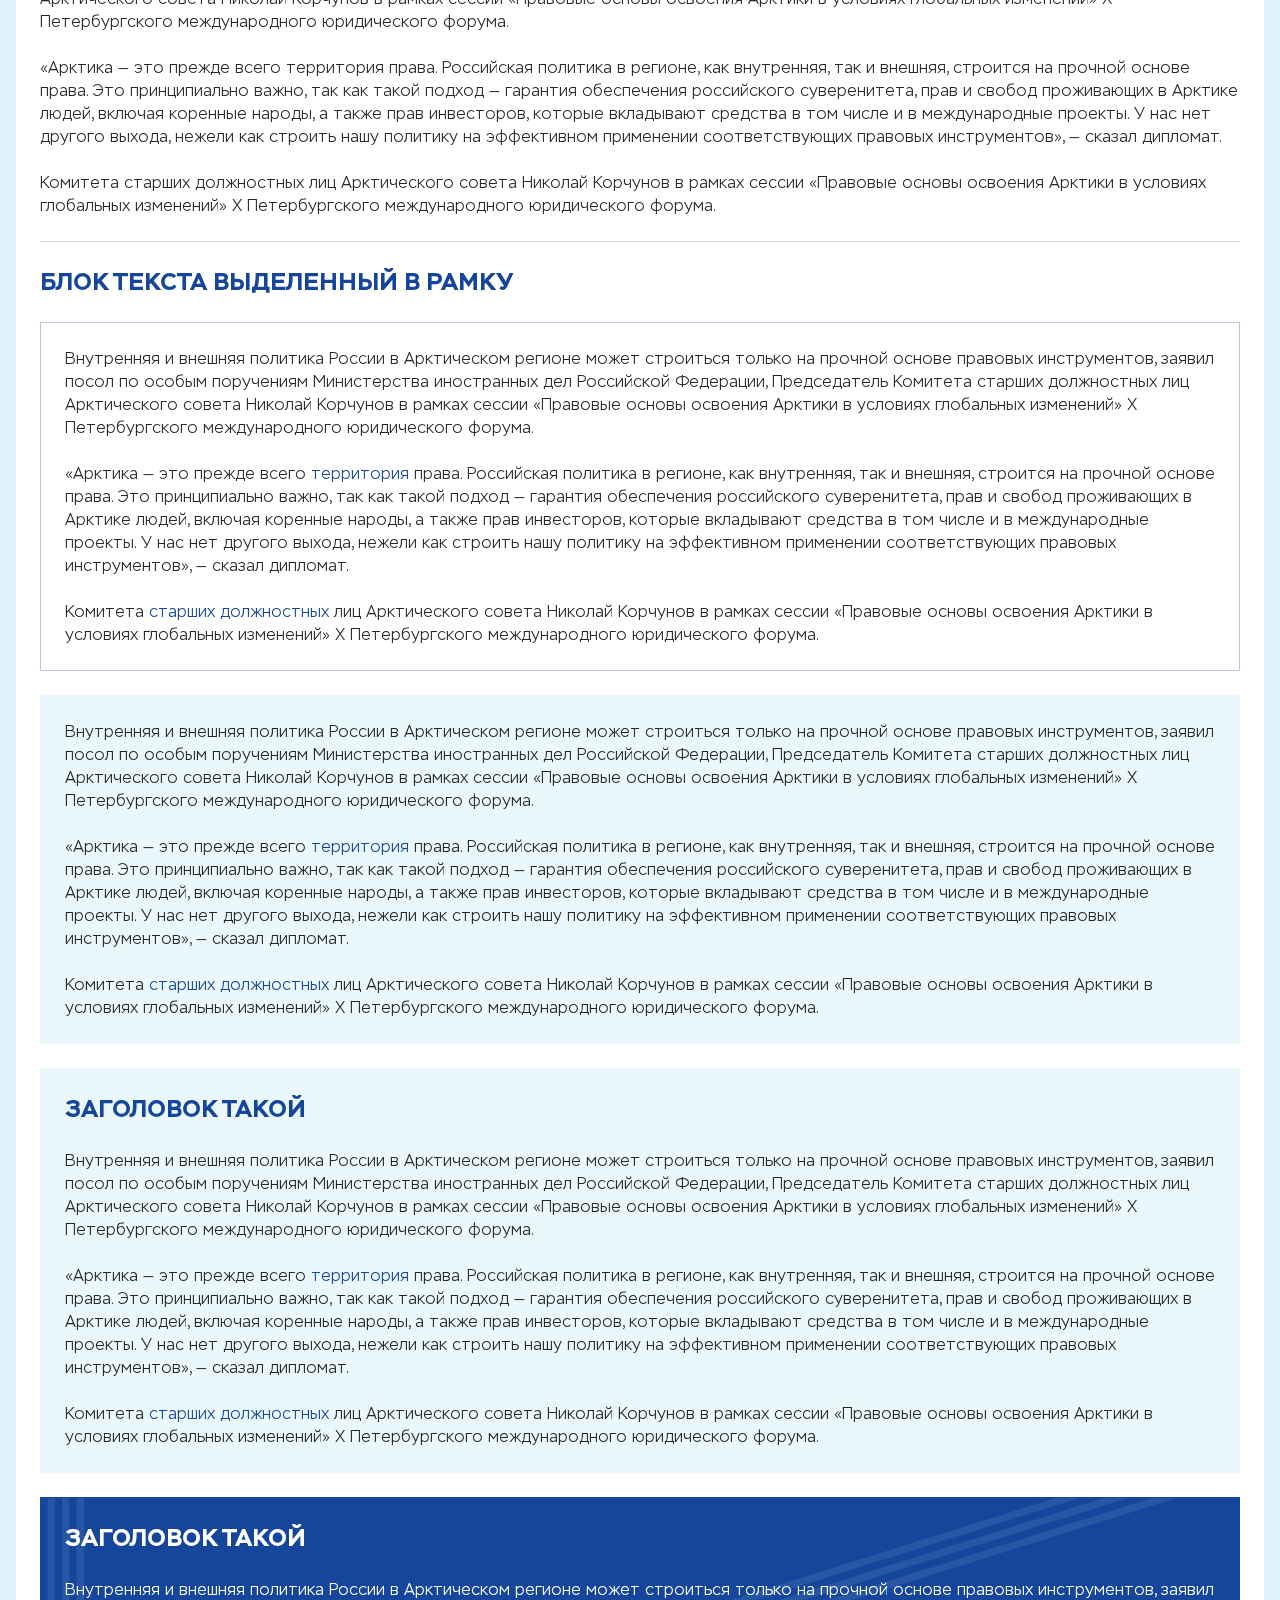
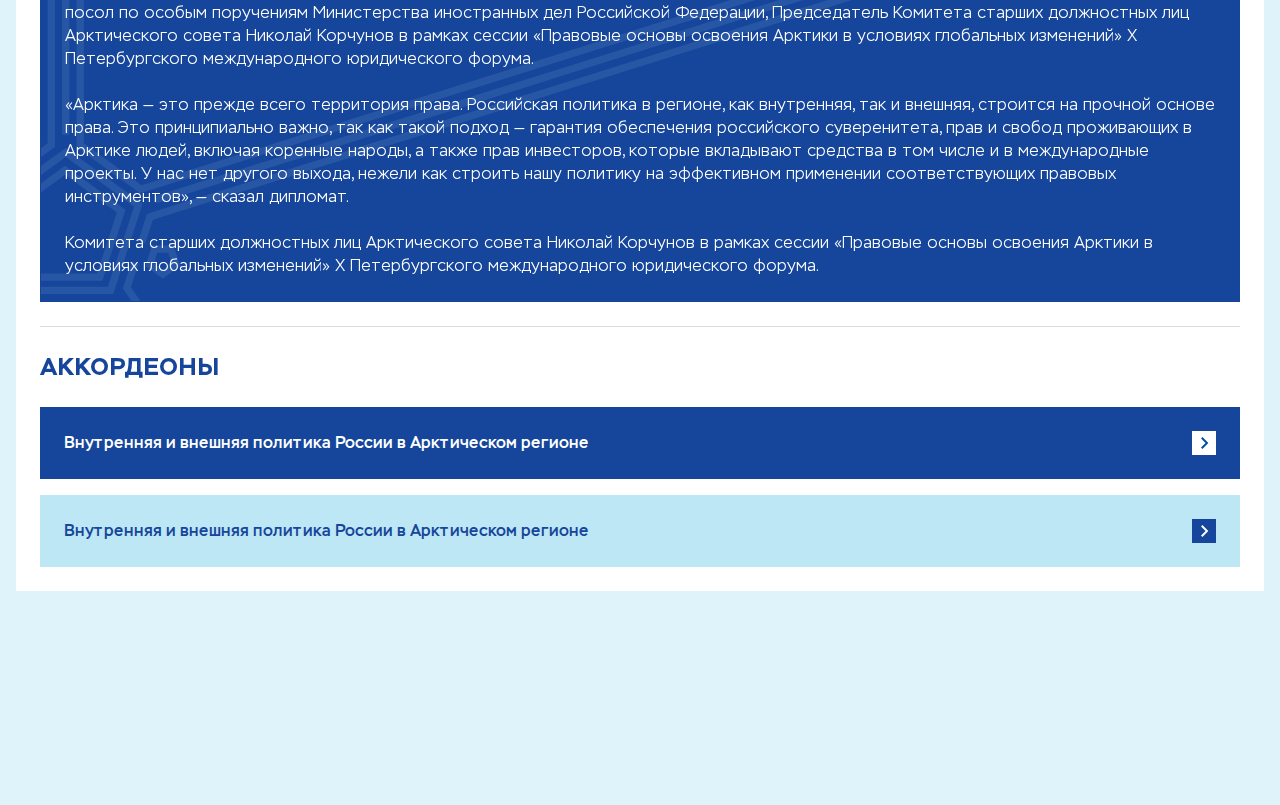
<file: sample-page.html>
<!DOCTYPE html>
<html lang="ru">

<head>
	<meta charset="UTF-8">
	<meta http-equiv="X-UA-Compatible" content="IE=edge">
	<meta name="viewport" content="width=device-width, initial-scale=1.0">
	<title>СПАРТАКИАДА 2024 - Типовая текстовая</title>
	<meta property="og:title" content="СПАРТАКИАДА 2024 - Типовая текстовая">
	<meta property="og:description" content="Описание">
	<meta property="og:url" content="/">
	<meta property="og:site_name" content="СПАРТАКИАДА 2024 - Типовая текстовая">
	<!-- favicon -->
	<link rel="apple-touch-icon" sizes="180x180" href="img/favicon/apple-touch-icon.png">
	<link rel="icon" type="image/png" sizes="32x32" href="img/favicon/favicon-32x32.png">
	<link rel="icon" type="image/png" sizes="16x16" href="img/favicon/favicon-16x16.png">
	<link rel="manifest" href="img/favicon/site.webmanifest">
	<link rel="mask-icon" href="img/favicon/safari-pinned-tab.svg" color="#5bbad5">
	<meta name="msapplication-TileColor" content="#ffffff">
	<meta name="theme-color" content="#ffffff">
	<!-- styles -->
	<link rel="stylesheet" href="css/vendor.min.css">
	<link rel="stylesheet" href="css/app.min.css">
</head>

<body>
	<!-- wrapper -->
	<div class="wrapper">
		<!-- header -->
		<header class="header" id="header" data-aos="fade-in">
			<div class="header__top">
				<div class="container">
					<div class="header__wrapper">
						<a href="index.html" class="header__logotype">
							<img src="img/logotype.svg" width="302" height="72" alt="СПАРТАКИАДА 2024">
						</a>
						<div class="c-socnav header__socnav">
							<ul class="c-socnav__list">
								<li class="c-socnav__item">
									<a href="#" class="c-socnav__link">
										<svg class="c-socnav__icon">
											<use xlink:href="img/sprite.svg#icon-vk"></use>
										</svg>
									</a>
								</li>
								<li class="c-socnav__item">
									<a href="#" class="c-socnav__link">
										<svg class="c-socnav__icon">
											<use xlink:href="img/sprite.svg#icon-tg"></use>
										</svg>
									</a>
								</li>
							</ul>
						</div>
						<div class="header__partners">
							<a href="#" class="header__partner">
								<img src="img/min-sport.svg" width="245" height="43" alt="МИНИСТЕРСТВО СПОРТА">
							</a>
							<a href="#" class="header__partner">
								<img src="img/csp.svg" width="116" height="34" alt="ЦСП">
							</a>
						</div>
						<div class="header__controls header__controls--mobile">
							<a href="#" class="c-language header__language">EN</a>
							<button class="hamburger" aria-label="Меню">
								<span class="hamburger__inner"></span>
								<span class="hamburger__inner"></span>
								<span class="hamburger__inner"></span>
							</button>
						</div>
					</div>
				</div>
			</div>
			<div class="header__bottom">
				<div class="container">
					<div class="header__wrapper">
						<nav class="nav header__nav">
							<ul class="nav__list">
								<li class="nav__item">
									<a href="#" class="nav__link">Спартакиада</a>
								</li>
								<li class="nav__item">
									<a href="#" class="nav__link">Медиа</a>
								</li>
								<li class="nav__item">
									<a href="#" class="nav__link">Результаты</a>
								</li>
								<li class="nav__item">
									<a href="#" class="nav__link">Календарь</a>
								</li>
								<li class="nav__item">
									<a href="#" class="nav__link">Объекты</a>
								</li>
								<li class="nav__item">
									<a href="#" class="nav__link">Снежик</a>
								</li>
								<li class="nav__item">
									<a href="#" class="nav__link">Партнёры</a>
								</li>
							</ul>
						</nav>
						<div class="header__controls">
							<a href="#" class="c-language header__language">EN</a>
							<button class="hamburger" aria-label="Меню">
								<span class="hamburger__inner"></span>
								<span class="hamburger__inner"></span>
								<span class="hamburger__inner"></span>
							</button>
						</div>
					</div>
				</div>
			</div>
		</header>
		<!-- end of header -->
		<!-- content -->
		<div class="wrapper__content">
			<!-- inner page -->
			<div class="inner-page section-indent-first" id="inner-page">
				<div class="container">
					<div class="section-wrap" data-aos="fade-in">
						<div class="section-top">
							<h1 class="section-top__heading" data-aos="fade-in">Типовая текстовая</h1>
							<div class="breadcrumb section-top__breadcrumb" aria-label="Breadcrumb" data-aos="fade-in">
								<ul class="breadcrumb__list">
									<li class="breadcrumb__item">
										<a href="index.html" class="breadcrumb__link">Главная</a>
									</li>
									<li class="breadcrumb__item">
										<a href="sample-page.html" class="breadcrumb__link">Типовая текстовая</a>
									</li>
								</ul>
							</div>
							<ul class="section-top__tabs" data-aos="fade-in">
								<li class="section-top__tabs-item is--active">
									<a href="#" class="section-top__tabs-link">О проекте</a>
								</li>
								<li class="section-top__tabs-item">
									<a href="#" class="section-top__tabs-link">Документы</a>
								</li>
								<li class="section-top__tabs-item">
									<a href="#" class="section-top__tabs-link">История</a>
								</li>
							</ul>
						</div>
						<div class="inner-page__content content" data-aos="fade-in">
							<h1>Заголовок H1</h1>
							<p>
								Внутренняя и внешняя политика России в Арктическом регионе может строиться только на прочной основе правовых инструментов, заявил посол по особым поручениям Министерства иностранных дел Российской Федерации, Председатель Комитета старших должностных лиц Арктического совета Николай Корчунов в рамках сессии «Правовые основы освоения Арктики в условиях глобальных изменений» X Петербургского международного юридического форума.
								<br><br>
								«Арктика — это прежде всего территория права. Российская политика в регионе, как внутренняя, так и внешняя, строится на прочной основе права. Это принципиально важно, так как такой подход — гарантия обеспечения российского суверенитета, прав и свобод проживающих в Арктике людей, включая коренные народы, а также прав инвесторов, которые вкладывают средства в том числе и в международные проекты. У нас нет другого выхода, нежели как строить нашу политику на эффективном применении соответствующих правовых инструментов», — сказал дипломат.
							</p>
							<h2>Заголовок H2</h2>
							<p>
								Внутренняя и внешняя политика России в Арктическом регионе может строиться только на прочной основе правовых инструментов, заявил посол по особым поручениям Министерства иностранных дел Российской Федерации, Председатель Комитета старших должностных лиц Арктического совета Николай Корчунов в рамках сессии «Правовые основы освоения Арктики в условиях глобальных изменений» X Петербургского международного юридического форума.
								<br><br>
								«Арктика — это прежде всего территория права. Российская политика в регионе, как внутренняя, так и внешняя, строится на прочной основе права. Это принципиально важно, так как такой подход — гарантия обеспечения российского суверенитета, прав и свобод проживающих в Арктике людей, включая коренные народы, а также прав инвесторов, которые вкладывают средства в том числе и в международные проекты. У нас нет другого выхода, нежели как строить нашу политику на эффективном применении соответствующих правовых инструментов», — сказал дипломат.
							</p>
							<h3>Заголовок H3</h3>
							<p>
								Внутренняя и внешняя политика России в Арктическом регионе может строиться только на прочной основе правовых инструментов, заявил посол по особым поручениям Министерства иностранных дел Российской Федерации, Председатель Комитета старших должностных лиц Арктического совета Николай Корчунов в рамках сессии «Правовые основы освоения Арктики в условиях глобальных изменений» X Петербургского международного юридического форума.
								<br><br>
								«Арктика — это прежде всего территория права. Российская политика в регионе, как внутренняя, так и внешняя, строится на прочной основе права. Это принципиально важно, так как такой подход — гарантия обеспечения российского суверенитета, прав и свобод проживающих в Арктике людей, включая коренные народы, а также прав инвесторов, которые вкладывают средства в том числе и в международные проекты. У нас нет другого выхода, нежели как строить нашу политику на эффективном применении соответствующих правовых инструментов», — сказал дипломат.
							</p>
							<h4>Заголовок H4</h4>
							<p>
								Внутренняя и внешняя политика России в Арктическом регионе может строиться только на прочной основе правовых инструментов, заявил посол по особым поручениям Министерства иностранных дел Российской Федерации, Председатель Комитета старших должностных лиц Арктического совета Николай Корчунов в рамках сессии «Правовые основы освоения Арктики в условиях глобальных изменений» X Петербургского международного юридического форума.
								<br><br>
								«Арктика — это прежде всего территория права. Российская политика в регионе, как внутренняя, так и внешняя, строится на прочной основе права. Это принципиально важно, так как такой подход — гарантия обеспечения российского суверенитета, прав и свобод проживающих в Арктике людей, включая коренные народы, а также прав инвесторов, которые вкладывают средства в том числе и в международные проекты. У нас нет другого выхода, нежели как строить нашу политику на эффективном применении соответствующих правовых инструментов», — сказал дипломат.
							</p>
							<h5>Заголовок H5</h5>
							<p>
								Внутренняя и внешняя политика России в Арктическом регионе может строиться только на прочной основе правовых инструментов, заявил посол по особым поручениям Министерства иностранных дел Российской Федерации, Председатель Комитета старших должностных лиц Арктического совета Николай Корчунов в рамках сессии «Правовые основы освоения Арктики в условиях глобальных изменений» X Петербургского международного юридического форума.
								<br><br>
								«Арктика — это прежде всего территория права. Российская политика в регионе, как внутренняя, так и внешняя, строится на прочной основе права. Это принципиально важно, так как такой подход — гарантия обеспечения российского суверенитета, прав и свобод проживающих в Арктике людей, включая коренные народы, а также прав инвесторов, которые вкладывают средства в том числе и в международные проекты. У нас нет другого выхода, нежели как строить нашу политику на эффективном применении соответствующих правовых инструментов», — сказал дипломат.
							</p>
							<hr>
							<h2>Список с буллитами</h2>
							<p>
								Внутренняя и внешняя политика России в Арктическом регионе может строиться только на прочной основе правовых инструментов, заявил посол по особым поручениям Министерства иностранных дел Российской Федерации, Председатель Комитета старших должностных лиц Арктического совета Николай Корчунов в рамках сессии «Правовые основы освоения Арктики в условиях глобальных изменений» X Петербургского международного юридического форума.
								<br><br>
								«Арктика — это прежде всего территория права. Российская политика в регионе, как внутренняя, так и внешняя, строится на прочной основе права. Это принципиально важно, так как такой подход — гарантия обеспечения российского суверенитета, прав и свобод проживающих в Арктике людей, включая коренные народы, а также прав инвесторов, которые вкладывают средства в том числе и в международные проекты. У нас нет другого выхода, нежели как строить нашу политику на эффективном применении соответствующих правовых инструментов», — сказал дипломат.
							</p>
							<ul>
								<li>Также все другие известные генераторы Lorem Ipsum используют один и тот же текст, который они просто повторяют, пока не достигнут нужный объём. Это делает предлагаемый здесь генератор единственным настоящим Lorem Ipsum генератором.</li>
								<li>Он использует словарь из более чем 200 латинских слов, а также набор моделей предложений.</li>
								<ul>
									<li>Также все другие известные генераторы Lorem Ipsum используют один и тот же текст, который они просто повторяют, пока не достигнут нужный объём. Это делает предлагаемый здесь генератор единственным настоящим Lorem Ipsum генератором.</li>
									<li>Он использует словарь из более чем 200 латинских слов, а также набор моделей предложений.</li>
								</ul>
								<li>В результате сгенерированный Lorem Ipsum выглядит правдоподобно, не имеет повторяющихся абзацей или "невозможных" слов.</li>
								<li>Классический текст Lorem Ipsum, <a href="#">используемый с XVI века</a>, приведён ниже. Также даны разделы 1.10.32 и 1.10.33 "de Finibus Bonorum et Malorum" Цицерона и их английский перевод, сделанный H. Rackham, 1914 год.</li>
							</ul>
							<hr>
							<h2>Список с нумерацией</h2>
							<p>
								Внутренняя и внешняя политика России в Арктическом регионе может строиться только на прочной основе правовых инструментов, заявил посол по особым поручениям Министерства иностранных дел Российской Федерации, Председатель Комитета старших должностных лиц Арктического совета Николай Корчунов в рамках сессии «Правовые основы освоения Арктики в условиях глобальных изменений» X Петербургского международного юридического форума.
								<br><br>
								«Арктика — это прежде всего территория права. Российская политика в регионе, как внутренняя, так и внешняя, строится на прочной основе права. Это принципиально важно, так как такой подход — гарантия обеспечения российского суверенитета, прав и свобод проживающих в Арктике людей, включая коренные народы, а также прав инвесторов, которые вкладывают средства в том числе и в международные проекты. У нас нет другого выхода, нежели как строить нашу политику на эффективном применении соответствующих правовых инструментов», — сказал дипломат.
							</p>
							<ol>
								<li>Также все другие известные генераторы Lorem Ipsum используют один и тот же текст, который они просто повторяют, пока не достигнут нужный объём. Это делает предлагаемый здесь генератор единственным настоящим Lorem Ipsum генератором.</li>
								<li>Он использует словарь из более чем 200 латинских слов, а также набор моделей предложений.</li>
								<li>В результате сгенерированный Lorem Ipsum выглядит правдоподобно, не имеет повторяющихся абзацей или "невозможных" слов.</li>
								<li>Классический текст Lorem Ipsum, используемый с XVI века, приведён ниже. Также даны разделы 1.10.32 и 1.10.33 "de Finibus Bonorum et Malorum" Цицерона и их английский перевод, сделанный H. Rackham, 1914 год.</li>
							</ol>
							<hr>
							<h2>Пример со ссылками в тексте</h2>
							<p>
								Внутренняя и внешняя политика России в Арктическом регионе <a href="#">может</a> строиться только на прочной основе правовых инструментов, заявил посол по особым поручениям Министерства иностранных дел Российской Федерации, Председатель Комитета старших должностных лиц Арктического совета Николай Корчунов в рамках сессии «Правовые основы освоения Арктики в условиях глобальных изменений» X Петербургского международного юридического форума.
								<br><br>
								«Арктика — это прежде <a href="#">всего территория</a> права. Российская политика в регионе, как внутренняя, так и внешняя, строится на прочной основе права. Это принципиально важно, так как такой подход — гарантия обеспечения российского суверенитета, прав и свобод проживающих в Арктике людей, включая коренные народы, а также прав инвесторов, которые вкладывают средства в том числе и в международные проекты. У нас нет другого выхода, нежели как строить нашу политику на эффективном применении соответствующих правовых инструментов», — сказал дипломат.
							</p>
							<hr>
							<h2>Пример с текстом жирным и курсивом</h2>
							<p>
								<b class="blue">Нет курсива</b>
								<br><br>
								<i><b>«Арктика — это прежде всего территория права. Российская политика в регионе, как внутренняя, так и внешняя, строится на прочной основе права. Это принципиально важно, так как такой подход — гарантия обеспечения российского суверенитета, прав и свобод проживающих в Арктике людей, включая коренные народы, а также прав инвесторов, которые вкладывают средства в том числе и в международные проекты. У нас нет другого выхода, нежели как строить нашу политику на эффективном применении соответствующих правовых инструментов», — сказал дипломат.</b></i>
							</p>
							<hr>
							<h2>Пример таблиц</h2>
							<div class="content-table">
								<table>
									<thead>
										<tr>
											<td>Пример столбца в таким заголовком</td>
											<td>Пример столбца в таким заголовком</td>
											<td>Пример столбца в таким заголовком</td>
											<td>Пример столбца в таким заголовком</td>
										</tr>
									</thead>
									<tbody>
										<tr>
											<td>
												<div class="content">
													<ol>
														<li>Также все другие известные генераторы Lorem Ipsum используют один и тот же текст, который они просто повторяют, пока не достигнут нужный объём. Это делает предлагаемый здесь генератор единственным настоящим Lorem Ipsum генератором.</li>
														<li>Он использует словарь из более чем 200 латинских слов, а также набор моделей предложений.</li>
													</ol>
												</div>
											</td>
											<td>
												<div class="content">
													<ul>
														<li>Также все другие известные генераторы Lorem Ipsum используют один и тот же текст, который они просто повторяют, пока не достигнут нужный объём. Это делает предлагаемый здесь генератор единственным настоящим Lorem Ipsum генератором.</li>
														<li>Он использует словарь из более чем 200 латинских слов, а также набор моделей предложений.</li>
													</ul>
												</div>
											</td>
											<td>
												<div class="content">
													<p>«Арктика — это прежде всего территория права. Российская политика в регионе, как внутренняя, так и внешняя, строится на прочной основе права. </p>
												</div>
											</td>
											<td>
												<div class="content">
													<p>«Арктика — это прежде всего территория права. Российская политика в регионе, как внутренняя, так и внешняя, строится на прочной основе права. </p>
												</div>
											</td>
										</tr>
										<tr>
											<td>
												<div class="content">
													<ol>
														<li>Также все другие известные генераторы Lorem Ipsum используют один и тот же текст, который они просто повторяют, пока не достигнут нужный объём. Это делает предлагаемый здесь генератор единственным настоящим Lorem Ipsum генератором.</li>
														<li>Он использует словарь из более чем 200 латинских слов, а также набор моделей предложений.</li>
													</ol>
												</div>
											</td>
											<td>
												<div class="content">
													<ul>
														<li>Также все другие известные генераторы Lorem Ipsum используют один и тот же текст, который они просто повторяют, пока не достигнут нужный объём. Это делает предлагаемый здесь генератор единственным настоящим Lorem Ipsum генератором.</li>
														<li>Он использует словарь из более чем 200 латинских слов, а также набор моделей предложений.</li>
													</ul>
												</div>
											</td>
											<td>
												<div class="content">
													<p>«Арктика — это прежде всего территория права. Российская политика в регионе, как внутренняя, так и внешняя, строится на прочной основе права. </p>
												</div>
											</td>
											<td>
												<div class="content">
													<p>«Арктика — это прежде всего территория права. Российская политика в регионе, как внутренняя, так и внешняя, строится на прочной основе права. </p>
												</div>
											</td>
										</tr>
										<tr>
											<td>
												<div class="content">
													<ol>
														<li>Также все другие известные генераторы Lorem Ipsum используют один и тот же текст, который они просто повторяют, пока не достигнут нужный объём. Это делает предлагаемый здесь генератор единственным настоящим Lorem Ipsum генератором.</li>
														<li>Он использует словарь из более чем 200 латинских слов, а также набор моделей предложений.</li>
													</ol>
												</div>
											</td>
											<td>
												<div class="content">
													<ul>
														<li>Также все другие известные генераторы Lorem Ipsum используют один и тот же текст, который они просто повторяют, пока не достигнут нужный объём. Это делает предлагаемый здесь генератор единственным настоящим Lorem Ipsum генератором.</li>
														<li>Он использует словарь из более чем 200 латинских слов, а также набор моделей предложений.</li>
													</ul>
												</div>
											</td>
											<td>
												<div class="content">
													<p>«Арктика — это прежде всего территория права. Российская политика в регионе, как внутренняя, так и внешняя, строится на прочной основе права. </p>
												</div>
											</td>
											<td>
												<div class="content">
													<p>«Арктика — это прежде всего территория права. Российская политика в регионе, как внутренняя, так и внешняя, строится на прочной основе права. </p>
												</div>
											</td>
										</tr>
									</tbody>
								</table>
							</div>
							<hr>
							<h2>Изображение как обтекаемый элемент на странице</h2>
							<picture class="float-left">
								<img src="img/content-img.jpg" alt="Image">
							</picture>
							<p>
								Внутренняя и внешняя политика России в Арктическом регионе может строиться только на прочной основе правовых инструментов, заявил посол по особым поручениям Министерства иностранных дел Российской Федерации, Председатель Комитета старших должностных лиц Арктического совета Николай Корчунов в рамках сессии «Правовые основы освоения Арктики в условиях глобальных изменений» X Петербургского международного юридического форума.
								<br><br>
								«Арктика — это прежде всего территория права. Российская политика в регионе, как внутренняя, так и внешняя, строится на прочной основе права. Это принципиально важно, так как такой подход — гарантия обеспечения российского суверенитета, прав и свобод проживающих в Арктике людей, включая коренные народы, а также прав инвесторов, которые вкладывают средства в том числе и в международные проекты.
								<br><br>
								Комитета старших должностных лиц Арктического совета Николай Корчунов в рамках сессии «Правовые основы освоения Арктики в условиях глобальных изменений» X Петербургского международного юридического форума.
								<br><br>
								«Арктика — это прежде всего территория права. Российская политика в регионе, как внутренняя, так и внешняя, строится на прочной основе права. Это принципиально важно, так как такой подход — гарантия обеспечения российского суверенитета, прав и свобод проживающих в Арктике людей, включая коренные народы, а также прав инвесторов, которые вкладывают средства в том числе и в международные проекты. У нас нет другого выхода, нежели как строить нашу политику на эффективном применении соответствующих правовых инструментов», — сказал дипломат.
								<br><br>
								Комитета старших должностных лиц Арктического совета Николай Корчунов в рамках сессии «Правовые основы освоения Арктики в условиях глобальных изменений» X Петербургского международного юридического форума.
								<br><br>
								Внутренняя и внешняя политика России в Арктическом регионе может строиться только на прочной основе правовых инструментов, заявил посол по особым поручениям Министерства иностранных дел Российской Федерации, Председатель Комитета старших должностных лиц Арктического совета Николай Корчунов в рамках сессии «Правовые основы освоения Арктики в условиях глобальных изменений» X Петербургского международного юридического форума.
								<br><br>
								«Арктика — это прежде всего территория права. Российская политика в регионе, как внутренняя, так и внешняя, строится на прочной основе права. Это принципиально важно, так как такой подход — гарантия обеспечения российского суверенитета, прав и свобод проживающих в Арктике людей, включая коренные народы, а также прав инвесторов, которые вкладывают средства в том числе и в международные проекты. У нас нет другого выхода, нежели как строить нашу политику на эффективном применении соответствующих правовых инструментов», — сказал дипломат.
							</p>
							<hr>
							<h2>Изображение как отдельный элемент на странице</h2>
							<picture>
								<img src="img/content-img.jpg" alt="Image">
							</picture>
							<p>
								Внутренняя и внешняя политика России в Арктическом регионе может строиться только на прочной основе правовых инструментов, заявил посол по особым поручениям Министерства иностранных дел Российской Федерации, Председатель Комитета старших должностных лиц Арктического совета Николай Корчунов в рамках сессии «Правовые основы освоения Арктики в условиях глобальных изменений» X Петербургского международного юридического форума.
								<br><br>
								«Арктика — это прежде всего территория права. Российская политика в регионе, как внутренняя, так и внешняя, строится на прочной основе права. Это принципиально важно, так как такой подход — гарантия обеспечения российского суверенитета, прав и свобод проживающих в Арктике людей, включая коренные народы, а также прав инвесторов, которые вкладывают средства в том числе и в международные проекты. У нас нет другого выхода, нежели как строить нашу политику на эффективном применении соответствующих правовых инструментов», — сказал дипломат.
								<br><br>
								Комитета старших должностных лиц Арктического совета Николай Корчунов в рамках сессии «Правовые основы освоения Арктики в условиях глобальных изменений» X Петербургского международного юридического форума.
							</p>
							<hr>
							<h2>Блок текста выделенный в рамку</h2>
							<div class="block-accent block-accent--border">
								<p>
									Внутренняя и внешняя политика России в Арктическом регионе может строиться только на прочной основе правовых инструментов, заявил посол по особым поручениям Министерства иностранных дел Российской Федерации, Председатель Комитета старших должностных лиц Арктического совета Николай Корчунов в рамках сессии «Правовые основы освоения Арктики в условиях глобальных изменений» X Петербургского международного юридического форума.
									<br><br>
									«Арктика — это прежде всего <a href="#">территория</a> права. Российская политика в регионе, как внутренняя, так и внешняя, строится на прочной основе права. Это принципиально важно, так как такой подход — гарантия обеспечения российского суверенитета, прав и свобод проживающих в Арктике людей, включая коренные народы, а также прав инвесторов, которые вкладывают средства в том числе и в международные проекты. У нас нет другого выхода, нежели как строить нашу политику на эффективном применении соответствующих правовых инструментов», — сказал дипломат.
									<br><br>
									Комитета <a href="#">старших должностных</a> лиц Арктического совета Николай Корчунов в рамках сессии «Правовые основы освоения Арктики в условиях глобальных изменений» X Петербургского международного юридического форума.
								</p>
							</div>
							<div class="block-accent">
								<p>
									Внутренняя и внешняя политика России в Арктическом регионе может строиться только на прочной основе правовых инструментов, заявил посол по особым поручениям Министерства иностранных дел Российской Федерации, Председатель Комитета старших должностных лиц Арктического совета Николай Корчунов в рамках сессии «Правовые основы освоения Арктики в условиях глобальных изменений» X Петербургского международного юридического форума.
									<br><br>
									«Арктика — это прежде всего <a href="#">территория</a> права. Российская политика в регионе, как внутренняя, так и внешняя, строится на прочной основе права. Это принципиально важно, так как такой подход — гарантия обеспечения российского суверенитета, прав и свобод проживающих в Арктике людей, включая коренные народы, а также прав инвесторов, которые вкладывают средства в том числе и в международные проекты. У нас нет другого выхода, нежели как строить нашу политику на эффективном применении соответствующих правовых инструментов», — сказал дипломат.
									<br><br>
									Комитета <a href="#">старших должностных</a> лиц Арктического совета Николай Корчунов в рамках сессии «Правовые основы освоения Арктики в условиях глобальных изменений» X Петербургского международного юридического форума.
								</p>
							</div>
							<div class="block-accent">
								<h2>Заголовок такой</h2>
								<p>
									Внутренняя и внешняя политика России в Арктическом регионе может строиться только на прочной основе правовых инструментов, заявил посол по особым поручениям Министерства иностранных дел Российской Федерации, Председатель Комитета старших должностных лиц Арктического совета Николай Корчунов в рамках сессии «Правовые основы освоения Арктики в условиях глобальных изменений» X Петербургского международного юридического форума.
									<br><br>
									«Арктика — это прежде всего <a href="#">территория</a> права. Российская политика в регионе, как внутренняя, так и внешняя, строится на прочной основе права. Это принципиально важно, так как такой подход — гарантия обеспечения российского суверенитета, прав и свобод проживающих в Арктике людей, включая коренные народы, а также прав инвесторов, которые вкладывают средства в том числе и в международные проекты. У нас нет другого выхода, нежели как строить нашу политику на эффективном применении соответствующих правовых инструментов», — сказал дипломат.
									<br><br>
									Комитета <a href="#">старших должностных</a> лиц Арктического совета Николай Корчунов в рамках сессии «Правовые основы освоения Арктики в условиях глобальных изменений» X Петербургского международного юридического форума.
								</p>
							</div>
							<div class="block-accent block-accent--blue">
								<h2>Заголовок такой</h2>
								<p>
									Внутренняя и внешняя политика России в Арктическом регионе может строиться только на прочной основе правовых инструментов, заявил посол по особым поручениям Министерства иностранных дел Российской Федерации, Председатель Комитета старших должностных лиц Арктического совета Николай Корчунов в рамках сессии «Правовые основы освоения Арктики в условиях глобальных изменений» X Петербургского международного юридического форума.
									<br><br>
									«Арктика — это прежде всего <a href="#">территория</a> права. Российская политика в регионе, как внутренняя, так и внешняя, строится на прочной основе права. Это принципиально важно, так как такой подход — гарантия обеспечения российского суверенитета, прав и свобод проживающих в Арктике людей, включая коренные народы, а также прав инвесторов, которые вкладывают средства в том числе и в международные проекты. У нас нет другого выхода, нежели как строить нашу политику на эффективном применении соответствующих правовых инструментов», — сказал дипломат.
									<br><br>
									Комитета <a href="#">старших должностных</a> лиц Арктического совета Николай Корчунов в рамках сессии «Правовые основы освоения Арктики в условиях глобальных изменений» X Петербургского международного юридического форума.
								</p>
							</div>
							<hr>
							<h2>Аккордеоны</h2>
							<div class="c-accordeon">
								<div class="c-accordeon__item c-accordeon__item--blue">
									<button class="c-accordeon__trigger">
										<span>
											<b>Внутренняя и внешняя политика России в Арктическом регионе</b>
										</span>
										<span class="c-accordeon__trigger-icon"></span>
									</button>
									<div class="c-accordeon__wrapper">
										<div class="c-accordeon__content content">
											<p>
												Внутренняя и внешняя политика России в Арктическом регионе может строиться только на прочной основе правовых инструментов, заявил посол по особым поручениям Министерства иностранных дел Российской Федерации, Председатель Комитета старших должностных лиц Арктического совета Николай Корчунов в рамках сессии «Правовые основы освоения Арктики в условиях глобальных изменений» X Петербургского международного юридического форума.
												<br><br>
												«Арктика — это прежде всего территория права. Российская политика в регионе, как внутренняя, так и внешняя, строится на прочной основе права. Это принципиально важно, так как такой подход — гарантия обеспечения российского суверенитета, прав и свобод проживающих в Арктике людей, включая коренные народы, а также прав инвесторов, которые вкладывают средства в том числе и в международные проекты. У нас нет другого выхода, нежели как строить нашу политику на эффективном применении соответствующих правовых инструментов», — сказал дипломат.
												<br><br>
												Комитета старших должностных лиц Арктического совета Николай Корчунов в рамках сессии «Правовые основы освоения Арктики в условиях глобальных изменений» X Петербургского международного юридического форума.
											</p>
											<a href="#" class="btn">
												<span>Кнопка</span>
											</a>
										</div>
									</div>
								</div>
								<div class="c-accordeon__item">
									<button class="c-accordeon__trigger">
										<span>
											<b>Внутренняя и внешняя политика России в Арктическом регионе</b>
										</span>
										<span class="c-accordeon__trigger-icon"></span>
									</button>
									<div class="c-accordeon__wrapper">
										<div class="c-accordeon__content content">
											<p>
												Внутренняя и внешняя политика России в Арктическом регионе может строиться только на прочной основе правовых инструментов, заявил посол по особым поручениям Министерства иностранных дел Российской Федерации, Председатель Комитета старших должностных лиц Арктического совета Николай Корчунов в рамках сессии «Правовые основы освоения Арктики в условиях глобальных изменений» X Петербургского международного юридического форума.
												<br><br>
												«Арктика — это прежде всего территория права. Российская политика в регионе, как внутренняя, так и внешняя, строится на прочной основе права. Это принципиально важно, так как такой подход — гарантия обеспечения российского суверенитета, прав и свобод проживающих в Арктике людей, включая коренные народы, а также прав инвесторов, которые вкладывают средства в том числе и в международные проекты. У нас нет другого выхода, нежели как строить нашу политику на эффективном применении соответствующих правовых инструментов», — сказал дипломат.
												<br><br>
												Комитета старших должностных лиц Арктического совета Николай Корчунов в рамках сессии «Правовые основы освоения Арктики в условиях глобальных изменений» X Петербургского международного юридического форума.
											</p>
											<a href="#" class="btn">
												<span>Кнопка</span>
											</a>
										</div>
									</div>
								</div>
							</div>
						</div>
					</div>
				</div>
			</div>
			<!-- end of inner page -->
		</div>
		<!-- end of content -->
		<!-- footer -->
		<footer class="footer" id="footer" data-aos="fade-in">
			<div class="container">
				<div class="footer__main">
					<div class="footer__wrapper">
						<a href="#" class="footer__logotype">
							<img src="img/logotype-white.svg" width="302" height="72" alt="СПАРТАКИАДА 2024">
						</a>
						<div class="c-socnav footer__socnav">
							<ul class="c-socnav__list">
								<li class="c-socnav__item">
									<a href="#" class="c-socnav__link">
										<svg class="c-socnav__icon">
											<use xlink:href="img/sprite.svg#icon-vk"></use>
										</svg>
									</a>
								</li>
								<li class="c-socnav__item">
									<a href="#" class="c-socnav__link">
										<svg class="c-socnav__icon">
											<use xlink:href="img/sprite.svg#icon-tg"></use>
										</svg>
									</a>
								</li>
							</ul>
						</div>
						<div class="footer__partners">
							<a href="#" class="footer__partner">
								<img src="img/min-sport-white.svg" width="245" height="43" alt="МИНИСТЕРСТВО СПОРТА">
							</a>
							<a href="#" class="footer__partner">
								<img src="img/csp-white.svg" width="116" height="34" alt="ЦСП">
							</a>
						</div>
					</div>
					<div class="footer__wrapper">
						<p class="footer__copyright">2024 Официальный сайт Всероссийской спартакиады 2024 года. Все права защищены</p>
					</div>
				</div>
			</div>
		</footer>
		<!-- end of footer -->
	</div>
	<!-- end of wrapper -->
	<!-- menu -->
	<div class="menu" id="menu">
		<div class="menu__wrap">
			<div class="menu__main">
				<ul class="menu__list">
					<li class="menu__item">
						<div class="menu__elem">
							<a href="#" class="menu__link menu__link--trigger">
								<span>Спартакиада</span>
								<svg>
									<use xlink:href="img/sprite.svg#icon-arrow-more"></use>
								</svg>
							</a>
							<ul class="menu__sublist">
								<li class="menu__subitem">
									<a href="#" class="menu__link">
										<span>Новости</span>
									</a>
								</li>
							</ul>
						</div>
					</li>
					<li class="menu__item">
						<div class="menu__elem">
							<a href="#" class="menu__link menu__link--trigger">
								<span>Медиа</span>
								<svg>
									<use xlink:href="img/sprite.svg#icon-arrow-more"></use>
								</svg>
							</a>
							<ul class="menu__sublist">
								<li class="menu__subitem">
									<a href="news.html" class="menu__link">
										<span>Новости</span>
									</a>
								</li>
								<li class="menu__subitem">
									<a href="#" class="menu__link">
										<span>Фото</span>
									</a>
								</li>
								<li class="menu__subitem">
									<a href="broadcasts.html" class="menu__link">
										<span>Трансляции</span>
									</a>
								</li>
							</ul>
						</div>
					</li>
					<li class="menu__item">
						<div class="menu__elem">
							<a href="#" class="menu__link menu__link--trigger">
								<span>Результаты</span>
								<svg>
									<use xlink:href="img/sprite.svg#icon-arrow-more"></use>
								</svg>
							</a>
							<ul class="menu__sublist">
								<li class="menu__subitem">
									<a href="#" class="menu__link">
										<span>Индивидуальные результаты</span>
									</a>
								</li>
								<li class="menu__subitem">
									<a href="#" class="menu__link">
										<span>Командный зачёт</span>
									</a>
								</li>
							</ul>
						</div>
					</li>
					<li class="menu__item">
						<div class="menu__elem">
							<a href="#" class="menu__link menu__link--uppercase">
								<span>Календарь</span>
							</a>
						</div>
					</li>
					<li class="menu__item">
						<div class="menu__elem">
							<a href="objects.html" class="menu__link menu__link--uppercase">
								<span>Объекты</span>
							</a>
						</div>
					</li>
					<li class="menu__item">
						<div class="menu__elem">
							<a href="#" class="menu__link menu__link--uppercase">
								<span>Снежик</span>
							</a>
						</div>
					</li>
					<li class="menu__item">
						<div class="menu__elem">
							<a href="partners.html" class="menu__link menu__link--uppercase">
								<span>Партнёры</span>
							</a>
						</div>
					</li>
				</ul>
			</div>
			<div class="menu__bottom">
				<div class="c-socnav menu__socnav">
					<ul class="c-socnav__list">
						<li class="c-socnav__item">
							<a href="#" class="c-socnav__link">
								<svg class="c-socnav__icon">
									<use xlink:href="img/sprite.svg#icon-vk"></use>
								</svg>
							</a>
						</li>
						<li class="c-socnav__item">
							<a href="#" class="c-socnav__link">
								<svg class="c-socnav__icon">
									<use xlink:href="img/sprite.svg#icon-tg"></use>
								</svg>
							</a>
						</li>
					</ul>
				</div>
				<div class="menu__partners">
					<a href="#" class="menu__partner">
						<img src="img/min-sport.svg" width="245" height="43" alt="МИНИСТЕРСТВО СПОРТА">
					</a>
					<a href="#" class="menu__partner">
						<img src="img/csp.svg" width="116" height="34" alt="ЦСП">
					</a>
				</div>
				<p class="menu__copyright">2024 Официальный сайт Всероссийской спартакиады 2024 года. Все права защищены</p>
			</div>
		</div>
	</div>
	<!-- end of menu -->
	<!-- scripts -->
	<script src="js/vendor.min.js"></script>
	<script src="js/app.min.js"></script>
</body>

</html>
</file>
<file: css/app.min.css>
html{scroll-padding-top:153px}@media screen and (max-width: 1199px){html{scroll-padding-top:90px}}body{position:relative;overflow-x:hidden;font-family:"Stem",sans-serif;font-size:16px;line-height:1.25;color:rgba(0,0,0,.85);background-color:#def3fa;background-image:url(../img/bg-pattern.svg);background-repeat:repeat;background-size:contain;background-position:center center;background-attachment:fixed}ul,ol,li{display:block;padding:0;margin:0;list-style:none}h1,h2,h3,h4,h5,h6{margin:0;font-weight:normal;line-height:1.25}p{margin:0}b,strong{font-weight:500}a{display:inline-block;color:#16469b;text-decoration:none;-webkit-transition:all .25s ease-in-out;transition:all .25s ease-in-out}a:hover{text-decoration:none;color:#16469b}a:active{color:#16469b}input[type=number]{-moz-appearance:textfield}input[type=number]::-webkit-outer-spin-button,input[type=number]::-webkit-inner-spin-button{display:none;-webkit-appearance:none;appearance:none;margin:0}picture{display:block}img{max-width:100%}svg{-webkit-transition:all .25s ease-in-out;transition:all .25s ease-in-out}.container{margin:0 auto;padding:0 16px;max-width:1312px;width:100%}@media screen and (min-width: 768px)and (max-width: 1023px){.container{padding:0 16px}}@media screen and (max-width: 767px){.container{padding:0 16px}}.c-language{display:-webkit-box;display:-ms-flexbox;display:flex;-webkit-box-align:center;-ms-flex-align:center;align-items:center;-webkit-box-pack:center;-ms-flex-pack:center;justify-content:center;padding:0;min-width:32px;width:32px;height:32px;font-size:16px;font-weight:500;line-height:1.5;background:rgba(0,0,0,0);border:none;border-radius:0;-webkit-transition:all .25s ease-in-out;transition:all .25s ease-in-out}.c-language:focus{outline:none}@media screen and (hover: hover){.c-language:hover{color:#d43b2c}}.c-socnav__list{display:-webkit-box;display:-ms-flexbox;display:flex;-webkit-box-align:center;-ms-flex-align:center;align-items:center;width:-webkit-fit-content;width:-moz-fit-content;width:fit-content}.c-socnav__item+.c-socnav__item{margin-left:16px}.c-socnav__link{display:-webkit-box;display:-ms-flexbox;display:flex;-webkit-box-align:center;-ms-flex-align:center;align-items:center;-webkit-box-pack:center;-ms-flex-pack:center;justify-content:center;min-width:36px;width:36px;height:36px}.c-socnav__icon{min-width:36px;width:36px;height:36px}.c-accordeon__item{position:relative;overflow:hidden;-webkit-transition:all .2s linear;transition:all .2s linear}.c-accordeon__item--blue .c-accordeon__trigger{color:#fff;background:#16469b}.c-accordeon__item--blue .c-accordeon__trigger:active{background:#004f9f}@media screen and (hover: hover){.c-accordeon__item--blue .c-accordeon__trigger:hover{background:#004081}.c-accordeon__item--blue .c-accordeon__trigger:active{background:#004f9f}}.c-accordeon__item--blue .c-accordeon__trigger-icon{background:#fff}.c-accordeon__item--blue .c-accordeon__trigger-icon::before{background-image:url(../img/sprite.svg#icon-accordeon-blue)}.c-accordeon__item.is--open .c-accordeon__trigger{-webkit-transition:all .15s linear;transition:all .15s linear}.c-accordeon__item.is--open .c-accordeon__trigger-icon::before{-webkit-transform:translate(-50%, -50%) rotate(90deg);-ms-transform:translate(-50%, -50%) rotate(90deg);transform:translate(-50%, -50%) rotate(90deg)}.c-accordeon__item+.c-accordeon__item{margin-top:16px}.c-accordeon__trigger{display:-webkit-box;display:-ms-flexbox;display:flex;-webkit-box-align:center;-ms-flex-align:center;align-items:center;-webkit-box-pack:justify;-ms-flex-pack:justify;justify-content:space-between;padding:24px;width:100%;font-size:16px;font-weight:500;line-height:1.5;text-align:left;color:#16469b;background:#bde7f4;border:none;border-radius:0;-webkit-user-select:none;-moz-user-select:none;-ms-user-select:none;user-select:none;cursor:pointer;-webkit-transition:all .2s linear .25s,background .2s linear;transition:all .2s linear .25s,background .2s linear}.c-accordeon__trigger:focus{outline:none}.c-accordeon__trigger:active{background:#8dc1d2}@media screen and (hover: hover){.c-accordeon__trigger:hover{background:#a6d4e3}.c-accordeon__trigger:active{background:#8dc1d2}}.c-accordeon__trigger-icon{position:relative;display:block;margin-left:10px;min-width:24px;width:24px;height:24px;background:#16469b;-webkit-transition:all .2s linear;transition:all .2s linear}.c-accordeon__trigger-icon::before{content:"";position:absolute;top:50%;left:50%;-webkit-transform:translate(-50%, -50%);-ms-transform:translate(-50%, -50%);transform:translate(-50%, -50%);display:block;width:24px;height:24px;background-image:url(../img/sprite.svg#icon-accordeon-white);background-repeat:no-repeat;background-size:contain;background-position:center center;-webkit-transition:all .2s linear;transition:all .2s linear}.c-accordeon__wrapper{position:relative;z-index:1;display:none;overflow:hidden;padding:24px;background:#eaf7fb}.c-filter__wrapper{display:-webkit-box;display:-ms-flexbox;display:flex;-ms-flex-wrap:wrap;flex-wrap:wrap}@media screen and (min-width: 768px){.c-filter__wrapper{margin-right:-16px;margin-bottom:-16px}}@media screen and (min-width: 768px){.c-filter__item{margin-right:16px;margin-bottom:16px;min-width:160px}.c-filter__item--long{min-width:290px}}@media screen and (max-width: 767px){.c-filter__item{width:100%}.c-filter__item:nth-child(n+2){margin-top:16px}}.c-filter__label{display:block;margin-bottom:4px;width:-webkit-fit-content;width:-moz-fit-content;width:fit-content;font-size:14px;font-weight:500;line-height:1.5;color:#16469b}.c-select{position:relative}.c-select--red .c-select__selected{color:#fff;background:#d43b2c;border-color:#d43b2c}.c-select--red .c-select__selected>svg{color:#fff}@media screen and (hover: hover){.c-select--red .c-select__selected:hover{background:#bc2b1c;border-color:#bc2b1c}}.c-select--red .c-select__link>svg{color:#d43b2c}.c-select.is--active .c-select__selected{color:#fff;background:#16469b}.c-select.is--active .c-select__selected>svg{color:#fff}.c-select.is--active .c-select__selected>span+svg{-webkit-transform:rotate(-180deg);-ms-transform:rotate(-180deg);transform:rotate(-180deg)}.c-select.is--active .c-select__dropdown{visibility:visible;opacity:1;-webkit-transform:scale(1) translateY(0);-ms-transform:scale(1) translateY(0);transform:scale(1) translateY(0);pointer-events:all}.c-select--red.is--active .c-select__selected{background:#9b1d10;border-color:#9b1d10}.c-select__selected{display:-webkit-box;display:-ms-flexbox;display:flex;-webkit-box-align:center;-ms-flex-align:center;align-items:center;-webkit-box-pack:justify;-ms-flex-pack:justify;justify-content:space-between;padding:8px 16px;width:100%;font-size:16px;font-weight:500;line-height:1.5;text-transform:uppercase;color:#16469b;border:1px solid #16469b;-webkit-transition:all .15s ease;transition:all .15s ease;cursor:pointer}.c-select__selected>img{display:block;min-width:16px;width:16px;height:16px;-o-object-fit:contain;object-fit:contain}.c-select__selected>svg{min-width:24px;width:24px;height:24px;color:#16469b;-webkit-transition:all .15s ease;transition:all .15s ease}.c-select__selected>img+span,.c-select__selected>svg+span{margin-right:auto}.c-select__selected>*+*{margin-left:10px}@media screen and (hover: hover){.c-select__selected:hover{background:rgba(22,70,155,.1)}}.c-select__dropdown{position:absolute;top:100%;right:0;left:0;z-index:100;-webkit-transform:scale(0.99) translateY(-0.2em);-ms-transform:scale(0.99) translateY(-0.2em);transform:scale(0.99) translateY(-0.2em);display:block;overflow:hidden;visibility:hidden;opacity:0;-webkit-transform-origin:top;-ms-transform-origin:top;transform-origin:top;padding:4px 0;width:100%;background:#fff;-webkit-box-shadow:0px 0px 6px 0px rgba(0,16,61,.06),0px 6px 12px 0px rgba(0,16,61,.06),0px 6px 20px 0px rgba(0,16,61,.06),0px 10px 36px 0px rgba(0,16,61,.08);box-shadow:0px 0px 6px 0px rgba(0,16,61,.06),0px 6px 12px 0px rgba(0,16,61,.06),0px 6px 20px 0px rgba(0,16,61,.06),0px 10px 36px 0px rgba(0,16,61,.08);-webkit-transition-timing-function:cubic-bezier(0.16, 1, 0.3, 1);transition-timing-function:cubic-bezier(0.16, 1, 0.3, 1);-webkit-transition-duration:500ms;transition-duration:500ms;-webkit-transition-property:opacity,-webkit-transform;transition-property:opacity,-webkit-transform;transition-property:opacity,transform;transition-property:opacity,transform,-webkit-transform;pointer-events:none;will-change:opacity,transform}@media screen and (hover: hover){.c-select__dropdown:hover .simplebar-track.simplebar-vertical{opacity:1}}@media screen and (hover: none){.c-select__dropdown .simplebar-track.simplebar-vertical{opacity:1}}.c-select__scroll{overflow-x:hidden;margin-right:-30px;padding-right:4px;max-height:278px}.c-select__scroll .simplebar-content-wrapper{padding-right:30px;-webkit-clip-path:inset(0 30px 0 0);clip-path:inset(0 30px 0 0)}.c-select__list{width:100%}.c-select__item{width:100%}.c-select__item.is--active{background:#bde7f4}.c-select__link{display:-webkit-box;display:-ms-flexbox;display:flex;-webkit-box-align:center;-ms-flex-align:center;align-items:center;padding:12px 16px;width:100%;font-size:16px;font-weight:500;line-height:1.5;text-transform:uppercase;color:#19184f}.c-select__link>img{display:block;min-width:16px;width:16px;height:16px;-o-object-fit:contain;object-fit:contain}.c-select__link>svg{min-width:24px;width:24px;height:24px;color:#16469b;-webkit-transition:all .15s ease;transition:all .15s ease}.c-select__link>*+*{margin-left:10px}.c-select__link:hover{color:#19184f}@media screen and (hover: hover){.c-select__link:hover{background:rgba(189,231,244,.5)}}.c-share__wrapper{display:-webkit-box;display:-ms-flexbox;display:flex;-webkit-box-align:center;-ms-flex-align:center;align-items:center;width:-webkit-fit-content;width:-moz-fit-content;width:fit-content}.c-share__title{display:block;width:-webkit-fit-content;width:-moz-fit-content;width:fit-content;font-size:16px;font-weight:500;line-height:1.5;color:#16469b}.c-share__title+.c-share__list,.c-share__list+.c-share__title{margin-left:24px}.c-share__list{display:-webkit-box;display:-ms-flexbox;display:flex;-webkit-box-align:center;-ms-flex-align:center;align-items:center;-ms-flex-wrap:wrap;flex-wrap:wrap;margin-right:-24px;margin-bottom:-24px;width:-webkit-fit-content;width:-moz-fit-content;width:fit-content}.c-share__item{margin-right:24px;margin-bottom:24px}.c-share__link{display:-webkit-box;display:-ms-flexbox;display:flex;-webkit-box-align:center;-ms-flex-align:center;align-items:center;-webkit-box-pack:center;-ms-flex-pack:center;justify-content:center;padding:0;min-width:36px;width:36px;height:36px;font-size:0;background:rgba(0,0,0,0);border:none;border-radius:0;-webkit-transition:all .25s ease-in-out;transition:all .25s ease-in-out}.c-share__link:focus{outline:none}.c-share__link:active .c-share__icon{color:#9b1d10}@media screen and (hover: hover){.c-share__link:hover .c-share__icon{color:#bc2b1c}.c-share__link:active .c-share__icon{color:#9b1d10}}.c-share__icon{min-width:36px;width:36px;height:36px;color:#d43b2c}.c-objects__list{display:-webkit-box;display:-ms-flexbox;display:flex;-ms-flex-wrap:wrap;flex-wrap:wrap;margin-right:-12px;margin-bottom:-12px}.c-objects__item{margin-right:12px;margin-bottom:12px}.c-objects__elem{display:-webkit-box;display:-ms-flexbox;display:flex;-webkit-box-align:center;-ms-flex-align:center;align-items:center;padding:2px 4px;width:-webkit-fit-content;width:-moz-fit-content;width:fit-content;font-size:16px;font-weight:500;line-height:1.5;text-transform:uppercase;color:#19184f;background:#def3fa}.c-objects__elem>img{display:block;min-width:16px;width:16px;height:16px;-o-object-fit:contain;object-fit:contain}.c-objects__elem>*+*{margin-left:6px}.c-objects__elem:hover{color:#19184f}.breadcrumb{position:relative;z-index:1}.breadcrumb__list{display:-webkit-box;display:-ms-flexbox;display:flex;-webkit-box-align:center;-ms-flex-align:center;align-items:center;-ms-flex-wrap:wrap;flex-wrap:wrap;overflow:hidden;width:-webkit-fit-content;width:-moz-fit-content;width:fit-content}.breadcrumb__item{display:-webkit-box;display:-ms-flexbox;display:flex;-webkit-box-align:center;-ms-flex-align:center;align-items:center}.breadcrumb__item:not(:last-child)::after{content:"";display:block;min-width:24px;width:24px;height:24px;background-image:url(../img/sprite.svg#icon-arrow-breadcrumb);background-repeat:no-repeat;background-size:contain;background-position:center center}.breadcrumb__link{display:inline;font-size:14px;font-weight:500;line-height:1.71429;text-transform:uppercase}@media screen and (hover: hover){.breadcrumb__link:hover{color:#d43b2c}}.pagination__list{display:-webkit-box;display:-ms-flexbox;display:flex;-webkit-box-align:center;-ms-flex-align:center;align-items:center;width:-webkit-fit-content;width:-moz-fit-content;width:fit-content}.pagination__item:first-child{margin-right:8px}.pagination__item:last-child{margin-left:8px}.pagination__item.is--active .pagination__btn{color:#fff;background:#d43b2c}@media screen and (max-width: 767px){.pagination__item.is--mobile-hidden{display:none}}.pagination__item+.pagination__item{margin-left:4px}.pagination__btn{display:-webkit-box;display:-ms-flexbox;display:flex;-webkit-box-align:center;-ms-flex-align:center;align-items:center;-webkit-box-pack:center;-ms-flex-pack:center;justify-content:center;padding:0;min-width:40px;width:40px;height:40px;font-size:16px;font-weight:500;line-height:1.5;color:rgba(0,0,0,.85);background:rgba(0,0,0,0);border:none;border-radius:0;-webkit-transition:all .25s ease-in-out;transition:all .25s ease-in-out}.pagination__btn:focus{outline:none}.pagination__btn--plug{pointer-events:none}@media screen and (hover: hover){.pagination__btn:hover{color:rgba(0,0,0,.85);background:#ffcbc6}}@media screen and (max-width: 767px){.pagination__btn{min-width:32.5px;width:32.5px}}.pagination__icon{min-width:24px;width:24px;height:24px;color:#d43b2c}.simplebar-track.simplebar-vertical{top:0;right:34px;z-index:201;width:8px;height:100%;opacity:0;background:rgba(0,0,0,0);background-clip:content-box;-webkit-transition:opacity .25s ease-in-out,right .25s ease-in-out,width .25s ease-in-out;transition:opacity .25s ease-in-out,right .25s ease-in-out,width .25s ease-in-out;border-radius:0}.simplebar-scrollbar{height:100%}.simplebar-scrollbar::before{top:0;right:0;bottom:0;left:0;height:100%;opacity:1;background:#c3c7df;border-radius:0}.simplebar-track.simplebar-vertical .simplebar-scrollbar::before{top:0;bottom:0}.simplebar-scrollbar.simplebar-visible::before{opacity:1}.simplebar-track.simplebar-vertical.simplebar-hover{width:10px;cursor:pointer}.simplebar-content{padding:0}.btn{display:-webkit-box;display:-ms-flexbox;display:flex;-webkit-box-align:center;-ms-flex-align:center;align-items:center;-webkit-box-pack:center;-ms-flex-pack:center;justify-content:center;padding:15px 23px;width:-webkit-fit-content;width:-moz-fit-content;width:fit-content;font-size:16px;font-weight:500;line-height:1.375;text-align:center;color:#fff;background:#d43b2c;border:1px solid #d43b2c;border-radius:0;-webkit-transition:all .25s ease-in-out;transition:all .25s ease-in-out}.btn:focus{outline:none}.btn:hover{color:#fff}.btn:active{color:#fff;background:#9b1d10;border-color:#9b1d10}@media screen and (hover: hover){.btn:hover{color:#fff;background:#bc2b1c;border-color:#bc2b1c}.btn:active{color:#fff;background:#9b1d10;border-color:#9b1d10}}.modal{position:fixed;top:0;right:0;bottom:0;left:0;z-index:1100;-webkit-transform:translate3d(0, 0, 0);transform:translate3d(0, 0, 0);overflow-x:hidden;overflow-y:auto;width:100%;height:100%;max-height:100dvh;background:rgba(1,23,62,.85);visibility:hidden;opacity:0;pointer-events:none;-webkit-transition:all .15s ease;transition:all .15s ease}.modal.is--active{visibility:visible;opacity:1;pointer-events:all}.modal.is--active .modal__wrap{-webkit-transform:scale(1) translate(0, 0);-ms-transform:scale(1) translate(0, 0);transform:scale(1) translate(0, 0);opacity:1}.modal__wrap{position:relative;z-index:2;-webkit-transform:scale(0.9) translate(0, 10%);-ms-transform:scale(0.9) translate(0, 10%);transform:scale(0.9) translate(0, 10%);-webkit-transform-origin:center top;-ms-transform-origin:center top;transform-origin:center top;display:-webkit-box;display:-ms-flexbox;display:flex;-webkit-box-align:center;-ms-flex-align:center;align-items:center;-webkit-box-pack:center;-ms-flex-pack:center;justify-content:center;margin:20px auto;padding:0 20px;min-height:calc(100dvh - 40px);max-width:866px;width:100%;opacity:0;-webkit-transition:all .15s ease;transition:all .15s ease}@media screen and (max-width: 1023px){.modal__wrap{margin:92px auto 24px;min-height:calc(100dvh - 116px)}}@media screen and (min-width: 768px)and (max-width: 1023px){.modal__wrap{max-width:728px}}@media screen and (max-width: 767px){.modal__wrap{padding:0 16px;max-width:none}}.modal__wrapper{position:relative;padding:24px;width:100%;background:#fff;border:2px solid #dedede}@media screen and (max-width: 767px){.modal__wrapper{padding:24px 16px}}.modal__close-btn{position:absolute;top:-2px;right:-16px;z-index:10;-webkit-transform:translate(100%, 0);-ms-transform:translate(100%, 0);transform:translate(100%, 0);display:-webkit-box;display:-ms-flexbox;display:flex;-webkit-box-align:center;-ms-flex-align:center;align-items:center;-webkit-box-pack:center;-ms-flex-pack:center;justify-content:center;padding:0;min-width:56px;width:56px;height:56px;font-size:0;background:#d43b2c;border:none;border-radius:0;-webkit-transition:all .25s ease-in-out;transition:all .25s ease-in-out}.modal__close-btn>svg{min-width:24px;width:24px;height:24px;color:#fff}.modal__close-btn:focus{outline:none}@media screen and (hover: hover){.modal__close-btn:hover{background:#bc2b1c}.modal__close-btn:active{background:#9b1d10}}@media screen and (max-width: 1023px){.modal__close-btn{top:-16px;right:0;-webkit-transform:translate(0, -100%);-ms-transform:translate(0, -100%);transform:translate(0, -100%)}}.menu{position:fixed;top:153px;right:0;bottom:0;left:0;z-index:710;overflow-x:hidden;overflow-y:auto;width:100%;height:calc(100dvh - 153px);max-height:calc(100dvh - 153px);background:rgba(1,23,62,.85);visibility:hidden;opacity:0;pointer-events:none;-webkit-transition:all .15s ease;transition:all .15s ease}.menu.is--active{visibility:visible;opacity:1;pointer-events:all}.menu.is--active .menu__wrap{-webkit-transform:translate(0, 0);-ms-transform:translate(0, 0);transform:translate(0, 0)}@media screen and (max-width: 1199px){.menu{top:90px;height:calc(100dvh - 90px);max-height:calc(100dvh - 90px)}}.menu__wrap{position:relative;overflow:hidden;-webkit-transform:translate(104%, 0);-ms-transform:translate(104%, 0);transform:translate(104%, 0);display:-webkit-box;display:-ms-flexbox;display:flex;-webkit-box-orient:vertical;-webkit-box-direction:normal;-ms-flex-direction:column;flex-direction:column;-webkit-box-pack:justify;-ms-flex-pack:justify;justify-content:space-between;margin-left:auto;padding:16px;max-width:375px;min-height:calc(100dvh - 153px);width:100%;background:#fff;-webkit-transition:all .25s ease-in-out;transition:all .25s ease-in-out}@media screen and (max-width: 1199px){.menu__wrap{min-height:calc(100dvh - 90px)}}@media screen and (max-width: 767px){.menu__wrap{max-width:none}}.menu__sublist{display:none;margin-top:12px}.menu__item+.menu__item{margin-top:16px}.menu__subitem+.menu__subitem{margin-top:12px}.menu__elem.is--open .menu__link--trigger{color:#d43b2c}.menu__elem.is--open .menu__link--trigger>svg{-webkit-transform:rotate(90deg);-ms-transform:rotate(90deg);transform:rotate(90deg);color:#d43b2c}.menu__link{display:-webkit-box;display:-ms-flexbox;display:flex;-webkit-box-align:center;-ms-flex-align:center;align-items:center;-webkit-box-pack:justify;-ms-flex-pack:justify;justify-content:space-between;width:100%;font-size:16px;font-weight:500;line-height:1.375}.menu__link>svg{min-width:24px;width:24px;height:24px;color:#16469b}.menu__link>*+*{margin-left:24px}.menu__link--uppercase{font-weight:bold;text-transform:uppercase}.menu__link--trigger{font-weight:bold;text-transform:uppercase}.menu__bottom{margin-top:16px;padding-top:16px;border-top:1px solid #bde7f4}.menu__partners{margin-top:22px}.menu__partner{display:-webkit-box;display:-ms-flexbox;display:flex;max-height:43px;min-height:43px;width:-webkit-fit-content;width:-moz-fit-content;width:fit-content}.menu__partner img{display:block;max-height:43px;width:-webkit-fit-content;width:-moz-fit-content;width:fit-content;height:auto;-o-object-fit:contain;object-fit:contain}.menu__partner+.menu__partner{margin-top:14px}.menu__copyright{display:block;margin-top:16px;width:-webkit-fit-content;width:-moz-fit-content;width:fit-content;font-size:14px;font-weight:normal;line-height:1.57143;opacity:.5}.header{position:fixed;top:0;right:0;left:0;z-index:700;-webkit-box-flex:0;-ms-flex:0 0 auto;flex:0 0 auto;background:#fff;-webkit-box-shadow:0px 1px 16px 0px rgba(0,0,0,.08);box-shadow:0px 1px 16px 0px rgba(0,0,0,.08)}.header__top{padding:16px 0;border-bottom:1px solid rgba(0,0,0,.05)}.header__bottom{padding:8px 0}@media screen and (max-width: 1199px){.header__bottom{display:none}}.header__wrapper{position:relative;z-index:1;display:-webkit-box;display:-ms-flexbox;display:flex;-webkit-box-align:center;-ms-flex-align:center;align-items:center;-webkit-box-pack:justify;-ms-flex-pack:justify;justify-content:space-between}.header__logotype{display:block;overflow:hidden;min-width:302px;width:302px;height:72px}.header__logotype img{display:block;width:100%;height:100%;-o-object-fit:contain;object-fit:contain}@media screen and (max-width: 1199px){.header__logotype{min-width:233px;width:233px;height:57px}}@media screen and (max-width: 374px){.header__logotype{min-width:auto}}@media screen and (max-width: 1199px){.header__socnav{display:none}}.header__partners{display:-webkit-box;display:-ms-flexbox;display:flex;-webkit-box-align:center;-ms-flex-align:center;align-items:center;width:-webkit-fit-content;width:-moz-fit-content;width:fit-content}@media screen and (max-width: 1199px){.header__partners{display:none}}.header__partner{display:-webkit-box;display:-ms-flexbox;display:flex;width:-webkit-fit-content;width:-moz-fit-content;width:fit-content}.header__partner img{display:block;max-height:43px;width:-webkit-fit-content;width:-moz-fit-content;width:fit-content;height:auto;-o-object-fit:contain;object-fit:contain}.header__partner+.header__partner{margin-left:14px}.header__nav{position:absolute;left:50%;z-index:1;-webkit-transform:translate(-50%, 0);-ms-transform:translate(-50%, 0);transform:translate(-50%, 0)}.header__controls{display:-webkit-box;display:-ms-flexbox;display:flex;-webkit-box-align:center;-ms-flex-align:center;align-items:center;margin-left:auto;width:-webkit-fit-content;width:-moz-fit-content;width:fit-content}@media screen and (min-width: 1200px){.header__controls--mobile{display:none}}@media screen and (max-width: 1199px){.header__controls{margin-left:16px}}.nav__list{display:-webkit-box;display:-ms-flexbox;display:flex;-webkit-box-align:center;-ms-flex-align:center;align-items:center;width:-webkit-fit-content;width:-moz-fit-content;width:fit-content}.nav__item+.nav__item{margin-left:24px}.nav__link{display:block;width:-webkit-fit-content;width:-moz-fit-content;width:fit-content;font-size:16px;font-weight:500;line-height:1.5;text-transform:uppercase;color:#16469b}@media screen and (hover: hover){.nav__link:hover{color:#d43b2c}}.hamburger{position:relative;z-index:1;display:block;margin-left:16px;padding:0;min-width:32px;width:32px;height:32px;font-size:0;background:rgba(0,0,0,0);border:none;border-radius:0;-webkit-transition:all .25s ease-in-out;transition:all .25s ease-in-out}.hamburger:focus{outline:none}@media screen and (hover: hover){.hamburger:hover{background:#ffcbc6}}.hamburger.is--active{background:#d43b2c}.hamburger.is--active .hamburger__inner{background:#fff}.hamburger.is--active .hamburger__inner:first-child{top:14.5px;-webkit-transform:rotate(45deg);-ms-transform:rotate(45deg);transform:rotate(45deg)}.hamburger.is--active .hamburger__inner:nth-child(2){opacity:0}.hamburger.is--active .hamburger__inner:last-child{top:14.5px;-webkit-transform:rotate(-45deg);-ms-transform:rotate(-45deg);transform:rotate(-45deg)}.hamburger__inner{position:absolute;left:4px;z-index:1;display:block;width:24px;height:3px;background:#16469b;-webkit-transition:all .25s ease-in-out;transition:all .25s ease-in-out}.hamburger__inner:first-child{top:8px}.hamburger__inner:nth-child(2){top:14.5px}.hamburger__inner:last-child{top:21px}.footer{position:relative;z-index:50;-webkit-box-flex:0;-ms-flex:0 0 auto;flex:0 0 auto;overflow:hidden;margin-top:56px;padding:24px 0;color:#fff;background:#16469b}@media screen and (min-width: 768px)and (max-width: 1023px){.footer{margin-top:64px}}@media screen and (max-width: 767px){.footer{margin-top:52px}}.footer__wrapper{display:-webkit-box;display:-ms-flexbox;display:flex;-webkit-box-align:center;-ms-flex-align:center;align-items:center;-webkit-box-pack:justify;-ms-flex-pack:justify;justify-content:space-between}@media screen and (max-width: 1023px){.footer__wrapper{-webkit-box-orient:vertical;-webkit-box-direction:normal;-ms-flex-direction:column;flex-direction:column;-webkit-box-align:start;-ms-flex-align:start;align-items:flex-start}}.footer__wrapper+.footer__wrapper{margin-top:16px}.footer__logotype{display:block;overflow:hidden;min-width:302px;width:302px;height:72px}.footer__logotype img{display:block;width:100%;height:100%;-o-object-fit:contain;object-fit:contain}@media screen and (max-width: 374px){.footer__logotype{max-width:100%;min-width:auto}}@media screen and (max-width: 1023px){.footer__socnav{margin-top:24px}}.footer__partners{display:-webkit-box;display:-ms-flexbox;display:flex;-webkit-box-align:center;-ms-flex-align:center;align-items:center;width:-webkit-fit-content;width:-moz-fit-content;width:fit-content}@media screen and (max-width: 1023px){.footer__partners{margin-top:24px}}@media screen and (max-width: 767px){.footer__partners{-webkit-box-orient:vertical;-webkit-box-direction:normal;-ms-flex-direction:column;flex-direction:column;-webkit-box-align:start;-ms-flex-align:start;align-items:flex-start}}.footer__partner{display:-webkit-box;display:-ms-flexbox;display:flex;max-height:43px;min-height:43px;width:-webkit-fit-content;width:-moz-fit-content;width:fit-content}.footer__partner img{display:block;max-height:43px;width:-webkit-fit-content;width:-moz-fit-content;width:fit-content;height:auto;-o-object-fit:contain;object-fit:contain}.footer__partner+.footer__partner{margin-left:14px}@media screen and (max-width: 767px){.footer__partner+.footer__partner{margin-top:14px;margin-left:0}}.footer__copyright{display:block;width:-webkit-fit-content;width:-moz-fit-content;width:fit-content;font-size:16px;font-weight:normal;line-height:1.375}.scroll-disabled{overflow:hidden}.wrapper{display:-webkit-box;display:-ms-flexbox;display:flex;-webkit-box-orient:vertical;-webkit-box-direction:normal;-ms-flex-direction:column;flex-direction:column;overflow:hidden;padding-top:153px;min-height:100vh}@media screen and (max-width: 1199px){.wrapper{padding-top:90px}}.wrapper__content{-webkit-box-flex:1;-ms-flex:1 1 100%;flex:1 1 100%}.section-indent-first{margin-top:24px}.section-indent{margin-top:32px}.section-indent-sm{margin-top:16px}.section-wrap{position:relative;z-index:1;overflow:hidden;padding:24px;background:#fff}.section-wrap--sm{padding:24px 16px}.section-wrap--blue{color:#fff;background:#16469b}.section-wrap--blue::before{content:"";position:absolute;top:0;left:0;z-index:-1;display:block;width:860px;height:331px;background-image:url(../img/section-wrap-bg-white.svg);background-repeat:no-repeat;background-size:contain;background-position:center center}.section-wrap--blue .section-heading__title{color:#fff}@media screen and (max-width: 767px){.section-wrap{padding:24px 16px}}.section-top{position:relative;z-index:20;margin-bottom:24px}.section-top__heading{font-size:32px;font-weight:bold;text-transform:uppercase;color:#16469b}.section-top__heading+.section-top__breadcrumb{margin-top:8px}.section-top__tabs{display:-webkit-box;display:-ms-flexbox;display:flex;-ms-flex-wrap:wrap;flex-wrap:wrap;margin-top:16px;margin-right:-16px;margin-bottom:-16px}@media screen and (max-width: 767px){.section-top__tabs--desktop{display:none}}.section-top__tabs-item{margin-right:16px;margin-bottom:16px}.section-top__tabs-item.is--active .section-top__tabs-link{color:#fff;background:#d43b2c}.section-top__tabs-item.is--active .section-top__tabs-link>svg{color:#fff}.section-top__tabs-link{display:-webkit-box;display:-ms-flexbox;display:flex;-webkit-box-align:center;-ms-flex-align:center;align-items:center;-webkit-box-pack:center;-ms-flex-pack:center;justify-content:center;padding:8px 16px;width:-webkit-fit-content;width:-moz-fit-content;width:fit-content;font-size:16px;font-weight:500;line-height:1.5;text-transform:uppercase;text-align:center;color:#16469b;background:#bde7f4;border:none;border-radius:0;-webkit-transition:all .25s ease-in-out;transition:all .25s ease-in-out}.section-top__tabs-link>svg{min-width:24px;width:24px;height:24px;color:#d43b2c}.section-top__tabs-link>img{display:block;overflow:hidden;min-width:24px;width:24px;height:24px;-o-object-fit:contain;object-fit:contain}.section-top__tabs-link>*+*{margin-left:8px}.section-top__tabs-link:focus{outline:none}@media screen and (hover: hover){.section-top__tabs-link:hover{background:#ffcbc6}}.section-top__select{margin-top:16px}@media screen and (min-width: 768px){.section-top__select{display:none}}.section-heading{margin-bottom:16px}.section-heading--indent-md{margin-bottom:24px}.section-heading--indent-lg{margin-bottom:32px}.section-heading__title{font-size:24px;font-weight:bold;line-height:1.3333333;text-transform:uppercase;color:#16469b}.section-bottom{margin-top:24px;padding-top:24px;border-top:1px solid rgba(22,70,155,.35)}.section-bottom__pagination{margin-left:auto;width:-webkit-fit-content;width:-moz-fit-content;width:fit-content}.content{font-size:16px;font-weight:normal;line-height:1.4375}.content>*{margin-bottom:24px}.content>*:last-child{margin-bottom:0}.content>*>*[class],.content>*>*[class]>*{margin-bottom:0}.content hr{margin:24px 0;opacity:1;border-top:1px solid #dadada}.content h1,.content h2,.content h3,.content h4,.content h5,.content h6{font-weight:bold;text-transform:uppercase;color:#16469b}.content h1{font-size:32px}.content h2{font-size:24px;line-height:1.3333333}.content h3{font-size:16px;line-height:1.3333333}.content h4{font-size:16px;line-height:1.3333333}.content h5{font-size:16px;line-height:1.3333333}.content h6{font-size:16px;line-height:1.3333333}.content b,.content strong{font-weight:500}.content a:not([class]){display:inline;color:#16469b}.content a:not([class]):hover{text-decoration:none;color:#16469b}@media screen and (hover: hover){.content a:not([class]):hover{color:#d43b2c}}.content picture{display:block;overflow:hidden;width:100%}.content picture img{display:block;width:100%;height:100%;-o-object-fit:cover;object-fit:cover}.content ul:not([class]){display:block}.content ul:not([class]) li{position:relative;z-index:1;margin:0;padding-left:24px}.content ul:not([class]) li::before{content:"";position:absolute;top:10px;left:10px;z-index:1;display:inline-block;min-width:3px;width:3px;height:3px;background:rgba(0,0,0,.85);border-radius:50%}.content ul:not([class])>li:not([class])+li:not([class]){margin-top:8px}.content ul:not([class]) ol,.content ul:not([class]) ul{margin-top:16px;margin-left:30px}@media screen and (max-width: 767px){.content ul:not([class]) ol,.content ul:not([class]) ul{margin-left:20px}}.content ul:not([class]) ul+li,.content ul:not([class]) ol+li{margin-top:16px}.content ol:not([class]){counter-reset:content-ol}.content ol:not([class])>li{position:relative;z-index:1;padding-left:24px}.content ol:not([class])>li::before{counter-increment:content-ol;content:counter(content-ol) ".";position:absolute;top:0;left:1px;z-index:1;display:inline-block}.content ol:not([class])>li:not([class])+li:not([class]){margin-top:8px}.content ol:not([class]) ol,.content ol:not([class]) ul{margin-top:16px;margin-left:30px}@media screen and (max-width: 767px){.content ol:not([class]) ol,.content ol:not([class]) ul{margin-left:20px}}.content ol:not([class]) ul+li,.content ol:not([class]) ol+li{margin-top:16px}.content .blue{color:#16469b}.content .black{color:rgba(0,0,0,.85)}.content .block-buttons{display:-webkit-box;display:-ms-flexbox;display:flex;-ms-flex-wrap:wrap;flex-wrap:wrap;-webkit-box-pack:center;-ms-flex-pack:center;justify-content:center;margin-right:-24px;margin-bottom:0}@media screen and (max-width: 767px){.content .block-buttons{-ms-flex-wrap:wrap;flex-wrap:wrap}}.content .block-buttons>*{margin-right:24px;margin-bottom:24px}@media screen and (max-width: 767px){.content .block-buttons>*{width:100%}}.content .block-accent{position:relative;z-index:1;overflow:hidden;padding:24px;background:#eaf7fb;border:1px solid #eaf7fb}.content .block-accent::before{content:"";position:absolute;top:5%;left:-149px;z-index:-1;-webkit-transform:translate(0, -50%);-ms-transform:translate(0, -50%);transform:translate(0, -50%);display:block;width:1284px;height:921px;background-repeat:no-repeat;background-size:contain;background-position:center center}.content .block-accent--border{background:rgba(0,0,0,0);border-color:rgba(22,70,155,.3)}.content .block-accent--blue{color:#fff;background:#16469b;border-color:#16469b}.content .block-accent--blue::before{background-image:url(../img/block-accent-bg-white.svg)}.content .block-accent--blue h1,.content .block-accent--blue h2,.content .block-accent--blue h3,.content .block-accent--blue h4,.content .block-accent--blue h5,.content .block-accent--blue h6{color:#fff}.content .block-accent--blue a{color:#fff}.content .block-accent--blue a:hover{color:#fff}@media screen and (max-width: 1023px){.content .block-accent::before{top:auto;bottom:0;left:0;-webkit-transform:none;-ms-transform:none;transform:none;width:1232px;height:368px}.content .block-accent--blue::before{background-image:url(../img/block-accent-bg-white-mob.svg)}}.content .block-accent>*{margin-bottom:24px}.content .block-accent>*:last-child{margin-bottom:0}@media screen and (min-width: 1200px){.content .float-left{width:724px;height:499px}}@media screen and (min-width: 768px)and (max-width: 1199px){.content .float-left{width:410px;height:228px}}@media screen and (min-width: 768px){.content .float-left{float:left;margin-right:24px;margin-bottom:24px}}.content .btn{min-width:290px}@media screen and (max-width: 767px){.content .btn{min-width:auto;width:100%}}.content-table{max-width:100%;overflow-x:auto;overflow-y:hidden;border:1px solid #dadada;border-radius:8px}.content-table table{min-width:100%;table-layout:fixed}.content-table thead td{font-size:16px;font-weight:500;line-height:1.5;text-align:center;color:#16469b;border-bottom:1px solid #dadada}.content-table tbody:nth-child(odd){background:#eaf7fb}.content-table tbody tr:nth-child(even){background:#eaf7fb}.content-table tbody+tbody{border-top:1px solid #dadada}.content-table tr+tr{border-top:1px solid #dadada}.content-table td{padding:8px;width:20%;min-width:251px;vertical-align:baseline}@media screen and (max-width: 1279px){.content-table td{padding:8px}}.content-table td+td{border-left:1px solid #dadada}.main-news__wrap{display:-webkit-box;display:-ms-flexbox;display:flex}@media screen and (max-width: 1023px){.main-news__wrap{-webkit-box-orient:vertical;-webkit-box-direction:normal;-ms-flex-direction:column;flex-direction:column}}.main-news__left{max-width:calc(100% - 498px - 16px);width:100%}@media screen and (min-width: 1024px)and (max-width: 1199px){.main-news__left{max-width:calc(100% - 436px - 16px)}}@media screen and (max-width: 1023px){.main-news__left{max-width:none}}.main-news__right{display:-webkit-box;display:-ms-flexbox;display:flex;-webkit-box-orient:vertical;-webkit-box-direction:normal;-ms-flex-direction:column;flex-direction:column;margin-left:16px;max-width:498px;min-width:498px}@media screen and (min-width: 1024px)and (max-width: 1199px){.main-news__right{max-width:436px;min-width:436px}}@media screen and (max-width: 1023px){.main-news__right{margin-top:16px;margin-left:0;max-width:none;min-width:auto;width:100%}}.main-news__big{height:100%;background:#fff}.main-news__wrapper{display:-webkit-box;display:-ms-flexbox;display:flex;-ms-flex-wrap:wrap;flex-wrap:wrap;-webkit-box-flex:1;-ms-flex:1 1 auto;flex:1 1 auto;padding:16px;background:#fff}@media screen and (min-width: 768px){.main-news__item{width:calc(50% - 8px)}.main-news__item:nth-child(2n){margin-left:16px}.main-news__item:nth-child(n+3){margin-top:24px}}@media screen and (max-width: 767px){.main-news__item{width:100%}.main-news__item:nth-child(n+2){margin-top:16px}}.main-news__more{margin-top:16px;width:100%}@media screen and (hover: hover){.main-news-big:hover .main-news-big__img::after{background:rgba(22,70,155,.35)}}.main-news-big__img{position:relative;z-index:1;display:block;overflow:hidden;width:100%}.main-news-big__img::before{content:"";display:block;padding-top:56.5%}.main-news-big__img::after{content:"";position:absolute;top:0;right:0;bottom:0;left:0;z-index:1;display:block;width:100%;height:100%;-webkit-transition:background .25s ease-in-out;transition:background .25s ease-in-out}.main-news-big__img img{position:absolute;top:0;right:0;bottom:0;left:0;z-index:1;display:block;width:100%;height:100%;-o-object-fit:cover;object-fit:cover}.main-news-big__inner{display:-webkit-box;display:-ms-flexbox;display:flex;-webkit-box-align:center;-ms-flex-align:center;align-items:center;width:100%}.main-news-big__head{display:block;overflow:hidden;padding:8px 24px;width:-webkit-fit-content;width:-moz-fit-content;width:fit-content;font-size:16px;font-weight:bold;line-height:1.375;text-transform:uppercase;color:#fff;background:#00aeef;-webkit-clip-path:polygon(0 0, 100% 0, 92.5% 100%, 0% 100%);clip-path:polygon(0 0, 100% 0, 92.5% 100%, 0% 100%)}.main-news-big__head+.main-news-big__date,.main-news-big__date+.main-news-big__head{margin-left:8px}.main-news-big__date{display:block;width:-webkit-fit-content;width:-moz-fit-content;width:fit-content;font-size:14px;font-weight:500;line-height:1.71429;color:#16469b}.main-news-big__inner+.main-news-big__body{padding-top:20px}.main-news-big__body{padding:24px}.main-news-big__title{display:block;width:-webkit-fit-content;width:-moz-fit-content;width:fit-content;font-size:24px;font-weight:bold;line-height:1.3333333;text-transform:uppercase;color:#16469b}.main-news-big__description{display:block;margin-top:8px;width:-webkit-fit-content;width:-moz-fit-content;width:fit-content;font-size:16px;font-weight:normal;line-height:1.375;color:rgba(0,0,0,.85)}@media screen and (hover: hover){.main-news-sm:hover .main-news-sm__img::after{background:rgba(22,70,155,.35)}.main-news-sm:hover .main-news-sm__title{text-decoration:underline}}.main-news-sm__img{position:relative;z-index:1;display:block;overflow:hidden;width:100%}.main-news-sm__img::before{content:"";display:block;padding-top:56.5%}.main-news-sm__img::after{content:"";position:absolute;top:0;right:0;bottom:0;left:0;z-index:1;display:block;width:100%;height:100%;-webkit-transition:background .25s ease-in-out;transition:background .25s ease-in-out}.main-news-sm__img img{position:absolute;top:0;right:0;bottom:0;left:0;z-index:1;display:block;width:100%;height:100%;-o-object-fit:cover;object-fit:cover}.main-news-sm__img+.main-news-sm__body{margin-top:16px}.main-news-sm__date{display:block;margin-bottom:4px;width:-webkit-fit-content;width:-moz-fit-content;width:fit-content;font-size:14px;font-weight:500;line-height:1.71429;color:#16469b}.main-news-sm__title{display:block;width:-webkit-fit-content;width:-moz-fit-content;width:fit-content;font-size:16px;font-weight:normal;line-height:1.375;color:rgba(0,0,0,.85)}.main-calendar__wrap+.main-calendar__wrap{margin-top:24px}.main-calendar__head{display:block;overflow:hidden;margin-bottom:24px;padding:8px 36px 8px 24px;min-width:208px;width:-webkit-fit-content;width:-moz-fit-content;width:fit-content;font-size:16px;font-weight:bold;line-height:1.375;text-transform:uppercase;color:#fff;background:#00aeef;-webkit-clip-path:polygon(0 0, 100% 0, 89.5% 100%, 0% 100%);clip-path:polygon(0 0, 100% 0, 89.5% 100%, 0% 100%)}.main-calendar__wrapper{display:-webkit-box;display:-ms-flexbox;display:flex;-ms-flex-wrap:wrap;flex-wrap:wrap}.main-calendar__item{display:block;overflow:hidden;padding:16px;background:#fff;border:1px solid rgba(22,70,155,.16);-webkit-transition:all .25s ease-in-out;transition:all .25s ease-in-out}@media screen and (hover: hover){.main-calendar__item:hover{background:rgba(212,59,44,.14)}}@media screen and (min-width: 1200px){.main-calendar__item{width:calc(25% - 12px)}.main-calendar__item:nth-child(4n),.main-calendar__item:nth-child(4n-1),.main-calendar__item:nth-child(4n-2){margin-left:16px}.main-calendar__item:nth-child(n+5){margin-top:16px}}@media screen and (min-width: 1024px)and (max-width: 1199px){.main-calendar__item{width:calc(33.333333333% - 10.6666666667px)}.main-calendar__item:nth-child(3n),.main-calendar__item:nth-child(3n-1){margin-left:16px}.main-calendar__item:nth-child(n+4){margin-top:16px}}@media screen and (min-width: 768px)and (max-width: 1023px){.main-calendar__item{width:calc(50% - 8px)}.main-calendar__item:nth-child(2n){margin-left:16px}.main-calendar__item:nth-child(n+3){margin-top:16px}}@media screen and (max-width: 767px){.main-calendar__item{width:100%}.main-calendar__item:nth-child(n+2){margin-top:16px}}.main-calendar__inner+.main-calendar__inner,.main-calendar__inner+.main-calendar__event,.main-calendar__event+.main-calendar__inner{margin-top:9px}.main-calendar__inner{display:-webkit-box;display:-ms-flexbox;display:flex;-webkit-box-align:start;-ms-flex-align:start;align-items:flex-start}.main-calendar__time{display:block;overflow:hidden;margin-right:8px;max-width:54px;min-width:54px;font-size:16px;font-weight:500;line-height:1.5;white-space:nowrap;text-overflow:ellipsis;color:#19184f}.main-calendar__value{display:block;width:-webkit-fit-content;width:-moz-fit-content;width:fit-content;font-size:16px;font-weight:500;line-height:1.5;color:#19184f}.main-calendar__text{display:block;width:-webkit-fit-content;width:-moz-fit-content;width:fit-content;font-size:14px;font-weight:500;line-height:1.71429;color:#19184f}.main-calendar__text+.main-calendar__text{margin-left:8px}.main-calendar__event{display:-webkit-box;display:-ms-flexbox;display:flex;-webkit-box-align:center;-ms-flex-align:center;align-items:center;width:-webkit-fit-content;width:-moz-fit-content;width:fit-content}.main-calendar__event-img{display:block;overflow:hidden;margin-right:12px;min-width:52px;width:52px;height:27px}.main-calendar__event-img img{display:block;width:100%;height:100%;-o-object-fit:contain;object-fit:contain}.main-calendar__event-name{display:block;width:-webkit-fit-content;width:-moz-fit-content;width:fit-content;font-size:16px;font-weight:bold;line-height:1.5;text-transform:uppercase;color:#006db8}.main-calendar__bottom{margin-top:9px;padding-top:9px;width:100%;border-top:1px solid rgba(22,70,155,.3)}.main-calendar__location{display:-webkit-box;display:-ms-flexbox;display:flex;-webkit-box-align:center;-ms-flex-align:center;align-items:center;width:-webkit-fit-content;width:-moz-fit-content;width:fit-content;font-size:16px;font-weight:500;line-height:1.5;color:#19184f}.main-calendar__location>svg{min-width:24px;width:24px;height:24px;color:#d43b2c}.main-calendar__location>*+*{margin-left:8px}.main-calendar__location:hover{color:#19184f}.calendar__wrap+.calendar__wrap{margin-top:16px}.calendar__head{position:relative;z-index:1;display:block;overflow:hidden;margin-bottom:16px;padding:8px;width:100%;font-size:24px;font-weight:bold;text-align:center;text-transform:uppercase;color:#fff;background:#d43b2c}.calendar__head::before{content:"";position:absolute;left:0;bottom:-107px;z-index:-1;display:block;width:741px;height:532px;background-image:url(../img/head-bg-dark.svg);background-repeat:no-repeat;background-size:contain;background-position:center center}@media screen and (max-width: 767px){.calendar__head{text-align:left}}.calendar__wrapper{display:-webkit-box;display:-ms-flexbox;display:flex;-ms-flex-wrap:wrap;flex-wrap:wrap}.calendar__item{display:block;overflow:hidden;padding:16px;background:#fff;border:1px solid rgba(22,70,155,.16);-webkit-transition:all .25s ease-in-out;transition:all .25s ease-in-out}@media screen and (hover: hover){.calendar__item:hover{background:rgba(212,59,44,.14)}}@media screen and (min-width: 1200px){.calendar__item{width:calc(33.333333333% - 10.6666666667px)}.calendar__item:nth-child(3n),.calendar__item:nth-child(3n-1){margin-left:16px}.calendar__item:nth-child(n+4){margin-top:16px}}@media screen and (min-width: 768px)and (max-width: 1199px){.calendar__item{width:calc(50% - 8px)}.calendar__item:nth-child(2n){margin-left:16px}.calendar__item:nth-child(n+3){margin-top:16px}}@media screen and (max-width: 767px){.calendar__item{width:100%}.calendar__item:nth-child(n+2){margin-top:16px}}.calendar__inner+.calendar__inner,.calendar__inner+.calendar__title,.calendar__title+.calendar__inner{margin-top:9px}.calendar__inner{display:-webkit-box;display:-ms-flexbox;display:flex;-webkit-box-align:start;-ms-flex-align:start;align-items:flex-start}.calendar__time{display:block;margin-right:8px;width:-webkit-fit-content;width:-moz-fit-content;width:fit-content;font-size:14px;font-weight:500;line-height:1.71429;color:#16469b}.calendar__value{display:block;width:-webkit-fit-content;width:-moz-fit-content;width:fit-content;font-size:16px;font-weight:500;line-height:1.5;color:#19184f}.calendar__text{display:block;width:-webkit-fit-content;width:-moz-fit-content;width:fit-content;font-size:14px;font-weight:500;line-height:1.71429;color:#19184f}.calendar__text+.calendar__text{margin-left:8px}.calendar__type{display:-webkit-box;display:-ms-flexbox;display:flex;-webkit-box-align:center;-ms-flex-align:center;align-items:center;width:-webkit-fit-content;width:-moz-fit-content;width:fit-content;font-size:16px;font-weight:500;line-height:1.5;color:#19184f}.calendar__type>img{display:block;min-width:16px;width:16px;height:16px;-o-object-fit:contain;object-fit:contain}.calendar__type>*+*{margin-left:10px}.calendar__title{display:block;margin-top:9px;width:-webkit-fit-content;width:-moz-fit-content;width:fit-content;font-size:16px;font-weight:500;line-height:1.5;color:#16469b}.calendar__bottom{margin-top:9px;padding-top:9px;width:100%;border-top:1px solid rgba(22,70,155,.3)}.calendar__location{display:-webkit-box;display:-ms-flexbox;display:flex;-webkit-box-align:start;-ms-flex-align:start;align-items:flex-start;width:-webkit-fit-content;width:-moz-fit-content;width:fit-content;font-size:14px;font-weight:normal;line-height:1.42857;color:#19184f}.calendar__location>svg{min-width:24px;width:24px;height:24px;color:#d43b2c}.calendar__location>*+*{margin-left:8px}.calendar__location:hover{color:#19184f}.competition__table{overflow-x:auto;overflow-y:hidden;max-width:100%}.competition-table__table{table-layout:fixed;width:100%}.competition-table__row{border-bottom:1px solid rgba(22,70,155,.3)}.competition-table__elem{padding:8px}.competition-table__elem:first-child{text-align:center}.competition-table__elem:last-child{text-align:center}@media screen and (min-width: 768px){.competition-table__elem:first-child{width:119px}.competition-table__elem:last-child{width:104px}}@media screen and (max-width: 767px){.competition-table__elem:first-child{width:74px}.competition-table__elem:last-child{width:65px}}.competition-table__heading{font-size:16px;font-weight:bold;line-height:1.5;text-transform:uppercase;color:#006db8}.competition-table__value{font-size:16px;font-weight:500;line-height:1.5;color:#19184f}.main-partners__wrapper{display:-webkit-box;display:-ms-flexbox;display:flex;-ms-flex-wrap:wrap;flex-wrap:wrap}@media screen and (min-width: 1024px)and (max-width: 1199px){.main-partners__wrapper{max-width:731px;width:100%}}@media screen and (min-width: 768px)and (max-width: 1023px){.main-partners__wrapper{max-width:640px;width:100%}}.main-partners__item{display:-webkit-box;display:-ms-flexbox;display:flex;-webkit-box-align:center;-ms-flex-align:center;align-items:center;-webkit-box-pack:center;-ms-flex-pack:center;justify-content:center;padding:16px;background:#fff}.main-partners__item img{display:block;max-height:49px;width:100%;height:100%;-o-object-fit:contain;object-fit:contain}@media screen and (min-width: 1200px){.main-partners__item{width:calc(20% - 12.8px)}.main-partners__item:nth-child(5n),.main-partners__item:nth-child(5n-1),.main-partners__item:nth-child(5n-2),.main-partners__item:nth-child(5n-3){margin-left:16px}.main-partners__item:nth-child(n+6){margin-top:16px}}@media screen and (min-width: 768px)and (max-width: 1199px){.main-partners__item{padding:14px;width:calc(33.333333333% - 10.6666666667px)}.main-partners__item img{max-height:42px}.main-partners__item:nth-child(3n),.main-partners__item:nth-child(3n-1){margin-left:16px}.main-partners__item:nth-child(n+4){margin-top:16px}}@media screen and (max-width: 767px){.main-partners__item{padding:20px;width:100%}.main-partners__item img{max-height:61px}.main-partners__item:nth-child(n+2){margin-top:16px}}.main-media__wrapper{display:-webkit-box;display:-ms-flexbox;display:flex;-ms-flex-wrap:wrap;flex-wrap:wrap}@media screen and (hover: hover){.main-media__item[href]:hover .main-media__img::after{background:rgba(22,70,155,.35)}.main-media__item[href]:hover .main-media__link{text-decoration:underline}}@media screen and (min-width: 768px){.main-media__item{width:calc(50% - 8px)}.main-media__item:nth-child(2n){margin-left:16px}.main-media__item:nth-child(n+3){margin-top:16px}}@media screen and (max-width: 767px){.main-media__item{width:100%}.main-media__item:nth-child(n+2){margin-top:16px}}.main-media__media{position:relative;z-index:1;display:block;overflow:hidden;width:100%}.main-media__media::before{content:"";display:block;padding-top:56.5%}.main-media__media.is--active .main-media__media-img{display:none}.main-media__media.is--active .main-media__media-iframe{display:block}.main-media__media-img{position:absolute;top:0;right:0;bottom:0;left:0;z-index:5;display:block;width:100%;height:100%;cursor:pointer}.main-media__media-img::before{content:"";position:absolute;top:0;right:0;bottom:0;left:0;z-index:1;display:block;width:100%;height:100%;background:#00aeef;mix-blend-mode:multiply;-webkit-transition:all .25s ease-in-out;transition:all .25s ease-in-out}.main-media__media-img img{display:block;width:100%;height:100%;-o-object-fit:cover;object-fit:cover}.main-media__media-img svg{position:absolute;top:50%;left:50%;z-index:2;-webkit-transform:translate(-50%, -50%);-ms-transform:translate(-50%, -50%);transform:translate(-50%, -50%);width:62px;height:62px;color:rgba(255,255,255,.9)}@media screen and (hover: hover){.main-media__media-img:hover::before{background:#008bbf}.main-media__media-img:hover svg{color:#b4eafe}}.main-media__media-iframe{position:absolute;top:0;right:0;bottom:0;left:0;z-index:10;display:none;width:100%;height:100%}.main-media__media-iframe iframe{display:block;min-width:100% !important;width:100% !important;height:100% !important;-o-object-fit:cover;object-fit:cover}.main-media__loader{position:absolute;top:50%;left:50%;z-index:1;-webkit-transform:translate(-50%, -50%);-ms-transform:translate(-50%, -50%);transform:translate(-50%, -50%)}.main-media__loader.is--hidden{display:none}.main-media__img{position:relative;z-index:1;display:block;overflow:hidden;width:100%}.main-media__img::before{content:"";display:block;padding-top:56.5%}.main-media__img::after{content:"";position:absolute;top:0;right:0;bottom:0;left:0;z-index:1;display:block;width:100%;height:100%;-webkit-transition:background .25s ease-in-out;transition:background .25s ease-in-out}.main-media__img img{position:absolute;top:0;right:0;bottom:0;left:0;z-index:1;display:block;width:100%;height:100%;-o-object-fit:cover;object-fit:cover}.main-media__link{display:block;margin:8px auto 0;width:-webkit-fit-content;width:-moz-fit-content;width:fit-content;font-size:16px;font-weight:500;line-height:1.5;color:#006db8}.main-media__link:hover{color:#006db8}@media screen and (hover: hover){.main-media__link[href]:hover{text-decoration:underline}}.main-info__wrapper{display:-webkit-box;display:-ms-flexbox;display:flex;-ms-flex-wrap:wrap;flex-wrap:wrap}.main-info__item{padding:24px 16px;background:#fff}@media screen and (min-width: 768px){.main-info__item{width:calc(50% - 8px)}.main-info__item:nth-child(2n){margin-left:16px}.main-info__item:nth-child(n+3){margin-top:16px}}@media screen and (max-width: 767px){.main-info__item{width:100%}.main-info__item:nth-child(n+2){margin-top:16px}}.main-info__title{display:block;margin-bottom:16px;width:-webkit-fit-content;width:-moz-fit-content;width:fit-content;font-size:24px;font-weight:bold;line-height:1.3333333;text-transform:uppercase;color:#16469b}.main-info__img{position:relative;z-index:1;display:block;overflow:hidden;width:100%}.main-info__img::before{content:"";display:block;padding-top:56.5%}.main-info__img img{position:absolute;top:0;right:0;bottom:0;left:0;z-index:1;display:block;width:100%;height:100%;-o-object-fit:cover;object-fit:cover}@media screen and (max-width: 767px){.main-info__img::before{padding-top:75%}}.main-info__description{display:block;margin-top:16px;width:-webkit-fit-content;width:-moz-fit-content;width:fit-content;font-size:16px;font-weight:normal;line-height:1.375}.news__filter{margin-bottom:24px}.news__wrapper{display:-webkit-box;display:-ms-flexbox;display:flex;-ms-flex-wrap:wrap;flex-wrap:wrap}@media screen and (min-width: 1200px){.news__item{width:calc(25% - 12px)}.news__item:nth-child(4n),.news__item:nth-child(4n-1),.news__item:nth-child(4n-2){margin-left:16px}.news__item:nth-child(n+5){margin-top:24px}}@media screen and (min-width: 1024px)and (max-width: 1199px){.news__item{width:calc(33.333333333% - 10.6666666667px)}.news__item:nth-child(3n),.news__item:nth-child(3n-1){margin-left:16px}.news__item:nth-child(n+4){margin-top:24px}}@media screen and (min-width: 768px)and (max-width: 1023px){.news__item{width:calc(50% - 8px)}.news__item:nth-child(2n){margin-left:16px}.news__item:nth-child(n+3){margin-top:24px}}@media screen and (max-width: 767px){.news__item{width:100%}.news__item:nth-child(n+2){margin-top:24px}}@media screen and (hover: hover){.news-card:hover .news-card__img::after{background:rgba(22,70,155,.35)}.news-card:hover .news-card__title{text-decoration:underline}}.news-card__img{position:relative;z-index:1;display:block;overflow:hidden;width:100%;background:#d43b2c}.news-card__img::before{content:"";display:block;padding-top:56.5%}.news-card__img::after{content:"";position:absolute;top:0;right:0;bottom:0;left:0;z-index:1;display:block;width:100%;height:100%;-webkit-transition:background .25s ease-in-out;transition:background .25s ease-in-out}.news-card__img img{position:absolute;top:0;right:0;bottom:0;left:0;z-index:1;display:block;width:100%;height:100%;-o-object-fit:cover;object-fit:cover}.news-card__status{position:absolute;top:0;left:0;z-index:2;display:block;overflow:hidden;padding:8px 20px 8px 16px;min-width:112px;width:-webkit-fit-content;width:-moz-fit-content;width:fit-content;font-size:16px;font-weight:bold;line-height:1.375;text-transform:uppercase;color:#fff;background:#d43b2c;-webkit-clip-path:polygon(0 0, 100% 0, 87.5% 100%, 0% 100%);clip-path:polygon(0 0, 100% 0, 87.5% 100%, 0% 100%)}.news-card__status--dark{font-weight:500;background:#19184f}.news-card__img+.news-card__body{margin-top:16px}.news-card__inner{display:-webkit-box;display:-ms-flexbox;display:flex;-webkit-box-align:center;-ms-flex-align:center;align-items:center;width:-webkit-fit-content;width:-moz-fit-content;width:fit-content}.news-card__date{display:block;margin-right:16px;width:-webkit-fit-content;width:-moz-fit-content;width:fit-content;font-size:14px;font-weight:500;line-height:1.71429;color:#16469b}.news-card__type{display:-webkit-box;display:-ms-flexbox;display:flex;-webkit-box-align:center;-ms-flex-align:center;align-items:center;width:-webkit-fit-content;width:-moz-fit-content;width:fit-content;font-size:16px;font-weight:500;line-height:1.5;text-transform:uppercase;color:#19184f}.news-card__type>img{display:block;min-width:16px;width:16px;height:16px;-o-object-fit:contain;object-fit:contain}.news-card__type>*+*{margin-left:10px}.news-card__inner+.news-card__title,.news-card__title+.news-card__inner{margin-top:4px}.news-card__title{display:block;width:-webkit-fit-content;width:-moz-fit-content;width:fit-content;font-size:16px;font-weight:normal;line-height:1.375;color:rgba(0,0,0,.85)}.news-inner__wrap{display:-webkit-box;display:-ms-flexbox;display:flex}@media screen and (max-width: 1199px){.news-inner__wrap{-webkit-box-orient:vertical;-webkit-box-direction:normal;-ms-flex-direction:column;flex-direction:column}}.news-inner__left{max-width:calc(100% - 450px - 16px);width:100%}@media screen and (max-width: 1199px){.news-inner__left{max-width:none}}.news-inner__right{margin-left:16px;max-width:450px;min-width:450px;width:100%}@media screen and (max-width: 1199px){.news-inner__right{margin-left:0;max-width:none;min-width:auto}}@media screen and (min-width: 768px)and (max-width: 1199px){.news-inner__right{margin-top:24px}}@media screen and (max-width: 767px){.news-inner__right{margin-top:16px}}.news-inner__img{position:relative;z-index:1;display:block;margin-bottom:20px;overflow:hidden;width:100%}.news-inner__img::before{content:"";display:block;padding-top:56.5%}.news-inner__img::after{content:"";position:absolute;top:0;right:0;bottom:0;left:0;z-index:1;display:block;width:100%;height:100%;-webkit-transition:background .25s ease-in-out;transition:background .25s ease-in-out}.news-inner__img img{position:absolute;top:0;right:0;bottom:0;left:0;z-index:1;display:block;width:100%;height:100%;-o-object-fit:cover;object-fit:cover}.news-inner__inner{display:-webkit-box;display:-ms-flexbox;display:flex;-webkit-box-align:center;-ms-flex-align:center;align-items:center;width:-webkit-fit-content;width:-moz-fit-content;width:fit-content}.news-inner__date{display:block;margin-right:16px;width:-webkit-fit-content;width:-moz-fit-content;width:fit-content;font-size:14px;font-weight:500;line-height:1.71429;color:#16469b}.news-inner__type{display:-webkit-box;display:-ms-flexbox;display:flex;-webkit-box-align:center;-ms-flex-align:center;align-items:center;width:-webkit-fit-content;width:-moz-fit-content;width:fit-content;font-size:16px;font-weight:500;line-height:1.5;text-transform:uppercase;color:#19184f}.news-inner__type>img{display:block;min-width:16px;width:16px;height:16px;-o-object-fit:contain;object-fit:contain}.news-inner__type>*+*{margin-left:10px}.news-inner__heading{display:block;margin-top:8px;width:-webkit-fit-content;width:-moz-fit-content;width:fit-content;font-size:24px;font-weight:bold;line-height:1.3333333;text-transform:uppercase;color:#16469b}.news-inner__content{margin-top:20px}.news-inner__share{margin-top:16px;padding-top:16px;width:100%;border-top:1px solid #00aeef}.similar-news__title{display:block;margin-bottom:16px;width:-webkit-fit-content;width:-moz-fit-content;width:fit-content;font-size:24px;font-weight:500;color:#d43b2c}.similar-news__wrapper{display:-webkit-box;display:-ms-flexbox;display:flex;-ms-flex-wrap:wrap;flex-wrap:wrap}@media screen and (min-width: 1200px){.similar-news__item{width:100%}.similar-news__item:nth-child(n+2){margin-top:24px}}@media screen and (min-width: 1024px)and (max-width: 1199px){.similar-news__item{width:calc(33.333333333% - 10.6666666667px)}.similar-news__item:nth-child(3n),.similar-news__item:nth-child(3n-1){margin-left:16px}.similar-news__item:nth-child(n+4){margin-top:24px}.similar-news__item:nth-child(n+7){display:none}}@media screen and (min-width: 768px)and (max-width: 1023px){.similar-news__item{width:calc(50% - 8px)}.similar-news__item:nth-child(2n){margin-left:16px}.similar-news__item:nth-child(n+3){margin-top:24px}.similar-news__item:nth-child(n+5){display:none}}@media screen and (max-width: 767px){.similar-news__item{width:100%}.similar-news__item:nth-child(n+2){margin-top:24px}.similar-news__item:nth-child(n+5){display:none}}@media screen and (min-width: 1200px){.similar-news-card{display:-webkit-box;display:-ms-flexbox;display:flex}}@media screen and (hover: hover){.similar-news-card:hover .similar-news-card__img::after{background:rgba(22,70,155,.35)}.similar-news-card:hover .similar-news-card__title{text-decoration:underline}}.similar-news-card__img{position:relative;z-index:1;display:block;overflow:hidden;width:100%;background:#d43b2c}.similar-news-card__img::before{content:"";display:block;padding-top:56.5%}.similar-news-card__img::after{content:"";position:absolute;top:0;right:0;bottom:0;left:0;z-index:1;display:block;width:100%;height:100%;-webkit-transition:background .25s ease-in-out;transition:background .25s ease-in-out}.similar-news-card__img img{position:absolute;top:0;right:0;bottom:0;left:0;z-index:1;display:block;width:100%;height:100%;-o-object-fit:cover;object-fit:cover}@media screen and (min-width: 1200px){.similar-news-card__img{max-width:185px;min-width:185px}}@media screen and (min-width: 1200px){.similar-news-card__img+.similar-news-card__body{margin-left:16px}}@media screen and (max-width: 1199px){.similar-news-card__img+.similar-news-card__body{margin-top:16px}}.similar-news-card__inner{width:-webkit-fit-content;width:-moz-fit-content;width:fit-content}@media screen and (max-width: 1199px){.similar-news-card__inner{display:-webkit-box;display:-ms-flexbox;display:flex;-webkit-box-align:center;-ms-flex-align:center;align-items:center;-ms-flex-wrap:wrap;flex-wrap:wrap}}.similar-news-card__date{display:block;width:-webkit-fit-content;width:-moz-fit-content;width:fit-content;font-size:14px;font-weight:500;line-height:1.71429;color:#16469b}@media screen and (max-width: 1199px){.similar-news-card__date{margin-right:16px}}.similar-news-card__type{display:-webkit-box;display:-ms-flexbox;display:flex;-webkit-box-align:center;-ms-flex-align:center;align-items:center;width:-webkit-fit-content;width:-moz-fit-content;width:fit-content;font-size:16px;font-weight:500;line-height:1.5;text-transform:uppercase;color:#19184f}.similar-news-card__type>img{display:block;min-width:16px;width:16px;height:16px;-o-object-fit:contain;object-fit:contain}.similar-news-card__type>*+*{margin-left:10px}.similar-news-card__inner+.similar-news-card__title,.similar-news-card__title+.similar-news-card__inner{margin-top:4px}.similar-news-card__title{display:block;width:-webkit-fit-content;width:-moz-fit-content;width:fit-content;font-size:16px;font-weight:normal;line-height:1.375;color:rgba(0,0,0,.85)}.all-partners__wrap+.all-partners__wrap{margin-top:24px}.all-partners__top{margin-bottom:16px;padding-bottom:6px;border-bottom:1px solid rgba(22,70,155,.2)}@media screen and (max-width: 1599px){.all-partners__top{margin-bottom:16px;padding-bottom:16px}}.all-partners__heading{font-size:24px;font-weight:500;color:#d43b2c}.all-partners__wrapper{display:-webkit-box;display:-ms-flexbox;display:flex;-ms-flex-wrap:wrap;flex-wrap:wrap}@media screen and (min-width: 768px)and (max-width: 1023px){.all-partners__wrapper{max-width:617px}}.all-partners__item{display:block;-webkit-box-align:center;-ms-flex-align:center;align-items:center;-webkit-box-pack:center;-ms-flex-pack:center;justify-content:center;padding:24px}@media screen and (min-width: 1200px)and (max-width: 1399px){.all-partners__item{padding:16px}}@media screen and (min-width: 1024px)and (max-width: 1199px){.all-partners__item{padding:12px;width:33.333333333%}}@media screen and (min-width: 768px)and (max-width: 1023px){.all-partners__item{padding:12px;width:50%}}@media screen and (max-width: 767px){.all-partners__item{padding:8px;width:50%}}.all-partners__img{display:block;overflow:hidden;width:100%;height:201px}.all-partners__img img{display:block;width:100%;height:100%;-o-object-fit:contain;object-fit:contain}@media screen and (min-width: 1200px)and (max-width: 1399px){.all-partners__img{height:166px}}@media screen and (min-width: 768px)and (max-width: 1199px){.all-partners__img{height:130px}}@media screen and (max-width: 767px){.all-partners__img{height:112px}}.partners-info__wrapper{position:relative;z-index:1;overflow:hidden}.partners-info__item{display:-webkit-box;display:-ms-flexbox;display:flex;-webkit-box-align:start;-ms-flex-align:start;align-items:flex-start;padding-top:24px;border-top:1px solid rgba(22,70,155,.2)}@media screen and (max-width: 1023px){.partners-info__item{-webkit-box-orient:vertical;-webkit-box-direction:normal;-ms-flex-direction:column;flex-direction:column}}.partners-info__item+.partners-info__item{margin-top:24px}.partners-info__img{display:-webkit-box;display:-ms-flexbox;display:flex;-webkit-box-align:center;-ms-flex-align:center;align-items:center;-webkit-box-pack:center;-ms-flex-pack:center;justify-content:center;overflow:hidden;margin-right:48px;padding:24px;max-width:348px;min-width:348px;width:100%;background:#fff}.partners-info__img img{display:block;max-height:216px;width:100%;height:100%;-o-object-fit:contain;object-fit:contain}@media screen and (max-width: 1199px){.partners-info__img{margin-right:0;padding:16px;max-width:269px;min-width:269px}.partners-info__img img{max-height:167px}}.partners-info__body{max-width:calc(100% - 348px - 48px);width:100%}@media screen and (min-width: 1024px)and (max-width: 1199px){.partners-info__body{max-width:calc(100% - 195px - 48px)}}@media screen and (max-width: 1023px){.partners-info__body{margin-top:8px;max-width:none}}.partners-info__title{font-size:24px;font-weight:bold;color:#16469b}.partners-info__help{display:block;margin-top:8px;width:-webkit-fit-content;width:-moz-fit-content;width:fit-content;font-size:20px;font-weight:500;opacity:.8;color:#d43b2c}.partners-info__description{display:block;margin-top:24px;width:-webkit-fit-content;width:-moz-fit-content;width:fit-content;font-size:16px;font-weight:normal;line-height:1.5}@media screen and (max-width: 767px){.partners-info__description{margin-top:16px;font-size:14px;line-height:1.42857}}.partners-info__link{display:-webkit-box;display:-ms-flexbox;display:flex;-webkit-box-align:center;-ms-flex-align:center;align-items:center;margin-top:24px;width:-webkit-fit-content;width:-moz-fit-content;width:fit-content;font-size:16px;font-weight:500;line-height:1.5;color:#16469b}.partners-info__link>svg{min-width:24px;width:24px;height:24px;color:#16469b}.partners-info__link>*+*{margin-left:8px}.partners-info__link:hover{color:#16469b}@media screen and (hover: hover){.partners-info__link:hover{color:#d43b2c}.partners-info__link:hover>svg{color:#d43b2c}}.partners-info__author{display:-webkit-box;display:-ms-flexbox;display:flex;-webkit-box-align:start;-ms-flex-align:start;align-items:flex-start;margin-top:24px;padding-top:24px;width:100%;border-top:1px solid rgba(22,70,155,.2)}@media screen and (hover: hover){.partners-info__author:hover .partners-info__author-img::before{background:rgba(22,70,155,.2)}.partners-info__author:hover .partners-info__author-title{text-decoration:underline}}@media screen and (max-width: 767px){.partners-info__author{margin-top:16px;padding-top:16px}}.partners-info__author-img{position:relative;z-index:1;display:block;overflow:hidden;margin-right:24px;min-width:88px;width:88px;height:120px;background:#d43b2c}.partners-info__author-img::before{content:"";position:absolute;top:0;right:0;bottom:0;left:0;display:block;width:100%;height:100%;-webkit-transition:background .25s ease-in-out;transition:background .25s ease-in-out}.partners-info__author-img::after{content:"";position:absolute;top:50%;left:50%;z-index:-1;-webkit-transform:translate(-50%, -50%);-ms-transform:translate(-50%, -50%);transform:translate(-50%, -50%);display:block;width:50px;height:50px;background-image:url(../img/sprite.svg#icon-person-white);background-repeat:no-repeat;background-size:contain;background-position:center center}.partners-info__author-img img{display:block;width:100%;height:100%;-o-object-fit:cover;object-fit:cover}.partners-info__author-title{display:block;width:-webkit-fit-content;width:-moz-fit-content;width:fit-content;font-size:16px;font-weight:bold;line-height:1.5;color:#19184f}.partners-info__author-description{display:block;margin-top:12px;width:-webkit-fit-content;width:-moz-fit-content;width:fit-content;font-size:16px;font-weight:normal;line-height:1.5;color:rgba(0,0,0,.85)}.speaker__wrapper{display:-webkit-box;display:-ms-flexbox;display:flex;-webkit-box-align:start;-ms-flex-align:start;align-items:flex-start}@media screen and (max-width: 1023px){.speaker__wrapper{-webkit-box-orient:vertical;-webkit-box-direction:normal;-ms-flex-direction:column;flex-direction:column}}.speaker__img{position:relative;z-index:1;display:block;overflow:hidden;margin-right:24px;max-width:336px;min-width:336px;width:100%;height:447px;background:#d43b2c}.speaker__img::after{content:"";position:absolute;top:50%;left:50%;z-index:-1;-webkit-transform:translate(-50%, -50%);-ms-transform:translate(-50%, -50%);transform:translate(-50%, -50%);display:block;width:154px;height:154px;background-image:url(../img/sprite.svg#icon-person-white);background-repeat:no-repeat;background-size:contain;background-position:center center}.speaker__img img{display:block;width:100%;height:100%;-o-object-fit:cover;object-fit:cover}@media screen and (min-width: 1024px){.speaker__img{position:sticky;top:20px;z-index:10}}@media screen and (max-width: 1023px){.speaker__img{margin:0 auto 24px;max-width:237px;min-width:237px;height:315px}}.speaker__body{max-width:calc(100% - 336px - 24px);width:100%}@media screen and (max-width: 1023px){.speaker__body{max-width:none}}.speaker__block+.speaker__block{margin-top:16px;padding-top:16px;border-top:1px solid #00aeef}.speaker__title{font-size:24px;font-weight:500;color:#16469b}.speaker__subtitle{font-size:16px;font-weight:500;color:#16469b}.speaker__help{display:block;margin-top:8px;width:-webkit-fit-content;width:-moz-fit-content;width:fit-content;font-size:16px;font-weight:normal;line-height:1.375;opacity:.8}.speaker__description{display:block;margin-top:12px;width:-webkit-fit-content;width:-moz-fit-content;width:fit-content;font-size:16px;font-weight:normal;line-height:1.375}.objects__content{margin-top:24px;max-width:866px;width:100%}.objects__see-also{margin-top:24px;padding-top:24px;border-top:1px solid #00aeef}.objects__wrap+.objects__wrap{margin-top:32px;padding-top:32px;border-top:1px solid #00aeef}.objects__top{display:-webkit-box;display:-ms-flexbox;display:flex;-webkit-box-align:center;-ms-flex-align:center;align-items:center;margin-bottom:24px}@media screen and (max-width: 767px){.objects__top{-webkit-box-orient:vertical;-webkit-box-direction:normal;-ms-flex-direction:column;flex-direction:column;-webkit-box-align:start;-ms-flex-align:start;align-items:flex-start}}.objects__img{position:relative;z-index:1;display:-webkit-box;display:-ms-flexbox;display:flex;-webkit-box-align:end;-ms-flex-align:end;align-items:flex-end;-webkit-box-pack:center;-ms-flex-pack:center;justify-content:center;overflow:hidden;margin-right:24px;padding:16px 16px 18px 16px;min-width:127px;width:127px;height:121px}.objects__img::before{content:"";position:absolute;top:50%;left:50%;z-index:-1;-webkit-transform:translate(-50%, -50%);-ms-transform:translate(-50%, -50%);transform:translate(-50%, -50%);display:block;width:100%;height:100%;background-image:url(../img/objects-img-mask.svg);background-repeat:no-repeat;background-size:contain;background-position:center center}.objects__img img{display:block;max-height:100%;width:-webkit-fit-content;width:-moz-fit-content;width:fit-content;height:-webkit-fit-content;height:-moz-fit-content;height:fit-content;-o-object-fit:contain;object-fit:contain}@media screen and (max-width: 767px){.objects__img{margin:0 auto 24px}}.objects__heading{display:block;width:-webkit-fit-content;width:-moz-fit-content;width:fit-content;font-size:24px;font-weight:bold;text-transform:uppercase;color:#16469b}.objects__heading--indent{margin-bottom:24px}.objects__heading+.objects__objects{margin-top:8px}.objects__heading+.objects__description{margin-top:4px}.objects__description{display:block;width:-webkit-fit-content;width:-moz-fit-content;width:fit-content;font-size:14px;font-weight:normal;line-height:1.42857;color:#16469b}.objects__objects--indent{margin-top:24px}.objects__wrapper{display:-webkit-box;display:-ms-flexbox;display:flex;-ms-flex-wrap:wrap;flex-wrap:wrap}@media screen and (min-width: 1200px){.objects__item{width:calc(25% - 12px)}.objects__item:nth-child(4n),.objects__item:nth-child(4n-1),.objects__item:nth-child(4n-2){margin-left:16px}.objects__item:nth-child(n+5){margin-top:24px}}@media screen and (min-width: 1024px)and (max-width: 1199px){.objects__item{width:calc(33.333333333% - 10.6666666667px)}.objects__item:nth-child(3n),.objects__item:nth-child(3n-1){margin-left:16px}.objects__item:nth-child(n+4){margin-top:24px}}@media screen and (min-width: 768px)and (max-width: 1023px){.objects__item{width:calc(50% - 8px)}.objects__item:nth-child(2n){margin-left:16px}.objects__item:nth-child(n+3){margin-top:24px}}@media screen and (max-width: 767px){.objects__item{width:100%}.objects__item:nth-child(n+2){margin-top:24px}}@media screen and (hover: hover){.objects-card:hover .objects-card__img::after{background:rgba(22,70,155,.35)}.objects-card:hover .objects-card__title{text-decoration:underline}}.objects-card__img{position:relative;z-index:1;display:block;overflow:hidden;width:100%}.objects-card__img::before{content:"";display:block;padding-top:56.5%}.objects-card__img::after{content:"";position:absolute;top:0;right:0;bottom:0;left:0;z-index:1;display:block;width:100%;height:100%;-webkit-transition:background .25s ease-in-out;transition:background .25s ease-in-out}.objects-card__img img{position:absolute;top:0;right:0;bottom:0;left:0;z-index:1;display:block;width:100%;height:100%;-o-object-fit:cover;object-fit:cover}.objects-card__img+.objects-card__body{margin-top:12px}.objects-card__title{display:block;width:-webkit-fit-content;width:-moz-fit-content;width:fit-content;font-size:16px;font-weight:500;line-height:1.375;color:#16469b}.gallery__filter{margin-bottom:24px}.gallery__wrapper{display:-webkit-box;display:-ms-flexbox;display:flex;-ms-flex-wrap:wrap;flex-wrap:wrap}@media screen and (min-width: 1200px){.gallery__item{width:calc(33.333333333% - 10.6666666667px)}.gallery__item:nth-child(3n),.gallery__item:nth-child(3n-1){margin-left:16px}.gallery__item:nth-child(n+4){margin-top:24px}}@media screen and (min-width: 768px)and (max-width: 1199px){.gallery__item{width:calc(50% - 8px)}.gallery__item:nth-child(2n){margin-left:16px}.gallery__item:nth-child(n+3){margin-top:24px}}@media screen and (max-width: 767px){.gallery__item{width:100%}.gallery__item:nth-child(n+2){margin-top:16px}}@media screen and (hover: hover){.gallery-card:hover .gallery-card__img::after{background:rgba(22,70,155,.35)}}.gallery-card__img{position:relative;z-index:1;display:block;overflow:hidden;width:100%}.gallery-card__img::before{content:"";display:block;padding-top:56.5%}.gallery-card__img::after{content:"";position:absolute;top:0;right:0;bottom:0;left:0;z-index:1;display:block;width:100%;height:100%;-webkit-transition:background .25s ease-in-out;transition:background .25s ease-in-out}.gallery-card__img img{position:absolute;top:0;right:0;bottom:0;left:0;z-index:1;display:block;width:100%;height:100%;-o-object-fit:cover;object-fit:cover}.gallery-card__statuses{position:absolute;left:0;bottom:0;z-index:2;display:-webkit-box;display:-ms-flexbox;display:flex;-webkit-box-align:center;-ms-flex-align:center;align-items:center;width:-webkit-fit-content;width:-moz-fit-content;width:fit-content}.gallery-card__status{position:relative;z-index:2;display:block;overflow:hidden;padding:8px 36px 8px 16px;width:-webkit-fit-content;width:-moz-fit-content;width:fit-content;font-size:14px;font-weight:500;line-height:1.71429;text-transform:uppercase;color:#fff;background:#d43b2c;-webkit-clip-path:polygon(0 0, calc(100% - 22px) 0%, 100% 100%, 0% 100%);clip-path:polygon(0 0, calc(100% - 22px) 0%, 100% 100%, 0% 100%)}.gallery-card__status--blue{background:#16469b}.gallery-card__status--dark{background:#19184f}.gallery-card__status+.gallery-card__status{z-index:1;margin-left:-22px;padding-left:30px}.gallery-card__img+.gallery-card__body{margin-top:12px}.gallery-card__type{display:-webkit-box;display:-ms-flexbox;display:flex;-webkit-box-align:center;-ms-flex-align:center;align-items:center;width:-webkit-fit-content;width:-moz-fit-content;width:fit-content;font-size:16px;font-weight:500;line-height:1.5;text-transform:uppercase;color:#19184f}.gallery-card__type>img{display:block;min-width:16px;width:16px;height:16px;-o-object-fit:contain;object-fit:contain}.gallery-card__type>*+*{margin-left:10px}.gallery-card__type+.gallery-card__title,.gallery-card__title+.gallery-card__type{margin-top:8px}.gallery-card__title{display:block;width:-webkit-fit-content;width:-moz-fit-content;width:fit-content;font-size:16px;font-weight:bold;line-height:1.5;text-transform:uppercase}.album__sizer,.album__item{width:calc(33.333333333% - 5.3333333333px)}@media screen and (max-width: 767px){.album__sizer,.album__item{width:calc(50% - 4px)}}.album__item{float:left;margin-bottom:8px;min-height:190px;background:#bde7f4;-webkit-transition:none;transition:none}.album__item img{display:block;width:100%;height:100%;-o-object-fit:cover;object-fit:cover;opacity:0;-webkit-transition:opacity .15s ease;transition:opacity .15s ease}.results__head{position:relative;z-index:1;display:-webkit-box;display:-ms-flexbox;display:flex;-webkit-box-align:center;-ms-flex-align:center;align-items:center;-webkit-box-pack:center;-ms-flex-pack:center;justify-content:center;overflow:hidden;margin-bottom:24px;padding:8px;width:100%;font-size:24px;font-weight:bold;text-align:center;text-transform:uppercase;color:#fff;background:#d43b2c}.results__head>svg{min-width:32px;width:32px;height:32px;color:#fff}.results__head>*+*{margin-left:16px}.results__head::before{content:"";position:absolute;left:0;bottom:-107px;z-index:-1;display:block;width:741px;height:532px;background-image:url(../img/head-bg-dark.svg);background-repeat:no-repeat;background-size:contain;background-position:center center}@media screen and (max-width: 767px){.results__head{margin-bottom:32px;text-align:left}}.results__table{max-width:866px;width:100%}.results__table+.results__content,.results__table+.results__awarding,.results__content+.results__table,.results__content+.results__awarding{margin-top:24px}.results__content{max-width:866px;width:100%}.awarding__wrap+.awarding__wrap{margin-top:16px}.awarding__head{position:relative;z-index:1;margin-bottom:16px;max-width:calc(100% - 42px);width:-webkit-max-content;width:-moz-max-content;width:max-content}.awarding__head::before{content:"";position:absolute;top:0;right:-42px;z-index:1;display:block;min-width:51px;width:51px;height:38px;background-image:url(../img/head-before.svg);background-repeat:no-repeat;background-size:contain;background-position:center center}.awarding__head-inner{display:block;overflow:hidden;padding:8px 36px 8px 24px;max-width:100%;width:-webkit-fit-content;width:-moz-fit-content;width:fit-content;font-size:16px;font-weight:500;line-height:1.375;text-overflow:ellipsis;white-space:nowrap;color:#fff;background:#00aeef;-webkit-clip-path:polygon(0 0, 100% 0, calc(100% - 18px) 100%, 0% 100%);clip-path:polygon(0 0, 100% 0, calc(100% - 18px) 100%, 0% 100%)}@media screen and (max-width: 767px){.awarding__head-inner{padding:8px 36px 8px 16px}}.awarding__item{display:-webkit-box;display:-ms-flexbox;display:flex;-webkit-box-align:center;-ms-flex-align:center;align-items:center;padding:2px 16px;width:100%;border:1px solid #00aeef}@media screen and (max-width: 1023px){.awarding__item{-webkit-box-orient:vertical;-webkit-box-direction:normal;-ms-flex-direction:column;flex-direction:column;-webkit-box-align:start;-ms-flex-align:start;align-items:flex-start}}@media screen and (min-width: 768px)and (max-width: 1023px){.awarding__item{padding:16px}}@media screen and (max-width: 767px){.awarding__item{padding:8px}}.awarding__item+.awarding__item{margin-top:20px}@media screen and (max-width: 767px){.awarding__item+.awarding__item{margin-top:16px}}.awarding__img{display:block;overflow:hidden;margin-right:16px;min-width:48px;width:48px;height:48px}.awarding__img img{display:block;width:100%;height:100%;-o-object-fit:contain;object-fit:contain}@media screen and (max-width: 767px){.awarding__img{margin:0 0 16px 0}}.awarding__main{max-width:360px;min-width:360px;width:100%}@media screen and (max-width: 1023px){.awarding__main{max-width:none;min-width:auto}}.awarding__title{display:block;width:-webkit-fit-content;width:-moz-fit-content;width:fit-content;font-size:16px;font-weight:500;line-height:1.5;color:#16469b}.awarding__title+.awarding__info,.awarding__info+.awarding__title{margin-top:2px}.awarding__info{display:-webkit-box;display:-ms-flexbox;display:flex;-ms-flex-wrap:wrap;flex-wrap:wrap;margin-bottom:-4px}.awarding__info-item{display:block;margin-bottom:4px;width:-webkit-fit-content;width:-moz-fit-content;width:fit-content;font-size:14px;font-weight:normal;line-height:1.71429}.awarding__info-item:not(:last-child){margin-right:8px;padding-right:8px;border-right:1px solid #00aeef}.awarding__inner{display:-webkit-box;display:-ms-flexbox;display:flex;-ms-flex-wrap:wrap;flex-wrap:wrap;margin-right:-8px;margin-bottom:-4px;margin-left:16px}@media screen and (max-width: 1023px){.awarding__inner{margin:16px 0 0 0;width:100%}}.awarding__points{display:-webkit-box;display:-ms-flexbox;display:flex;-webkit-box-align:center;-ms-flex-align:center;align-items:center;-webkit-box-pack:center;-ms-flex-pack:center;justify-content:center;margin-right:8px;margin-bottom:4px;padding:4px 8px;min-width:157px;width:-webkit-fit-content;width:-moz-fit-content;width:fit-content;font-size:16px;font-weight:500;line-height:1.5;text-align:center;background:#def3fa}.awarding__points>span{display:block}.awarding__points>svg{min-width:24px;width:24px;height:24px;color:#000}.awarding__points>*+*{margin-left:2px}.awarding__points>span+span{margin-left:8px;font-weight:normal}.awarding__points--gold{background:#fdba24}.awarding__points--silver{background:#ddd}.awarding__points--bronze{background:#ffad66}@media screen and (max-width: 767px){.awarding__points{margin:0;min-width:auto;width:100%}}.awarding__status{display:-webkit-box;display:-ms-flexbox;display:flex;-webkit-box-align:center;-ms-flex-align:center;align-items:center;-webkit-box-pack:center;-ms-flex-pack:center;justify-content:center;margin-right:8px;margin-bottom:4px;padding:4px 8px;width:-webkit-fit-content;width:-moz-fit-content;width:fit-content;font-size:16px;font-weight:normal;line-height:1.5;text-align:center;border:1px solid #00aeef}.awarding__status>svg{min-width:24px;width:24px;height:24px;color:#000}.awarding__status>*+*{margin-left:2px}@media screen and (max-width: 767px){.awarding__status{margin:0;width:100%}}@media screen and (max-width: 767px){.awarding__points+.awarding__status,.awarding__status+.awarding__points,.awarding__status+.awarding__status{margin-top:8px}}.loading-spinner{position:relative;width:80px;height:80px}.loading-spinner::before{content:"";display:block;padding-top:100%}.loading-spinner__circle-svg{-webkit-animation:loading-spinner-rotate 1.28973s linear infinite;animation:loading-spinner-rotate 1.28973s linear infinite;height:100%;-webkit-transform-origin:center center;-ms-transform-origin:center center;transform-origin:center center;width:100%;position:absolute;top:0;bottom:0;left:0;right:0;margin:auto}.loading-spinner__circle-stroke{stroke-dasharray:1,200;stroke-dashoffset:0;-webkit-animation:loading-spinner-dash 2s ease-in-out infinite;animation:loading-spinner-dash 2s ease-in-out infinite;stroke-linecap:round;stroke-width:4px}@-webkit-keyframes loading-spinner-rotate{100%{-webkit-transform:rotate(360deg);transform:rotate(360deg)}}@keyframes loading-spinner-rotate{100%{-webkit-transform:rotate(360deg);transform:rotate(360deg)}}@-webkit-keyframes loading-spinner-dash{0%{stroke-dasharray:1,200;stroke-dashoffset:0}50%{stroke-dasharray:89,200;stroke-dashoffset:-35px}100%{stroke-dasharray:89,200;stroke-dashoffset:-124px}}@keyframes loading-spinner-dash{0%{stroke-dasharray:1,200;stroke-dashoffset:0}50%{stroke-dasharray:89,200;stroke-dashoffset:-35px}100%{stroke-dasharray:89,200;stroke-dashoffset:-124px}}.fancybox__container{--fancybox-bg: rgba(1, 23, 62, 0.85)}.fancybox__container .f-button{background:#d43b2c;border:none;border-radius:0;-webkit-box-shadow:none;box-shadow:none}.fancybox__container .f-button svg{stroke:#fff}.fancybox__container .f-button .f-icon{min-width:22px;width:22px;height:22px;color:#fff;-webkit-filter:none;filter:none;stroke:none;fill:none;-webkit-transition:all .25s ease-in-out;transition:all .25s ease-in-out}.fancybox__container .f-button:hover{background:#d43b2c}.fancybox__container .f-button:active{background:#9b1d10}@media screen and (hover: hover){.fancybox__container .f-button:hover{background:#bc2b1c}.fancybox__container .f-button:active{background:#9b1d10}}.fancybox__footer{display:none}[data-fancybox=gallery]{outline:none}[data-fancybox=gallery]:focus{outline:none}
</file>
